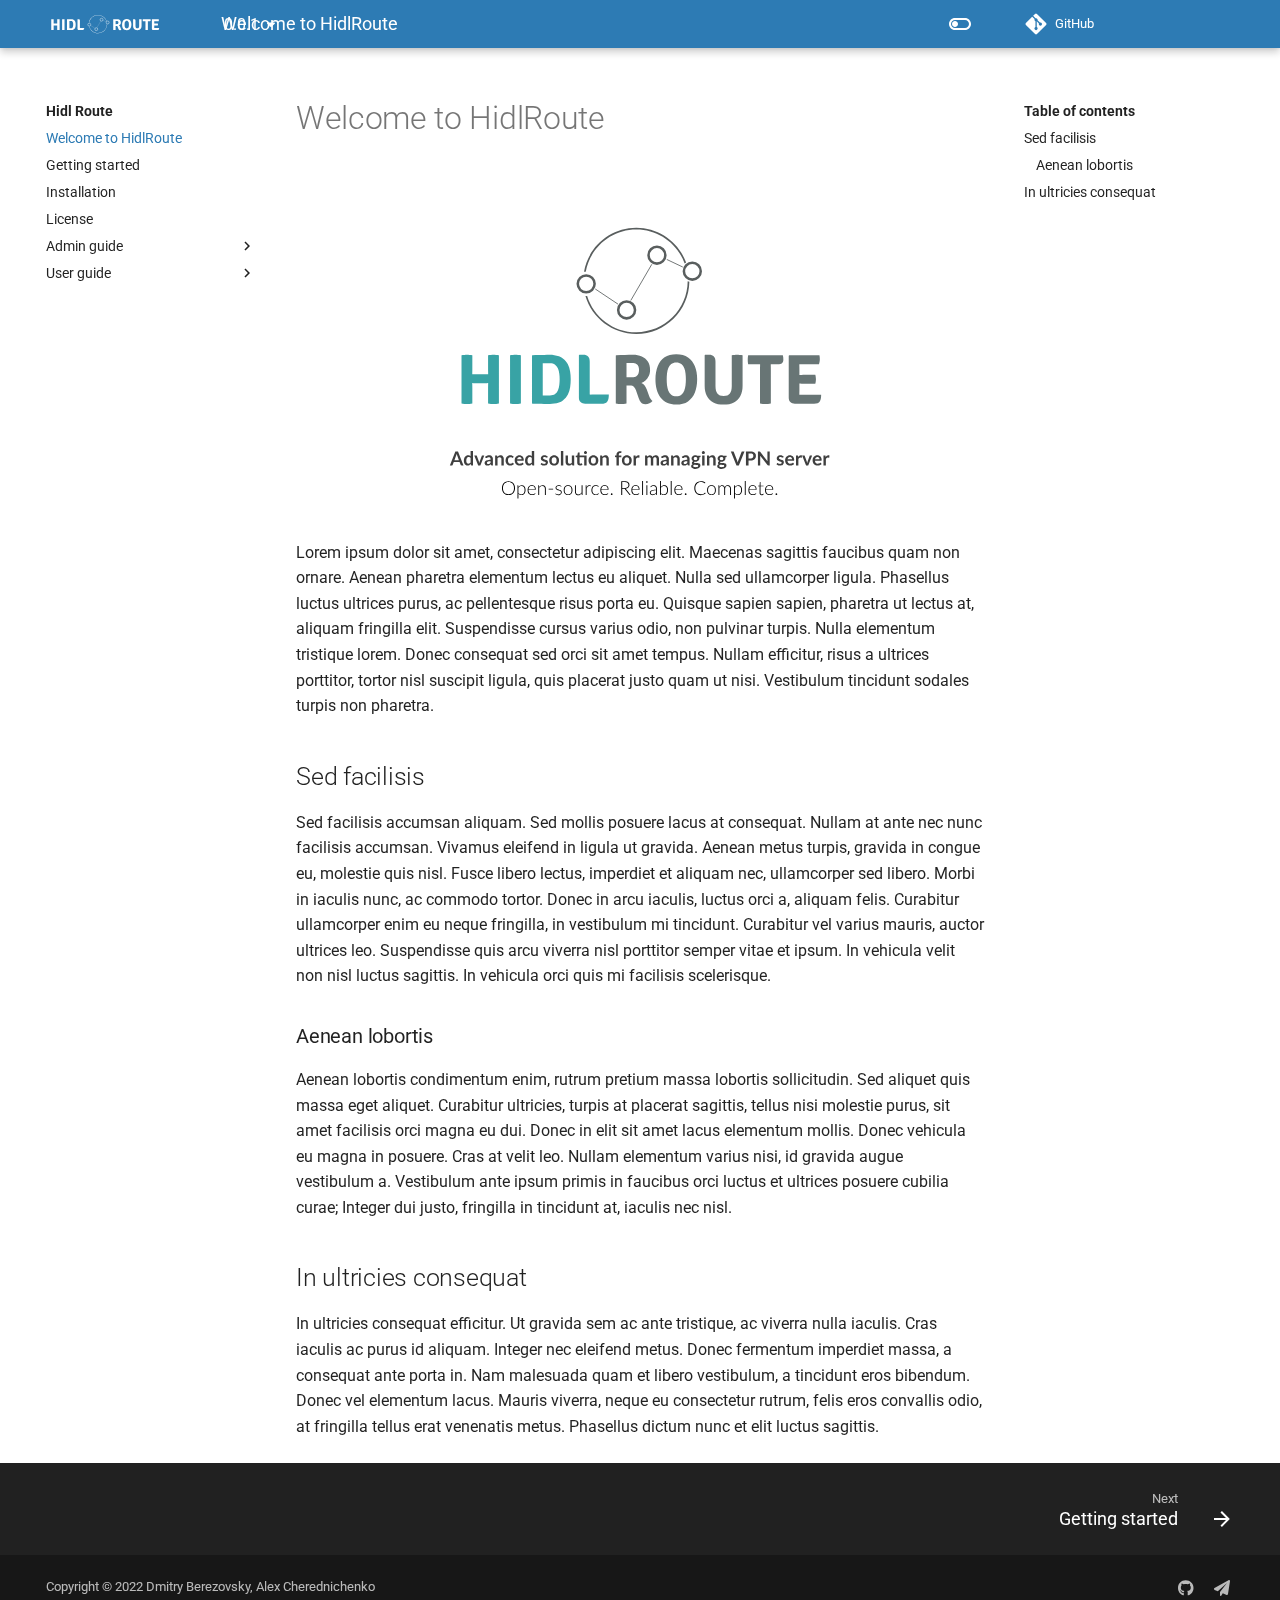
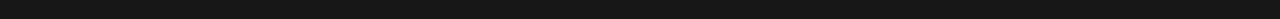
<file: index.html>
<!DOCTYPE html>
<html>
<head>
  <meta charset="utf-8">
  <title>Redirecting</title>
  <noscript>
    <meta http-equiv="refresh" content="1; url=0.0.1/" />
  </noscript>
  <script>
    window.location.replace("0.0.1/" + window.location.hash);
  </script>
</head>
<body>
  Redirecting to <a href="0.0.1/">0.0.1/</a>...
</body>
</html>
</file>
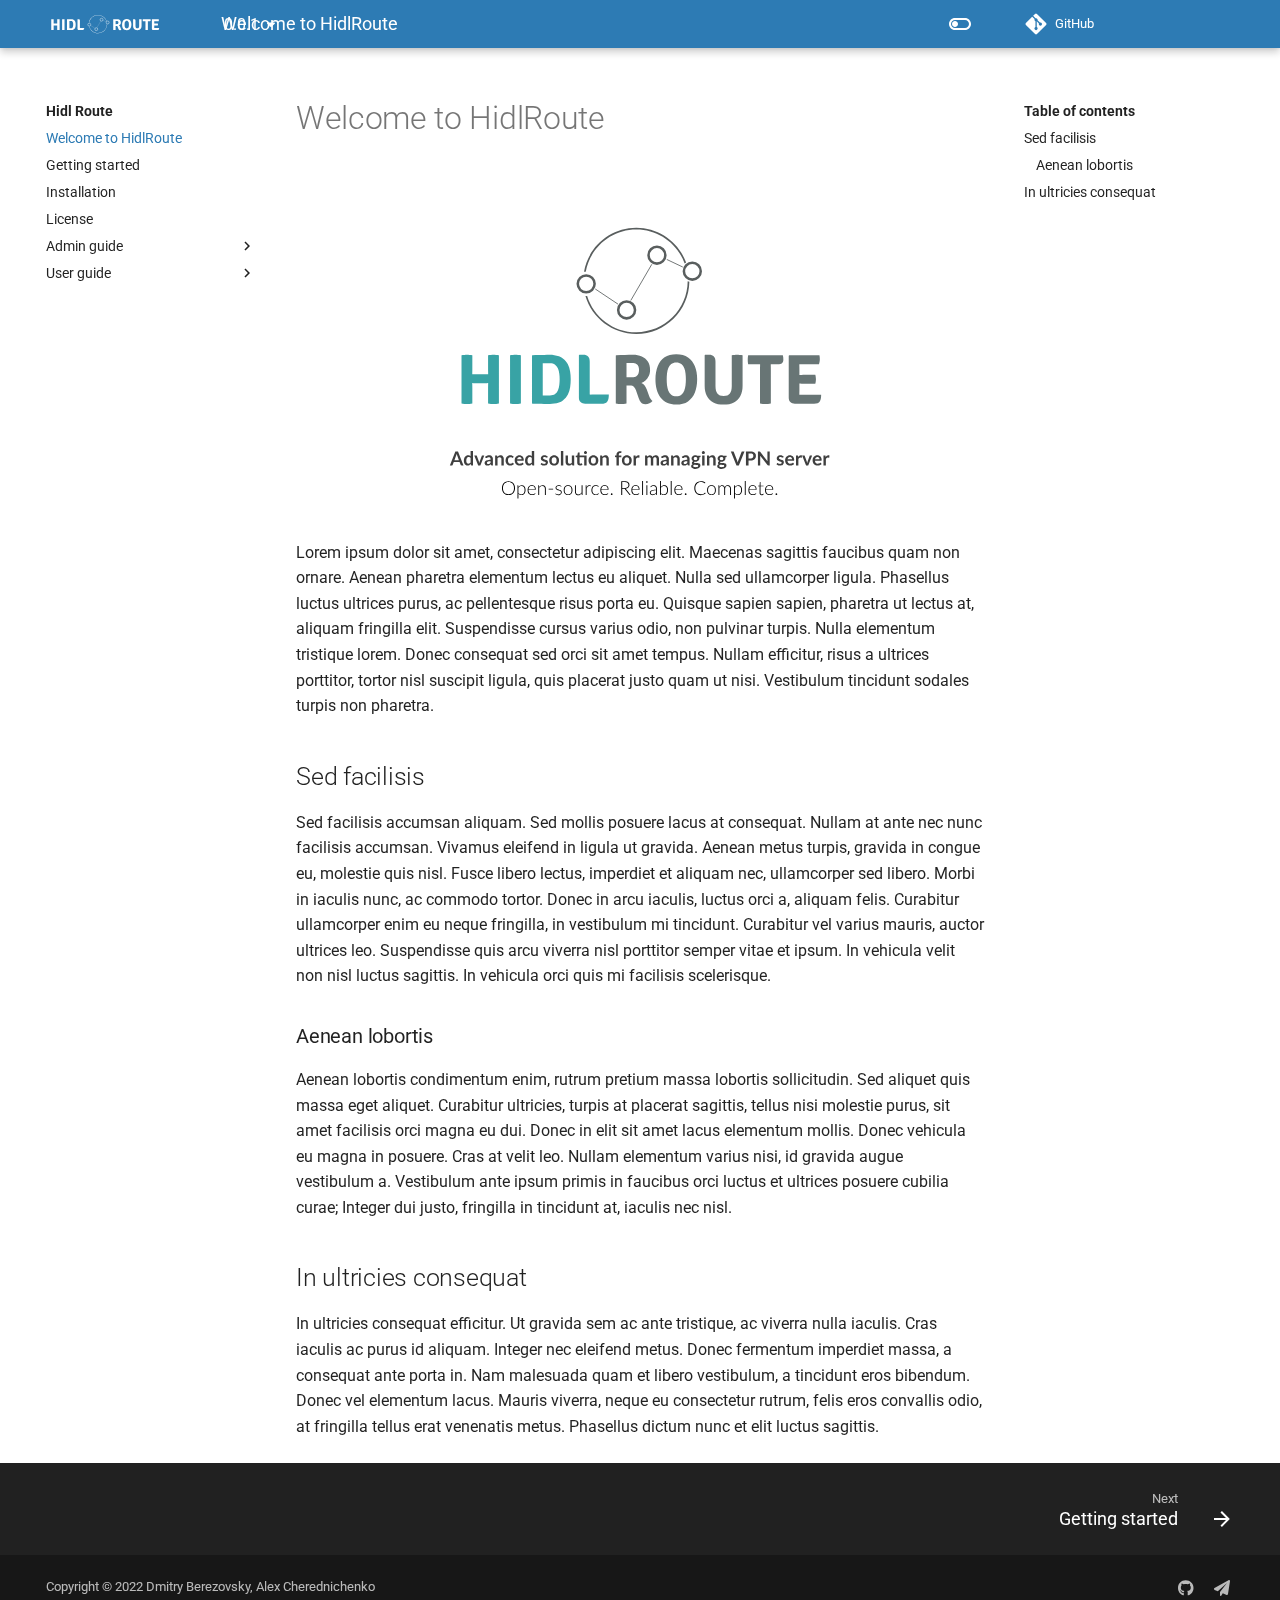
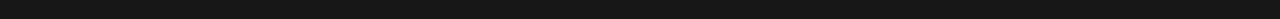
<file: 0.0.1/index.html>
<!doctype html>
<html lang="en" class="no-js">
  <head>
    
      <meta charset="utf-8">
      <meta name="viewport" content="width=device-width,initial-scale=1">
      
        <meta name="description" content="HidlRoute - an open-source VPN management system">
      
      
      
        <link rel="canonical" href="https://hidlroute.org/0.0.1/">
      
      <link rel="icon" href="assets/images/favicon.png">
      <meta name="generator" content="mkdocs-1.3.0, mkdocs-material-8.2.16">
    
    
      
        <title>Welcome to HidlRoute - Hidl Route</title>
      
    
    
      <link rel="stylesheet" href="assets/stylesheets/main.1c3799f8.min.css">
      
        
        <link rel="stylesheet" href="assets/stylesheets/palette.cc9b2e1e.min.css">
        
      
    
    
    
      
        
        
        <link rel="preconnect" href="https://fonts.gstatic.com" crossorigin>
        <link rel="stylesheet" href="https://fonts.googleapis.com/css?family=Roboto:300,300i,400,400i,700,700i%7CRoboto+Mono:400,400i,700,700i&display=fallback">
        <style>:root{--md-text-font:"Roboto";--md-code-font:"Roboto Mono"}</style>
      
    
    
      <link rel="stylesheet" href="assets/styles/hidlroute.css">
    
    <script>__md_scope=new URL(".",location),__md_get=(e,_=localStorage,t=__md_scope)=>JSON.parse(_.getItem(t.pathname+"."+e)),__md_set=(e,_,t=localStorage,a=__md_scope)=>{try{t.setItem(a.pathname+"."+e,JSON.stringify(_))}catch(e){}}</script>
    
      
  


  
  


  <script>function gtag(){dataLayer.push(arguments)}window.dataLayer=window.dataLayer||[],gtag("js",new Date),gtag("config","G-Y6Z53D0FCQ"),document.addEventListener("DOMContentLoaded",function(){document.forms.search&&document.forms.search.query.addEventListener("blur",function(){this.value&&gtag("event","search",{search_term:this.value})}),"undefined"!=typeof location$&&location$.subscribe(function(e){gtag("config","G-Y6Z53D0FCQ",{page_path:e.pathname})})})</script>
  <script async src="https://www.googletagmanager.com/gtag/js?id=G-Y6Z53D0FCQ"></script>


    
    
  
  
    
  
  <meta property="og:type" content="website" />
  <meta property="og:title" content="Hidl Route - Welcome to HidlRoute" />
  <meta property="og:description" content="HidlRoute - an open-source VPN management system" />
  <meta property="og:url" content="https://hidlroute.org/0.0.1/" />
  <meta property="og:image" content="https://hidlroute.org/0.0.1/assets/images/ogimage.png" />
  <meta property="og:image:type" content="image/png" />
  <meta property="og:image:width" content="1200" />
  <meta property="og:image:height" content="630" />
  <!-- Twitter -->
  <meta name="twitter:title" content="Hidl Route - Welcome to HidlRoute"/>
  <meta name="twitter:description" content="HidlRoute - an open-source VPN management system"/>
  <meta name="twitter:url" content="https://hidlroute.org/0.0.1/"/>

  </head>
  
  
    
    
      
    
    
    
    
    <body dir="ltr" data-md-color-scheme="default" data-md-color-primary="" data-md-color-accent="">
  
    
    
      <script>var palette=__md_get("__palette");if(palette&&"object"==typeof palette.color)for(var key of Object.keys(palette.color))document.body.setAttribute("data-md-color-"+key,palette.color[key])</script>
    
    <input class="md-toggle" data-md-toggle="drawer" type="checkbox" id="__drawer" autocomplete="off">
    <input class="md-toggle" data-md-toggle="search" type="checkbox" id="__search" autocomplete="off">
    <label class="md-overlay" for="__drawer"></label>
    <div data-md-component="skip">
      
        
        <a href="#sed-facilisis" class="md-skip">
          Skip to content
        </a>
      
    </div>
    <div data-md-component="announce">
      
    </div>
    
      <div data-md-component="outdated" hidden>
        <aside class="md-banner md-banner--warning">
          
            <div class="md-banner__inner md-grid md-typeset">
              
  You're not viewing the latest version.
  <a href="../.">
    <strong>Click here to go to latest.</strong>
  </a>

            </div>
            <script>var el=document.querySelector("[data-md-component=outdated]"),outdated=__md_get("__outdated",sessionStorage);!0===outdated&&el&&(el.hidden=!1)</script>
          
        </aside>
      </div>
    
    
      

<header class="md-header" data-md-component="header">
  <nav class="md-header__inner md-grid" aria-label="Header">
    <a href="." title="Hidl Route" class="md-header__button md-logo" aria-label="Hidl Route" data-md-component="logo">
      
  <img src="assets/images/logo-white-hor-small.svg" alt="logo">

    </a>
    <label class="md-header__button md-icon" for="__drawer">
      <svg xmlns="http://www.w3.org/2000/svg" viewBox="0 0 24 24"><path d="M3 6h18v2H3V6m0 5h18v2H3v-2m0 5h18v2H3v-2Z"/></svg>
    </label>
    <div class="md-header__title" data-md-component="header-title">
      <div class="md-header__ellipsis">
        <div class="md-header__topic">
          <span class="md-ellipsis">
            Hidl Route
          </span>
        </div>
        <div class="md-header__topic" data-md-component="header-topic">
          <span class="md-ellipsis">
            
              Welcome to HidlRoute
            
          </span>
        </div>
      </div>
    </div>
    
      <form class="md-header__option" data-md-component="palette">
        
          
          
          <input class="md-option" data-md-color-media="(prefers-color-scheme: light)" data-md-color-scheme="default" data-md-color-primary="" data-md-color-accent=""  aria-label="Switch to dark mode"  type="radio" name="__palette" id="__palette_1">
          
            <label class="md-header__button md-icon" title="Switch to dark mode" for="__palette_2" hidden>
              <svg xmlns="http://www.w3.org/2000/svg" viewBox="0 0 24 24"><path d="M17 6H7c-3.31 0-6 2.69-6 6s2.69 6 6 6h10c3.31 0 6-2.69 6-6s-2.69-6-6-6zm0 10H7c-2.21 0-4-1.79-4-4s1.79-4 4-4h10c2.21 0 4 1.79 4 4s-1.79 4-4 4zM7 9c-1.66 0-3 1.34-3 3s1.34 3 3 3 3-1.34 3-3-1.34-3-3-3z"/></svg>
            </label>
          
        
          
          
          <input class="md-option" data-md-color-media="(prefers-color-scheme: dark)" data-md-color-scheme="slate" data-md-color-primary="" data-md-color-accent=""  aria-label="Switch to light mode"  type="radio" name="__palette" id="__palette_2">
          
            <label class="md-header__button md-icon" title="Switch to light mode" for="__palette_1" hidden>
              <svg xmlns="http://www.w3.org/2000/svg" viewBox="0 0 24 24"><path d="M17 7H7a5 5 0 0 0-5 5 5 5 0 0 0 5 5h10a5 5 0 0 0 5-5 5 5 0 0 0-5-5m0 8a3 3 0 0 1-3-3 3 3 0 0 1 3-3 3 3 0 0 1 3 3 3 3 0 0 1-3 3Z"/></svg>
            </label>
          
        
      </form>
    
    
    
    
      <div class="md-header__source">
        <a href="https://github.com/HidlRoute/hidlroute-server" title="Go to repository" class="md-source" data-md-component="source">
  <div class="md-source__icon md-icon">
    
    <svg xmlns="http://www.w3.org/2000/svg" viewBox="0 0 448 512"><!--! Font Awesome Free 6.1.1 by @fontawesome - https://fontawesome.com License - https://fontawesome.com/license/free (Icons: CC BY 4.0, Fonts: SIL OFL 1.1, Code: MIT License) Copyright 2022 Fonticons, Inc.--><path d="M439.55 236.05 244 40.45a28.87 28.87 0 0 0-40.81 0l-40.66 40.63 51.52 51.52c27.06-9.14 52.68 16.77 43.39 43.68l49.66 49.66c34.23-11.8 61.18 31 35.47 56.69-26.49 26.49-70.21-2.87-56-37.34L240.22 199v121.85c25.3 12.54 22.26 41.85 9.08 55a34.34 34.34 0 0 1-48.55 0c-17.57-17.6-11.07-46.91 11.25-56v-123c-20.8-8.51-24.6-30.74-18.64-45L142.57 101 8.45 235.14a28.86 28.86 0 0 0 0 40.81l195.61 195.6a28.86 28.86 0 0 0 40.8 0l194.69-194.69a28.86 28.86 0 0 0 0-40.81z"/></svg>
  </div>
  <div class="md-source__repository">
    GitHub
  </div>
</a>
      </div>
    
  </nav>
  
</header>
    
    <div class="md-container" data-md-component="container">
      
      
        
          
        
      
      <main class="md-main" data-md-component="main">
        <div class="md-main__inner md-grid">
          
            
              
              <div class="md-sidebar md-sidebar--primary" data-md-component="sidebar" data-md-type="navigation" >
                <div class="md-sidebar__scrollwrap">
                  <div class="md-sidebar__inner">
                    


<nav class="md-nav md-nav--primary" aria-label="Navigation" data-md-level="0">
  <label class="md-nav__title" for="__drawer">
    <a href="." title="Hidl Route" class="md-nav__button md-logo" aria-label="Hidl Route" data-md-component="logo">
      
  <img src="assets/images/logo-white-hor-small.svg" alt="logo">

    </a>
    Hidl Route
  </label>
  
    <div class="md-nav__source">
      <a href="https://github.com/HidlRoute/hidlroute-server" title="Go to repository" class="md-source" data-md-component="source">
  <div class="md-source__icon md-icon">
    
    <svg xmlns="http://www.w3.org/2000/svg" viewBox="0 0 448 512"><!--! Font Awesome Free 6.1.1 by @fontawesome - https://fontawesome.com License - https://fontawesome.com/license/free (Icons: CC BY 4.0, Fonts: SIL OFL 1.1, Code: MIT License) Copyright 2022 Fonticons, Inc.--><path d="M439.55 236.05 244 40.45a28.87 28.87 0 0 0-40.81 0l-40.66 40.63 51.52 51.52c27.06-9.14 52.68 16.77 43.39 43.68l49.66 49.66c34.23-11.8 61.18 31 35.47 56.69-26.49 26.49-70.21-2.87-56-37.34L240.22 199v121.85c25.3 12.54 22.26 41.85 9.08 55a34.34 34.34 0 0 1-48.55 0c-17.57-17.6-11.07-46.91 11.25-56v-123c-20.8-8.51-24.6-30.74-18.64-45L142.57 101 8.45 235.14a28.86 28.86 0 0 0 0 40.81l195.61 195.6a28.86 28.86 0 0 0 40.8 0l194.69-194.69a28.86 28.86 0 0 0 0-40.81z"/></svg>
  </div>
  <div class="md-source__repository">
    GitHub
  </div>
</a>
    </div>
  
  <ul class="md-nav__list" data-md-scrollfix>
    
      
      
      

  
  
    
  
  
    <li class="md-nav__item md-nav__item--active">
      
      <input class="md-nav__toggle md-toggle" data-md-toggle="toc" type="checkbox" id="__toc">
      
      
      
        <label class="md-nav__link md-nav__link--active" for="__toc">
          Welcome to HidlRoute
          <span class="md-nav__icon md-icon"></span>
        </label>
      
      <a href="." class="md-nav__link md-nav__link--active">
        Welcome to HidlRoute
      </a>
      
        

<nav class="md-nav md-nav--secondary" aria-label="Table of contents">
  
  
  
  
    <label class="md-nav__title" for="__toc">
      <span class="md-nav__icon md-icon"></span>
      Table of contents
    </label>
    <ul class="md-nav__list" data-md-component="toc" data-md-scrollfix>
      
        <li class="md-nav__item">
  <a href="#sed-facilisis" class="md-nav__link">
    Sed facilisis
  </a>
  
    <nav class="md-nav" aria-label="Sed facilisis">
      <ul class="md-nav__list">
        
          <li class="md-nav__item">
  <a href="#aenean-lobortis" class="md-nav__link">
    Aenean lobortis
  </a>
  
</li>
        
      </ul>
    </nav>
  
</li>
      
        <li class="md-nav__item">
  <a href="#in-ultricies-consequat" class="md-nav__link">
    In ultricies consequat
  </a>
  
</li>
      
    </ul>
  
</nav>
      
    </li>
  

    
      
      
      

  
  
  
    <li class="md-nav__item">
      <a href="getting-started/" class="md-nav__link">
        Getting started
      </a>
    </li>
  

    
      
      
      

  
  
  
    <li class="md-nav__item">
      <a href="installation/" class="md-nav__link">
        Installation
      </a>
    </li>
  

    
      
      
      

  
  
  
    <li class="md-nav__item">
      <a href="license/" class="md-nav__link">
        License
      </a>
    </li>
  

    
      
      
      

  
  
  
    
    <li class="md-nav__item md-nav__item--nested">
      
      
        <input class="md-nav__toggle md-toggle" data-md-toggle="__nav_5" type="checkbox" id="__nav_5" >
      
      
      
      
        <label class="md-nav__link" for="__nav_5">
          Admin guide
          <span class="md-nav__icon md-icon"></span>
        </label>
      
      <nav class="md-nav" aria-label="Admin guide" data-md-level="1">
        <label class="md-nav__title" for="__nav_5">
          <span class="md-nav__icon md-icon"></span>
          Admin guide
        </label>
        <ul class="md-nav__list" data-md-scrollfix>
          
            
              
  
  
  
    <li class="md-nav__item">
      <a href="admin-guide/" class="md-nav__link">
        Creating new server
      </a>
    </li>
  

            
          
        </ul>
      </nav>
    </li>
  

    
      
      
      

  
  
  
    
    <li class="md-nav__item md-nav__item--nested">
      
      
        <input class="md-nav__toggle md-toggle" data-md-toggle="__nav_6" type="checkbox" id="__nav_6" >
      
      
      
      
        <label class="md-nav__link" for="__nav_6">
          User guide
          <span class="md-nav__icon md-icon"></span>
        </label>
      
      <nav class="md-nav" aria-label="User guide" data-md-level="1">
        <label class="md-nav__title" for="__nav_6">
          <span class="md-nav__icon md-icon"></span>
          User guide
        </label>
        <ul class="md-nav__list" data-md-scrollfix>
          
            
              
  
  
  
    <li class="md-nav__item">
      <a href="user-guide/connecting-your-device/" class="md-nav__link">
        Connecting your device
      </a>
    </li>
  

            
          
            
              
  
  
  
    <li class="md-nav__item">
      <a href="user-guide/enabling-2FA/" class="md-nav__link">
        Enabling Two-Factor Authentication
      </a>
    </li>
  

            
          
        </ul>
      </nav>
    </li>
  

    
  </ul>
</nav>
                  </div>
                </div>
              </div>
            
            
              
              <div class="md-sidebar md-sidebar--secondary" data-md-component="sidebar" data-md-type="toc" >
                <div class="md-sidebar__scrollwrap">
                  <div class="md-sidebar__inner">
                    

<nav class="md-nav md-nav--secondary" aria-label="Table of contents">
  
  
  
  
    <label class="md-nav__title" for="__toc">
      <span class="md-nav__icon md-icon"></span>
      Table of contents
    </label>
    <ul class="md-nav__list" data-md-component="toc" data-md-scrollfix>
      
        <li class="md-nav__item">
  <a href="#sed-facilisis" class="md-nav__link">
    Sed facilisis
  </a>
  
    <nav class="md-nav" aria-label="Sed facilisis">
      <ul class="md-nav__list">
        
          <li class="md-nav__item">
  <a href="#aenean-lobortis" class="md-nav__link">
    Aenean lobortis
  </a>
  
</li>
        
      </ul>
    </nav>
  
</li>
      
        <li class="md-nav__item">
  <a href="#in-ultricies-consequat" class="md-nav__link">
    In ultricies consequat
  </a>
  
</li>
      
    </ul>
  
</nav>
                  </div>
                </div>
              </div>
            
          
          <div class="md-content" data-md-component="content">
            <article class="md-content__inner md-typeset">
              
                
  <a href="https://github.com/HidlRoute/hidlroute-server/edit/master/docs/index.md" title="Edit this page" class="md-content__button md-icon">
    <svg xmlns="http://www.w3.org/2000/svg" viewBox="0 0 24 24"><path d="M20.71 7.04c.39-.39.39-1.04 0-1.41l-2.34-2.34c-.37-.39-1.02-.39-1.41 0l-1.84 1.83 3.75 3.75M3 17.25V21h3.75L17.81 9.93l-3.75-3.75L3 17.25Z"/></svg>
  </a>



  <h1>Welcome to HidlRoute</h1>

<p><img src="assets/images/intro-banner.svg" align="center"/></p>
<p>Lorem ipsum dolor sit amet, consectetur adipiscing elit. Maecenas sagittis faucibus quam non ornare. Aenean pharetra
elementum lectus eu aliquet. Nulla sed ullamcorper ligula. Phasellus luctus ultrices purus, ac pellentesque risus porta
eu. Quisque sapien sapien, pharetra ut lectus at, aliquam fringilla elit. Suspendisse cursus varius odio, non pulvinar
turpis. Nulla elementum tristique lorem. Donec consequat sed orci sit amet tempus. Nullam efficitur, risus a ultrices
porttitor, tortor nisl suscipit ligula, quis placerat justo quam ut nisi. Vestibulum tincidunt sodales turpis non
pharetra.</p>
<h2 id="sed-facilisis">Sed facilisis</h2>
<p>Sed facilisis accumsan aliquam. Sed mollis posuere lacus at consequat. Nullam at ante nec nunc facilisis accumsan.
Vivamus eleifend in ligula ut gravida. Aenean metus turpis, gravida in congue eu, molestie quis nisl. Fusce libero
lectus, imperdiet et aliquam nec, ullamcorper sed libero. Morbi in iaculis nunc, ac commodo tortor. Donec in arcu
iaculis, luctus orci a, aliquam felis. Curabitur ullamcorper enim eu neque fringilla, in vestibulum mi tincidunt.
Curabitur vel varius mauris, auctor ultrices leo. Suspendisse quis arcu viverra nisl porttitor semper vitae et ipsum. In
vehicula velit non nisl luctus sagittis. In vehicula orci quis mi facilisis scelerisque.</p>
<h3 id="aenean-lobortis">Aenean lobortis</h3>
<p>Aenean lobortis condimentum enim, rutrum pretium massa lobortis sollicitudin. Sed aliquet quis massa eget aliquet.
Curabitur ultricies, turpis at placerat sagittis, tellus nisi molestie purus, sit amet facilisis orci magna eu dui.
Donec in elit sit amet lacus elementum mollis. Donec vehicula eu magna in posuere. Cras at velit leo. Nullam elementum
varius nisi, id gravida augue vestibulum a. Vestibulum ante ipsum primis in faucibus orci luctus et ultrices posuere
cubilia curae; Integer dui justo, fringilla in tincidunt at, iaculis nec nisl.</p>
<h2 id="in-ultricies-consequat">In ultricies consequat</h2>
<p>In ultricies consequat efficitur. Ut gravida sem ac ante tristique, ac viverra nulla iaculis. Cras iaculis ac purus id
aliquam. Integer nec eleifend metus. Donec fermentum imperdiet massa, a consequat ante porta in. Nam malesuada quam et
libero vestibulum, a tincidunt eros bibendum. Donec vel elementum lacus. Mauris viverra, neque eu consectetur rutrum,
felis eros convallis odio, at fringilla tellus erat venenatis metus. Phasellus dictum nunc et elit luctus sagittis.</p>

              
            </article>
          </div>
        </div>
        
      </main>
      
        <footer class="md-footer">
  
    <nav class="md-footer__inner md-grid" aria-label="Footer">
      
      
        
        <a href="getting-started/" class="md-footer__link md-footer__link--next" aria-label="Next: Getting started" rel="next">
          <div class="md-footer__title">
            <div class="md-ellipsis">
              <span class="md-footer__direction">
                Next
              </span>
              Getting started
            </div>
          </div>
          <div class="md-footer__button md-icon">
            <svg xmlns="http://www.w3.org/2000/svg" viewBox="0 0 24 24"><path d="M4 11v2h12l-5.5 5.5 1.42 1.42L19.84 12l-7.92-7.92L10.5 5.5 16 11H4Z"/></svg>
          </div>
        </a>
      
    </nav>
  
  <div class="md-footer-meta md-typeset">
    <div class="md-footer-meta__inner md-grid">
      <div class="md-copyright">
  
    <div class="md-copyright__highlight">
      Copyright &copy; 2022 Dmitry Berezovsky, Alex Cherednichenko
    </div>
  
  
</div>
      
        <div class="md-social">
  
    
    
      
      
    
    <a href="https://github.com/HidlRoute/hidlroute-server" target="_blank" rel="noopener" title="github.com" class="md-social__link">
      <svg xmlns="http://www.w3.org/2000/svg" viewBox="0 0 496 512"><!--! Font Awesome Free 6.1.1 by @fontawesome - https://fontawesome.com License - https://fontawesome.com/license/free (Icons: CC BY 4.0, Fonts: SIL OFL 1.1, Code: MIT License) Copyright 2022 Fonticons, Inc.--><path d="M165.9 397.4c0 2-2.3 3.6-5.2 3.6-3.3.3-5.6-1.3-5.6-3.6 0-2 2.3-3.6 5.2-3.6 3-.3 5.6 1.3 5.6 3.6zm-31.1-4.5c-.7 2 1.3 4.3 4.3 4.9 2.6 1 5.6 0 6.2-2s-1.3-4.3-4.3-5.2c-2.6-.7-5.5.3-6.2 2.3zm44.2-1.7c-2.9.7-4.9 2.6-4.6 4.9.3 2 2.9 3.3 5.9 2.6 2.9-.7 4.9-2.6 4.6-4.6-.3-1.9-3-3.2-5.9-2.9zM244.8 8C106.1 8 0 113.3 0 252c0 110.9 69.8 205.8 169.5 239.2 12.8 2.3 17.3-5.6 17.3-12.1 0-6.2-.3-40.4-.3-61.4 0 0-70 15-84.7-29.8 0 0-11.4-29.1-27.8-36.6 0 0-22.9-15.7 1.6-15.4 0 0 24.9 2 38.6 25.8 21.9 38.6 58.6 27.5 72.9 20.9 2.3-16 8.8-27.1 16-33.7-55.9-6.2-112.3-14.3-112.3-110.5 0-27.5 7.6-41.3 23.6-58.9-2.6-6.5-11.1-33.3 2.6-67.9 20.9-6.5 69 27 69 27 20-5.6 41.5-8.5 62.8-8.5s42.8 2.9 62.8 8.5c0 0 48.1-33.6 69-27 13.7 34.7 5.2 61.4 2.6 67.9 16 17.7 25.8 31.5 25.8 58.9 0 96.5-58.9 104.2-114.8 110.5 9.2 7.9 17 22.9 17 46.4 0 33.7-.3 75.4-.3 83.6 0 6.5 4.6 14.4 17.3 12.1C428.2 457.8 496 362.9 496 252 496 113.3 383.5 8 244.8 8zM97.2 352.9c-1.3 1-1 3.3.7 5.2 1.6 1.6 3.9 2.3 5.2 1 1.3-1 1-3.3-.7-5.2-1.6-1.6-3.9-2.3-5.2-1zm-10.8-8.1c-.7 1.3.3 2.9 2.3 3.9 1.6 1 3.6.7 4.3-.7.7-1.3-.3-2.9-2.3-3.9-2-.6-3.6-.3-4.3.7zm32.4 35.6c-1.6 1.3-1 4.3 1.3 6.2 2.3 2.3 5.2 2.6 6.5 1 1.3-1.3.7-4.3-1.3-6.2-2.2-2.3-5.2-2.6-6.5-1zm-11.4-14.7c-1.6 1-1.6 3.6 0 5.9 1.6 2.3 4.3 3.3 5.6 2.3 1.6-1.3 1.6-3.9 0-6.2-1.4-2.3-4-3.3-5.6-2z"/></svg>
    </a>
  
    
    
    <a href="mailto:hidlroute-dev@googlegroups.com" target="_blank" rel="noopener" title="" class="md-social__link">
      <svg xmlns="http://www.w3.org/2000/svg" viewBox="0 0 512 512"><!--! Font Awesome Free 6.1.1 by @fontawesome - https://fontawesome.com License - https://fontawesome.com/license/free (Icons: CC BY 4.0, Fonts: SIL OFL 1.1, Code: MIT License) Copyright 2022 Fonticons, Inc.--><path d="m511.6 36.86-64 415.1a32.008 32.008 0 0 1-31.65 27.147c-4.188 0-8.319-.815-12.29-2.472l-122.6-51.1-50.86 76.29C226.3 508.5 219.8 512 212.8 512c-11.5 0-20.8-9.3-20.8-20.8v-96.18c0-7.115 2.372-14.03 6.742-19.64L416 96 122.3 360.3 19.69 317.5C8.438 312.8.812 302.2.062 289.1s5.47-23.72 16.06-29.77l448-255.1c10.69-6.109 23.88-5.547 34 1.406S513.5 24.72 511.6 36.86z"/></svg>
    </a>
  
</div>
      
    </div>
  </div>
</footer>
      
    </div>
    <div class="md-dialog" data-md-component="dialog">
      <div class="md-dialog__inner md-typeset"></div>
    </div>
    <script id="__config" type="application/json">{"base": ".", "features": ["navigation.tracking", "content.tooltips"], "search": "assets/javascripts/workers/search.2a1c317c.min.js", "translations": {"clipboard.copied": "Copied to clipboard", "clipboard.copy": "Copy to clipboard", "search.config.lang": "en", "search.config.pipeline": "trimmer, stopWordFilter", "search.config.separator": "[\\s\\-]+", "search.placeholder": "Search", "search.result.more.one": "1 more on this page", "search.result.more.other": "# more on this page", "search.result.none": "No matching documents", "search.result.one": "1 matching document", "search.result.other": "# matching documents", "search.result.placeholder": "Type to start searching", "search.result.term.missing": "Missing", "select.version.title": "Select version"}, "version": {"default": "latest", "provider": "mike"}}</script>
    
    
      <script src="assets/javascripts/bundle.3a4b43e5.min.js"></script>
      
    
  </body>
</html>
</file>
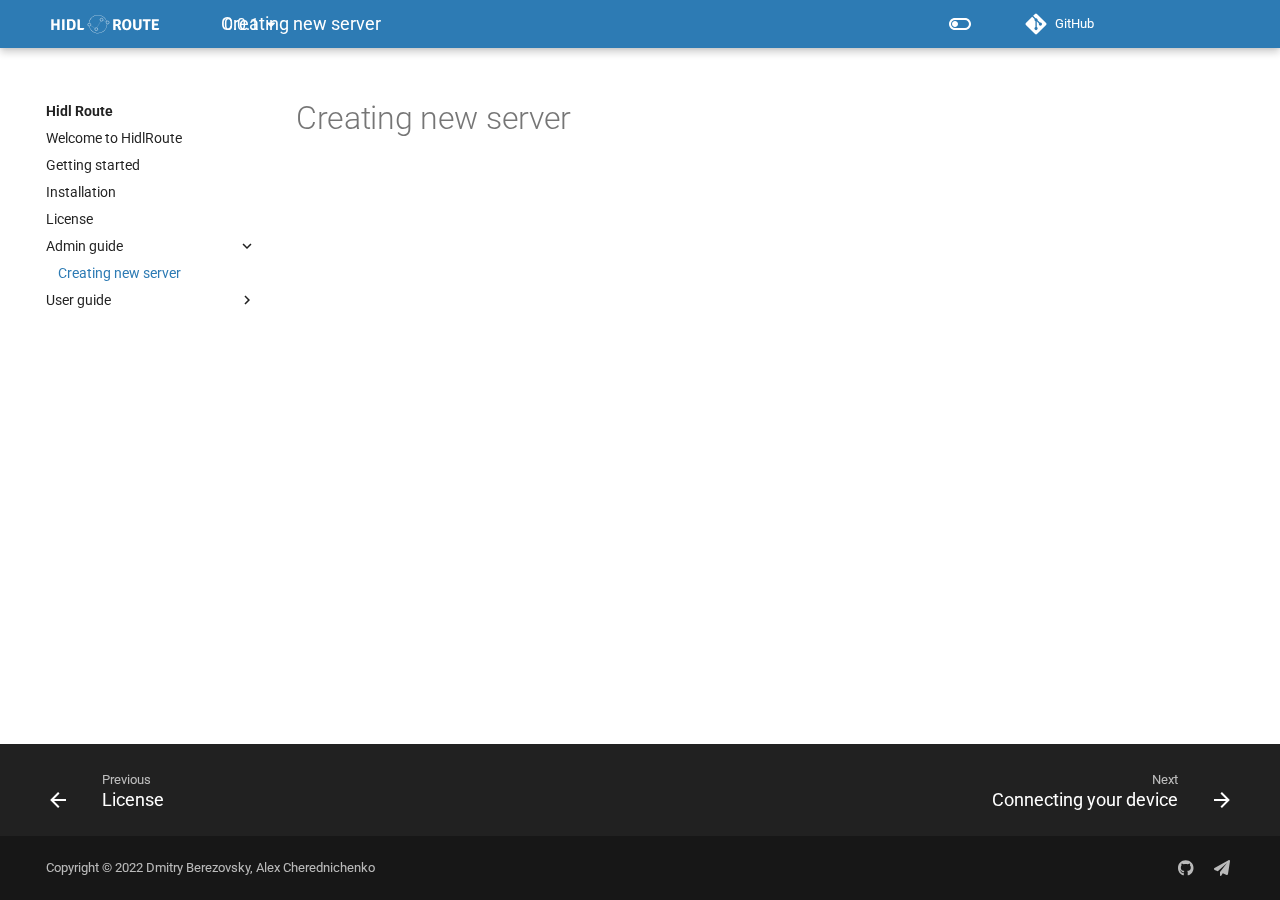
<file: 0.0.1/admin-guide/index.html>
<!doctype html>
<html lang="en" class="no-js">
  <head>
    
      <meta charset="utf-8">
      <meta name="viewport" content="width=device-width,initial-scale=1">
      
        <meta name="description" content="HidlRoute - an open-source VPN management system">
      
      
      
        <link rel="canonical" href="https://hidlroute.org/0.0.1/admin-guide/">
      
      <link rel="icon" href="../assets/images/favicon.png">
      <meta name="generator" content="mkdocs-1.3.0, mkdocs-material-8.2.16">
    
    
      
        <title>Creating new server - Hidl Route</title>
      
    
    
      <link rel="stylesheet" href="../assets/stylesheets/main.1c3799f8.min.css">
      
        
        <link rel="stylesheet" href="../assets/stylesheets/palette.cc9b2e1e.min.css">
        
      
    
    
    
      
        
        
        <link rel="preconnect" href="https://fonts.gstatic.com" crossorigin>
        <link rel="stylesheet" href="https://fonts.googleapis.com/css?family=Roboto:300,300i,400,400i,700,700i%7CRoboto+Mono:400,400i,700,700i&display=fallback">
        <style>:root{--md-text-font:"Roboto";--md-code-font:"Roboto Mono"}</style>
      
    
    
      <link rel="stylesheet" href="../assets/styles/hidlroute.css">
    
    <script>__md_scope=new URL("..",location),__md_get=(e,_=localStorage,t=__md_scope)=>JSON.parse(_.getItem(t.pathname+"."+e)),__md_set=(e,_,t=localStorage,a=__md_scope)=>{try{t.setItem(a.pathname+"."+e,JSON.stringify(_))}catch(e){}}</script>
    
      
  


  
  


  <script>function gtag(){dataLayer.push(arguments)}window.dataLayer=window.dataLayer||[],gtag("js",new Date),gtag("config","G-Y6Z53D0FCQ"),document.addEventListener("DOMContentLoaded",function(){document.forms.search&&document.forms.search.query.addEventListener("blur",function(){this.value&&gtag("event","search",{search_term:this.value})}),"undefined"!=typeof location$&&location$.subscribe(function(e){gtag("config","G-Y6Z53D0FCQ",{page_path:e.pathname})})})</script>
  <script async src="https://www.googletagmanager.com/gtag/js?id=G-Y6Z53D0FCQ"></script>


    
    
  
  
    
  
  <meta property="og:type" content="website" />
  <meta property="og:title" content="Hidl Route - Creating new server" />
  <meta property="og:description" content="HidlRoute - an open-source VPN management system" />
  <meta property="og:url" content="https://hidlroute.org/0.0.1/admin-guide/" />
  <meta property="og:image" content="https://hidlroute.org/0.0.1/assets/images/ogimage.png" />
  <meta property="og:image:type" content="image/png" />
  <meta property="og:image:width" content="1200" />
  <meta property="og:image:height" content="630" />
  <!-- Twitter -->
  <meta name="twitter:title" content="Hidl Route - Creating new server"/>
  <meta name="twitter:description" content="HidlRoute - an open-source VPN management system"/>
  <meta name="twitter:url" content="https://hidlroute.org/0.0.1/admin-guide/"/>

  </head>
  
  
    
    
      
    
    
    
    
    <body dir="ltr" data-md-color-scheme="default" data-md-color-primary="" data-md-color-accent="">
  
    
    
      <script>var palette=__md_get("__palette");if(palette&&"object"==typeof palette.color)for(var key of Object.keys(palette.color))document.body.setAttribute("data-md-color-"+key,palette.color[key])</script>
    
    <input class="md-toggle" data-md-toggle="drawer" type="checkbox" id="__drawer" autocomplete="off">
    <input class="md-toggle" data-md-toggle="search" type="checkbox" id="__search" autocomplete="off">
    <label class="md-overlay" for="__drawer"></label>
    <div data-md-component="skip">
      
        
        <a href="#creating-new-server" class="md-skip">
          Skip to content
        </a>
      
    </div>
    <div data-md-component="announce">
      
    </div>
    
      <div data-md-component="outdated" hidden>
        <aside class="md-banner md-banner--warning">
          
            <div class="md-banner__inner md-grid md-typeset">
              
  You're not viewing the latest version.
  <a href="../..">
    <strong>Click here to go to latest.</strong>
  </a>

            </div>
            <script>var el=document.querySelector("[data-md-component=outdated]"),outdated=__md_get("__outdated",sessionStorage);!0===outdated&&el&&(el.hidden=!1)</script>
          
        </aside>
      </div>
    
    
      

<header class="md-header" data-md-component="header">
  <nav class="md-header__inner md-grid" aria-label="Header">
    <a href=".." title="Hidl Route" class="md-header__button md-logo" aria-label="Hidl Route" data-md-component="logo">
      
  <img src="../assets/images/logo-white-hor-small.svg" alt="logo">

    </a>
    <label class="md-header__button md-icon" for="__drawer">
      <svg xmlns="http://www.w3.org/2000/svg" viewBox="0 0 24 24"><path d="M3 6h18v2H3V6m0 5h18v2H3v-2m0 5h18v2H3v-2Z"/></svg>
    </label>
    <div class="md-header__title" data-md-component="header-title">
      <div class="md-header__ellipsis">
        <div class="md-header__topic">
          <span class="md-ellipsis">
            Hidl Route
          </span>
        </div>
        <div class="md-header__topic" data-md-component="header-topic">
          <span class="md-ellipsis">
            
              Creating new server
            
          </span>
        </div>
      </div>
    </div>
    
      <form class="md-header__option" data-md-component="palette">
        
          
          
          <input class="md-option" data-md-color-media="(prefers-color-scheme: light)" data-md-color-scheme="default" data-md-color-primary="" data-md-color-accent=""  aria-label="Switch to dark mode"  type="radio" name="__palette" id="__palette_1">
          
            <label class="md-header__button md-icon" title="Switch to dark mode" for="__palette_2" hidden>
              <svg xmlns="http://www.w3.org/2000/svg" viewBox="0 0 24 24"><path d="M17 6H7c-3.31 0-6 2.69-6 6s2.69 6 6 6h10c3.31 0 6-2.69 6-6s-2.69-6-6-6zm0 10H7c-2.21 0-4-1.79-4-4s1.79-4 4-4h10c2.21 0 4 1.79 4 4s-1.79 4-4 4zM7 9c-1.66 0-3 1.34-3 3s1.34 3 3 3 3-1.34 3-3-1.34-3-3-3z"/></svg>
            </label>
          
        
          
          
          <input class="md-option" data-md-color-media="(prefers-color-scheme: dark)" data-md-color-scheme="slate" data-md-color-primary="" data-md-color-accent=""  aria-label="Switch to light mode"  type="radio" name="__palette" id="__palette_2">
          
            <label class="md-header__button md-icon" title="Switch to light mode" for="__palette_1" hidden>
              <svg xmlns="http://www.w3.org/2000/svg" viewBox="0 0 24 24"><path d="M17 7H7a5 5 0 0 0-5 5 5 5 0 0 0 5 5h10a5 5 0 0 0 5-5 5 5 0 0 0-5-5m0 8a3 3 0 0 1-3-3 3 3 0 0 1 3-3 3 3 0 0 1 3 3 3 3 0 0 1-3 3Z"/></svg>
            </label>
          
        
      </form>
    
    
    
    
      <div class="md-header__source">
        <a href="https://github.com/HidlRoute/hidlroute-server" title="Go to repository" class="md-source" data-md-component="source">
  <div class="md-source__icon md-icon">
    
    <svg xmlns="http://www.w3.org/2000/svg" viewBox="0 0 448 512"><!--! Font Awesome Free 6.1.1 by @fontawesome - https://fontawesome.com License - https://fontawesome.com/license/free (Icons: CC BY 4.0, Fonts: SIL OFL 1.1, Code: MIT License) Copyright 2022 Fonticons, Inc.--><path d="M439.55 236.05 244 40.45a28.87 28.87 0 0 0-40.81 0l-40.66 40.63 51.52 51.52c27.06-9.14 52.68 16.77 43.39 43.68l49.66 49.66c34.23-11.8 61.18 31 35.47 56.69-26.49 26.49-70.21-2.87-56-37.34L240.22 199v121.85c25.3 12.54 22.26 41.85 9.08 55a34.34 34.34 0 0 1-48.55 0c-17.57-17.6-11.07-46.91 11.25-56v-123c-20.8-8.51-24.6-30.74-18.64-45L142.57 101 8.45 235.14a28.86 28.86 0 0 0 0 40.81l195.61 195.6a28.86 28.86 0 0 0 40.8 0l194.69-194.69a28.86 28.86 0 0 0 0-40.81z"/></svg>
  </div>
  <div class="md-source__repository">
    GitHub
  </div>
</a>
      </div>
    
  </nav>
  
</header>
    
    <div class="md-container" data-md-component="container">
      
      
        
          
        
      
      <main class="md-main" data-md-component="main">
        <div class="md-main__inner md-grid">
          
            
              
              <div class="md-sidebar md-sidebar--primary" data-md-component="sidebar" data-md-type="navigation" >
                <div class="md-sidebar__scrollwrap">
                  <div class="md-sidebar__inner">
                    


<nav class="md-nav md-nav--primary" aria-label="Navigation" data-md-level="0">
  <label class="md-nav__title" for="__drawer">
    <a href=".." title="Hidl Route" class="md-nav__button md-logo" aria-label="Hidl Route" data-md-component="logo">
      
  <img src="../assets/images/logo-white-hor-small.svg" alt="logo">

    </a>
    Hidl Route
  </label>
  
    <div class="md-nav__source">
      <a href="https://github.com/HidlRoute/hidlroute-server" title="Go to repository" class="md-source" data-md-component="source">
  <div class="md-source__icon md-icon">
    
    <svg xmlns="http://www.w3.org/2000/svg" viewBox="0 0 448 512"><!--! Font Awesome Free 6.1.1 by @fontawesome - https://fontawesome.com License - https://fontawesome.com/license/free (Icons: CC BY 4.0, Fonts: SIL OFL 1.1, Code: MIT License) Copyright 2022 Fonticons, Inc.--><path d="M439.55 236.05 244 40.45a28.87 28.87 0 0 0-40.81 0l-40.66 40.63 51.52 51.52c27.06-9.14 52.68 16.77 43.39 43.68l49.66 49.66c34.23-11.8 61.18 31 35.47 56.69-26.49 26.49-70.21-2.87-56-37.34L240.22 199v121.85c25.3 12.54 22.26 41.85 9.08 55a34.34 34.34 0 0 1-48.55 0c-17.57-17.6-11.07-46.91 11.25-56v-123c-20.8-8.51-24.6-30.74-18.64-45L142.57 101 8.45 235.14a28.86 28.86 0 0 0 0 40.81l195.61 195.6a28.86 28.86 0 0 0 40.8 0l194.69-194.69a28.86 28.86 0 0 0 0-40.81z"/></svg>
  </div>
  <div class="md-source__repository">
    GitHub
  </div>
</a>
    </div>
  
  <ul class="md-nav__list" data-md-scrollfix>
    
      
      
      

  
  
  
    <li class="md-nav__item">
      <a href=".." class="md-nav__link">
        Welcome to HidlRoute
      </a>
    </li>
  

    
      
      
      

  
  
  
    <li class="md-nav__item">
      <a href="../getting-started/" class="md-nav__link">
        Getting started
      </a>
    </li>
  

    
      
      
      

  
  
  
    <li class="md-nav__item">
      <a href="../installation/" class="md-nav__link">
        Installation
      </a>
    </li>
  

    
      
      
      

  
  
  
    <li class="md-nav__item">
      <a href="../license/" class="md-nav__link">
        License
      </a>
    </li>
  

    
      
      
      

  
  
    
  
  
    
    <li class="md-nav__item md-nav__item--active md-nav__item--nested">
      
      
        <input class="md-nav__toggle md-toggle" data-md-toggle="__nav_5" type="checkbox" id="__nav_5" checked>
      
      
      
      
        <label class="md-nav__link" for="__nav_5">
          Admin guide
          <span class="md-nav__icon md-icon"></span>
        </label>
      
      <nav class="md-nav" aria-label="Admin guide" data-md-level="1">
        <label class="md-nav__title" for="__nav_5">
          <span class="md-nav__icon md-icon"></span>
          Admin guide
        </label>
        <ul class="md-nav__list" data-md-scrollfix>
          
            
              
  
  
    
  
  
    <li class="md-nav__item md-nav__item--active">
      
      <input class="md-nav__toggle md-toggle" data-md-toggle="toc" type="checkbox" id="__toc">
      
      
        
      
      
      <a href="./" class="md-nav__link md-nav__link--active">
        Creating new server
      </a>
      
    </li>
  

            
          
        </ul>
      </nav>
    </li>
  

    
      
      
      

  
  
  
    
    <li class="md-nav__item md-nav__item--nested">
      
      
        <input class="md-nav__toggle md-toggle" data-md-toggle="__nav_6" type="checkbox" id="__nav_6" >
      
      
      
      
        <label class="md-nav__link" for="__nav_6">
          User guide
          <span class="md-nav__icon md-icon"></span>
        </label>
      
      <nav class="md-nav" aria-label="User guide" data-md-level="1">
        <label class="md-nav__title" for="__nav_6">
          <span class="md-nav__icon md-icon"></span>
          User guide
        </label>
        <ul class="md-nav__list" data-md-scrollfix>
          
            
              
  
  
  
    <li class="md-nav__item">
      <a href="../user-guide/connecting-your-device/" class="md-nav__link">
        Connecting your device
      </a>
    </li>
  

            
          
            
              
  
  
  
    <li class="md-nav__item">
      <a href="../user-guide/enabling-2FA/" class="md-nav__link">
        Enabling Two-Factor Authentication
      </a>
    </li>
  

            
          
        </ul>
      </nav>
    </li>
  

    
  </ul>
</nav>
                  </div>
                </div>
              </div>
            
            
              
              <div class="md-sidebar md-sidebar--secondary" data-md-component="sidebar" data-md-type="toc" >
                <div class="md-sidebar__scrollwrap">
                  <div class="md-sidebar__inner">
                    

<nav class="md-nav md-nav--secondary" aria-label="Table of contents">
  
  
  
    
  
  
</nav>
                  </div>
                </div>
              </div>
            
          
          <div class="md-content" data-md-component="content">
            <article class="md-content__inner md-typeset">
              
                
  <a href="https://github.com/HidlRoute/hidlroute-server/edit/master/docs/admin-guide/index.md" title="Edit this page" class="md-content__button md-icon">
    <svg xmlns="http://www.w3.org/2000/svg" viewBox="0 0 24 24"><path d="M20.71 7.04c.39-.39.39-1.04 0-1.41l-2.34-2.34c-.37-.39-1.02-.39-1.41 0l-1.84 1.83 3.75 3.75M3 17.25V21h3.75L17.81 9.93l-3.75-3.75L3 17.25Z"/></svg>
  </a>



<h1 id="creating-new-server">Creating new server</h1>

              
            </article>
          </div>
        </div>
        
      </main>
      
        <footer class="md-footer">
  
    <nav class="md-footer__inner md-grid" aria-label="Footer">
      
        
        <a href="../license/" class="md-footer__link md-footer__link--prev" aria-label="Previous: License" rel="prev">
          <div class="md-footer__button md-icon">
            <svg xmlns="http://www.w3.org/2000/svg" viewBox="0 0 24 24"><path d="M20 11v2H8l5.5 5.5-1.42 1.42L4.16 12l7.92-7.92L13.5 5.5 8 11h12Z"/></svg>
          </div>
          <div class="md-footer__title">
            <div class="md-ellipsis">
              <span class="md-footer__direction">
                Previous
              </span>
              License
            </div>
          </div>
        </a>
      
      
        
        <a href="../user-guide/connecting-your-device/" class="md-footer__link md-footer__link--next" aria-label="Next: Connecting your device" rel="next">
          <div class="md-footer__title">
            <div class="md-ellipsis">
              <span class="md-footer__direction">
                Next
              </span>
              Connecting your device
            </div>
          </div>
          <div class="md-footer__button md-icon">
            <svg xmlns="http://www.w3.org/2000/svg" viewBox="0 0 24 24"><path d="M4 11v2h12l-5.5 5.5 1.42 1.42L19.84 12l-7.92-7.92L10.5 5.5 16 11H4Z"/></svg>
          </div>
        </a>
      
    </nav>
  
  <div class="md-footer-meta md-typeset">
    <div class="md-footer-meta__inner md-grid">
      <div class="md-copyright">
  
    <div class="md-copyright__highlight">
      Copyright &copy; 2022 Dmitry Berezovsky, Alex Cherednichenko
    </div>
  
  
</div>
      
        <div class="md-social">
  
    
    
      
      
    
    <a href="https://github.com/HidlRoute/hidlroute-server" target="_blank" rel="noopener" title="github.com" class="md-social__link">
      <svg xmlns="http://www.w3.org/2000/svg" viewBox="0 0 496 512"><!--! Font Awesome Free 6.1.1 by @fontawesome - https://fontawesome.com License - https://fontawesome.com/license/free (Icons: CC BY 4.0, Fonts: SIL OFL 1.1, Code: MIT License) Copyright 2022 Fonticons, Inc.--><path d="M165.9 397.4c0 2-2.3 3.6-5.2 3.6-3.3.3-5.6-1.3-5.6-3.6 0-2 2.3-3.6 5.2-3.6 3-.3 5.6 1.3 5.6 3.6zm-31.1-4.5c-.7 2 1.3 4.3 4.3 4.9 2.6 1 5.6 0 6.2-2s-1.3-4.3-4.3-5.2c-2.6-.7-5.5.3-6.2 2.3zm44.2-1.7c-2.9.7-4.9 2.6-4.6 4.9.3 2 2.9 3.3 5.9 2.6 2.9-.7 4.9-2.6 4.6-4.6-.3-1.9-3-3.2-5.9-2.9zM244.8 8C106.1 8 0 113.3 0 252c0 110.9 69.8 205.8 169.5 239.2 12.8 2.3 17.3-5.6 17.3-12.1 0-6.2-.3-40.4-.3-61.4 0 0-70 15-84.7-29.8 0 0-11.4-29.1-27.8-36.6 0 0-22.9-15.7 1.6-15.4 0 0 24.9 2 38.6 25.8 21.9 38.6 58.6 27.5 72.9 20.9 2.3-16 8.8-27.1 16-33.7-55.9-6.2-112.3-14.3-112.3-110.5 0-27.5 7.6-41.3 23.6-58.9-2.6-6.5-11.1-33.3 2.6-67.9 20.9-6.5 69 27 69 27 20-5.6 41.5-8.5 62.8-8.5s42.8 2.9 62.8 8.5c0 0 48.1-33.6 69-27 13.7 34.7 5.2 61.4 2.6 67.9 16 17.7 25.8 31.5 25.8 58.9 0 96.5-58.9 104.2-114.8 110.5 9.2 7.9 17 22.9 17 46.4 0 33.7-.3 75.4-.3 83.6 0 6.5 4.6 14.4 17.3 12.1C428.2 457.8 496 362.9 496 252 496 113.3 383.5 8 244.8 8zM97.2 352.9c-1.3 1-1 3.3.7 5.2 1.6 1.6 3.9 2.3 5.2 1 1.3-1 1-3.3-.7-5.2-1.6-1.6-3.9-2.3-5.2-1zm-10.8-8.1c-.7 1.3.3 2.9 2.3 3.9 1.6 1 3.6.7 4.3-.7.7-1.3-.3-2.9-2.3-3.9-2-.6-3.6-.3-4.3.7zm32.4 35.6c-1.6 1.3-1 4.3 1.3 6.2 2.3 2.3 5.2 2.6 6.5 1 1.3-1.3.7-4.3-1.3-6.2-2.2-2.3-5.2-2.6-6.5-1zm-11.4-14.7c-1.6 1-1.6 3.6 0 5.9 1.6 2.3 4.3 3.3 5.6 2.3 1.6-1.3 1.6-3.9 0-6.2-1.4-2.3-4-3.3-5.6-2z"/></svg>
    </a>
  
    
    
    <a href="mailto:hidlroute-dev@googlegroups.com" target="_blank" rel="noopener" title="" class="md-social__link">
      <svg xmlns="http://www.w3.org/2000/svg" viewBox="0 0 512 512"><!--! Font Awesome Free 6.1.1 by @fontawesome - https://fontawesome.com License - https://fontawesome.com/license/free (Icons: CC BY 4.0, Fonts: SIL OFL 1.1, Code: MIT License) Copyright 2022 Fonticons, Inc.--><path d="m511.6 36.86-64 415.1a32.008 32.008 0 0 1-31.65 27.147c-4.188 0-8.319-.815-12.29-2.472l-122.6-51.1-50.86 76.29C226.3 508.5 219.8 512 212.8 512c-11.5 0-20.8-9.3-20.8-20.8v-96.18c0-7.115 2.372-14.03 6.742-19.64L416 96 122.3 360.3 19.69 317.5C8.438 312.8.812 302.2.062 289.1s5.47-23.72 16.06-29.77l448-255.1c10.69-6.109 23.88-5.547 34 1.406S513.5 24.72 511.6 36.86z"/></svg>
    </a>
  
</div>
      
    </div>
  </div>
</footer>
      
    </div>
    <div class="md-dialog" data-md-component="dialog">
      <div class="md-dialog__inner md-typeset"></div>
    </div>
    <script id="__config" type="application/json">{"base": "..", "features": ["navigation.tracking", "content.tooltips"], "search": "../assets/javascripts/workers/search.2a1c317c.min.js", "translations": {"clipboard.copied": "Copied to clipboard", "clipboard.copy": "Copy to clipboard", "search.config.lang": "en", "search.config.pipeline": "trimmer, stopWordFilter", "search.config.separator": "[\\s\\-]+", "search.placeholder": "Search", "search.result.more.one": "1 more on this page", "search.result.more.other": "# more on this page", "search.result.none": "No matching documents", "search.result.one": "1 matching document", "search.result.other": "# matching documents", "search.result.placeholder": "Type to start searching", "search.result.term.missing": "Missing", "select.version.title": "Select version"}, "version": {"default": "latest", "provider": "mike"}}</script>
    
    
      <script src="../assets/javascripts/bundle.3a4b43e5.min.js"></script>
      
    
  </body>
</html>
</file>
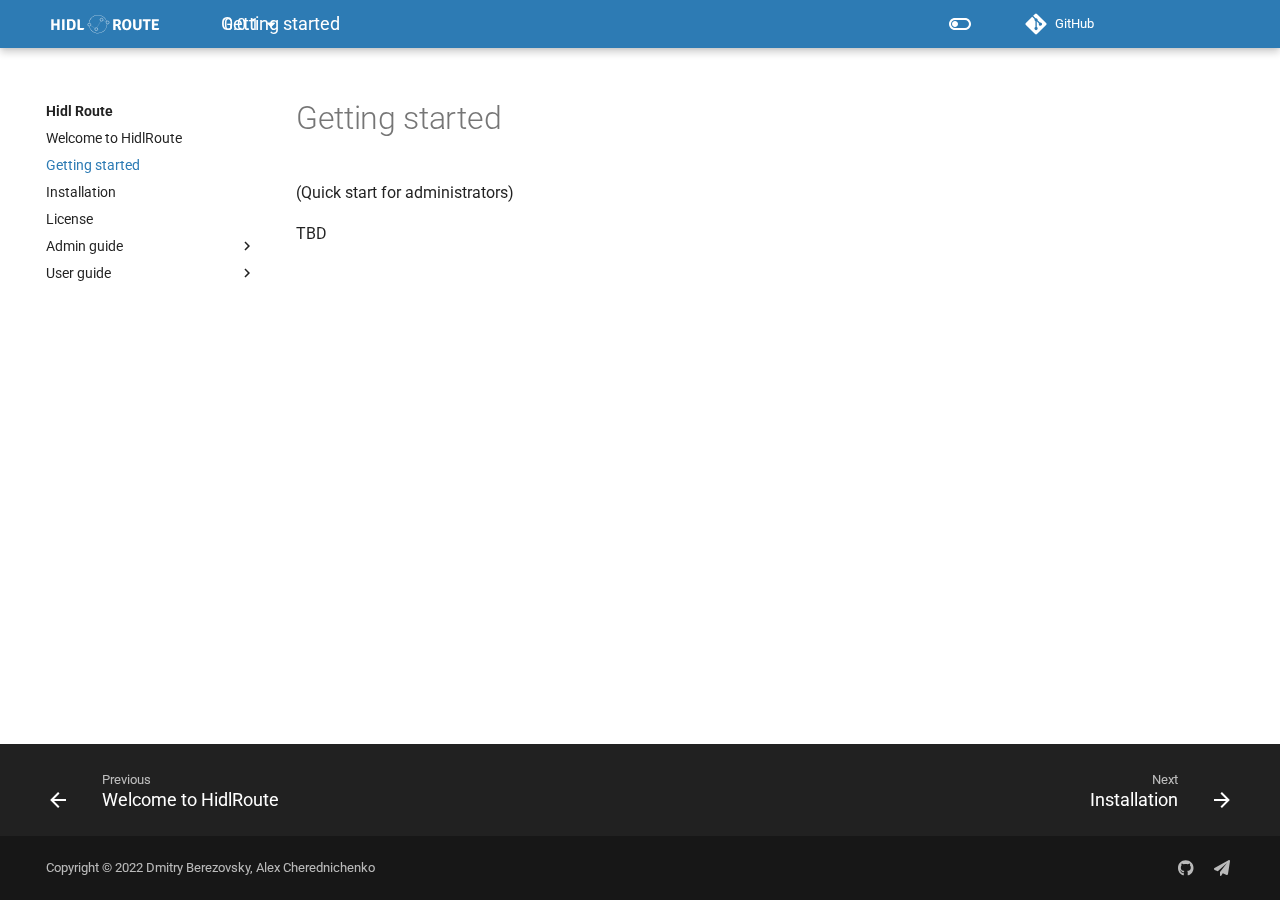
<file: 0.0.1/getting-started/index.html>
<!doctype html>
<html lang="en" class="no-js">
  <head>
    
      <meta charset="utf-8">
      <meta name="viewport" content="width=device-width,initial-scale=1">
      
        <meta name="description" content="HidlRoute - an open-source VPN management system">
      
      
      
        <link rel="canonical" href="https://hidlroute.org/0.0.1/getting-started/">
      
      <link rel="icon" href="../assets/images/favicon.png">
      <meta name="generator" content="mkdocs-1.3.0, mkdocs-material-8.2.16">
    
    
      
        <title>Getting started - Hidl Route</title>
      
    
    
      <link rel="stylesheet" href="../assets/stylesheets/main.1c3799f8.min.css">
      
        
        <link rel="stylesheet" href="../assets/stylesheets/palette.cc9b2e1e.min.css">
        
      
    
    
    
      
        
        
        <link rel="preconnect" href="https://fonts.gstatic.com" crossorigin>
        <link rel="stylesheet" href="https://fonts.googleapis.com/css?family=Roboto:300,300i,400,400i,700,700i%7CRoboto+Mono:400,400i,700,700i&display=fallback">
        <style>:root{--md-text-font:"Roboto";--md-code-font:"Roboto Mono"}</style>
      
    
    
      <link rel="stylesheet" href="../assets/styles/hidlroute.css">
    
    <script>__md_scope=new URL("..",location),__md_get=(e,_=localStorage,t=__md_scope)=>JSON.parse(_.getItem(t.pathname+"."+e)),__md_set=(e,_,t=localStorage,a=__md_scope)=>{try{t.setItem(a.pathname+"."+e,JSON.stringify(_))}catch(e){}}</script>
    
      
  


  
  


  <script>function gtag(){dataLayer.push(arguments)}window.dataLayer=window.dataLayer||[],gtag("js",new Date),gtag("config","G-Y6Z53D0FCQ"),document.addEventListener("DOMContentLoaded",function(){document.forms.search&&document.forms.search.query.addEventListener("blur",function(){this.value&&gtag("event","search",{search_term:this.value})}),"undefined"!=typeof location$&&location$.subscribe(function(e){gtag("config","G-Y6Z53D0FCQ",{page_path:e.pathname})})})</script>
  <script async src="https://www.googletagmanager.com/gtag/js?id=G-Y6Z53D0FCQ"></script>


    
    
  
  
    
  
  <meta property="og:type" content="website" />
  <meta property="og:title" content="Hidl Route - Getting started" />
  <meta property="og:description" content="HidlRoute - an open-source VPN management system" />
  <meta property="og:url" content="https://hidlroute.org/0.0.1/getting-started/" />
  <meta property="og:image" content="https://hidlroute.org/0.0.1/assets/images/ogimage.png" />
  <meta property="og:image:type" content="image/png" />
  <meta property="og:image:width" content="1200" />
  <meta property="og:image:height" content="630" />
  <!-- Twitter -->
  <meta name="twitter:title" content="Hidl Route - Getting started"/>
  <meta name="twitter:description" content="HidlRoute - an open-source VPN management system"/>
  <meta name="twitter:url" content="https://hidlroute.org/0.0.1/getting-started/"/>

  </head>
  
  
    
    
      
    
    
    
    
    <body dir="ltr" data-md-color-scheme="default" data-md-color-primary="" data-md-color-accent="">
  
    
    
      <script>var palette=__md_get("__palette");if(palette&&"object"==typeof palette.color)for(var key of Object.keys(palette.color))document.body.setAttribute("data-md-color-"+key,palette.color[key])</script>
    
    <input class="md-toggle" data-md-toggle="drawer" type="checkbox" id="__drawer" autocomplete="off">
    <input class="md-toggle" data-md-toggle="search" type="checkbox" id="__search" autocomplete="off">
    <label class="md-overlay" for="__drawer"></label>
    <div data-md-component="skip">
      
        
        <a href="#getting-started" class="md-skip">
          Skip to content
        </a>
      
    </div>
    <div data-md-component="announce">
      
    </div>
    
      <div data-md-component="outdated" hidden>
        <aside class="md-banner md-banner--warning">
          
            <div class="md-banner__inner md-grid md-typeset">
              
  You're not viewing the latest version.
  <a href="../..">
    <strong>Click here to go to latest.</strong>
  </a>

            </div>
            <script>var el=document.querySelector("[data-md-component=outdated]"),outdated=__md_get("__outdated",sessionStorage);!0===outdated&&el&&(el.hidden=!1)</script>
          
        </aside>
      </div>
    
    
      

<header class="md-header" data-md-component="header">
  <nav class="md-header__inner md-grid" aria-label="Header">
    <a href=".." title="Hidl Route" class="md-header__button md-logo" aria-label="Hidl Route" data-md-component="logo">
      
  <img src="../assets/images/logo-white-hor-small.svg" alt="logo">

    </a>
    <label class="md-header__button md-icon" for="__drawer">
      <svg xmlns="http://www.w3.org/2000/svg" viewBox="0 0 24 24"><path d="M3 6h18v2H3V6m0 5h18v2H3v-2m0 5h18v2H3v-2Z"/></svg>
    </label>
    <div class="md-header__title" data-md-component="header-title">
      <div class="md-header__ellipsis">
        <div class="md-header__topic">
          <span class="md-ellipsis">
            Hidl Route
          </span>
        </div>
        <div class="md-header__topic" data-md-component="header-topic">
          <span class="md-ellipsis">
            
              Getting started
            
          </span>
        </div>
      </div>
    </div>
    
      <form class="md-header__option" data-md-component="palette">
        
          
          
          <input class="md-option" data-md-color-media="(prefers-color-scheme: light)" data-md-color-scheme="default" data-md-color-primary="" data-md-color-accent=""  aria-label="Switch to dark mode"  type="radio" name="__palette" id="__palette_1">
          
            <label class="md-header__button md-icon" title="Switch to dark mode" for="__palette_2" hidden>
              <svg xmlns="http://www.w3.org/2000/svg" viewBox="0 0 24 24"><path d="M17 6H7c-3.31 0-6 2.69-6 6s2.69 6 6 6h10c3.31 0 6-2.69 6-6s-2.69-6-6-6zm0 10H7c-2.21 0-4-1.79-4-4s1.79-4 4-4h10c2.21 0 4 1.79 4 4s-1.79 4-4 4zM7 9c-1.66 0-3 1.34-3 3s1.34 3 3 3 3-1.34 3-3-1.34-3-3-3z"/></svg>
            </label>
          
        
          
          
          <input class="md-option" data-md-color-media="(prefers-color-scheme: dark)" data-md-color-scheme="slate" data-md-color-primary="" data-md-color-accent=""  aria-label="Switch to light mode"  type="radio" name="__palette" id="__palette_2">
          
            <label class="md-header__button md-icon" title="Switch to light mode" for="__palette_1" hidden>
              <svg xmlns="http://www.w3.org/2000/svg" viewBox="0 0 24 24"><path d="M17 7H7a5 5 0 0 0-5 5 5 5 0 0 0 5 5h10a5 5 0 0 0 5-5 5 5 0 0 0-5-5m0 8a3 3 0 0 1-3-3 3 3 0 0 1 3-3 3 3 0 0 1 3 3 3 3 0 0 1-3 3Z"/></svg>
            </label>
          
        
      </form>
    
    
    
    
      <div class="md-header__source">
        <a href="https://github.com/HidlRoute/hidlroute-server" title="Go to repository" class="md-source" data-md-component="source">
  <div class="md-source__icon md-icon">
    
    <svg xmlns="http://www.w3.org/2000/svg" viewBox="0 0 448 512"><!--! Font Awesome Free 6.1.1 by @fontawesome - https://fontawesome.com License - https://fontawesome.com/license/free (Icons: CC BY 4.0, Fonts: SIL OFL 1.1, Code: MIT License) Copyright 2022 Fonticons, Inc.--><path d="M439.55 236.05 244 40.45a28.87 28.87 0 0 0-40.81 0l-40.66 40.63 51.52 51.52c27.06-9.14 52.68 16.77 43.39 43.68l49.66 49.66c34.23-11.8 61.18 31 35.47 56.69-26.49 26.49-70.21-2.87-56-37.34L240.22 199v121.85c25.3 12.54 22.26 41.85 9.08 55a34.34 34.34 0 0 1-48.55 0c-17.57-17.6-11.07-46.91 11.25-56v-123c-20.8-8.51-24.6-30.74-18.64-45L142.57 101 8.45 235.14a28.86 28.86 0 0 0 0 40.81l195.61 195.6a28.86 28.86 0 0 0 40.8 0l194.69-194.69a28.86 28.86 0 0 0 0-40.81z"/></svg>
  </div>
  <div class="md-source__repository">
    GitHub
  </div>
</a>
      </div>
    
  </nav>
  
</header>
    
    <div class="md-container" data-md-component="container">
      
      
        
          
        
      
      <main class="md-main" data-md-component="main">
        <div class="md-main__inner md-grid">
          
            
              
              <div class="md-sidebar md-sidebar--primary" data-md-component="sidebar" data-md-type="navigation" >
                <div class="md-sidebar__scrollwrap">
                  <div class="md-sidebar__inner">
                    


<nav class="md-nav md-nav--primary" aria-label="Navigation" data-md-level="0">
  <label class="md-nav__title" for="__drawer">
    <a href=".." title="Hidl Route" class="md-nav__button md-logo" aria-label="Hidl Route" data-md-component="logo">
      
  <img src="../assets/images/logo-white-hor-small.svg" alt="logo">

    </a>
    Hidl Route
  </label>
  
    <div class="md-nav__source">
      <a href="https://github.com/HidlRoute/hidlroute-server" title="Go to repository" class="md-source" data-md-component="source">
  <div class="md-source__icon md-icon">
    
    <svg xmlns="http://www.w3.org/2000/svg" viewBox="0 0 448 512"><!--! Font Awesome Free 6.1.1 by @fontawesome - https://fontawesome.com License - https://fontawesome.com/license/free (Icons: CC BY 4.0, Fonts: SIL OFL 1.1, Code: MIT License) Copyright 2022 Fonticons, Inc.--><path d="M439.55 236.05 244 40.45a28.87 28.87 0 0 0-40.81 0l-40.66 40.63 51.52 51.52c27.06-9.14 52.68 16.77 43.39 43.68l49.66 49.66c34.23-11.8 61.18 31 35.47 56.69-26.49 26.49-70.21-2.87-56-37.34L240.22 199v121.85c25.3 12.54 22.26 41.85 9.08 55a34.34 34.34 0 0 1-48.55 0c-17.57-17.6-11.07-46.91 11.25-56v-123c-20.8-8.51-24.6-30.74-18.64-45L142.57 101 8.45 235.14a28.86 28.86 0 0 0 0 40.81l195.61 195.6a28.86 28.86 0 0 0 40.8 0l194.69-194.69a28.86 28.86 0 0 0 0-40.81z"/></svg>
  </div>
  <div class="md-source__repository">
    GitHub
  </div>
</a>
    </div>
  
  <ul class="md-nav__list" data-md-scrollfix>
    
      
      
      

  
  
  
    <li class="md-nav__item">
      <a href=".." class="md-nav__link">
        Welcome to HidlRoute
      </a>
    </li>
  

    
      
      
      

  
  
    
  
  
    <li class="md-nav__item md-nav__item--active">
      
      <input class="md-nav__toggle md-toggle" data-md-toggle="toc" type="checkbox" id="__toc">
      
      
        
      
      
      <a href="./" class="md-nav__link md-nav__link--active">
        Getting started
      </a>
      
    </li>
  

    
      
      
      

  
  
  
    <li class="md-nav__item">
      <a href="../installation/" class="md-nav__link">
        Installation
      </a>
    </li>
  

    
      
      
      

  
  
  
    <li class="md-nav__item">
      <a href="../license/" class="md-nav__link">
        License
      </a>
    </li>
  

    
      
      
      

  
  
  
    
    <li class="md-nav__item md-nav__item--nested">
      
      
        <input class="md-nav__toggle md-toggle" data-md-toggle="__nav_5" type="checkbox" id="__nav_5" >
      
      
      
      
        <label class="md-nav__link" for="__nav_5">
          Admin guide
          <span class="md-nav__icon md-icon"></span>
        </label>
      
      <nav class="md-nav" aria-label="Admin guide" data-md-level="1">
        <label class="md-nav__title" for="__nav_5">
          <span class="md-nav__icon md-icon"></span>
          Admin guide
        </label>
        <ul class="md-nav__list" data-md-scrollfix>
          
            
              
  
  
  
    <li class="md-nav__item">
      <a href="../admin-guide/" class="md-nav__link">
        Creating new server
      </a>
    </li>
  

            
          
        </ul>
      </nav>
    </li>
  

    
      
      
      

  
  
  
    
    <li class="md-nav__item md-nav__item--nested">
      
      
        <input class="md-nav__toggle md-toggle" data-md-toggle="__nav_6" type="checkbox" id="__nav_6" >
      
      
      
      
        <label class="md-nav__link" for="__nav_6">
          User guide
          <span class="md-nav__icon md-icon"></span>
        </label>
      
      <nav class="md-nav" aria-label="User guide" data-md-level="1">
        <label class="md-nav__title" for="__nav_6">
          <span class="md-nav__icon md-icon"></span>
          User guide
        </label>
        <ul class="md-nav__list" data-md-scrollfix>
          
            
              
  
  
  
    <li class="md-nav__item">
      <a href="../user-guide/connecting-your-device/" class="md-nav__link">
        Connecting your device
      </a>
    </li>
  

            
          
            
              
  
  
  
    <li class="md-nav__item">
      <a href="../user-guide/enabling-2FA/" class="md-nav__link">
        Enabling Two-Factor Authentication
      </a>
    </li>
  

            
          
        </ul>
      </nav>
    </li>
  

    
  </ul>
</nav>
                  </div>
                </div>
              </div>
            
            
              
              <div class="md-sidebar md-sidebar--secondary" data-md-component="sidebar" data-md-type="toc" >
                <div class="md-sidebar__scrollwrap">
                  <div class="md-sidebar__inner">
                    

<nav class="md-nav md-nav--secondary" aria-label="Table of contents">
  
  
  
    
  
  
</nav>
                  </div>
                </div>
              </div>
            
          
          <div class="md-content" data-md-component="content">
            <article class="md-content__inner md-typeset">
              
                
  <a href="https://github.com/HidlRoute/hidlroute-server/edit/master/docs/getting-started.md" title="Edit this page" class="md-content__button md-icon">
    <svg xmlns="http://www.w3.org/2000/svg" viewBox="0 0 24 24"><path d="M20.71 7.04c.39-.39.39-1.04 0-1.41l-2.34-2.34c-.37-.39-1.02-.39-1.41 0l-1.84 1.83 3.75 3.75M3 17.25V21h3.75L17.81 9.93l-3.75-3.75L3 17.25Z"/></svg>
  </a>



<h1 id="getting-started">Getting started</h1>
<p>(Quick start for administrators)</p>
<p>TBD</p>

              
            </article>
          </div>
        </div>
        
      </main>
      
        <footer class="md-footer">
  
    <nav class="md-footer__inner md-grid" aria-label="Footer">
      
        
        <a href=".." class="md-footer__link md-footer__link--prev" aria-label="Previous: Welcome to HidlRoute" rel="prev">
          <div class="md-footer__button md-icon">
            <svg xmlns="http://www.w3.org/2000/svg" viewBox="0 0 24 24"><path d="M20 11v2H8l5.5 5.5-1.42 1.42L4.16 12l7.92-7.92L13.5 5.5 8 11h12Z"/></svg>
          </div>
          <div class="md-footer__title">
            <div class="md-ellipsis">
              <span class="md-footer__direction">
                Previous
              </span>
              Welcome to HidlRoute
            </div>
          </div>
        </a>
      
      
        
        <a href="../installation/" class="md-footer__link md-footer__link--next" aria-label="Next: Installation" rel="next">
          <div class="md-footer__title">
            <div class="md-ellipsis">
              <span class="md-footer__direction">
                Next
              </span>
              Installation
            </div>
          </div>
          <div class="md-footer__button md-icon">
            <svg xmlns="http://www.w3.org/2000/svg" viewBox="0 0 24 24"><path d="M4 11v2h12l-5.5 5.5 1.42 1.42L19.84 12l-7.92-7.92L10.5 5.5 16 11H4Z"/></svg>
          </div>
        </a>
      
    </nav>
  
  <div class="md-footer-meta md-typeset">
    <div class="md-footer-meta__inner md-grid">
      <div class="md-copyright">
  
    <div class="md-copyright__highlight">
      Copyright &copy; 2022 Dmitry Berezovsky, Alex Cherednichenko
    </div>
  
  
</div>
      
        <div class="md-social">
  
    
    
      
      
    
    <a href="https://github.com/HidlRoute/hidlroute-server" target="_blank" rel="noopener" title="github.com" class="md-social__link">
      <svg xmlns="http://www.w3.org/2000/svg" viewBox="0 0 496 512"><!--! Font Awesome Free 6.1.1 by @fontawesome - https://fontawesome.com License - https://fontawesome.com/license/free (Icons: CC BY 4.0, Fonts: SIL OFL 1.1, Code: MIT License) Copyright 2022 Fonticons, Inc.--><path d="M165.9 397.4c0 2-2.3 3.6-5.2 3.6-3.3.3-5.6-1.3-5.6-3.6 0-2 2.3-3.6 5.2-3.6 3-.3 5.6 1.3 5.6 3.6zm-31.1-4.5c-.7 2 1.3 4.3 4.3 4.9 2.6 1 5.6 0 6.2-2s-1.3-4.3-4.3-5.2c-2.6-.7-5.5.3-6.2 2.3zm44.2-1.7c-2.9.7-4.9 2.6-4.6 4.9.3 2 2.9 3.3 5.9 2.6 2.9-.7 4.9-2.6 4.6-4.6-.3-1.9-3-3.2-5.9-2.9zM244.8 8C106.1 8 0 113.3 0 252c0 110.9 69.8 205.8 169.5 239.2 12.8 2.3 17.3-5.6 17.3-12.1 0-6.2-.3-40.4-.3-61.4 0 0-70 15-84.7-29.8 0 0-11.4-29.1-27.8-36.6 0 0-22.9-15.7 1.6-15.4 0 0 24.9 2 38.6 25.8 21.9 38.6 58.6 27.5 72.9 20.9 2.3-16 8.8-27.1 16-33.7-55.9-6.2-112.3-14.3-112.3-110.5 0-27.5 7.6-41.3 23.6-58.9-2.6-6.5-11.1-33.3 2.6-67.9 20.9-6.5 69 27 69 27 20-5.6 41.5-8.5 62.8-8.5s42.8 2.9 62.8 8.5c0 0 48.1-33.6 69-27 13.7 34.7 5.2 61.4 2.6 67.9 16 17.7 25.8 31.5 25.8 58.9 0 96.5-58.9 104.2-114.8 110.5 9.2 7.9 17 22.9 17 46.4 0 33.7-.3 75.4-.3 83.6 0 6.5 4.6 14.4 17.3 12.1C428.2 457.8 496 362.9 496 252 496 113.3 383.5 8 244.8 8zM97.2 352.9c-1.3 1-1 3.3.7 5.2 1.6 1.6 3.9 2.3 5.2 1 1.3-1 1-3.3-.7-5.2-1.6-1.6-3.9-2.3-5.2-1zm-10.8-8.1c-.7 1.3.3 2.9 2.3 3.9 1.6 1 3.6.7 4.3-.7.7-1.3-.3-2.9-2.3-3.9-2-.6-3.6-.3-4.3.7zm32.4 35.6c-1.6 1.3-1 4.3 1.3 6.2 2.3 2.3 5.2 2.6 6.5 1 1.3-1.3.7-4.3-1.3-6.2-2.2-2.3-5.2-2.6-6.5-1zm-11.4-14.7c-1.6 1-1.6 3.6 0 5.9 1.6 2.3 4.3 3.3 5.6 2.3 1.6-1.3 1.6-3.9 0-6.2-1.4-2.3-4-3.3-5.6-2z"/></svg>
    </a>
  
    
    
    <a href="mailto:hidlroute-dev@googlegroups.com" target="_blank" rel="noopener" title="" class="md-social__link">
      <svg xmlns="http://www.w3.org/2000/svg" viewBox="0 0 512 512"><!--! Font Awesome Free 6.1.1 by @fontawesome - https://fontawesome.com License - https://fontawesome.com/license/free (Icons: CC BY 4.0, Fonts: SIL OFL 1.1, Code: MIT License) Copyright 2022 Fonticons, Inc.--><path d="m511.6 36.86-64 415.1a32.008 32.008 0 0 1-31.65 27.147c-4.188 0-8.319-.815-12.29-2.472l-122.6-51.1-50.86 76.29C226.3 508.5 219.8 512 212.8 512c-11.5 0-20.8-9.3-20.8-20.8v-96.18c0-7.115 2.372-14.03 6.742-19.64L416 96 122.3 360.3 19.69 317.5C8.438 312.8.812 302.2.062 289.1s5.47-23.72 16.06-29.77l448-255.1c10.69-6.109 23.88-5.547 34 1.406S513.5 24.72 511.6 36.86z"/></svg>
    </a>
  
</div>
      
    </div>
  </div>
</footer>
      
    </div>
    <div class="md-dialog" data-md-component="dialog">
      <div class="md-dialog__inner md-typeset"></div>
    </div>
    <script id="__config" type="application/json">{"base": "..", "features": ["navigation.tracking", "content.tooltips"], "search": "../assets/javascripts/workers/search.2a1c317c.min.js", "translations": {"clipboard.copied": "Copied to clipboard", "clipboard.copy": "Copy to clipboard", "search.config.lang": "en", "search.config.pipeline": "trimmer, stopWordFilter", "search.config.separator": "[\\s\\-]+", "search.placeholder": "Search", "search.result.more.one": "1 more on this page", "search.result.more.other": "# more on this page", "search.result.none": "No matching documents", "search.result.one": "1 matching document", "search.result.other": "# matching documents", "search.result.placeholder": "Type to start searching", "search.result.term.missing": "Missing", "select.version.title": "Select version"}, "version": {"default": "latest", "provider": "mike"}}</script>
    
    
      <script src="../assets/javascripts/bundle.3a4b43e5.min.js"></script>
      
    
  </body>
</html>
</file>
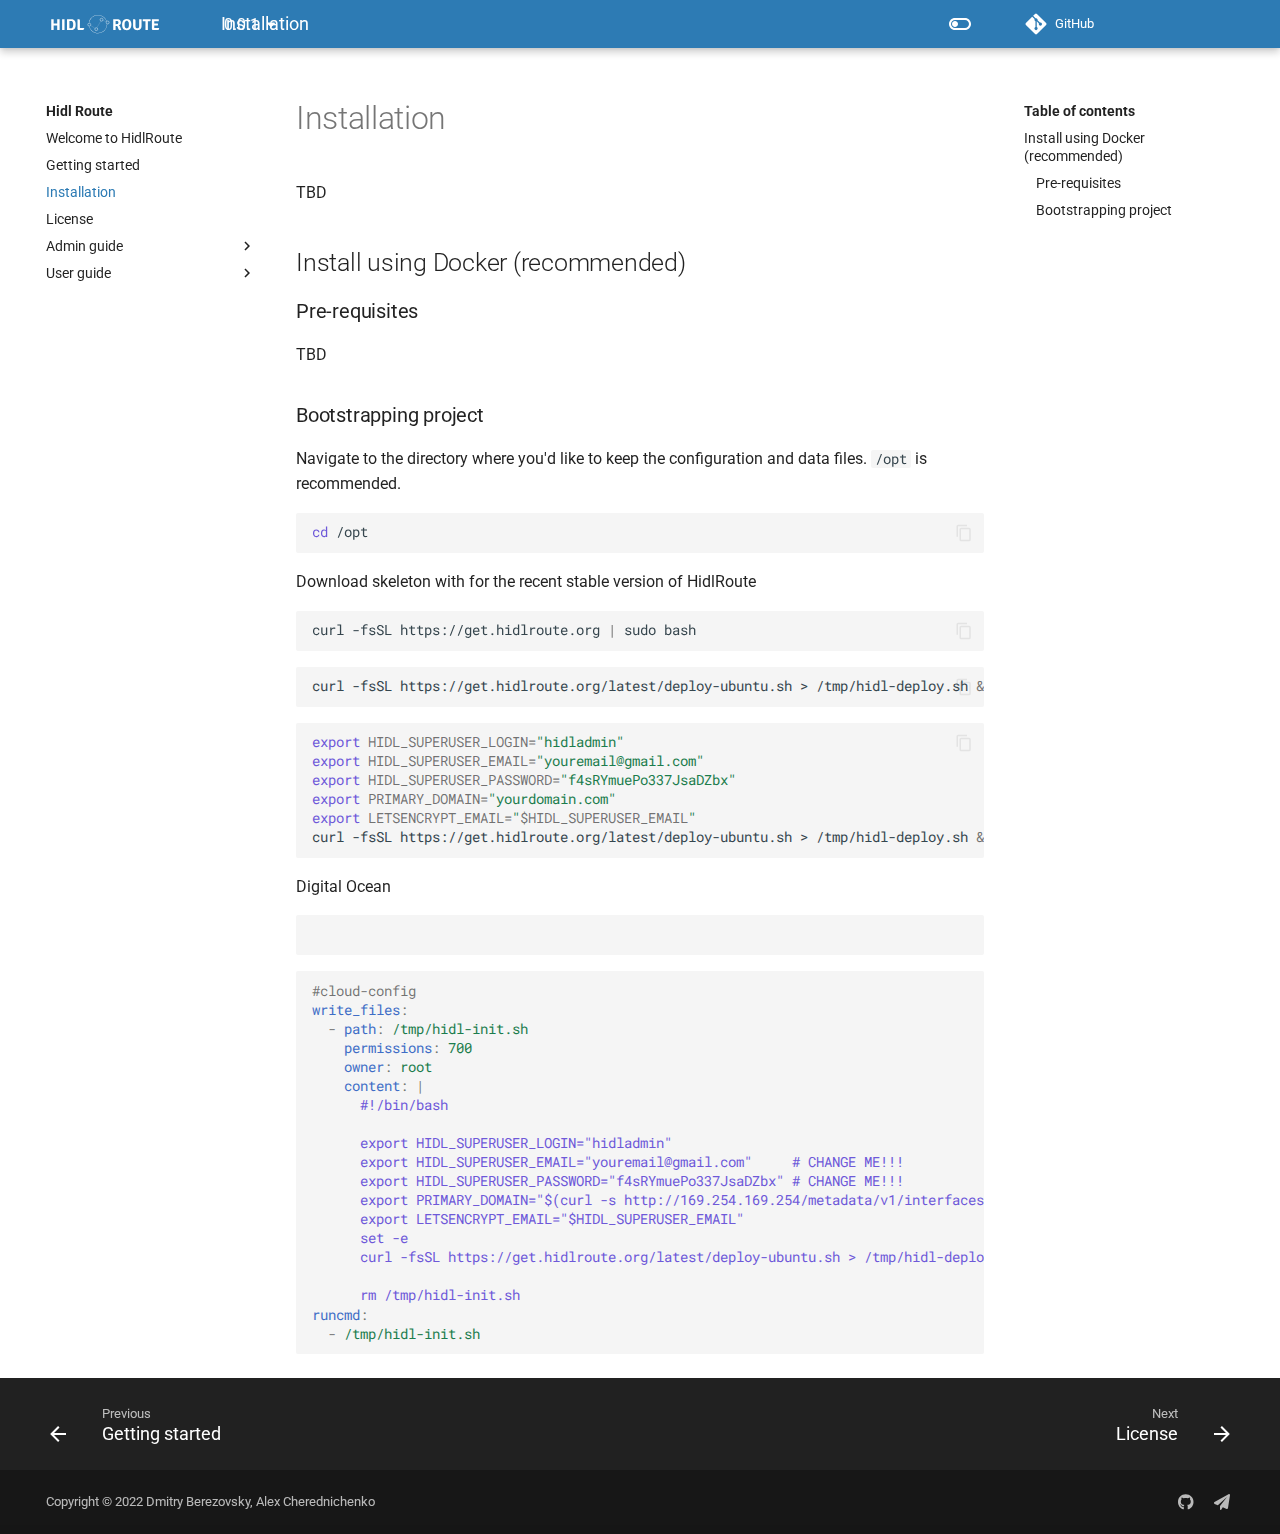
<file: 0.0.1/installation/index.html>
<!doctype html>
<html lang="en" class="no-js">
  <head>
    
      <meta charset="utf-8">
      <meta name="viewport" content="width=device-width,initial-scale=1">
      
        <meta name="description" content="HidlRoute - an open-source VPN management system">
      
      
      
        <link rel="canonical" href="https://hidlroute.org/0.0.1/installation/">
      
      <link rel="icon" href="../assets/images/favicon.png">
      <meta name="generator" content="mkdocs-1.3.0, mkdocs-material-8.2.16">
    
    
      
        <title>Installation - Hidl Route</title>
      
    
    
      <link rel="stylesheet" href="../assets/stylesheets/main.1c3799f8.min.css">
      
        
        <link rel="stylesheet" href="../assets/stylesheets/palette.cc9b2e1e.min.css">
        
      
    
    
    
      
        
        
        <link rel="preconnect" href="https://fonts.gstatic.com" crossorigin>
        <link rel="stylesheet" href="https://fonts.googleapis.com/css?family=Roboto:300,300i,400,400i,700,700i%7CRoboto+Mono:400,400i,700,700i&display=fallback">
        <style>:root{--md-text-font:"Roboto";--md-code-font:"Roboto Mono"}</style>
      
    
    
      <link rel="stylesheet" href="../assets/styles/hidlroute.css">
    
    <script>__md_scope=new URL("..",location),__md_get=(e,_=localStorage,t=__md_scope)=>JSON.parse(_.getItem(t.pathname+"."+e)),__md_set=(e,_,t=localStorage,a=__md_scope)=>{try{t.setItem(a.pathname+"."+e,JSON.stringify(_))}catch(e){}}</script>
    
      
  


  
  


  <script>function gtag(){dataLayer.push(arguments)}window.dataLayer=window.dataLayer||[],gtag("js",new Date),gtag("config","G-Y6Z53D0FCQ"),document.addEventListener("DOMContentLoaded",function(){document.forms.search&&document.forms.search.query.addEventListener("blur",function(){this.value&&gtag("event","search",{search_term:this.value})}),"undefined"!=typeof location$&&location$.subscribe(function(e){gtag("config","G-Y6Z53D0FCQ",{page_path:e.pathname})})})</script>
  <script async src="https://www.googletagmanager.com/gtag/js?id=G-Y6Z53D0FCQ"></script>


    
    
  
  
    
  
  <meta property="og:type" content="website" />
  <meta property="og:title" content="Hidl Route - Installation" />
  <meta property="og:description" content="HidlRoute - an open-source VPN management system" />
  <meta property="og:url" content="https://hidlroute.org/0.0.1/installation/" />
  <meta property="og:image" content="https://hidlroute.org/0.0.1/assets/images/ogimage.png" />
  <meta property="og:image:type" content="image/png" />
  <meta property="og:image:width" content="1200" />
  <meta property="og:image:height" content="630" />
  <!-- Twitter -->
  <meta name="twitter:title" content="Hidl Route - Installation"/>
  <meta name="twitter:description" content="HidlRoute - an open-source VPN management system"/>
  <meta name="twitter:url" content="https://hidlroute.org/0.0.1/installation/"/>

  </head>
  
  
    
    
      
    
    
    
    
    <body dir="ltr" data-md-color-scheme="default" data-md-color-primary="" data-md-color-accent="">
  
    
    
      <script>var palette=__md_get("__palette");if(palette&&"object"==typeof palette.color)for(var key of Object.keys(palette.color))document.body.setAttribute("data-md-color-"+key,palette.color[key])</script>
    
    <input class="md-toggle" data-md-toggle="drawer" type="checkbox" id="__drawer" autocomplete="off">
    <input class="md-toggle" data-md-toggle="search" type="checkbox" id="__search" autocomplete="off">
    <label class="md-overlay" for="__drawer"></label>
    <div data-md-component="skip">
      
        
        <a href="#installation" class="md-skip">
          Skip to content
        </a>
      
    </div>
    <div data-md-component="announce">
      
    </div>
    
      <div data-md-component="outdated" hidden>
        <aside class="md-banner md-banner--warning">
          
            <div class="md-banner__inner md-grid md-typeset">
              
  You're not viewing the latest version.
  <a href="../..">
    <strong>Click here to go to latest.</strong>
  </a>

            </div>
            <script>var el=document.querySelector("[data-md-component=outdated]"),outdated=__md_get("__outdated",sessionStorage);!0===outdated&&el&&(el.hidden=!1)</script>
          
        </aside>
      </div>
    
    
      

<header class="md-header" data-md-component="header">
  <nav class="md-header__inner md-grid" aria-label="Header">
    <a href=".." title="Hidl Route" class="md-header__button md-logo" aria-label="Hidl Route" data-md-component="logo">
      
  <img src="../assets/images/logo-white-hor-small.svg" alt="logo">

    </a>
    <label class="md-header__button md-icon" for="__drawer">
      <svg xmlns="http://www.w3.org/2000/svg" viewBox="0 0 24 24"><path d="M3 6h18v2H3V6m0 5h18v2H3v-2m0 5h18v2H3v-2Z"/></svg>
    </label>
    <div class="md-header__title" data-md-component="header-title">
      <div class="md-header__ellipsis">
        <div class="md-header__topic">
          <span class="md-ellipsis">
            Hidl Route
          </span>
        </div>
        <div class="md-header__topic" data-md-component="header-topic">
          <span class="md-ellipsis">
            
              Installation
            
          </span>
        </div>
      </div>
    </div>
    
      <form class="md-header__option" data-md-component="palette">
        
          
          
          <input class="md-option" data-md-color-media="(prefers-color-scheme: light)" data-md-color-scheme="default" data-md-color-primary="" data-md-color-accent=""  aria-label="Switch to dark mode"  type="radio" name="__palette" id="__palette_1">
          
            <label class="md-header__button md-icon" title="Switch to dark mode" for="__palette_2" hidden>
              <svg xmlns="http://www.w3.org/2000/svg" viewBox="0 0 24 24"><path d="M17 6H7c-3.31 0-6 2.69-6 6s2.69 6 6 6h10c3.31 0 6-2.69 6-6s-2.69-6-6-6zm0 10H7c-2.21 0-4-1.79-4-4s1.79-4 4-4h10c2.21 0 4 1.79 4 4s-1.79 4-4 4zM7 9c-1.66 0-3 1.34-3 3s1.34 3 3 3 3-1.34 3-3-1.34-3-3-3z"/></svg>
            </label>
          
        
          
          
          <input class="md-option" data-md-color-media="(prefers-color-scheme: dark)" data-md-color-scheme="slate" data-md-color-primary="" data-md-color-accent=""  aria-label="Switch to light mode"  type="radio" name="__palette" id="__palette_2">
          
            <label class="md-header__button md-icon" title="Switch to light mode" for="__palette_1" hidden>
              <svg xmlns="http://www.w3.org/2000/svg" viewBox="0 0 24 24"><path d="M17 7H7a5 5 0 0 0-5 5 5 5 0 0 0 5 5h10a5 5 0 0 0 5-5 5 5 0 0 0-5-5m0 8a3 3 0 0 1-3-3 3 3 0 0 1 3-3 3 3 0 0 1 3 3 3 3 0 0 1-3 3Z"/></svg>
            </label>
          
        
      </form>
    
    
    
    
      <div class="md-header__source">
        <a href="https://github.com/HidlRoute/hidlroute-server" title="Go to repository" class="md-source" data-md-component="source">
  <div class="md-source__icon md-icon">
    
    <svg xmlns="http://www.w3.org/2000/svg" viewBox="0 0 448 512"><!--! Font Awesome Free 6.1.1 by @fontawesome - https://fontawesome.com License - https://fontawesome.com/license/free (Icons: CC BY 4.0, Fonts: SIL OFL 1.1, Code: MIT License) Copyright 2022 Fonticons, Inc.--><path d="M439.55 236.05 244 40.45a28.87 28.87 0 0 0-40.81 0l-40.66 40.63 51.52 51.52c27.06-9.14 52.68 16.77 43.39 43.68l49.66 49.66c34.23-11.8 61.18 31 35.47 56.69-26.49 26.49-70.21-2.87-56-37.34L240.22 199v121.85c25.3 12.54 22.26 41.85 9.08 55a34.34 34.34 0 0 1-48.55 0c-17.57-17.6-11.07-46.91 11.25-56v-123c-20.8-8.51-24.6-30.74-18.64-45L142.57 101 8.45 235.14a28.86 28.86 0 0 0 0 40.81l195.61 195.6a28.86 28.86 0 0 0 40.8 0l194.69-194.69a28.86 28.86 0 0 0 0-40.81z"/></svg>
  </div>
  <div class="md-source__repository">
    GitHub
  </div>
</a>
      </div>
    
  </nav>
  
</header>
    
    <div class="md-container" data-md-component="container">
      
      
        
          
        
      
      <main class="md-main" data-md-component="main">
        <div class="md-main__inner md-grid">
          
            
              
              <div class="md-sidebar md-sidebar--primary" data-md-component="sidebar" data-md-type="navigation" >
                <div class="md-sidebar__scrollwrap">
                  <div class="md-sidebar__inner">
                    


<nav class="md-nav md-nav--primary" aria-label="Navigation" data-md-level="0">
  <label class="md-nav__title" for="__drawer">
    <a href=".." title="Hidl Route" class="md-nav__button md-logo" aria-label="Hidl Route" data-md-component="logo">
      
  <img src="../assets/images/logo-white-hor-small.svg" alt="logo">

    </a>
    Hidl Route
  </label>
  
    <div class="md-nav__source">
      <a href="https://github.com/HidlRoute/hidlroute-server" title="Go to repository" class="md-source" data-md-component="source">
  <div class="md-source__icon md-icon">
    
    <svg xmlns="http://www.w3.org/2000/svg" viewBox="0 0 448 512"><!--! Font Awesome Free 6.1.1 by @fontawesome - https://fontawesome.com License - https://fontawesome.com/license/free (Icons: CC BY 4.0, Fonts: SIL OFL 1.1, Code: MIT License) Copyright 2022 Fonticons, Inc.--><path d="M439.55 236.05 244 40.45a28.87 28.87 0 0 0-40.81 0l-40.66 40.63 51.52 51.52c27.06-9.14 52.68 16.77 43.39 43.68l49.66 49.66c34.23-11.8 61.18 31 35.47 56.69-26.49 26.49-70.21-2.87-56-37.34L240.22 199v121.85c25.3 12.54 22.26 41.85 9.08 55a34.34 34.34 0 0 1-48.55 0c-17.57-17.6-11.07-46.91 11.25-56v-123c-20.8-8.51-24.6-30.74-18.64-45L142.57 101 8.45 235.14a28.86 28.86 0 0 0 0 40.81l195.61 195.6a28.86 28.86 0 0 0 40.8 0l194.69-194.69a28.86 28.86 0 0 0 0-40.81z"/></svg>
  </div>
  <div class="md-source__repository">
    GitHub
  </div>
</a>
    </div>
  
  <ul class="md-nav__list" data-md-scrollfix>
    
      
      
      

  
  
  
    <li class="md-nav__item">
      <a href=".." class="md-nav__link">
        Welcome to HidlRoute
      </a>
    </li>
  

    
      
      
      

  
  
  
    <li class="md-nav__item">
      <a href="../getting-started/" class="md-nav__link">
        Getting started
      </a>
    </li>
  

    
      
      
      

  
  
    
  
  
    <li class="md-nav__item md-nav__item--active">
      
      <input class="md-nav__toggle md-toggle" data-md-toggle="toc" type="checkbox" id="__toc">
      
      
        
      
      
        <label class="md-nav__link md-nav__link--active" for="__toc">
          Installation
          <span class="md-nav__icon md-icon"></span>
        </label>
      
      <a href="./" class="md-nav__link md-nav__link--active">
        Installation
      </a>
      
        

<nav class="md-nav md-nav--secondary" aria-label="Table of contents">
  
  
  
    
  
  
    <label class="md-nav__title" for="__toc">
      <span class="md-nav__icon md-icon"></span>
      Table of contents
    </label>
    <ul class="md-nav__list" data-md-component="toc" data-md-scrollfix>
      
        <li class="md-nav__item">
  <a href="#install-using-docker-recommended" class="md-nav__link">
    Install using Docker (recommended)
  </a>
  
    <nav class="md-nav" aria-label="Install using Docker (recommended)">
      <ul class="md-nav__list">
        
          <li class="md-nav__item">
  <a href="#pre-requisites" class="md-nav__link">
    Pre-requisites
  </a>
  
</li>
        
          <li class="md-nav__item">
  <a href="#bootstrapping-project" class="md-nav__link">
    Bootstrapping project
  </a>
  
</li>
        
      </ul>
    </nav>
  
</li>
      
    </ul>
  
</nav>
      
    </li>
  

    
      
      
      

  
  
  
    <li class="md-nav__item">
      <a href="../license/" class="md-nav__link">
        License
      </a>
    </li>
  

    
      
      
      

  
  
  
    
    <li class="md-nav__item md-nav__item--nested">
      
      
        <input class="md-nav__toggle md-toggle" data-md-toggle="__nav_5" type="checkbox" id="__nav_5" >
      
      
      
      
        <label class="md-nav__link" for="__nav_5">
          Admin guide
          <span class="md-nav__icon md-icon"></span>
        </label>
      
      <nav class="md-nav" aria-label="Admin guide" data-md-level="1">
        <label class="md-nav__title" for="__nav_5">
          <span class="md-nav__icon md-icon"></span>
          Admin guide
        </label>
        <ul class="md-nav__list" data-md-scrollfix>
          
            
              
  
  
  
    <li class="md-nav__item">
      <a href="../admin-guide/" class="md-nav__link">
        Creating new server
      </a>
    </li>
  

            
          
        </ul>
      </nav>
    </li>
  

    
      
      
      

  
  
  
    
    <li class="md-nav__item md-nav__item--nested">
      
      
        <input class="md-nav__toggle md-toggle" data-md-toggle="__nav_6" type="checkbox" id="__nav_6" >
      
      
      
      
        <label class="md-nav__link" for="__nav_6">
          User guide
          <span class="md-nav__icon md-icon"></span>
        </label>
      
      <nav class="md-nav" aria-label="User guide" data-md-level="1">
        <label class="md-nav__title" for="__nav_6">
          <span class="md-nav__icon md-icon"></span>
          User guide
        </label>
        <ul class="md-nav__list" data-md-scrollfix>
          
            
              
  
  
  
    <li class="md-nav__item">
      <a href="../user-guide/connecting-your-device/" class="md-nav__link">
        Connecting your device
      </a>
    </li>
  

            
          
            
              
  
  
  
    <li class="md-nav__item">
      <a href="../user-guide/enabling-2FA/" class="md-nav__link">
        Enabling Two-Factor Authentication
      </a>
    </li>
  

            
          
        </ul>
      </nav>
    </li>
  

    
  </ul>
</nav>
                  </div>
                </div>
              </div>
            
            
              
              <div class="md-sidebar md-sidebar--secondary" data-md-component="sidebar" data-md-type="toc" >
                <div class="md-sidebar__scrollwrap">
                  <div class="md-sidebar__inner">
                    

<nav class="md-nav md-nav--secondary" aria-label="Table of contents">
  
  
  
    
  
  
    <label class="md-nav__title" for="__toc">
      <span class="md-nav__icon md-icon"></span>
      Table of contents
    </label>
    <ul class="md-nav__list" data-md-component="toc" data-md-scrollfix>
      
        <li class="md-nav__item">
  <a href="#install-using-docker-recommended" class="md-nav__link">
    Install using Docker (recommended)
  </a>
  
    <nav class="md-nav" aria-label="Install using Docker (recommended)">
      <ul class="md-nav__list">
        
          <li class="md-nav__item">
  <a href="#pre-requisites" class="md-nav__link">
    Pre-requisites
  </a>
  
</li>
        
          <li class="md-nav__item">
  <a href="#bootstrapping-project" class="md-nav__link">
    Bootstrapping project
  </a>
  
</li>
        
      </ul>
    </nav>
  
</li>
      
    </ul>
  
</nav>
                  </div>
                </div>
              </div>
            
          
          <div class="md-content" data-md-component="content">
            <article class="md-content__inner md-typeset">
              
                
  <a href="https://github.com/HidlRoute/hidlroute-server/edit/master/docs/installation.md" title="Edit this page" class="md-content__button md-icon">
    <svg xmlns="http://www.w3.org/2000/svg" viewBox="0 0 24 24"><path d="M20.71 7.04c.39-.39.39-1.04 0-1.41l-2.34-2.34c-.37-.39-1.02-.39-1.41 0l-1.84 1.83 3.75 3.75M3 17.25V21h3.75L17.81 9.93l-3.75-3.75L3 17.25Z"/></svg>
  </a>



<h1 id="installation">Installation</h1>
<p>TBD</p>
<h2 id="install-using-docker-recommended">Install using Docker (recommended)</h2>
<h3 id="pre-requisites">Pre-requisites</h3>
<p>TBD</p>
<h3 id="bootstrapping-project">Bootstrapping project</h3>
<p>Navigate to the directory where you'd like to keep the configuration and data files. <code>/opt</code> is recommended.</p>
<div class="highlight"><pre><span></span><code><span class="nb">cd</span> /opt
</code></pre></div>
<p>Download skeleton with for the recent stable version of HidlRoute</p>
<div class="highlight"><pre><span></span><code>curl -fsSL https://get.hidlroute.org <span class="p">|</span> sudo bash
</code></pre></div>
<div class="highlight"><pre><span></span><code>curl -fsSL https://get.hidlroute.org/latest/deploy-ubuntu.sh &gt; /tmp/hidl-deploy.sh <span class="o">&amp;&amp;</span> bash /tmp/hidl-deploy.sh
</code></pre></div>
<div class="highlight"><pre><span></span><code><span class="nb">export</span> <span class="nv">HIDL_SUPERUSER_LOGIN</span><span class="o">=</span><span class="s2">&quot;hidladmin&quot;</span>
<span class="nb">export</span> <span class="nv">HIDL_SUPERUSER_EMAIL</span><span class="o">=</span><span class="s2">&quot;youremail@gmail.com&quot;</span>
<span class="nb">export</span> <span class="nv">HIDL_SUPERUSER_PASSWORD</span><span class="o">=</span><span class="s2">&quot;f4sRYmuePo337JsaDZbx&quot;</span>
<span class="nb">export</span> <span class="nv">PRIMARY_DOMAIN</span><span class="o">=</span><span class="s2">&quot;yourdomain.com&quot;</span>
<span class="nb">export</span> <span class="nv">LETSENCRYPT_EMAIL</span><span class="o">=</span><span class="s2">&quot;</span><span class="nv">$HIDL_SUPERUSER_EMAIL</span><span class="s2">&quot;</span>
curl -fsSL https://get.hidlroute.org/latest/deploy-ubuntu.sh &gt; /tmp/hidl-deploy.sh <span class="o">&amp;&amp;</span> bash /tmp/hidl-deploy.sh
</code></pre></div>
<p>Digital Ocean
<div class="highlight"><pre><span></span><code>
</code></pre></div></p>
<div class="highlight"><pre><span></span><code><span class="c1">#cloud-config</span><span class="w"></span>
<span class="nt">write_files</span><span class="p">:</span><span class="w"></span>
<span class="w">  </span><span class="p p-Indicator">-</span><span class="w"> </span><span class="nt">path</span><span class="p">:</span><span class="w"> </span><span class="l l-Scalar l-Scalar-Plain">/tmp/hidl-init.sh</span><span class="w"></span>
<span class="w">    </span><span class="nt">permissions</span><span class="p">:</span><span class="w"> </span><span class="l l-Scalar l-Scalar-Plain">700</span><span class="w"></span>
<span class="w">    </span><span class="nt">owner</span><span class="p">:</span><span class="w"> </span><span class="l l-Scalar l-Scalar-Plain">root</span><span class="w"></span>
<span class="w">    </span><span class="nt">content</span><span class="p">:</span><span class="w"> </span><span class="p p-Indicator">|</span><span class="w"></span>
<span class="w">      </span><span class="no">#!/bin/bash</span><span class="w"></span>

<span class="w">      </span><span class="no">export HIDL_SUPERUSER_LOGIN=&quot;hidladmin&quot;</span><span class="w"></span>
<span class="w">      </span><span class="no">export HIDL_SUPERUSER_EMAIL=&quot;youremail@gmail.com&quot;     # CHANGE ME!!!</span><span class="w"></span>
<span class="w">      </span><span class="no">export HIDL_SUPERUSER_PASSWORD=&quot;f4sRYmuePo337JsaDZbx&quot; # CHANGE ME!!!</span><span class="w"></span>
<span class="w">      </span><span class="no">export PRIMARY_DOMAIN=&quot;$(curl -s http://169.254.169.254/metadata/v1/interfaces/public/0/ipv4/address)&quot;  # CHANGE ME!!!</span><span class="w"></span>
<span class="w">      </span><span class="no">export LETSENCRYPT_EMAIL=&quot;$HIDL_SUPERUSER_EMAIL&quot;</span><span class="w"></span>
<span class="w">      </span><span class="no">set -e</span><span class="w"></span>
<span class="w">      </span><span class="no">curl -fsSL https://get.hidlroute.org/latest/deploy-ubuntu.sh &gt; /tmp/hidl-deploy.sh &amp;&amp; bash /tmp/hidl-deploy.sh</span><span class="w"></span>

<span class="w">      </span><span class="no">rm /tmp/hidl-init.sh</span><span class="w"></span>
<span class="nt">runcmd</span><span class="p">:</span><span class="w"></span>
<span class="w">  </span><span class="p p-Indicator">-</span><span class="w"> </span><span class="l l-Scalar l-Scalar-Plain">/tmp/hidl-init.sh</span><span class="w"></span>
</code></pre></div>

              
            </article>
          </div>
        </div>
        
      </main>
      
        <footer class="md-footer">
  
    <nav class="md-footer__inner md-grid" aria-label="Footer">
      
        
        <a href="../getting-started/" class="md-footer__link md-footer__link--prev" aria-label="Previous: Getting started" rel="prev">
          <div class="md-footer__button md-icon">
            <svg xmlns="http://www.w3.org/2000/svg" viewBox="0 0 24 24"><path d="M20 11v2H8l5.5 5.5-1.42 1.42L4.16 12l7.92-7.92L13.5 5.5 8 11h12Z"/></svg>
          </div>
          <div class="md-footer__title">
            <div class="md-ellipsis">
              <span class="md-footer__direction">
                Previous
              </span>
              Getting started
            </div>
          </div>
        </a>
      
      
        
        <a href="../license/" class="md-footer__link md-footer__link--next" aria-label="Next: License" rel="next">
          <div class="md-footer__title">
            <div class="md-ellipsis">
              <span class="md-footer__direction">
                Next
              </span>
              License
            </div>
          </div>
          <div class="md-footer__button md-icon">
            <svg xmlns="http://www.w3.org/2000/svg" viewBox="0 0 24 24"><path d="M4 11v2h12l-5.5 5.5 1.42 1.42L19.84 12l-7.92-7.92L10.5 5.5 16 11H4Z"/></svg>
          </div>
        </a>
      
    </nav>
  
  <div class="md-footer-meta md-typeset">
    <div class="md-footer-meta__inner md-grid">
      <div class="md-copyright">
  
    <div class="md-copyright__highlight">
      Copyright &copy; 2022 Dmitry Berezovsky, Alex Cherednichenko
    </div>
  
  
</div>
      
        <div class="md-social">
  
    
    
      
      
    
    <a href="https://github.com/HidlRoute/hidlroute-server" target="_blank" rel="noopener" title="github.com" class="md-social__link">
      <svg xmlns="http://www.w3.org/2000/svg" viewBox="0 0 496 512"><!--! Font Awesome Free 6.1.1 by @fontawesome - https://fontawesome.com License - https://fontawesome.com/license/free (Icons: CC BY 4.0, Fonts: SIL OFL 1.1, Code: MIT License) Copyright 2022 Fonticons, Inc.--><path d="M165.9 397.4c0 2-2.3 3.6-5.2 3.6-3.3.3-5.6-1.3-5.6-3.6 0-2 2.3-3.6 5.2-3.6 3-.3 5.6 1.3 5.6 3.6zm-31.1-4.5c-.7 2 1.3 4.3 4.3 4.9 2.6 1 5.6 0 6.2-2s-1.3-4.3-4.3-5.2c-2.6-.7-5.5.3-6.2 2.3zm44.2-1.7c-2.9.7-4.9 2.6-4.6 4.9.3 2 2.9 3.3 5.9 2.6 2.9-.7 4.9-2.6 4.6-4.6-.3-1.9-3-3.2-5.9-2.9zM244.8 8C106.1 8 0 113.3 0 252c0 110.9 69.8 205.8 169.5 239.2 12.8 2.3 17.3-5.6 17.3-12.1 0-6.2-.3-40.4-.3-61.4 0 0-70 15-84.7-29.8 0 0-11.4-29.1-27.8-36.6 0 0-22.9-15.7 1.6-15.4 0 0 24.9 2 38.6 25.8 21.9 38.6 58.6 27.5 72.9 20.9 2.3-16 8.8-27.1 16-33.7-55.9-6.2-112.3-14.3-112.3-110.5 0-27.5 7.6-41.3 23.6-58.9-2.6-6.5-11.1-33.3 2.6-67.9 20.9-6.5 69 27 69 27 20-5.6 41.5-8.5 62.8-8.5s42.8 2.9 62.8 8.5c0 0 48.1-33.6 69-27 13.7 34.7 5.2 61.4 2.6 67.9 16 17.7 25.8 31.5 25.8 58.9 0 96.5-58.9 104.2-114.8 110.5 9.2 7.9 17 22.9 17 46.4 0 33.7-.3 75.4-.3 83.6 0 6.5 4.6 14.4 17.3 12.1C428.2 457.8 496 362.9 496 252 496 113.3 383.5 8 244.8 8zM97.2 352.9c-1.3 1-1 3.3.7 5.2 1.6 1.6 3.9 2.3 5.2 1 1.3-1 1-3.3-.7-5.2-1.6-1.6-3.9-2.3-5.2-1zm-10.8-8.1c-.7 1.3.3 2.9 2.3 3.9 1.6 1 3.6.7 4.3-.7.7-1.3-.3-2.9-2.3-3.9-2-.6-3.6-.3-4.3.7zm32.4 35.6c-1.6 1.3-1 4.3 1.3 6.2 2.3 2.3 5.2 2.6 6.5 1 1.3-1.3.7-4.3-1.3-6.2-2.2-2.3-5.2-2.6-6.5-1zm-11.4-14.7c-1.6 1-1.6 3.6 0 5.9 1.6 2.3 4.3 3.3 5.6 2.3 1.6-1.3 1.6-3.9 0-6.2-1.4-2.3-4-3.3-5.6-2z"/></svg>
    </a>
  
    
    
    <a href="mailto:hidlroute-dev@googlegroups.com" target="_blank" rel="noopener" title="" class="md-social__link">
      <svg xmlns="http://www.w3.org/2000/svg" viewBox="0 0 512 512"><!--! Font Awesome Free 6.1.1 by @fontawesome - https://fontawesome.com License - https://fontawesome.com/license/free (Icons: CC BY 4.0, Fonts: SIL OFL 1.1, Code: MIT License) Copyright 2022 Fonticons, Inc.--><path d="m511.6 36.86-64 415.1a32.008 32.008 0 0 1-31.65 27.147c-4.188 0-8.319-.815-12.29-2.472l-122.6-51.1-50.86 76.29C226.3 508.5 219.8 512 212.8 512c-11.5 0-20.8-9.3-20.8-20.8v-96.18c0-7.115 2.372-14.03 6.742-19.64L416 96 122.3 360.3 19.69 317.5C8.438 312.8.812 302.2.062 289.1s5.47-23.72 16.06-29.77l448-255.1c10.69-6.109 23.88-5.547 34 1.406S513.5 24.72 511.6 36.86z"/></svg>
    </a>
  
</div>
      
    </div>
  </div>
</footer>
      
    </div>
    <div class="md-dialog" data-md-component="dialog">
      <div class="md-dialog__inner md-typeset"></div>
    </div>
    <script id="__config" type="application/json">{"base": "..", "features": ["navigation.tracking", "content.tooltips"], "search": "../assets/javascripts/workers/search.2a1c317c.min.js", "translations": {"clipboard.copied": "Copied to clipboard", "clipboard.copy": "Copy to clipboard", "search.config.lang": "en", "search.config.pipeline": "trimmer, stopWordFilter", "search.config.separator": "[\\s\\-]+", "search.placeholder": "Search", "search.result.more.one": "1 more on this page", "search.result.more.other": "# more on this page", "search.result.none": "No matching documents", "search.result.one": "1 matching document", "search.result.other": "# matching documents", "search.result.placeholder": "Type to start searching", "search.result.term.missing": "Missing", "select.version.title": "Select version"}, "version": {"default": "latest", "provider": "mike"}}</script>
    
    
      <script src="../assets/javascripts/bundle.3a4b43e5.min.js"></script>
      
    
  </body>
</html>
</file>
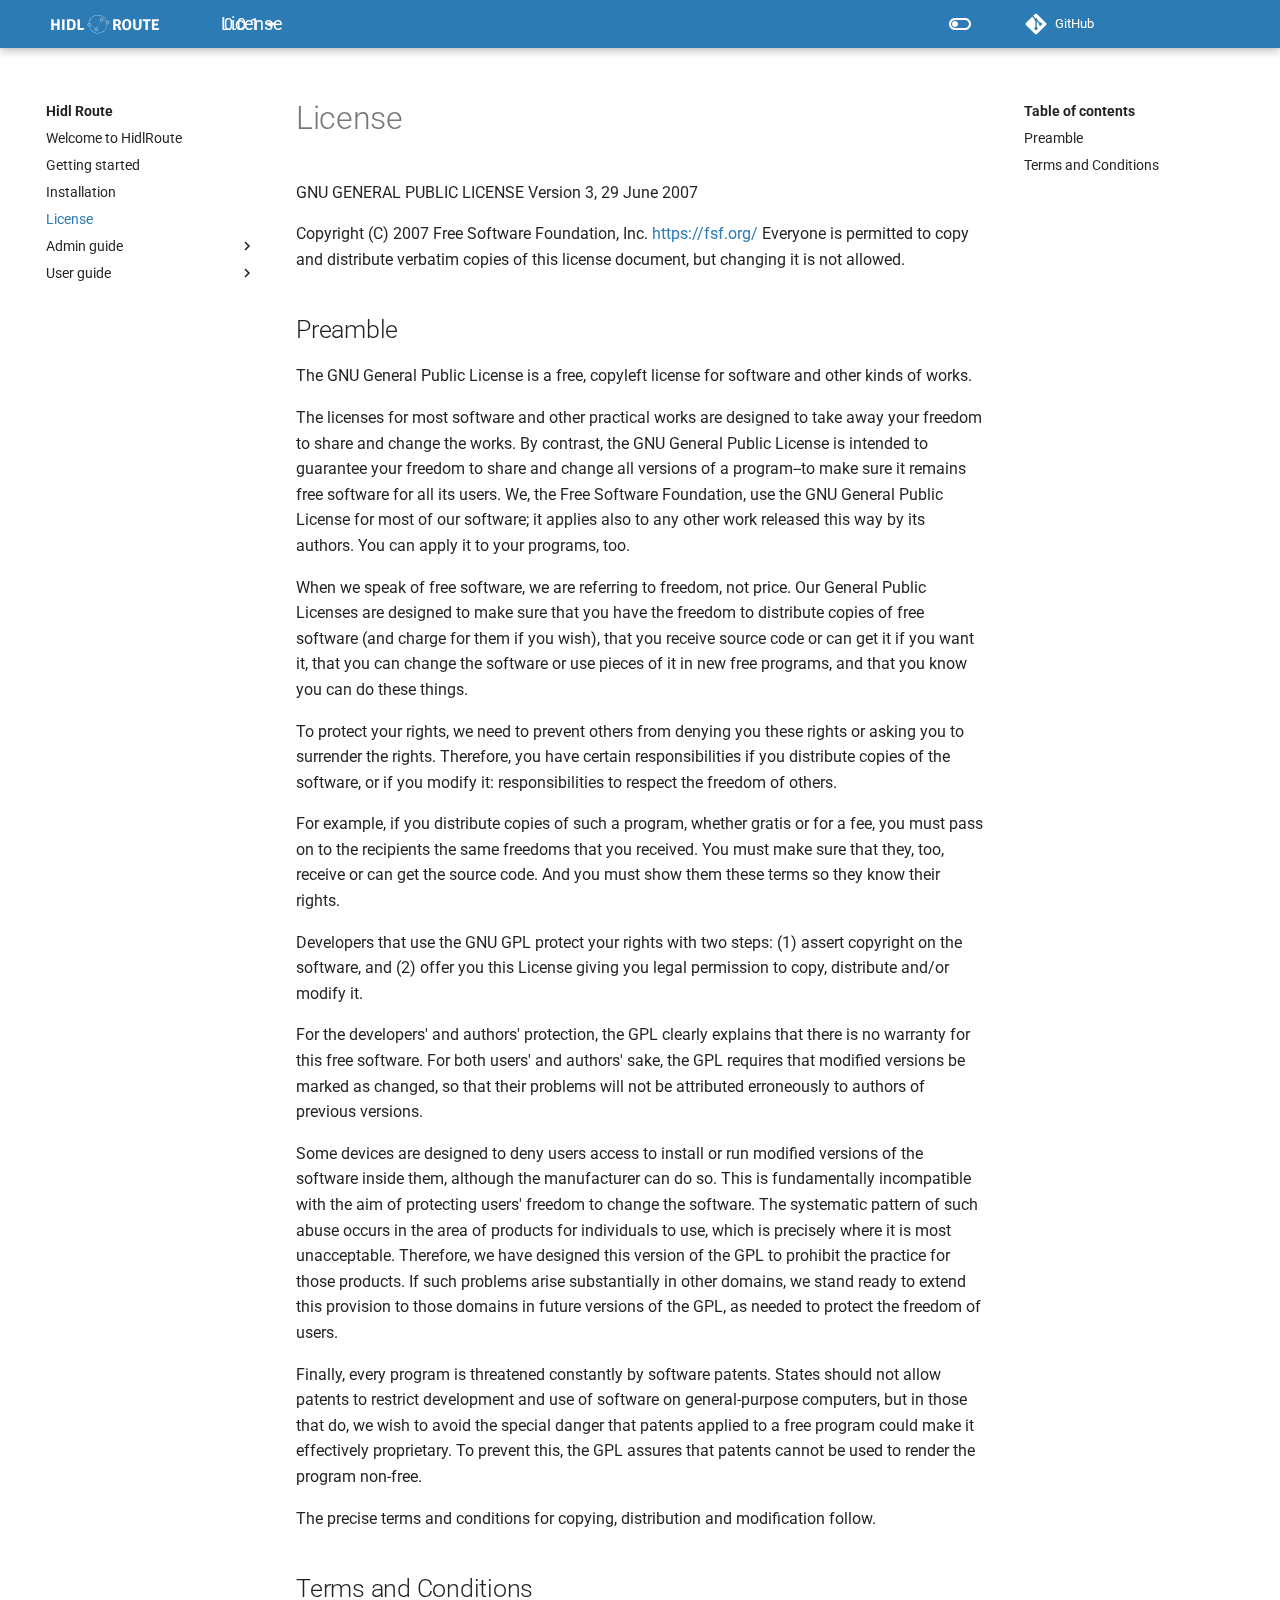
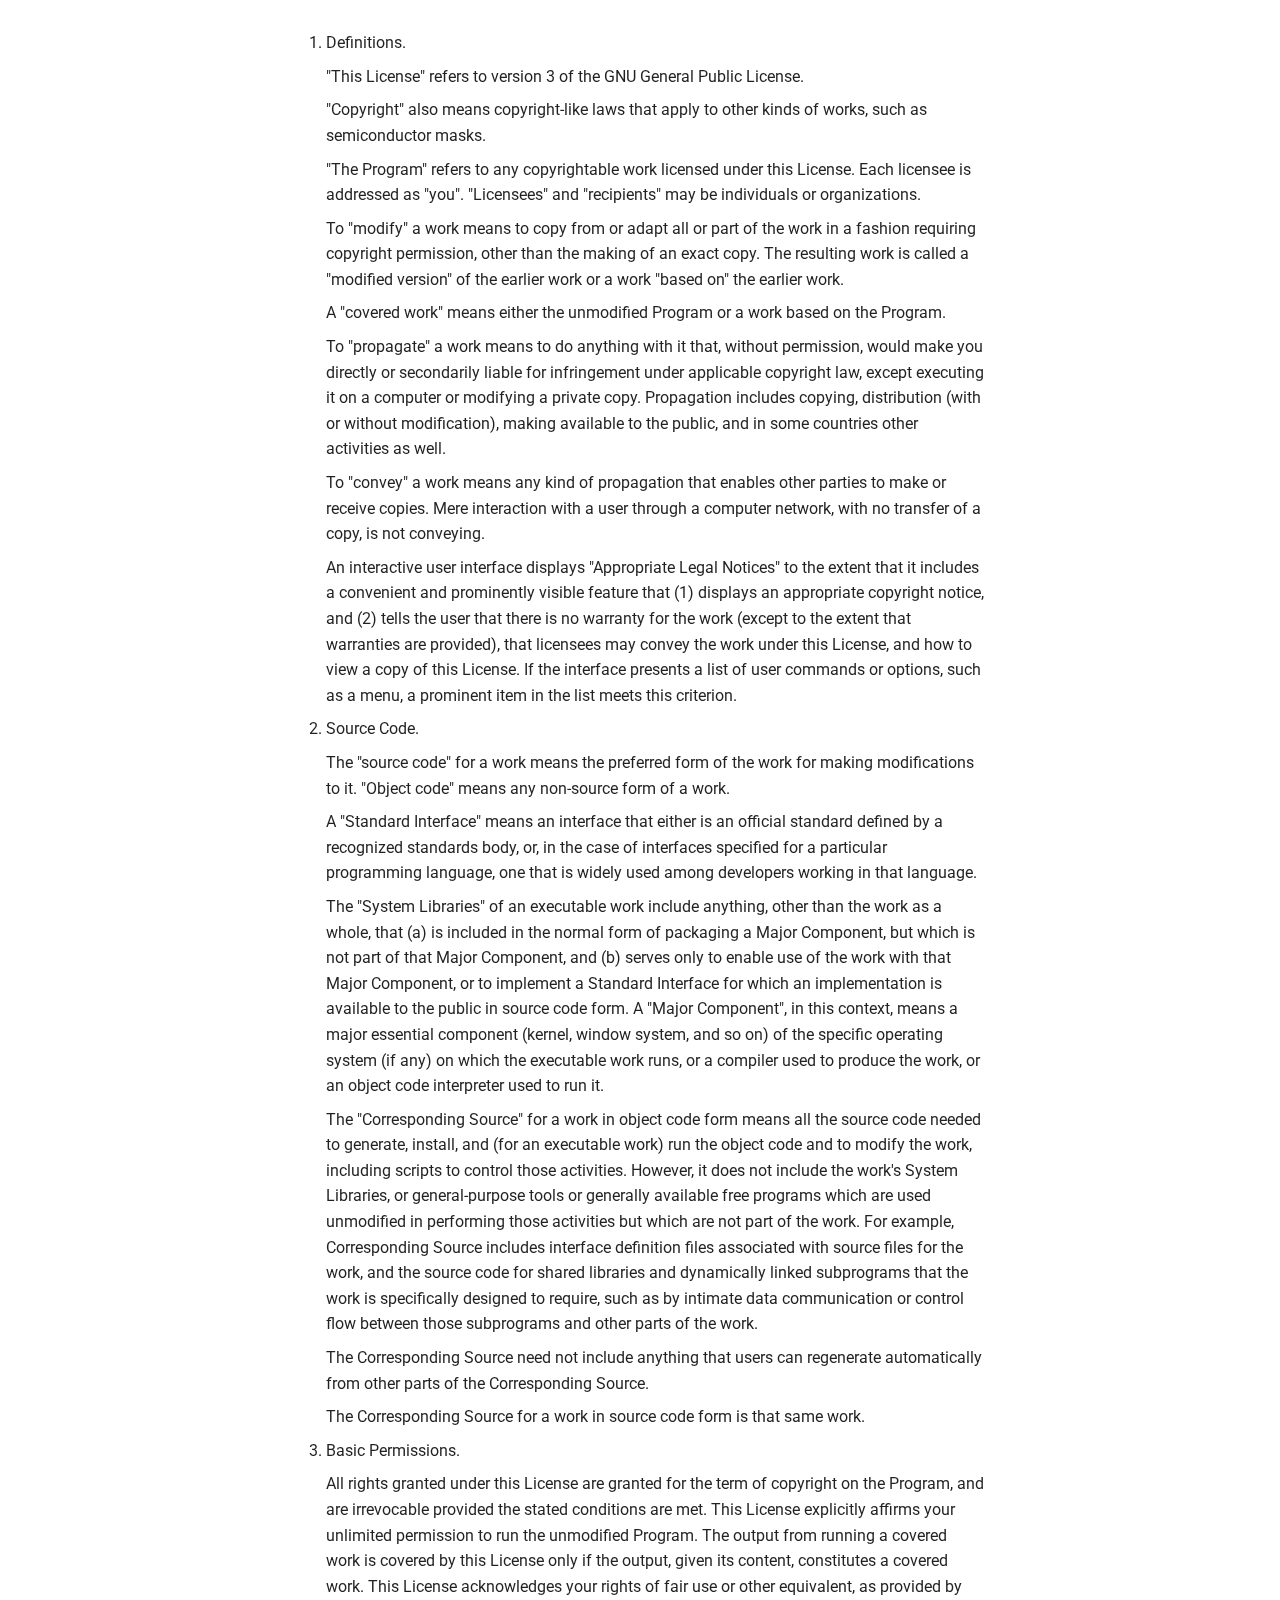
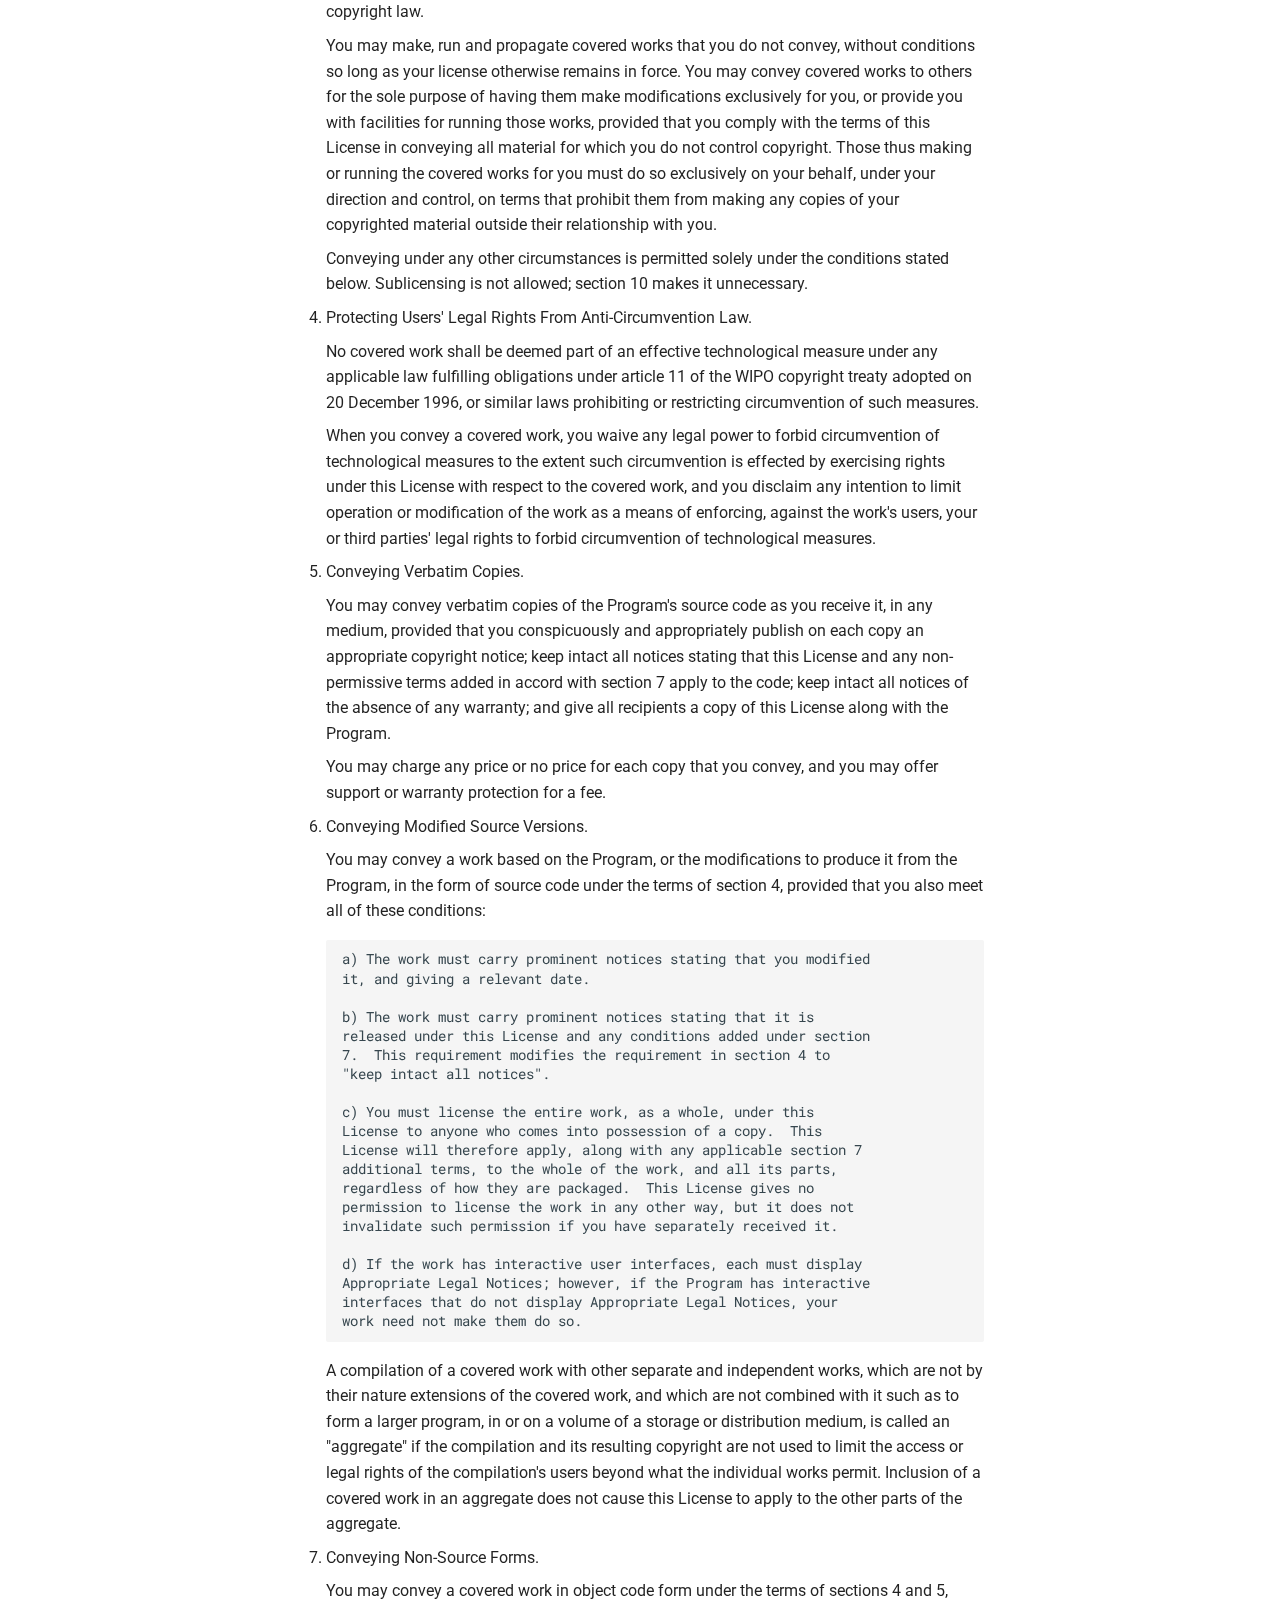
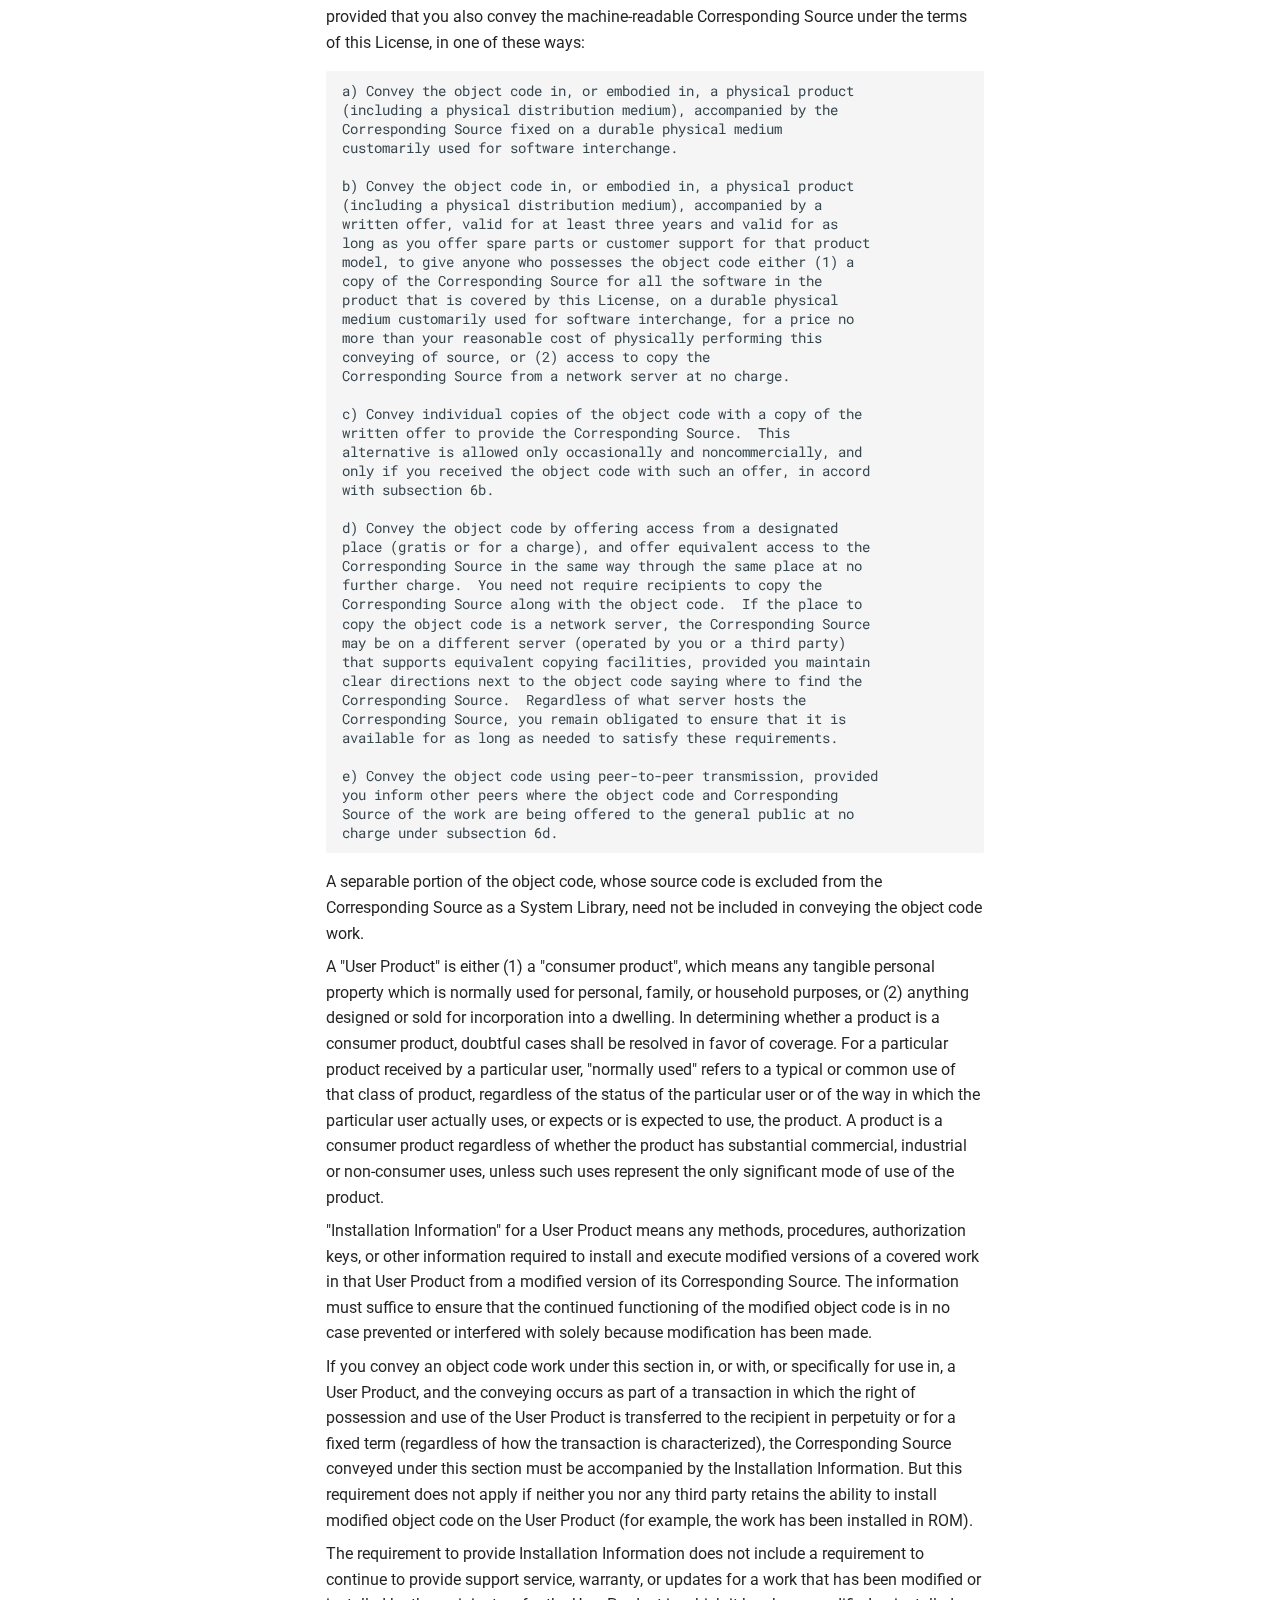
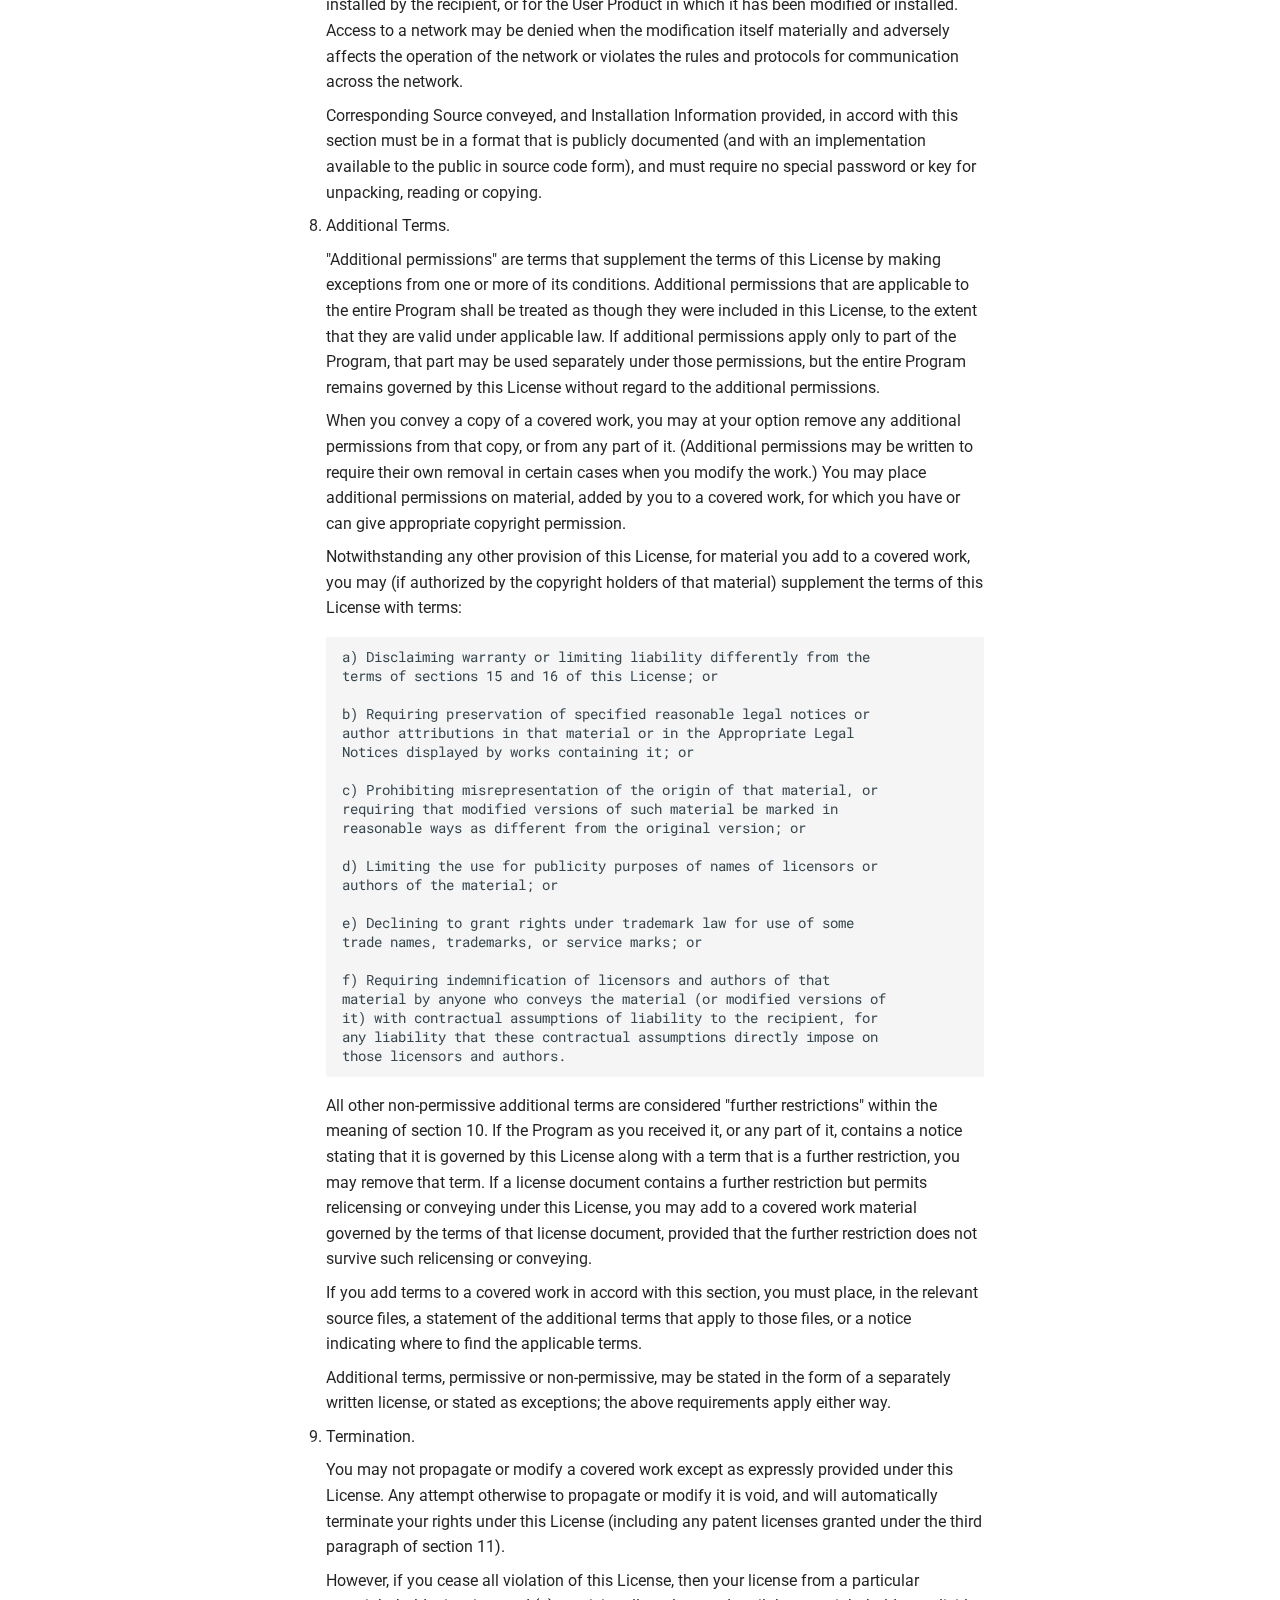
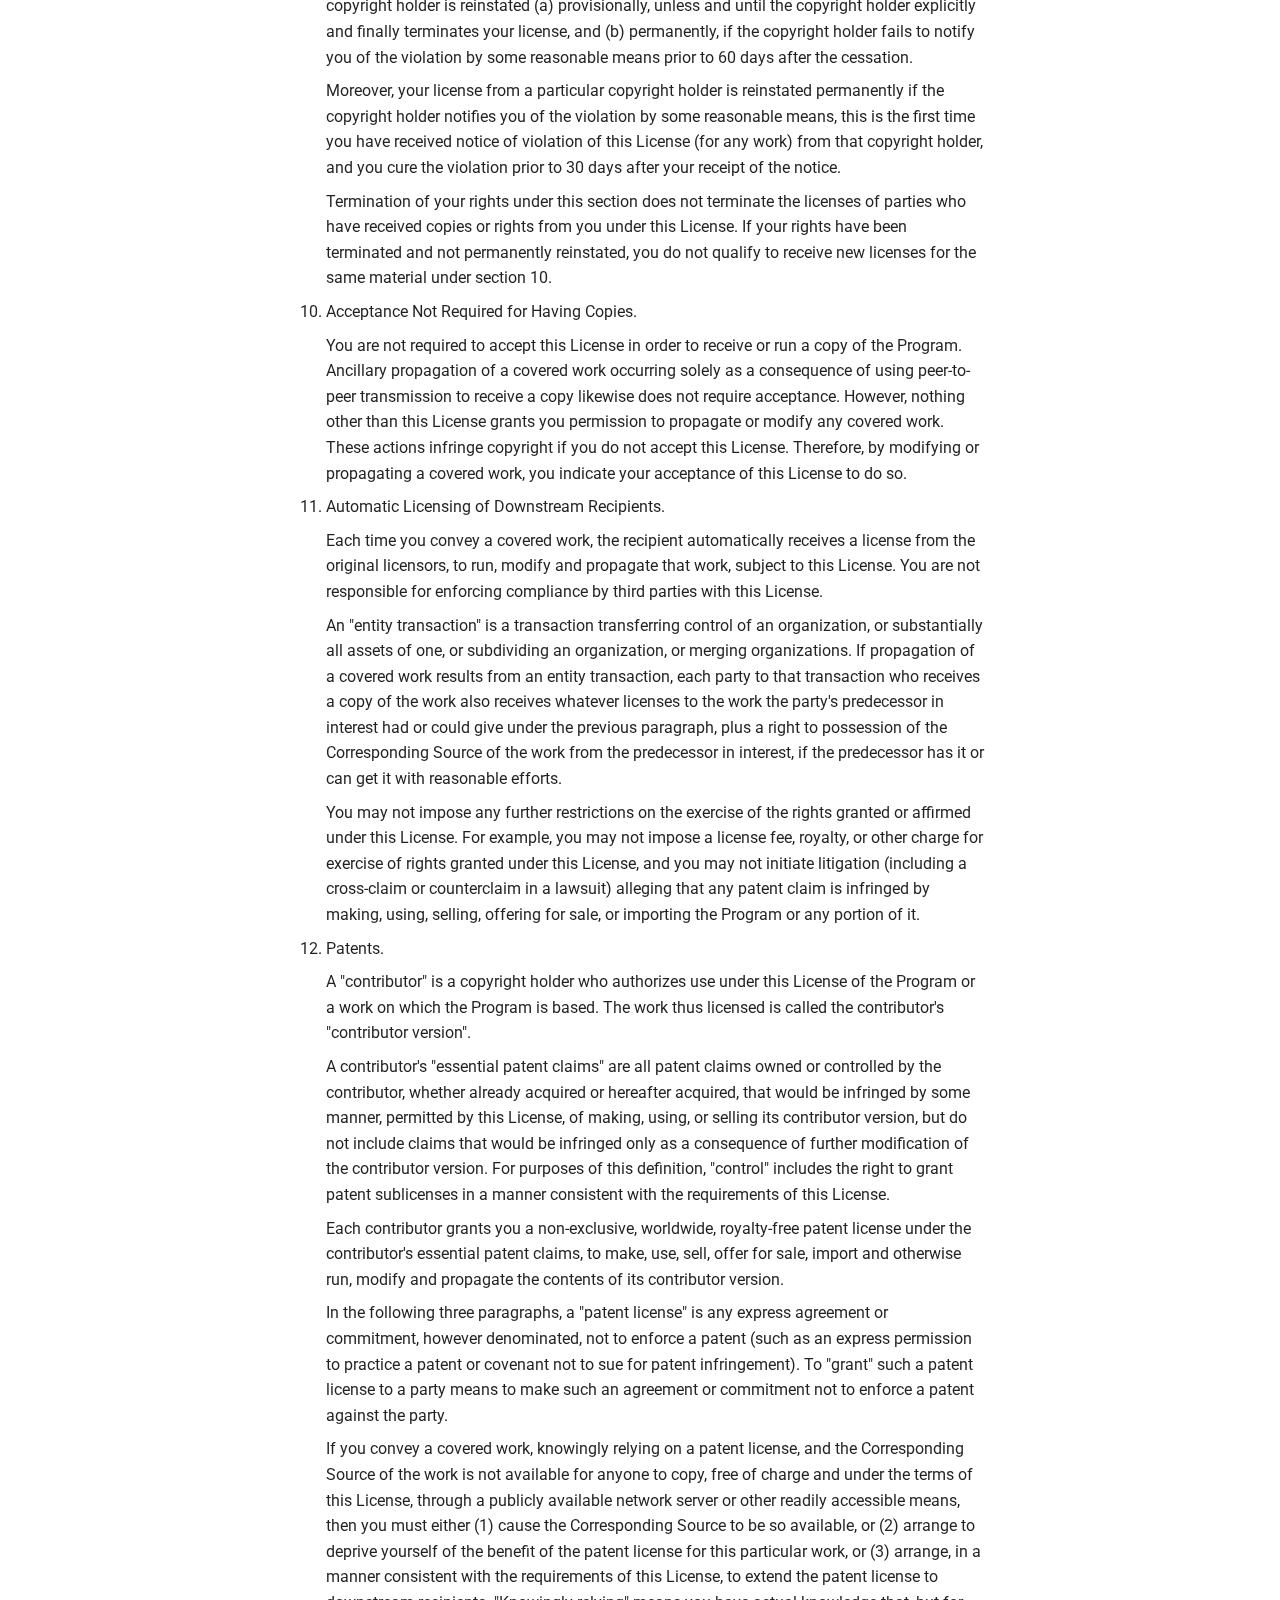
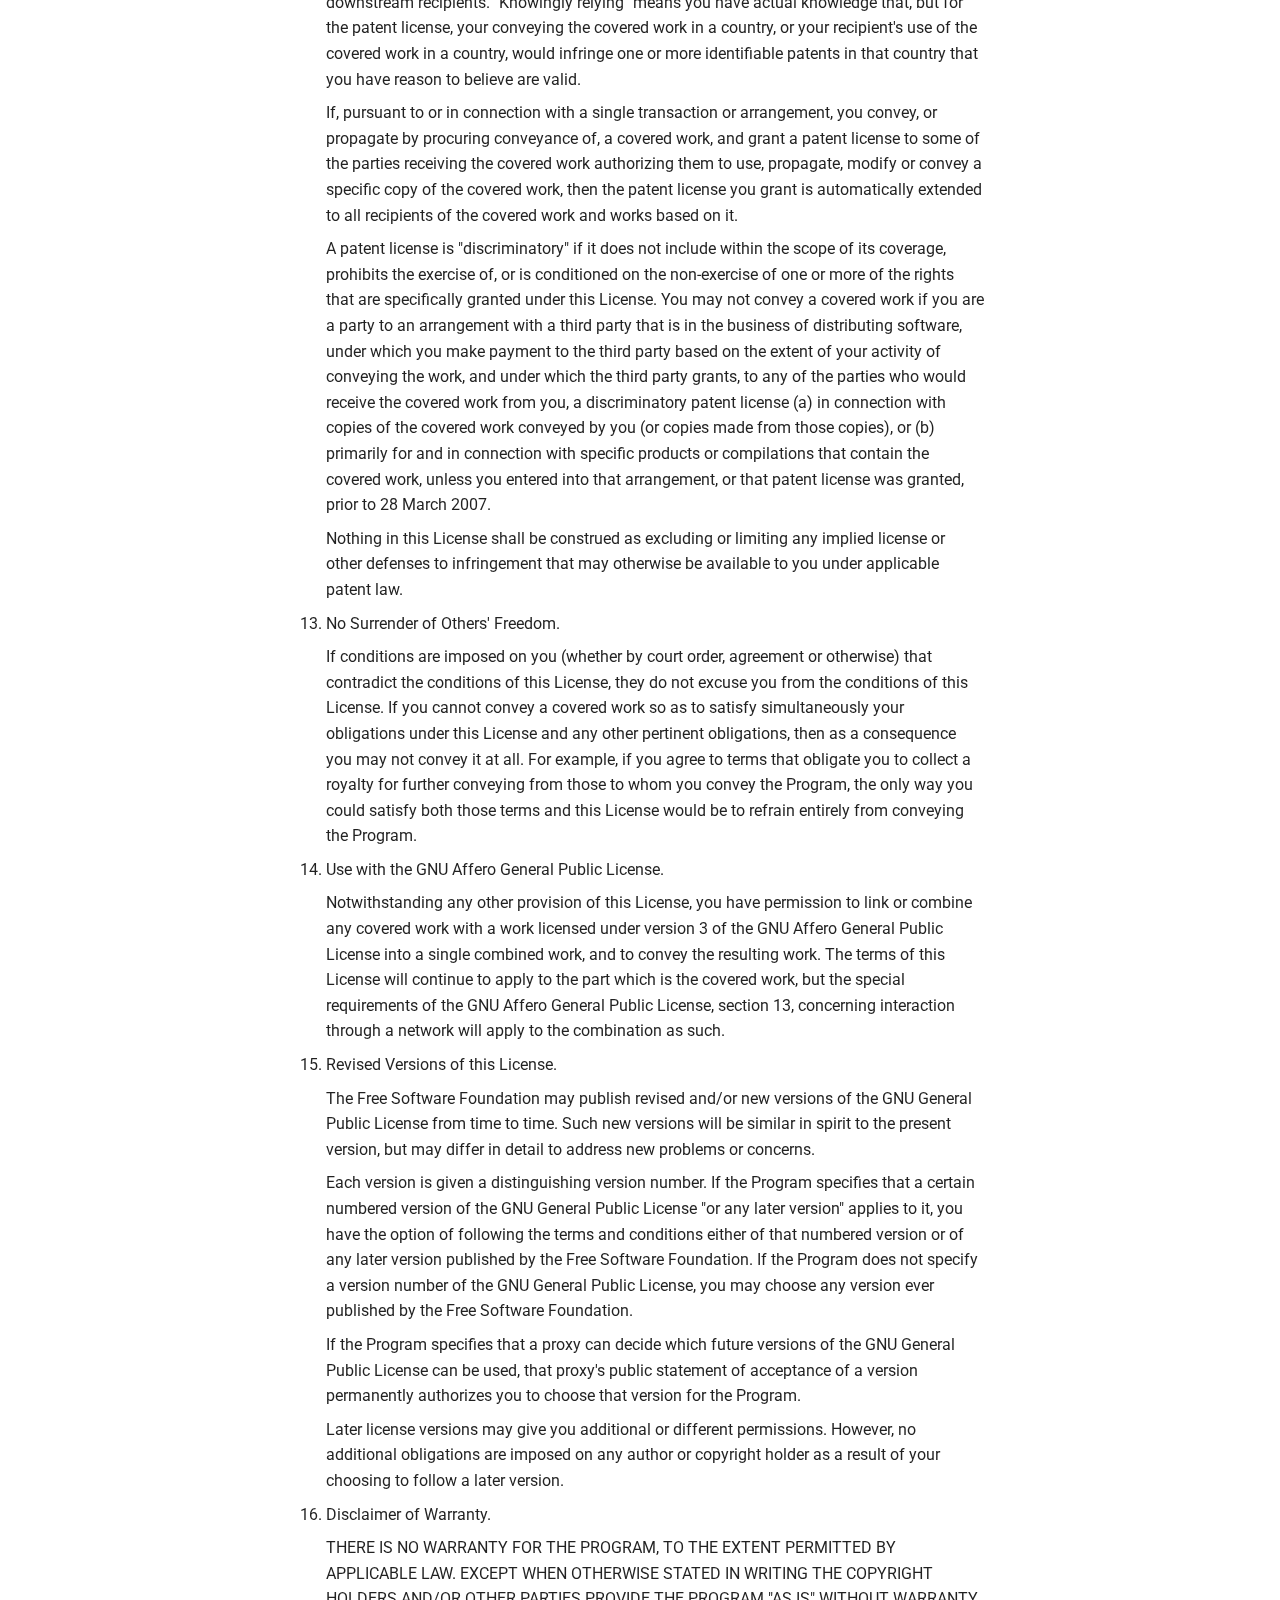
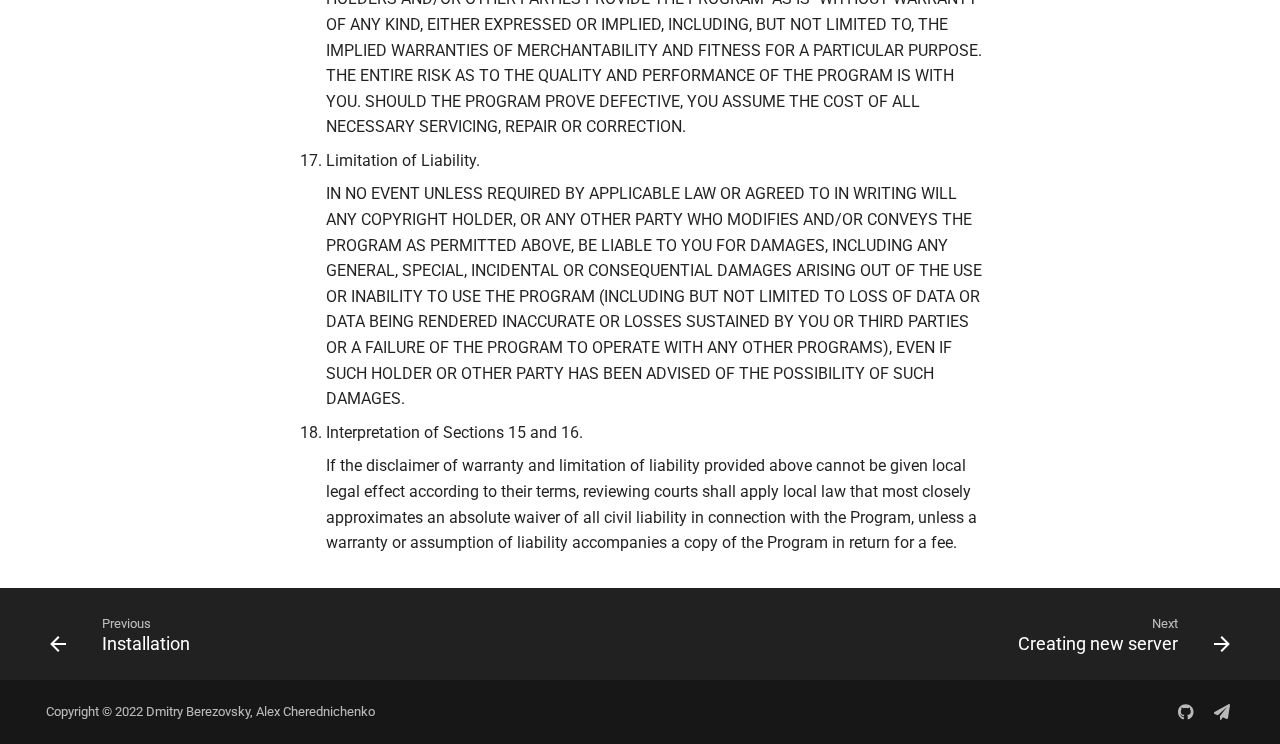
<file: 0.0.1/license/index.html>
<!doctype html>
<html lang="en" class="no-js">
  <head>
    
      <meta charset="utf-8">
      <meta name="viewport" content="width=device-width,initial-scale=1">
      
        <meta name="description" content="HidlRoute - an open-source VPN management system">
      
      
      
        <link rel="canonical" href="https://hidlroute.org/0.0.1/license/">
      
      <link rel="icon" href="../assets/images/favicon.png">
      <meta name="generator" content="mkdocs-1.3.0, mkdocs-material-8.2.16">
    
    
      
        <title>License - Hidl Route</title>
      
    
    
      <link rel="stylesheet" href="../assets/stylesheets/main.1c3799f8.min.css">
      
        
        <link rel="stylesheet" href="../assets/stylesheets/palette.cc9b2e1e.min.css">
        
      
    
    
    
      
        
        
        <link rel="preconnect" href="https://fonts.gstatic.com" crossorigin>
        <link rel="stylesheet" href="https://fonts.googleapis.com/css?family=Roboto:300,300i,400,400i,700,700i%7CRoboto+Mono:400,400i,700,700i&display=fallback">
        <style>:root{--md-text-font:"Roboto";--md-code-font:"Roboto Mono"}</style>
      
    
    
      <link rel="stylesheet" href="../assets/styles/hidlroute.css">
    
    <script>__md_scope=new URL("..",location),__md_get=(e,_=localStorage,t=__md_scope)=>JSON.parse(_.getItem(t.pathname+"."+e)),__md_set=(e,_,t=localStorage,a=__md_scope)=>{try{t.setItem(a.pathname+"."+e,JSON.stringify(_))}catch(e){}}</script>
    
      
  


  
  


  <script>function gtag(){dataLayer.push(arguments)}window.dataLayer=window.dataLayer||[],gtag("js",new Date),gtag("config","G-Y6Z53D0FCQ"),document.addEventListener("DOMContentLoaded",function(){document.forms.search&&document.forms.search.query.addEventListener("blur",function(){this.value&&gtag("event","search",{search_term:this.value})}),"undefined"!=typeof location$&&location$.subscribe(function(e){gtag("config","G-Y6Z53D0FCQ",{page_path:e.pathname})})})</script>
  <script async src="https://www.googletagmanager.com/gtag/js?id=G-Y6Z53D0FCQ"></script>


    
    
  
  
    
  
  <meta property="og:type" content="website" />
  <meta property="og:title" content="Hidl Route - License" />
  <meta property="og:description" content="HidlRoute - an open-source VPN management system" />
  <meta property="og:url" content="https://hidlroute.org/0.0.1/license/" />
  <meta property="og:image" content="https://hidlroute.org/0.0.1/assets/images/ogimage.png" />
  <meta property="og:image:type" content="image/png" />
  <meta property="og:image:width" content="1200" />
  <meta property="og:image:height" content="630" />
  <!-- Twitter -->
  <meta name="twitter:title" content="Hidl Route - License"/>
  <meta name="twitter:description" content="HidlRoute - an open-source VPN management system"/>
  <meta name="twitter:url" content="https://hidlroute.org/0.0.1/license/"/>

  </head>
  
  
    
    
      
    
    
    
    
    <body dir="ltr" data-md-color-scheme="default" data-md-color-primary="" data-md-color-accent="">
  
    
    
      <script>var palette=__md_get("__palette");if(palette&&"object"==typeof palette.color)for(var key of Object.keys(palette.color))document.body.setAttribute("data-md-color-"+key,palette.color[key])</script>
    
    <input class="md-toggle" data-md-toggle="drawer" type="checkbox" id="__drawer" autocomplete="off">
    <input class="md-toggle" data-md-toggle="search" type="checkbox" id="__search" autocomplete="off">
    <label class="md-overlay" for="__drawer"></label>
    <div data-md-component="skip">
      
        
        <a href="#preamble" class="md-skip">
          Skip to content
        </a>
      
    </div>
    <div data-md-component="announce">
      
    </div>
    
      <div data-md-component="outdated" hidden>
        <aside class="md-banner md-banner--warning">
          
            <div class="md-banner__inner md-grid md-typeset">
              
  You're not viewing the latest version.
  <a href="../..">
    <strong>Click here to go to latest.</strong>
  </a>

            </div>
            <script>var el=document.querySelector("[data-md-component=outdated]"),outdated=__md_get("__outdated",sessionStorage);!0===outdated&&el&&(el.hidden=!1)</script>
          
        </aside>
      </div>
    
    
      

<header class="md-header" data-md-component="header">
  <nav class="md-header__inner md-grid" aria-label="Header">
    <a href=".." title="Hidl Route" class="md-header__button md-logo" aria-label="Hidl Route" data-md-component="logo">
      
  <img src="../assets/images/logo-white-hor-small.svg" alt="logo">

    </a>
    <label class="md-header__button md-icon" for="__drawer">
      <svg xmlns="http://www.w3.org/2000/svg" viewBox="0 0 24 24"><path d="M3 6h18v2H3V6m0 5h18v2H3v-2m0 5h18v2H3v-2Z"/></svg>
    </label>
    <div class="md-header__title" data-md-component="header-title">
      <div class="md-header__ellipsis">
        <div class="md-header__topic">
          <span class="md-ellipsis">
            Hidl Route
          </span>
        </div>
        <div class="md-header__topic" data-md-component="header-topic">
          <span class="md-ellipsis">
            
              License
            
          </span>
        </div>
      </div>
    </div>
    
      <form class="md-header__option" data-md-component="palette">
        
          
          
          <input class="md-option" data-md-color-media="(prefers-color-scheme: light)" data-md-color-scheme="default" data-md-color-primary="" data-md-color-accent=""  aria-label="Switch to dark mode"  type="radio" name="__palette" id="__palette_1">
          
            <label class="md-header__button md-icon" title="Switch to dark mode" for="__palette_2" hidden>
              <svg xmlns="http://www.w3.org/2000/svg" viewBox="0 0 24 24"><path d="M17 6H7c-3.31 0-6 2.69-6 6s2.69 6 6 6h10c3.31 0 6-2.69 6-6s-2.69-6-6-6zm0 10H7c-2.21 0-4-1.79-4-4s1.79-4 4-4h10c2.21 0 4 1.79 4 4s-1.79 4-4 4zM7 9c-1.66 0-3 1.34-3 3s1.34 3 3 3 3-1.34 3-3-1.34-3-3-3z"/></svg>
            </label>
          
        
          
          
          <input class="md-option" data-md-color-media="(prefers-color-scheme: dark)" data-md-color-scheme="slate" data-md-color-primary="" data-md-color-accent=""  aria-label="Switch to light mode"  type="radio" name="__palette" id="__palette_2">
          
            <label class="md-header__button md-icon" title="Switch to light mode" for="__palette_1" hidden>
              <svg xmlns="http://www.w3.org/2000/svg" viewBox="0 0 24 24"><path d="M17 7H7a5 5 0 0 0-5 5 5 5 0 0 0 5 5h10a5 5 0 0 0 5-5 5 5 0 0 0-5-5m0 8a3 3 0 0 1-3-3 3 3 0 0 1 3-3 3 3 0 0 1 3 3 3 3 0 0 1-3 3Z"/></svg>
            </label>
          
        
      </form>
    
    
    
    
      <div class="md-header__source">
        <a href="https://github.com/HidlRoute/hidlroute-server" title="Go to repository" class="md-source" data-md-component="source">
  <div class="md-source__icon md-icon">
    
    <svg xmlns="http://www.w3.org/2000/svg" viewBox="0 0 448 512"><!--! Font Awesome Free 6.1.1 by @fontawesome - https://fontawesome.com License - https://fontawesome.com/license/free (Icons: CC BY 4.0, Fonts: SIL OFL 1.1, Code: MIT License) Copyright 2022 Fonticons, Inc.--><path d="M439.55 236.05 244 40.45a28.87 28.87 0 0 0-40.81 0l-40.66 40.63 51.52 51.52c27.06-9.14 52.68 16.77 43.39 43.68l49.66 49.66c34.23-11.8 61.18 31 35.47 56.69-26.49 26.49-70.21-2.87-56-37.34L240.22 199v121.85c25.3 12.54 22.26 41.85 9.08 55a34.34 34.34 0 0 1-48.55 0c-17.57-17.6-11.07-46.91 11.25-56v-123c-20.8-8.51-24.6-30.74-18.64-45L142.57 101 8.45 235.14a28.86 28.86 0 0 0 0 40.81l195.61 195.6a28.86 28.86 0 0 0 40.8 0l194.69-194.69a28.86 28.86 0 0 0 0-40.81z"/></svg>
  </div>
  <div class="md-source__repository">
    GitHub
  </div>
</a>
      </div>
    
  </nav>
  
</header>
    
    <div class="md-container" data-md-component="container">
      
      
        
          
        
      
      <main class="md-main" data-md-component="main">
        <div class="md-main__inner md-grid">
          
            
              
              <div class="md-sidebar md-sidebar--primary" data-md-component="sidebar" data-md-type="navigation" >
                <div class="md-sidebar__scrollwrap">
                  <div class="md-sidebar__inner">
                    


<nav class="md-nav md-nav--primary" aria-label="Navigation" data-md-level="0">
  <label class="md-nav__title" for="__drawer">
    <a href=".." title="Hidl Route" class="md-nav__button md-logo" aria-label="Hidl Route" data-md-component="logo">
      
  <img src="../assets/images/logo-white-hor-small.svg" alt="logo">

    </a>
    Hidl Route
  </label>
  
    <div class="md-nav__source">
      <a href="https://github.com/HidlRoute/hidlroute-server" title="Go to repository" class="md-source" data-md-component="source">
  <div class="md-source__icon md-icon">
    
    <svg xmlns="http://www.w3.org/2000/svg" viewBox="0 0 448 512"><!--! Font Awesome Free 6.1.1 by @fontawesome - https://fontawesome.com License - https://fontawesome.com/license/free (Icons: CC BY 4.0, Fonts: SIL OFL 1.1, Code: MIT License) Copyright 2022 Fonticons, Inc.--><path d="M439.55 236.05 244 40.45a28.87 28.87 0 0 0-40.81 0l-40.66 40.63 51.52 51.52c27.06-9.14 52.68 16.77 43.39 43.68l49.66 49.66c34.23-11.8 61.18 31 35.47 56.69-26.49 26.49-70.21-2.87-56-37.34L240.22 199v121.85c25.3 12.54 22.26 41.85 9.08 55a34.34 34.34 0 0 1-48.55 0c-17.57-17.6-11.07-46.91 11.25-56v-123c-20.8-8.51-24.6-30.74-18.64-45L142.57 101 8.45 235.14a28.86 28.86 0 0 0 0 40.81l195.61 195.6a28.86 28.86 0 0 0 40.8 0l194.69-194.69a28.86 28.86 0 0 0 0-40.81z"/></svg>
  </div>
  <div class="md-source__repository">
    GitHub
  </div>
</a>
    </div>
  
  <ul class="md-nav__list" data-md-scrollfix>
    
      
      
      

  
  
  
    <li class="md-nav__item">
      <a href=".." class="md-nav__link">
        Welcome to HidlRoute
      </a>
    </li>
  

    
      
      
      

  
  
  
    <li class="md-nav__item">
      <a href="../getting-started/" class="md-nav__link">
        Getting started
      </a>
    </li>
  

    
      
      
      

  
  
  
    <li class="md-nav__item">
      <a href="../installation/" class="md-nav__link">
        Installation
      </a>
    </li>
  

    
      
      
      

  
  
    
  
  
    <li class="md-nav__item md-nav__item--active">
      
      <input class="md-nav__toggle md-toggle" data-md-toggle="toc" type="checkbox" id="__toc">
      
      
      
        <label class="md-nav__link md-nav__link--active" for="__toc">
          License
          <span class="md-nav__icon md-icon"></span>
        </label>
      
      <a href="./" class="md-nav__link md-nav__link--active">
        License
      </a>
      
        

<nav class="md-nav md-nav--secondary" aria-label="Table of contents">
  
  
  
  
    <label class="md-nav__title" for="__toc">
      <span class="md-nav__icon md-icon"></span>
      Table of contents
    </label>
    <ul class="md-nav__list" data-md-component="toc" data-md-scrollfix>
      
        <li class="md-nav__item">
  <a href="#preamble" class="md-nav__link">
    Preamble
  </a>
  
</li>
      
        <li class="md-nav__item">
  <a href="#terms-and-conditions" class="md-nav__link">
    Terms and Conditions
  </a>
  
</li>
      
    </ul>
  
</nav>
      
    </li>
  

    
      
      
      

  
  
  
    
    <li class="md-nav__item md-nav__item--nested">
      
      
        <input class="md-nav__toggle md-toggle" data-md-toggle="__nav_5" type="checkbox" id="__nav_5" >
      
      
      
      
        <label class="md-nav__link" for="__nav_5">
          Admin guide
          <span class="md-nav__icon md-icon"></span>
        </label>
      
      <nav class="md-nav" aria-label="Admin guide" data-md-level="1">
        <label class="md-nav__title" for="__nav_5">
          <span class="md-nav__icon md-icon"></span>
          Admin guide
        </label>
        <ul class="md-nav__list" data-md-scrollfix>
          
            
              
  
  
  
    <li class="md-nav__item">
      <a href="../admin-guide/" class="md-nav__link">
        Creating new server
      </a>
    </li>
  

            
          
        </ul>
      </nav>
    </li>
  

    
      
      
      

  
  
  
    
    <li class="md-nav__item md-nav__item--nested">
      
      
        <input class="md-nav__toggle md-toggle" data-md-toggle="__nav_6" type="checkbox" id="__nav_6" >
      
      
      
      
        <label class="md-nav__link" for="__nav_6">
          User guide
          <span class="md-nav__icon md-icon"></span>
        </label>
      
      <nav class="md-nav" aria-label="User guide" data-md-level="1">
        <label class="md-nav__title" for="__nav_6">
          <span class="md-nav__icon md-icon"></span>
          User guide
        </label>
        <ul class="md-nav__list" data-md-scrollfix>
          
            
              
  
  
  
    <li class="md-nav__item">
      <a href="../user-guide/connecting-your-device/" class="md-nav__link">
        Connecting your device
      </a>
    </li>
  

            
          
            
              
  
  
  
    <li class="md-nav__item">
      <a href="../user-guide/enabling-2FA/" class="md-nav__link">
        Enabling Two-Factor Authentication
      </a>
    </li>
  

            
          
        </ul>
      </nav>
    </li>
  

    
  </ul>
</nav>
                  </div>
                </div>
              </div>
            
            
              
              <div class="md-sidebar md-sidebar--secondary" data-md-component="sidebar" data-md-type="toc" >
                <div class="md-sidebar__scrollwrap">
                  <div class="md-sidebar__inner">
                    

<nav class="md-nav md-nav--secondary" aria-label="Table of contents">
  
  
  
  
    <label class="md-nav__title" for="__toc">
      <span class="md-nav__icon md-icon"></span>
      Table of contents
    </label>
    <ul class="md-nav__list" data-md-component="toc" data-md-scrollfix>
      
        <li class="md-nav__item">
  <a href="#preamble" class="md-nav__link">
    Preamble
  </a>
  
</li>
      
        <li class="md-nav__item">
  <a href="#terms-and-conditions" class="md-nav__link">
    Terms and Conditions
  </a>
  
</li>
      
    </ul>
  
</nav>
                  </div>
                </div>
              </div>
            
          
          <div class="md-content" data-md-component="content">
            <article class="md-content__inner md-typeset">
              
                
  <a href="https://github.com/HidlRoute/hidlroute-server/edit/master/docs/license.md" title="Edit this page" class="md-content__button md-icon">
    <svg xmlns="http://www.w3.org/2000/svg" viewBox="0 0 24 24"><path d="M20.71 7.04c.39-.39.39-1.04 0-1.41l-2.34-2.34c-.37-.39-1.02-.39-1.41 0l-1.84 1.83 3.75 3.75M3 17.25V21h3.75L17.81 9.93l-3.75-3.75L3 17.25Z"/></svg>
  </a>



  <h1>License</h1>

<p>GNU GENERAL PUBLIC LICENSE
Version 3, 29 June 2007</p>
<p>Copyright (C) 2007 Free Software Foundation, Inc. <a href="https://fsf.org/">https://fsf.org/</a>
Everyone is permitted to copy and distribute verbatim copies
of this license document, but changing it is not allowed.</p>
<h2 id="preamble">Preamble</h2>
<p>The GNU General Public License is a free, copyleft license for
software and other kinds of works.</p>
<p>The licenses for most software and other practical works are designed
to take away your freedom to share and change the works.  By contrast,
the GNU General Public License is intended to guarantee your freedom to
share and change all versions of a program--to make sure it remains free
software for all its users.  We, the Free Software Foundation, use the
GNU General Public License for most of our software; it applies also to
any other work released this way by its authors.  You can apply it to
your programs, too.</p>
<p>When we speak of free software, we are referring to freedom, not
price.  Our General Public Licenses are designed to make sure that you
have the freedom to distribute copies of free software (and charge for
them if you wish), that you receive source code or can get it if you
want it, that you can change the software or use pieces of it in new
free programs, and that you know you can do these things.</p>
<p>To protect your rights, we need to prevent others from denying you
these rights or asking you to surrender the rights.  Therefore, you have
certain responsibilities if you distribute copies of the software, or if
you modify it: responsibilities to respect the freedom of others.</p>
<p>For example, if you distribute copies of such a program, whether
gratis or for a fee, you must pass on to the recipients the same
freedoms that you received.  You must make sure that they, too, receive
or can get the source code.  And you must show them these terms so they
know their rights.</p>
<p>Developers that use the GNU GPL protect your rights with two steps:
(1) assert copyright on the software, and (2) offer you this License
giving you legal permission to copy, distribute and/or modify it.</p>
<p>For the developers' and authors' protection, the GPL clearly explains
that there is no warranty for this free software.  For both users' and
authors' sake, the GPL requires that modified versions be marked as
changed, so that their problems will not be attributed erroneously to
authors of previous versions.</p>
<p>Some devices are designed to deny users access to install or run
modified versions of the software inside them, although the manufacturer
can do so.  This is fundamentally incompatible with the aim of
protecting users' freedom to change the software.  The systematic
pattern of such abuse occurs in the area of products for individuals to
use, which is precisely where it is most unacceptable.  Therefore, we
have designed this version of the GPL to prohibit the practice for those
products.  If such problems arise substantially in other domains, we
stand ready to extend this provision to those domains in future versions
of the GPL, as needed to protect the freedom of users.</p>
<p>Finally, every program is threatened constantly by software patents.
States should not allow patents to restrict development and use of
software on general-purpose computers, but in those that do, we wish to
avoid the special danger that patents applied to a free program could
make it effectively proprietary.  To prevent this, the GPL assures that
patents cannot be used to render the program non-free.</p>
<p>The precise terms and conditions for copying, distribution and
modification follow.</p>
<h2 id="terms-and-conditions">Terms and Conditions</h2>
<ol>
<li>
<p>Definitions.</p>
<p>"This License" refers to version 3 of the GNU General Public License.</p>
<p>"Copyright" also means copyright-like laws that apply to other kinds of
works, such as semiconductor masks.</p>
<p>"The Program" refers to any copyrightable work licensed under this
License.  Each licensee is addressed as "you".  "Licensees" and
"recipients" may be individuals or organizations.</p>
<p>To "modify" a work means to copy from or adapt all or part of the work
in a fashion requiring copyright permission, other than the making of an
exact copy.  The resulting work is called a "modified version" of the
earlier work or a work "based on" the earlier work.</p>
<p>A "covered work" means either the unmodified Program or a work based
on the Program.</p>
<p>To "propagate" a work means to do anything with it that, without
permission, would make you directly or secondarily liable for
infringement under applicable copyright law, except executing it on a
computer or modifying a private copy.  Propagation includes copying,
distribution (with or without modification), making available to the
public, and in some countries other activities as well.</p>
<p>To "convey" a work means any kind of propagation that enables other
parties to make or receive copies.  Mere interaction with a user through
a computer network, with no transfer of a copy, is not conveying.</p>
<p>An interactive user interface displays "Appropriate Legal Notices"
to the extent that it includes a convenient and prominently visible
feature that (1) displays an appropriate copyright notice, and (2)
tells the user that there is no warranty for the work (except to the
extent that warranties are provided), that licensees may convey the
work under this License, and how to view a copy of this License.  If
the interface presents a list of user commands or options, such as a
menu, a prominent item in the list meets this criterion.</p>
</li>
<li>
<p>Source Code.</p>
<p>The "source code" for a work means the preferred form of the work
for making modifications to it.  "Object code" means any non-source
form of a work.</p>
<p>A "Standard Interface" means an interface that either is an official
standard defined by a recognized standards body, or, in the case of
interfaces specified for a particular programming language, one that
is widely used among developers working in that language.</p>
<p>The "System Libraries" of an executable work include anything, other
than the work as a whole, that (a) is included in the normal form of
packaging a Major Component, but which is not part of that Major
Component, and (b) serves only to enable use of the work with that
Major Component, or to implement a Standard Interface for which an
implementation is available to the public in source code form.  A
"Major Component", in this context, means a major essential component
(kernel, window system, and so on) of the specific operating system
(if any) on which the executable work runs, or a compiler used to
produce the work, or an object code interpreter used to run it.</p>
<p>The "Corresponding Source" for a work in object code form means all
the source code needed to generate, install, and (for an executable
work) run the object code and to modify the work, including scripts to
control those activities.  However, it does not include the work's
System Libraries, or general-purpose tools or generally available free
programs which are used unmodified in performing those activities but
which are not part of the work.  For example, Corresponding Source
includes interface definition files associated with source files for
the work, and the source code for shared libraries and dynamically
linked subprograms that the work is specifically designed to require,
such as by intimate data communication or control flow between those
subprograms and other parts of the work.</p>
<p>The Corresponding Source need not include anything that users
can regenerate automatically from other parts of the Corresponding
Source.</p>
<p>The Corresponding Source for a work in source code form is that
same work.</p>
</li>
<li>
<p>Basic Permissions.</p>
<p>All rights granted under this License are granted for the term of
copyright on the Program, and are irrevocable provided the stated
conditions are met.  This License explicitly affirms your unlimited
permission to run the unmodified Program.  The output from running a
covered work is covered by this License only if the output, given its
content, constitutes a covered work.  This License acknowledges your
rights of fair use or other equivalent, as provided by copyright law.</p>
<p>You may make, run and propagate covered works that you do not
convey, without conditions so long as your license otherwise remains
in force.  You may convey covered works to others for the sole purpose
of having them make modifications exclusively for you, or provide you
with facilities for running those works, provided that you comply with
the terms of this License in conveying all material for which you do
not control copyright.  Those thus making or running the covered works
for you must do so exclusively on your behalf, under your direction
and control, on terms that prohibit them from making any copies of
your copyrighted material outside their relationship with you.</p>
<p>Conveying under any other circumstances is permitted solely under
the conditions stated below.  Sublicensing is not allowed; section 10
makes it unnecessary.</p>
</li>
<li>
<p>Protecting Users' Legal Rights From Anti-Circumvention Law.</p>
<p>No covered work shall be deemed part of an effective technological
measure under any applicable law fulfilling obligations under article
11 of the WIPO copyright treaty adopted on 20 December 1996, or
similar laws prohibiting or restricting circumvention of such
measures.</p>
<p>When you convey a covered work, you waive any legal power to forbid
circumvention of technological measures to the extent such circumvention
is effected by exercising rights under this License with respect to
the covered work, and you disclaim any intention to limit operation or
modification of the work as a means of enforcing, against the work's
users, your or third parties' legal rights to forbid circumvention of
technological measures.</p>
</li>
<li>
<p>Conveying Verbatim Copies.</p>
<p>You may convey verbatim copies of the Program's source code as you
receive it, in any medium, provided that you conspicuously and
appropriately publish on each copy an appropriate copyright notice;
keep intact all notices stating that this License and any
non-permissive terms added in accord with section 7 apply to the code;
keep intact all notices of the absence of any warranty; and give all
recipients a copy of this License along with the Program.</p>
<p>You may charge any price or no price for each copy that you convey,
and you may offer support or warranty protection for a fee.</p>
</li>
<li>
<p>Conveying Modified Source Versions.</p>
<p>You may convey a work based on the Program, or the modifications to
produce it from the Program, in the form of source code under the
terms of section 4, provided that you also meet all of these conditions:</p>
<pre><code>a) The work must carry prominent notices stating that you modified
it, and giving a relevant date.

b) The work must carry prominent notices stating that it is
released under this License and any conditions added under section
7.  This requirement modifies the requirement in section 4 to
"keep intact all notices".

c) You must license the entire work, as a whole, under this
License to anyone who comes into possession of a copy.  This
License will therefore apply, along with any applicable section 7
additional terms, to the whole of the work, and all its parts,
regardless of how they are packaged.  This License gives no
permission to license the work in any other way, but it does not
invalidate such permission if you have separately received it.

d) If the work has interactive user interfaces, each must display
Appropriate Legal Notices; however, if the Program has interactive
interfaces that do not display Appropriate Legal Notices, your
work need not make them do so.
</code></pre>
<p>A compilation of a covered work with other separate and independent
works, which are not by their nature extensions of the covered work,
and which are not combined with it such as to form a larger program,
in or on a volume of a storage or distribution medium, is called an
"aggregate" if the compilation and its resulting copyright are not
used to limit the access or legal rights of the compilation's users
beyond what the individual works permit.  Inclusion of a covered work
in an aggregate does not cause this License to apply to the other
parts of the aggregate.</p>
</li>
<li>
<p>Conveying Non-Source Forms.</p>
<p>You may convey a covered work in object code form under the terms
of sections 4 and 5, provided that you also convey the
machine-readable Corresponding Source under the terms of this License,
in one of these ways:</p>
<pre><code>a) Convey the object code in, or embodied in, a physical product
(including a physical distribution medium), accompanied by the
Corresponding Source fixed on a durable physical medium
customarily used for software interchange.

b) Convey the object code in, or embodied in, a physical product
(including a physical distribution medium), accompanied by a
written offer, valid for at least three years and valid for as
long as you offer spare parts or customer support for that product
model, to give anyone who possesses the object code either (1) a
copy of the Corresponding Source for all the software in the
product that is covered by this License, on a durable physical
medium customarily used for software interchange, for a price no
more than your reasonable cost of physically performing this
conveying of source, or (2) access to copy the
Corresponding Source from a network server at no charge.

c) Convey individual copies of the object code with a copy of the
written offer to provide the Corresponding Source.  This
alternative is allowed only occasionally and noncommercially, and
only if you received the object code with such an offer, in accord
with subsection 6b.

d) Convey the object code by offering access from a designated
place (gratis or for a charge), and offer equivalent access to the
Corresponding Source in the same way through the same place at no
further charge.  You need not require recipients to copy the
Corresponding Source along with the object code.  If the place to
copy the object code is a network server, the Corresponding Source
may be on a different server (operated by you or a third party)
that supports equivalent copying facilities, provided you maintain
clear directions next to the object code saying where to find the
Corresponding Source.  Regardless of what server hosts the
Corresponding Source, you remain obligated to ensure that it is
available for as long as needed to satisfy these requirements.

e) Convey the object code using peer-to-peer transmission, provided
you inform other peers where the object code and Corresponding
Source of the work are being offered to the general public at no
charge under subsection 6d.
</code></pre>
<p>A separable portion of the object code, whose source code is excluded
from the Corresponding Source as a System Library, need not be
included in conveying the object code work.</p>
<p>A "User Product" is either (1) a "consumer product", which means any
tangible personal property which is normally used for personal, family,
or household purposes, or (2) anything designed or sold for incorporation
into a dwelling.  In determining whether a product is a consumer product,
doubtful cases shall be resolved in favor of coverage.  For a particular
product received by a particular user, "normally used" refers to a
typical or common use of that class of product, regardless of the status
of the particular user or of the way in which the particular user
actually uses, or expects or is expected to use, the product.  A product
is a consumer product regardless of whether the product has substantial
commercial, industrial or non-consumer uses, unless such uses represent
the only significant mode of use of the product.</p>
<p>"Installation Information" for a User Product means any methods,
procedures, authorization keys, or other information required to install
and execute modified versions of a covered work in that User Product from
a modified version of its Corresponding Source.  The information must
suffice to ensure that the continued functioning of the modified object
code is in no case prevented or interfered with solely because
modification has been made.</p>
<p>If you convey an object code work under this section in, or with, or
specifically for use in, a User Product, and the conveying occurs as
part of a transaction in which the right of possession and use of the
User Product is transferred to the recipient in perpetuity or for a
fixed term (regardless of how the transaction is characterized), the
Corresponding Source conveyed under this section must be accompanied
by the Installation Information.  But this requirement does not apply
if neither you nor any third party retains the ability to install
modified object code on the User Product (for example, the work has
been installed in ROM).</p>
<p>The requirement to provide Installation Information does not include a
requirement to continue to provide support service, warranty, or updates
for a work that has been modified or installed by the recipient, or for
the User Product in which it has been modified or installed.  Access to a
network may be denied when the modification itself materially and
adversely affects the operation of the network or violates the rules and
protocols for communication across the network.</p>
<p>Corresponding Source conveyed, and Installation Information provided,
in accord with this section must be in a format that is publicly
documented (and with an implementation available to the public in
source code form), and must require no special password or key for
unpacking, reading or copying.</p>
</li>
<li>
<p>Additional Terms.</p>
<p>"Additional permissions" are terms that supplement the terms of this
License by making exceptions from one or more of its conditions.
Additional permissions that are applicable to the entire Program shall
be treated as though they were included in this License, to the extent
that they are valid under applicable law.  If additional permissions
apply only to part of the Program, that part may be used separately
under those permissions, but the entire Program remains governed by
this License without regard to the additional permissions.</p>
<p>When you convey a copy of a covered work, you may at your option
remove any additional permissions from that copy, or from any part of
it.  (Additional permissions may be written to require their own
removal in certain cases when you modify the work.)  You may place
additional permissions on material, added by you to a covered work,
for which you have or can give appropriate copyright permission.</p>
<p>Notwithstanding any other provision of this License, for material you
add to a covered work, you may (if authorized by the copyright holders of
that material) supplement the terms of this License with terms:</p>
<pre><code>a) Disclaiming warranty or limiting liability differently from the
terms of sections 15 and 16 of this License; or

b) Requiring preservation of specified reasonable legal notices or
author attributions in that material or in the Appropriate Legal
Notices displayed by works containing it; or

c) Prohibiting misrepresentation of the origin of that material, or
requiring that modified versions of such material be marked in
reasonable ways as different from the original version; or

d) Limiting the use for publicity purposes of names of licensors or
authors of the material; or

e) Declining to grant rights under trademark law for use of some
trade names, trademarks, or service marks; or

f) Requiring indemnification of licensors and authors of that
material by anyone who conveys the material (or modified versions of
it) with contractual assumptions of liability to the recipient, for
any liability that these contractual assumptions directly impose on
those licensors and authors.
</code></pre>
<p>All other non-permissive additional terms are considered "further
restrictions" within the meaning of section 10.  If the Program as you
received it, or any part of it, contains a notice stating that it is
governed by this License along with a term that is a further
restriction, you may remove that term.  If a license document contains
a further restriction but permits relicensing or conveying under this
License, you may add to a covered work material governed by the terms
of that license document, provided that the further restriction does
not survive such relicensing or conveying.</p>
<p>If you add terms to a covered work in accord with this section, you
must place, in the relevant source files, a statement of the
additional terms that apply to those files, or a notice indicating
where to find the applicable terms.</p>
<p>Additional terms, permissive or non-permissive, may be stated in the
form of a separately written license, or stated as exceptions;
the above requirements apply either way.</p>
</li>
<li>
<p>Termination.</p>
<p>You may not propagate or modify a covered work except as expressly
provided under this License.  Any attempt otherwise to propagate or
modify it is void, and will automatically terminate your rights under
this License (including any patent licenses granted under the third
paragraph of section 11).</p>
<p>However, if you cease all violation of this License, then your
license from a particular copyright holder is reinstated (a)
provisionally, unless and until the copyright holder explicitly and
finally terminates your license, and (b) permanently, if the copyright
holder fails to notify you of the violation by some reasonable means
prior to 60 days after the cessation.</p>
<p>Moreover, your license from a particular copyright holder is
reinstated permanently if the copyright holder notifies you of the
violation by some reasonable means, this is the first time you have
received notice of violation of this License (for any work) from that
copyright holder, and you cure the violation prior to 30 days after
your receipt of the notice.</p>
<p>Termination of your rights under this section does not terminate the
licenses of parties who have received copies or rights from you under
this License.  If your rights have been terminated and not permanently
reinstated, you do not qualify to receive new licenses for the same
material under section 10.</p>
</li>
<li>
<p>Acceptance Not Required for Having Copies.</p>
<p>You are not required to accept this License in order to receive or
run a copy of the Program.  Ancillary propagation of a covered work
occurring solely as a consequence of using peer-to-peer transmission
to receive a copy likewise does not require acceptance.  However,
nothing other than this License grants you permission to propagate or
modify any covered work.  These actions infringe copyright if you do
not accept this License.  Therefore, by modifying or propagating a
covered work, you indicate your acceptance of this License to do so.</p>
</li>
<li>
<p>Automatic Licensing of Downstream Recipients.</p>
<p>Each time you convey a covered work, the recipient automatically
receives a license from the original licensors, to run, modify and
propagate that work, subject to this License.  You are not responsible
for enforcing compliance by third parties with this License.</p>
<p>An "entity transaction" is a transaction transferring control of an
organization, or substantially all assets of one, or subdividing an
organization, or merging organizations.  If propagation of a covered
work results from an entity transaction, each party to that
transaction who receives a copy of the work also receives whatever
licenses to the work the party's predecessor in interest had or could
give under the previous paragraph, plus a right to possession of the
Corresponding Source of the work from the predecessor in interest, if
the predecessor has it or can get it with reasonable efforts.</p>
<p>You may not impose any further restrictions on the exercise of the
rights granted or affirmed under this License.  For example, you may
not impose a license fee, royalty, or other charge for exercise of
rights granted under this License, and you may not initiate litigation
(including a cross-claim or counterclaim in a lawsuit) alleging that
any patent claim is infringed by making, using, selling, offering for
sale, or importing the Program or any portion of it.</p>
</li>
<li>
<p>Patents.</p>
<p>A "contributor" is a copyright holder who authorizes use under this
License of the Program or a work on which the Program is based.  The
work thus licensed is called the contributor's "contributor version".</p>
<p>A contributor's "essential patent claims" are all patent claims
owned or controlled by the contributor, whether already acquired or
hereafter acquired, that would be infringed by some manner, permitted
by this License, of making, using, or selling its contributor version,
but do not include claims that would be infringed only as a
consequence of further modification of the contributor version.  For
purposes of this definition, "control" includes the right to grant
patent sublicenses in a manner consistent with the requirements of
this License.</p>
<p>Each contributor grants you a non-exclusive, worldwide, royalty-free
patent license under the contributor's essential patent claims, to
make, use, sell, offer for sale, import and otherwise run, modify and
propagate the contents of its contributor version.</p>
<p>In the following three paragraphs, a "patent license" is any express
agreement or commitment, however denominated, not to enforce a patent
(such as an express permission to practice a patent or covenant not to
sue for patent infringement).  To "grant" such a patent license to a
party means to make such an agreement or commitment not to enforce a
patent against the party.</p>
<p>If you convey a covered work, knowingly relying on a patent license,
and the Corresponding Source of the work is not available for anyone
to copy, free of charge and under the terms of this License, through a
publicly available network server or other readily accessible means,
then you must either (1) cause the Corresponding Source to be so
available, or (2) arrange to deprive yourself of the benefit of the
patent license for this particular work, or (3) arrange, in a manner
consistent with the requirements of this License, to extend the patent
license to downstream recipients.  "Knowingly relying" means you have
actual knowledge that, but for the patent license, your conveying the
covered work in a country, or your recipient's use of the covered work
in a country, would infringe one or more identifiable patents in that
country that you have reason to believe are valid.</p>
<p>If, pursuant to or in connection with a single transaction or
arrangement, you convey, or propagate by procuring conveyance of, a
covered work, and grant a patent license to some of the parties
receiving the covered work authorizing them to use, propagate, modify
or convey a specific copy of the covered work, then the patent license
you grant is automatically extended to all recipients of the covered
work and works based on it.</p>
<p>A patent license is "discriminatory" if it does not include within
the scope of its coverage, prohibits the exercise of, or is
conditioned on the non-exercise of one or more of the rights that are
specifically granted under this License.  You may not convey a covered
work if you are a party to an arrangement with a third party that is
in the business of distributing software, under which you make payment
to the third party based on the extent of your activity of conveying
the work, and under which the third party grants, to any of the
parties who would receive the covered work from you, a discriminatory
patent license (a) in connection with copies of the covered work
conveyed by you (or copies made from those copies), or (b) primarily
for and in connection with specific products or compilations that
contain the covered work, unless you entered into that arrangement,
or that patent license was granted, prior to 28 March 2007.</p>
<p>Nothing in this License shall be construed as excluding or limiting
any implied license or other defenses to infringement that may
otherwise be available to you under applicable patent law.</p>
</li>
<li>
<p>No Surrender of Others' Freedom.</p>
<p>If conditions are imposed on you (whether by court order, agreement or
otherwise) that contradict the conditions of this License, they do not
excuse you from the conditions of this License.  If you cannot convey a
covered work so as to satisfy simultaneously your obligations under this
License and any other pertinent obligations, then as a consequence you may
not convey it at all.  For example, if you agree to terms that obligate you
to collect a royalty for further conveying from those to whom you convey
the Program, the only way you could satisfy both those terms and this
License would be to refrain entirely from conveying the Program.</p>
</li>
<li>
<p>Use with the GNU Affero General Public License.</p>
<p>Notwithstanding any other provision of this License, you have
permission to link or combine any covered work with a work licensed
under version 3 of the GNU Affero General Public License into a single
combined work, and to convey the resulting work.  The terms of this
License will continue to apply to the part which is the covered work,
but the special requirements of the GNU Affero General Public License,
section 13, concerning interaction through a network will apply to the
combination as such.</p>
</li>
<li>
<p>Revised Versions of this License.</p>
<p>The Free Software Foundation may publish revised and/or new versions of
the GNU General Public License from time to time.  Such new versions will
be similar in spirit to the present version, but may differ in detail to
address new problems or concerns.</p>
<p>Each version is given a distinguishing version number.  If the
Program specifies that a certain numbered version of the GNU General
Public License "or any later version" applies to it, you have the
option of following the terms and conditions either of that numbered
version or of any later version published by the Free Software
Foundation.  If the Program does not specify a version number of the
GNU General Public License, you may choose any version ever published
by the Free Software Foundation.</p>
<p>If the Program specifies that a proxy can decide which future
versions of the GNU General Public License can be used, that proxy's
public statement of acceptance of a version permanently authorizes you
to choose that version for the Program.</p>
<p>Later license versions may give you additional or different
permissions.  However, no additional obligations are imposed on any
author or copyright holder as a result of your choosing to follow a
later version.</p>
</li>
<li>
<p>Disclaimer of Warranty.</p>
<p>THERE IS NO WARRANTY FOR THE PROGRAM, TO THE EXTENT PERMITTED BY
APPLICABLE LAW.  EXCEPT WHEN OTHERWISE STATED IN WRITING THE COPYRIGHT
HOLDERS AND/OR OTHER PARTIES PROVIDE THE PROGRAM "AS IS" WITHOUT WARRANTY
OF ANY KIND, EITHER EXPRESSED OR IMPLIED, INCLUDING, BUT NOT LIMITED TO,
THE IMPLIED WARRANTIES OF MERCHANTABILITY AND FITNESS FOR A PARTICULAR
PURPOSE.  THE ENTIRE RISK AS TO THE QUALITY AND PERFORMANCE OF THE PROGRAM
IS WITH YOU.  SHOULD THE PROGRAM PROVE DEFECTIVE, YOU ASSUME THE COST OF
ALL NECESSARY SERVICING, REPAIR OR CORRECTION.</p>
</li>
<li>
<p>Limitation of Liability.</p>
<p>IN NO EVENT UNLESS REQUIRED BY APPLICABLE LAW OR AGREED TO IN WRITING
WILL ANY COPYRIGHT HOLDER, OR ANY OTHER PARTY WHO MODIFIES AND/OR CONVEYS
THE PROGRAM AS PERMITTED ABOVE, BE LIABLE TO YOU FOR DAMAGES, INCLUDING ANY
GENERAL, SPECIAL, INCIDENTAL OR CONSEQUENTIAL DAMAGES ARISING OUT OF THE
USE OR INABILITY TO USE THE PROGRAM (INCLUDING BUT NOT LIMITED TO LOSS OF
DATA OR DATA BEING RENDERED INACCURATE OR LOSSES SUSTAINED BY YOU OR THIRD
PARTIES OR A FAILURE OF THE PROGRAM TO OPERATE WITH ANY OTHER PROGRAMS),
EVEN IF SUCH HOLDER OR OTHER PARTY HAS BEEN ADVISED OF THE POSSIBILITY OF
SUCH DAMAGES.</p>
</li>
<li>
<p>Interpretation of Sections 15 and 16.</p>
<p>If the disclaimer of warranty and limitation of liability provided
above cannot be given local legal effect according to their terms,
reviewing courts shall apply local law that most closely approximates
an absolute waiver of all civil liability in connection with the
Program, unless a warranty or assumption of liability accompanies a
copy of the Program in return for a fee.</p>
</li>
</ol>

              
            </article>
          </div>
        </div>
        
      </main>
      
        <footer class="md-footer">
  
    <nav class="md-footer__inner md-grid" aria-label="Footer">
      
        
        <a href="../installation/" class="md-footer__link md-footer__link--prev" aria-label="Previous: Installation" rel="prev">
          <div class="md-footer__button md-icon">
            <svg xmlns="http://www.w3.org/2000/svg" viewBox="0 0 24 24"><path d="M20 11v2H8l5.5 5.5-1.42 1.42L4.16 12l7.92-7.92L13.5 5.5 8 11h12Z"/></svg>
          </div>
          <div class="md-footer__title">
            <div class="md-ellipsis">
              <span class="md-footer__direction">
                Previous
              </span>
              Installation
            </div>
          </div>
        </a>
      
      
        
        <a href="../admin-guide/" class="md-footer__link md-footer__link--next" aria-label="Next: Creating new server" rel="next">
          <div class="md-footer__title">
            <div class="md-ellipsis">
              <span class="md-footer__direction">
                Next
              </span>
              Creating new server
            </div>
          </div>
          <div class="md-footer__button md-icon">
            <svg xmlns="http://www.w3.org/2000/svg" viewBox="0 0 24 24"><path d="M4 11v2h12l-5.5 5.5 1.42 1.42L19.84 12l-7.92-7.92L10.5 5.5 16 11H4Z"/></svg>
          </div>
        </a>
      
    </nav>
  
  <div class="md-footer-meta md-typeset">
    <div class="md-footer-meta__inner md-grid">
      <div class="md-copyright">
  
    <div class="md-copyright__highlight">
      Copyright &copy; 2022 Dmitry Berezovsky, Alex Cherednichenko
    </div>
  
  
</div>
      
        <div class="md-social">
  
    
    
      
      
    
    <a href="https://github.com/HidlRoute/hidlroute-server" target="_blank" rel="noopener" title="github.com" class="md-social__link">
      <svg xmlns="http://www.w3.org/2000/svg" viewBox="0 0 496 512"><!--! Font Awesome Free 6.1.1 by @fontawesome - https://fontawesome.com License - https://fontawesome.com/license/free (Icons: CC BY 4.0, Fonts: SIL OFL 1.1, Code: MIT License) Copyright 2022 Fonticons, Inc.--><path d="M165.9 397.4c0 2-2.3 3.6-5.2 3.6-3.3.3-5.6-1.3-5.6-3.6 0-2 2.3-3.6 5.2-3.6 3-.3 5.6 1.3 5.6 3.6zm-31.1-4.5c-.7 2 1.3 4.3 4.3 4.9 2.6 1 5.6 0 6.2-2s-1.3-4.3-4.3-5.2c-2.6-.7-5.5.3-6.2 2.3zm44.2-1.7c-2.9.7-4.9 2.6-4.6 4.9.3 2 2.9 3.3 5.9 2.6 2.9-.7 4.9-2.6 4.6-4.6-.3-1.9-3-3.2-5.9-2.9zM244.8 8C106.1 8 0 113.3 0 252c0 110.9 69.8 205.8 169.5 239.2 12.8 2.3 17.3-5.6 17.3-12.1 0-6.2-.3-40.4-.3-61.4 0 0-70 15-84.7-29.8 0 0-11.4-29.1-27.8-36.6 0 0-22.9-15.7 1.6-15.4 0 0 24.9 2 38.6 25.8 21.9 38.6 58.6 27.5 72.9 20.9 2.3-16 8.8-27.1 16-33.7-55.9-6.2-112.3-14.3-112.3-110.5 0-27.5 7.6-41.3 23.6-58.9-2.6-6.5-11.1-33.3 2.6-67.9 20.9-6.5 69 27 69 27 20-5.6 41.5-8.5 62.8-8.5s42.8 2.9 62.8 8.5c0 0 48.1-33.6 69-27 13.7 34.7 5.2 61.4 2.6 67.9 16 17.7 25.8 31.5 25.8 58.9 0 96.5-58.9 104.2-114.8 110.5 9.2 7.9 17 22.9 17 46.4 0 33.7-.3 75.4-.3 83.6 0 6.5 4.6 14.4 17.3 12.1C428.2 457.8 496 362.9 496 252 496 113.3 383.5 8 244.8 8zM97.2 352.9c-1.3 1-1 3.3.7 5.2 1.6 1.6 3.9 2.3 5.2 1 1.3-1 1-3.3-.7-5.2-1.6-1.6-3.9-2.3-5.2-1zm-10.8-8.1c-.7 1.3.3 2.9 2.3 3.9 1.6 1 3.6.7 4.3-.7.7-1.3-.3-2.9-2.3-3.9-2-.6-3.6-.3-4.3.7zm32.4 35.6c-1.6 1.3-1 4.3 1.3 6.2 2.3 2.3 5.2 2.6 6.5 1 1.3-1.3.7-4.3-1.3-6.2-2.2-2.3-5.2-2.6-6.5-1zm-11.4-14.7c-1.6 1-1.6 3.6 0 5.9 1.6 2.3 4.3 3.3 5.6 2.3 1.6-1.3 1.6-3.9 0-6.2-1.4-2.3-4-3.3-5.6-2z"/></svg>
    </a>
  
    
    
    <a href="mailto:hidlroute-dev@googlegroups.com" target="_blank" rel="noopener" title="" class="md-social__link">
      <svg xmlns="http://www.w3.org/2000/svg" viewBox="0 0 512 512"><!--! Font Awesome Free 6.1.1 by @fontawesome - https://fontawesome.com License - https://fontawesome.com/license/free (Icons: CC BY 4.0, Fonts: SIL OFL 1.1, Code: MIT License) Copyright 2022 Fonticons, Inc.--><path d="m511.6 36.86-64 415.1a32.008 32.008 0 0 1-31.65 27.147c-4.188 0-8.319-.815-12.29-2.472l-122.6-51.1-50.86 76.29C226.3 508.5 219.8 512 212.8 512c-11.5 0-20.8-9.3-20.8-20.8v-96.18c0-7.115 2.372-14.03 6.742-19.64L416 96 122.3 360.3 19.69 317.5C8.438 312.8.812 302.2.062 289.1s5.47-23.72 16.06-29.77l448-255.1c10.69-6.109 23.88-5.547 34 1.406S513.5 24.72 511.6 36.86z"/></svg>
    </a>
  
</div>
      
    </div>
  </div>
</footer>
      
    </div>
    <div class="md-dialog" data-md-component="dialog">
      <div class="md-dialog__inner md-typeset"></div>
    </div>
    <script id="__config" type="application/json">{"base": "..", "features": ["navigation.tracking", "content.tooltips"], "search": "../assets/javascripts/workers/search.2a1c317c.min.js", "translations": {"clipboard.copied": "Copied to clipboard", "clipboard.copy": "Copy to clipboard", "search.config.lang": "en", "search.config.pipeline": "trimmer, stopWordFilter", "search.config.separator": "[\\s\\-]+", "search.placeholder": "Search", "search.result.more.one": "1 more on this page", "search.result.more.other": "# more on this page", "search.result.none": "No matching documents", "search.result.one": "1 matching document", "search.result.other": "# matching documents", "search.result.placeholder": "Type to start searching", "search.result.term.missing": "Missing", "select.version.title": "Select version"}, "version": {"default": "latest", "provider": "mike"}}</script>
    
    
      <script src="../assets/javascripts/bundle.3a4b43e5.min.js"></script>
      
    
  </body>
</html>
</file>
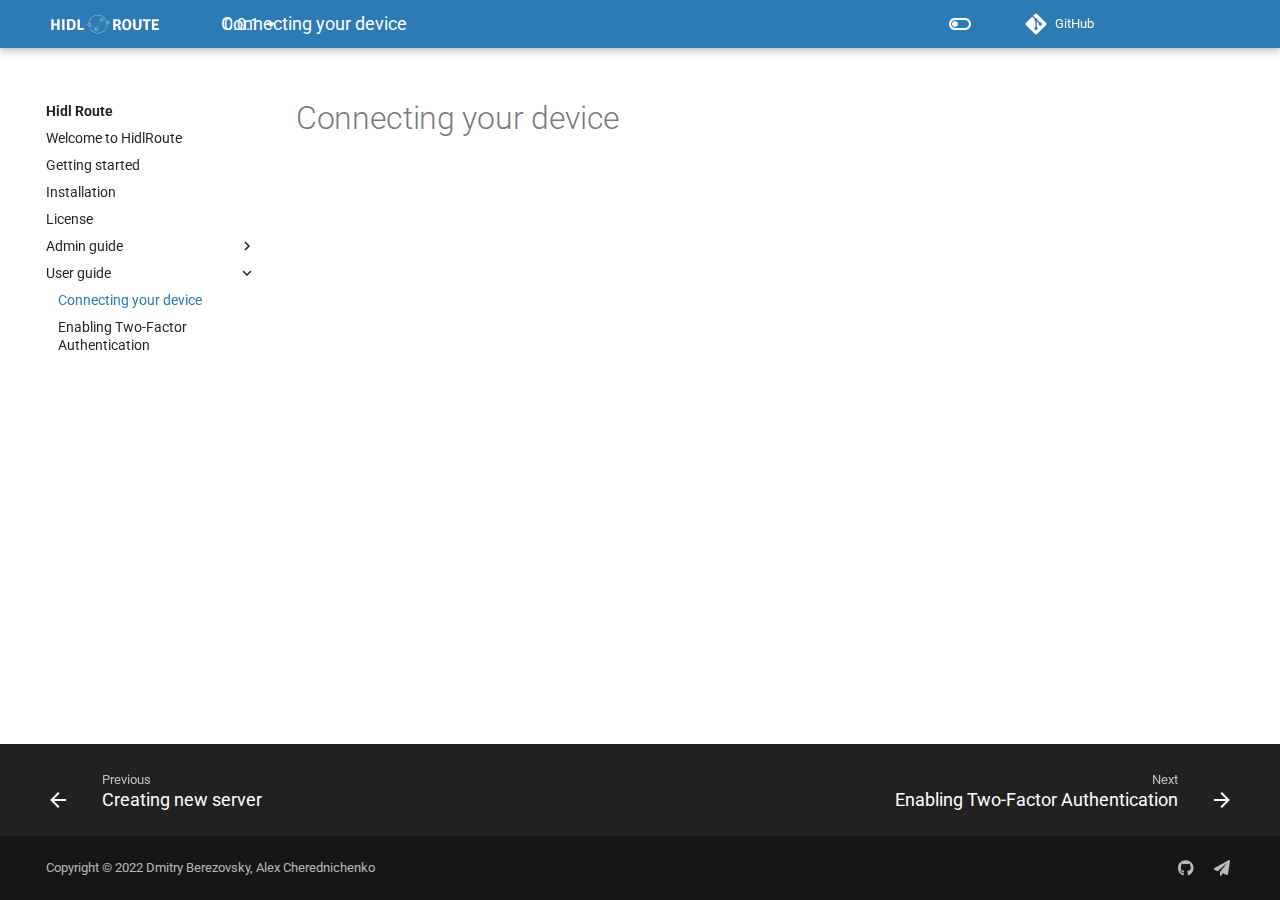
<file: 0.0.1/user-guide/connecting-your-device/index.html>
<!doctype html>
<html lang="en" class="no-js">
  <head>
    
      <meta charset="utf-8">
      <meta name="viewport" content="width=device-width,initial-scale=1">
      
        <meta name="description" content="HidlRoute - an open-source VPN management system">
      
      
      
        <link rel="canonical" href="https://hidlroute.org/0.0.1/user-guide/connecting-your-device/">
      
      <link rel="icon" href="../../assets/images/favicon.png">
      <meta name="generator" content="mkdocs-1.3.0, mkdocs-material-8.2.16">
    
    
      
        <title>Connecting your device - Hidl Route</title>
      
    
    
      <link rel="stylesheet" href="../../assets/stylesheets/main.1c3799f8.min.css">
      
        
        <link rel="stylesheet" href="../../assets/stylesheets/palette.cc9b2e1e.min.css">
        
      
    
    
    
      
        
        
        <link rel="preconnect" href="https://fonts.gstatic.com" crossorigin>
        <link rel="stylesheet" href="https://fonts.googleapis.com/css?family=Roboto:300,300i,400,400i,700,700i%7CRoboto+Mono:400,400i,700,700i&display=fallback">
        <style>:root{--md-text-font:"Roboto";--md-code-font:"Roboto Mono"}</style>
      
    
    
      <link rel="stylesheet" href="../../assets/styles/hidlroute.css">
    
    <script>__md_scope=new URL("../..",location),__md_get=(e,_=localStorage,t=__md_scope)=>JSON.parse(_.getItem(t.pathname+"."+e)),__md_set=(e,_,t=localStorage,a=__md_scope)=>{try{t.setItem(a.pathname+"."+e,JSON.stringify(_))}catch(e){}}</script>
    
      
  


  
  


  <script>function gtag(){dataLayer.push(arguments)}window.dataLayer=window.dataLayer||[],gtag("js",new Date),gtag("config","G-Y6Z53D0FCQ"),document.addEventListener("DOMContentLoaded",function(){document.forms.search&&document.forms.search.query.addEventListener("blur",function(){this.value&&gtag("event","search",{search_term:this.value})}),"undefined"!=typeof location$&&location$.subscribe(function(e){gtag("config","G-Y6Z53D0FCQ",{page_path:e.pathname})})})</script>
  <script async src="https://www.googletagmanager.com/gtag/js?id=G-Y6Z53D0FCQ"></script>


    
    
  
  
    
  
  <meta property="og:type" content="website" />
  <meta property="og:title" content="Hidl Route - Connecting your device" />
  <meta property="og:description" content="HidlRoute - an open-source VPN management system" />
  <meta property="og:url" content="https://hidlroute.org/0.0.1/user-guide/connecting-your-device/" />
  <meta property="og:image" content="https://hidlroute.org/0.0.1/assets/images/ogimage.png" />
  <meta property="og:image:type" content="image/png" />
  <meta property="og:image:width" content="1200" />
  <meta property="og:image:height" content="630" />
  <!-- Twitter -->
  <meta name="twitter:title" content="Hidl Route - Connecting your device"/>
  <meta name="twitter:description" content="HidlRoute - an open-source VPN management system"/>
  <meta name="twitter:url" content="https://hidlroute.org/0.0.1/user-guide/connecting-your-device/"/>

  </head>
  
  
    
    
      
    
    
    
    
    <body dir="ltr" data-md-color-scheme="default" data-md-color-primary="" data-md-color-accent="">
  
    
    
      <script>var palette=__md_get("__palette");if(palette&&"object"==typeof palette.color)for(var key of Object.keys(palette.color))document.body.setAttribute("data-md-color-"+key,palette.color[key])</script>
    
    <input class="md-toggle" data-md-toggle="drawer" type="checkbox" id="__drawer" autocomplete="off">
    <input class="md-toggle" data-md-toggle="search" type="checkbox" id="__search" autocomplete="off">
    <label class="md-overlay" for="__drawer"></label>
    <div data-md-component="skip">
      
    </div>
    <div data-md-component="announce">
      
    </div>
    
      <div data-md-component="outdated" hidden>
        <aside class="md-banner md-banner--warning">
          
            <div class="md-banner__inner md-grid md-typeset">
              
  You're not viewing the latest version.
  <a href="../../..">
    <strong>Click here to go to latest.</strong>
  </a>

            </div>
            <script>var el=document.querySelector("[data-md-component=outdated]"),outdated=__md_get("__outdated",sessionStorage);!0===outdated&&el&&(el.hidden=!1)</script>
          
        </aside>
      </div>
    
    
      

<header class="md-header" data-md-component="header">
  <nav class="md-header__inner md-grid" aria-label="Header">
    <a href="../.." title="Hidl Route" class="md-header__button md-logo" aria-label="Hidl Route" data-md-component="logo">
      
  <img src="../../assets/images/logo-white-hor-small.svg" alt="logo">

    </a>
    <label class="md-header__button md-icon" for="__drawer">
      <svg xmlns="http://www.w3.org/2000/svg" viewBox="0 0 24 24"><path d="M3 6h18v2H3V6m0 5h18v2H3v-2m0 5h18v2H3v-2Z"/></svg>
    </label>
    <div class="md-header__title" data-md-component="header-title">
      <div class="md-header__ellipsis">
        <div class="md-header__topic">
          <span class="md-ellipsis">
            Hidl Route
          </span>
        </div>
        <div class="md-header__topic" data-md-component="header-topic">
          <span class="md-ellipsis">
            
              Connecting your device
            
          </span>
        </div>
      </div>
    </div>
    
      <form class="md-header__option" data-md-component="palette">
        
          
          
          <input class="md-option" data-md-color-media="(prefers-color-scheme: light)" data-md-color-scheme="default" data-md-color-primary="" data-md-color-accent=""  aria-label="Switch to dark mode"  type="radio" name="__palette" id="__palette_1">
          
            <label class="md-header__button md-icon" title="Switch to dark mode" for="__palette_2" hidden>
              <svg xmlns="http://www.w3.org/2000/svg" viewBox="0 0 24 24"><path d="M17 6H7c-3.31 0-6 2.69-6 6s2.69 6 6 6h10c3.31 0 6-2.69 6-6s-2.69-6-6-6zm0 10H7c-2.21 0-4-1.79-4-4s1.79-4 4-4h10c2.21 0 4 1.79 4 4s-1.79 4-4 4zM7 9c-1.66 0-3 1.34-3 3s1.34 3 3 3 3-1.34 3-3-1.34-3-3-3z"/></svg>
            </label>
          
        
          
          
          <input class="md-option" data-md-color-media="(prefers-color-scheme: dark)" data-md-color-scheme="slate" data-md-color-primary="" data-md-color-accent=""  aria-label="Switch to light mode"  type="radio" name="__palette" id="__palette_2">
          
            <label class="md-header__button md-icon" title="Switch to light mode" for="__palette_1" hidden>
              <svg xmlns="http://www.w3.org/2000/svg" viewBox="0 0 24 24"><path d="M17 7H7a5 5 0 0 0-5 5 5 5 0 0 0 5 5h10a5 5 0 0 0 5-5 5 5 0 0 0-5-5m0 8a3 3 0 0 1-3-3 3 3 0 0 1 3-3 3 3 0 0 1 3 3 3 3 0 0 1-3 3Z"/></svg>
            </label>
          
        
      </form>
    
    
    
    
      <div class="md-header__source">
        <a href="https://github.com/HidlRoute/hidlroute-server" title="Go to repository" class="md-source" data-md-component="source">
  <div class="md-source__icon md-icon">
    
    <svg xmlns="http://www.w3.org/2000/svg" viewBox="0 0 448 512"><!--! Font Awesome Free 6.1.1 by @fontawesome - https://fontawesome.com License - https://fontawesome.com/license/free (Icons: CC BY 4.0, Fonts: SIL OFL 1.1, Code: MIT License) Copyright 2022 Fonticons, Inc.--><path d="M439.55 236.05 244 40.45a28.87 28.87 0 0 0-40.81 0l-40.66 40.63 51.52 51.52c27.06-9.14 52.68 16.77 43.39 43.68l49.66 49.66c34.23-11.8 61.18 31 35.47 56.69-26.49 26.49-70.21-2.87-56-37.34L240.22 199v121.85c25.3 12.54 22.26 41.85 9.08 55a34.34 34.34 0 0 1-48.55 0c-17.57-17.6-11.07-46.91 11.25-56v-123c-20.8-8.51-24.6-30.74-18.64-45L142.57 101 8.45 235.14a28.86 28.86 0 0 0 0 40.81l195.61 195.6a28.86 28.86 0 0 0 40.8 0l194.69-194.69a28.86 28.86 0 0 0 0-40.81z"/></svg>
  </div>
  <div class="md-source__repository">
    GitHub
  </div>
</a>
      </div>
    
  </nav>
  
</header>
    
    <div class="md-container" data-md-component="container">
      
      
        
          
        
      
      <main class="md-main" data-md-component="main">
        <div class="md-main__inner md-grid">
          
            
              
              <div class="md-sidebar md-sidebar--primary" data-md-component="sidebar" data-md-type="navigation" >
                <div class="md-sidebar__scrollwrap">
                  <div class="md-sidebar__inner">
                    


<nav class="md-nav md-nav--primary" aria-label="Navigation" data-md-level="0">
  <label class="md-nav__title" for="__drawer">
    <a href="../.." title="Hidl Route" class="md-nav__button md-logo" aria-label="Hidl Route" data-md-component="logo">
      
  <img src="../../assets/images/logo-white-hor-small.svg" alt="logo">

    </a>
    Hidl Route
  </label>
  
    <div class="md-nav__source">
      <a href="https://github.com/HidlRoute/hidlroute-server" title="Go to repository" class="md-source" data-md-component="source">
  <div class="md-source__icon md-icon">
    
    <svg xmlns="http://www.w3.org/2000/svg" viewBox="0 0 448 512"><!--! Font Awesome Free 6.1.1 by @fontawesome - https://fontawesome.com License - https://fontawesome.com/license/free (Icons: CC BY 4.0, Fonts: SIL OFL 1.1, Code: MIT License) Copyright 2022 Fonticons, Inc.--><path d="M439.55 236.05 244 40.45a28.87 28.87 0 0 0-40.81 0l-40.66 40.63 51.52 51.52c27.06-9.14 52.68 16.77 43.39 43.68l49.66 49.66c34.23-11.8 61.18 31 35.47 56.69-26.49 26.49-70.21-2.87-56-37.34L240.22 199v121.85c25.3 12.54 22.26 41.85 9.08 55a34.34 34.34 0 0 1-48.55 0c-17.57-17.6-11.07-46.91 11.25-56v-123c-20.8-8.51-24.6-30.74-18.64-45L142.57 101 8.45 235.14a28.86 28.86 0 0 0 0 40.81l195.61 195.6a28.86 28.86 0 0 0 40.8 0l194.69-194.69a28.86 28.86 0 0 0 0-40.81z"/></svg>
  </div>
  <div class="md-source__repository">
    GitHub
  </div>
</a>
    </div>
  
  <ul class="md-nav__list" data-md-scrollfix>
    
      
      
      

  
  
  
    <li class="md-nav__item">
      <a href="../.." class="md-nav__link">
        Welcome to HidlRoute
      </a>
    </li>
  

    
      
      
      

  
  
  
    <li class="md-nav__item">
      <a href="../../getting-started/" class="md-nav__link">
        Getting started
      </a>
    </li>
  

    
      
      
      

  
  
  
    <li class="md-nav__item">
      <a href="../../installation/" class="md-nav__link">
        Installation
      </a>
    </li>
  

    
      
      
      

  
  
  
    <li class="md-nav__item">
      <a href="../../license/" class="md-nav__link">
        License
      </a>
    </li>
  

    
      
      
      

  
  
  
    
    <li class="md-nav__item md-nav__item--nested">
      
      
        <input class="md-nav__toggle md-toggle" data-md-toggle="__nav_5" type="checkbox" id="__nav_5" >
      
      
      
      
        <label class="md-nav__link" for="__nav_5">
          Admin guide
          <span class="md-nav__icon md-icon"></span>
        </label>
      
      <nav class="md-nav" aria-label="Admin guide" data-md-level="1">
        <label class="md-nav__title" for="__nav_5">
          <span class="md-nav__icon md-icon"></span>
          Admin guide
        </label>
        <ul class="md-nav__list" data-md-scrollfix>
          
            
              
  
  
  
    <li class="md-nav__item">
      <a href="../../admin-guide/" class="md-nav__link">
        Creating new server
      </a>
    </li>
  

            
          
        </ul>
      </nav>
    </li>
  

    
      
      
      

  
  
    
  
  
    
    <li class="md-nav__item md-nav__item--active md-nav__item--nested">
      
      
        <input class="md-nav__toggle md-toggle" data-md-toggle="__nav_6" type="checkbox" id="__nav_6" checked>
      
      
      
      
        <label class="md-nav__link" for="__nav_6">
          User guide
          <span class="md-nav__icon md-icon"></span>
        </label>
      
      <nav class="md-nav" aria-label="User guide" data-md-level="1">
        <label class="md-nav__title" for="__nav_6">
          <span class="md-nav__icon md-icon"></span>
          User guide
        </label>
        <ul class="md-nav__list" data-md-scrollfix>
          
            
              
  
  
    
  
  
    <li class="md-nav__item md-nav__item--active">
      
      <input class="md-nav__toggle md-toggle" data-md-toggle="toc" type="checkbox" id="__toc">
      
      
      
      <a href="./" class="md-nav__link md-nav__link--active">
        Connecting your device
      </a>
      
    </li>
  

            
          
            
              
  
  
  
    <li class="md-nav__item">
      <a href="../enabling-2FA/" class="md-nav__link">
        Enabling Two-Factor Authentication
      </a>
    </li>
  

            
          
        </ul>
      </nav>
    </li>
  

    
  </ul>
</nav>
                  </div>
                </div>
              </div>
            
            
              
              <div class="md-sidebar md-sidebar--secondary" data-md-component="sidebar" data-md-type="toc" >
                <div class="md-sidebar__scrollwrap">
                  <div class="md-sidebar__inner">
                    

<nav class="md-nav md-nav--secondary" aria-label="Table of contents">
  
  
  
  
</nav>
                  </div>
                </div>
              </div>
            
          
          <div class="md-content" data-md-component="content">
            <article class="md-content__inner md-typeset">
              
                
  <a href="https://github.com/HidlRoute/hidlroute-server/edit/master/docs/user-guide/connecting-your-device.md" title="Edit this page" class="md-content__button md-icon">
    <svg xmlns="http://www.w3.org/2000/svg" viewBox="0 0 24 24"><path d="M20.71 7.04c.39-.39.39-1.04 0-1.41l-2.34-2.34c-.37-.39-1.02-.39-1.41 0l-1.84 1.83 3.75 3.75M3 17.25V21h3.75L17.81 9.93l-3.75-3.75L3 17.25Z"/></svg>
  </a>



  <h1>Connecting your device</h1>



              
            </article>
          </div>
        </div>
        
      </main>
      
        <footer class="md-footer">
  
    <nav class="md-footer__inner md-grid" aria-label="Footer">
      
        
        <a href="../../admin-guide/" class="md-footer__link md-footer__link--prev" aria-label="Previous: Creating new server" rel="prev">
          <div class="md-footer__button md-icon">
            <svg xmlns="http://www.w3.org/2000/svg" viewBox="0 0 24 24"><path d="M20 11v2H8l5.5 5.5-1.42 1.42L4.16 12l7.92-7.92L13.5 5.5 8 11h12Z"/></svg>
          </div>
          <div class="md-footer__title">
            <div class="md-ellipsis">
              <span class="md-footer__direction">
                Previous
              </span>
              Creating new server
            </div>
          </div>
        </a>
      
      
        
        <a href="../enabling-2FA/" class="md-footer__link md-footer__link--next" aria-label="Next: Enabling Two-Factor Authentication" rel="next">
          <div class="md-footer__title">
            <div class="md-ellipsis">
              <span class="md-footer__direction">
                Next
              </span>
              Enabling Two-Factor Authentication
            </div>
          </div>
          <div class="md-footer__button md-icon">
            <svg xmlns="http://www.w3.org/2000/svg" viewBox="0 0 24 24"><path d="M4 11v2h12l-5.5 5.5 1.42 1.42L19.84 12l-7.92-7.92L10.5 5.5 16 11H4Z"/></svg>
          </div>
        </a>
      
    </nav>
  
  <div class="md-footer-meta md-typeset">
    <div class="md-footer-meta__inner md-grid">
      <div class="md-copyright">
  
    <div class="md-copyright__highlight">
      Copyright &copy; 2022 Dmitry Berezovsky, Alex Cherednichenko
    </div>
  
  
</div>
      
        <div class="md-social">
  
    
    
      
      
    
    <a href="https://github.com/HidlRoute/hidlroute-server" target="_blank" rel="noopener" title="github.com" class="md-social__link">
      <svg xmlns="http://www.w3.org/2000/svg" viewBox="0 0 496 512"><!--! Font Awesome Free 6.1.1 by @fontawesome - https://fontawesome.com License - https://fontawesome.com/license/free (Icons: CC BY 4.0, Fonts: SIL OFL 1.1, Code: MIT License) Copyright 2022 Fonticons, Inc.--><path d="M165.9 397.4c0 2-2.3 3.6-5.2 3.6-3.3.3-5.6-1.3-5.6-3.6 0-2 2.3-3.6 5.2-3.6 3-.3 5.6 1.3 5.6 3.6zm-31.1-4.5c-.7 2 1.3 4.3 4.3 4.9 2.6 1 5.6 0 6.2-2s-1.3-4.3-4.3-5.2c-2.6-.7-5.5.3-6.2 2.3zm44.2-1.7c-2.9.7-4.9 2.6-4.6 4.9.3 2 2.9 3.3 5.9 2.6 2.9-.7 4.9-2.6 4.6-4.6-.3-1.9-3-3.2-5.9-2.9zM244.8 8C106.1 8 0 113.3 0 252c0 110.9 69.8 205.8 169.5 239.2 12.8 2.3 17.3-5.6 17.3-12.1 0-6.2-.3-40.4-.3-61.4 0 0-70 15-84.7-29.8 0 0-11.4-29.1-27.8-36.6 0 0-22.9-15.7 1.6-15.4 0 0 24.9 2 38.6 25.8 21.9 38.6 58.6 27.5 72.9 20.9 2.3-16 8.8-27.1 16-33.7-55.9-6.2-112.3-14.3-112.3-110.5 0-27.5 7.6-41.3 23.6-58.9-2.6-6.5-11.1-33.3 2.6-67.9 20.9-6.5 69 27 69 27 20-5.6 41.5-8.5 62.8-8.5s42.8 2.9 62.8 8.5c0 0 48.1-33.6 69-27 13.7 34.7 5.2 61.4 2.6 67.9 16 17.7 25.8 31.5 25.8 58.9 0 96.5-58.9 104.2-114.8 110.5 9.2 7.9 17 22.9 17 46.4 0 33.7-.3 75.4-.3 83.6 0 6.5 4.6 14.4 17.3 12.1C428.2 457.8 496 362.9 496 252 496 113.3 383.5 8 244.8 8zM97.2 352.9c-1.3 1-1 3.3.7 5.2 1.6 1.6 3.9 2.3 5.2 1 1.3-1 1-3.3-.7-5.2-1.6-1.6-3.9-2.3-5.2-1zm-10.8-8.1c-.7 1.3.3 2.9 2.3 3.9 1.6 1 3.6.7 4.3-.7.7-1.3-.3-2.9-2.3-3.9-2-.6-3.6-.3-4.3.7zm32.4 35.6c-1.6 1.3-1 4.3 1.3 6.2 2.3 2.3 5.2 2.6 6.5 1 1.3-1.3.7-4.3-1.3-6.2-2.2-2.3-5.2-2.6-6.5-1zm-11.4-14.7c-1.6 1-1.6 3.6 0 5.9 1.6 2.3 4.3 3.3 5.6 2.3 1.6-1.3 1.6-3.9 0-6.2-1.4-2.3-4-3.3-5.6-2z"/></svg>
    </a>
  
    
    
    <a href="mailto:hidlroute-dev@googlegroups.com" target="_blank" rel="noopener" title="" class="md-social__link">
      <svg xmlns="http://www.w3.org/2000/svg" viewBox="0 0 512 512"><!--! Font Awesome Free 6.1.1 by @fontawesome - https://fontawesome.com License - https://fontawesome.com/license/free (Icons: CC BY 4.0, Fonts: SIL OFL 1.1, Code: MIT License) Copyright 2022 Fonticons, Inc.--><path d="m511.6 36.86-64 415.1a32.008 32.008 0 0 1-31.65 27.147c-4.188 0-8.319-.815-12.29-2.472l-122.6-51.1-50.86 76.29C226.3 508.5 219.8 512 212.8 512c-11.5 0-20.8-9.3-20.8-20.8v-96.18c0-7.115 2.372-14.03 6.742-19.64L416 96 122.3 360.3 19.69 317.5C8.438 312.8.812 302.2.062 289.1s5.47-23.72 16.06-29.77l448-255.1c10.69-6.109 23.88-5.547 34 1.406S513.5 24.72 511.6 36.86z"/></svg>
    </a>
  
</div>
      
    </div>
  </div>
</footer>
      
    </div>
    <div class="md-dialog" data-md-component="dialog">
      <div class="md-dialog__inner md-typeset"></div>
    </div>
    <script id="__config" type="application/json">{"base": "../..", "features": ["navigation.tracking", "content.tooltips"], "search": "../../assets/javascripts/workers/search.2a1c317c.min.js", "translations": {"clipboard.copied": "Copied to clipboard", "clipboard.copy": "Copy to clipboard", "search.config.lang": "en", "search.config.pipeline": "trimmer, stopWordFilter", "search.config.separator": "[\\s\\-]+", "search.placeholder": "Search", "search.result.more.one": "1 more on this page", "search.result.more.other": "# more on this page", "search.result.none": "No matching documents", "search.result.one": "1 matching document", "search.result.other": "# matching documents", "search.result.placeholder": "Type to start searching", "search.result.term.missing": "Missing", "select.version.title": "Select version"}, "version": {"default": "latest", "provider": "mike"}}</script>
    
    
      <script src="../../assets/javascripts/bundle.3a4b43e5.min.js"></script>
      
    
  </body>
</html>
</file>
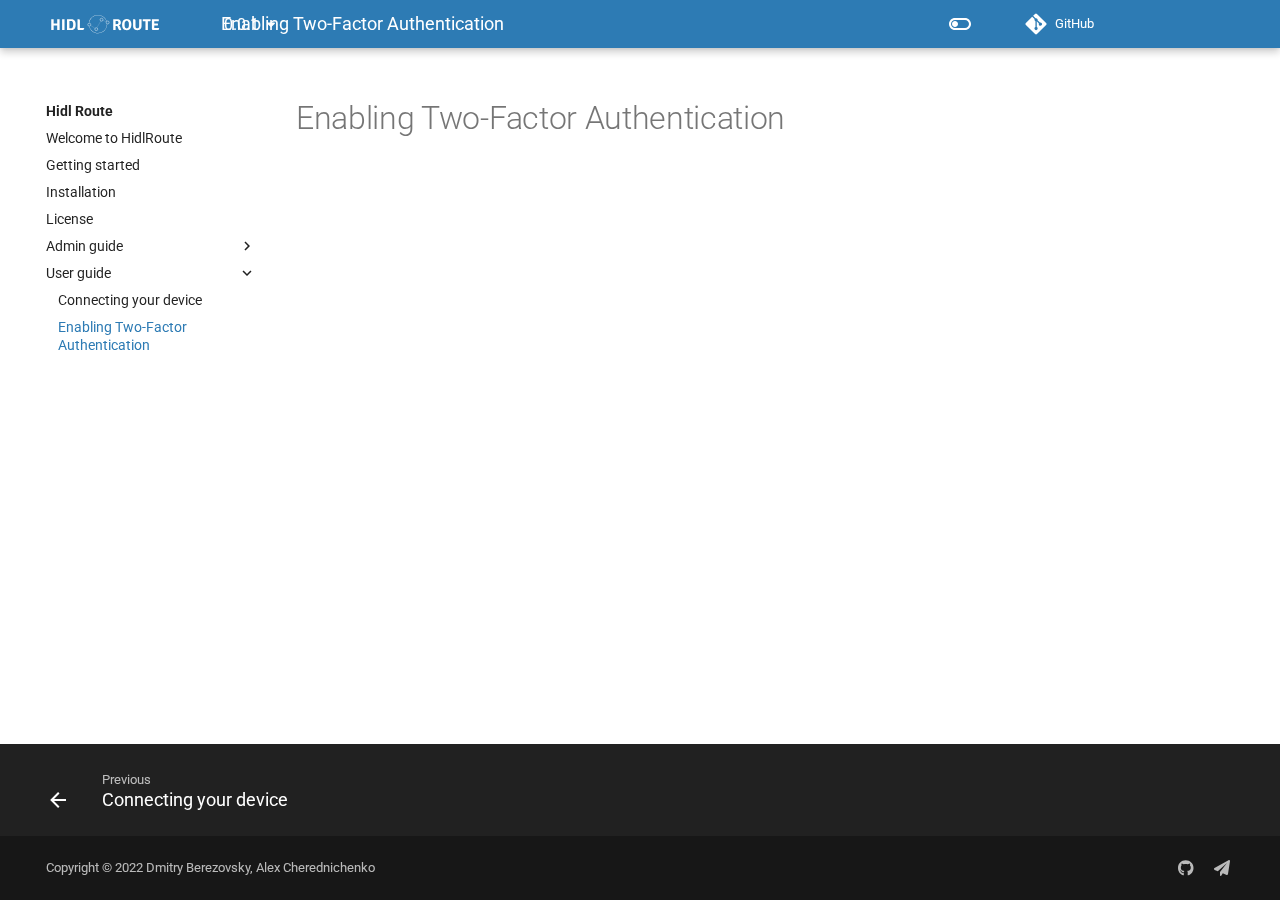
<file: 0.0.1/user-guide/enabling-2FA/index.html>
<!doctype html>
<html lang="en" class="no-js">
  <head>
    
      <meta charset="utf-8">
      <meta name="viewport" content="width=device-width,initial-scale=1">
      
        <meta name="description" content="HidlRoute - an open-source VPN management system">
      
      
      
        <link rel="canonical" href="https://hidlroute.org/0.0.1/user-guide/enabling-2FA/">
      
      <link rel="icon" href="../../assets/images/favicon.png">
      <meta name="generator" content="mkdocs-1.3.0, mkdocs-material-8.2.16">
    
    
      
        <title>Enabling Two-Factor Authentication - Hidl Route</title>
      
    
    
      <link rel="stylesheet" href="../../assets/stylesheets/main.1c3799f8.min.css">
      
        
        <link rel="stylesheet" href="../../assets/stylesheets/palette.cc9b2e1e.min.css">
        
      
    
    
    
      
        
        
        <link rel="preconnect" href="https://fonts.gstatic.com" crossorigin>
        <link rel="stylesheet" href="https://fonts.googleapis.com/css?family=Roboto:300,300i,400,400i,700,700i%7CRoboto+Mono:400,400i,700,700i&display=fallback">
        <style>:root{--md-text-font:"Roboto";--md-code-font:"Roboto Mono"}</style>
      
    
    
      <link rel="stylesheet" href="../../assets/styles/hidlroute.css">
    
    <script>__md_scope=new URL("../..",location),__md_get=(e,_=localStorage,t=__md_scope)=>JSON.parse(_.getItem(t.pathname+"."+e)),__md_set=(e,_,t=localStorage,a=__md_scope)=>{try{t.setItem(a.pathname+"."+e,JSON.stringify(_))}catch(e){}}</script>
    
      
  


  
  


  <script>function gtag(){dataLayer.push(arguments)}window.dataLayer=window.dataLayer||[],gtag("js",new Date),gtag("config","G-Y6Z53D0FCQ"),document.addEventListener("DOMContentLoaded",function(){document.forms.search&&document.forms.search.query.addEventListener("blur",function(){this.value&&gtag("event","search",{search_term:this.value})}),"undefined"!=typeof location$&&location$.subscribe(function(e){gtag("config","G-Y6Z53D0FCQ",{page_path:e.pathname})})})</script>
  <script async src="https://www.googletagmanager.com/gtag/js?id=G-Y6Z53D0FCQ"></script>


    
    
  
  
    
  
  <meta property="og:type" content="website" />
  <meta property="og:title" content="Hidl Route - Enabling Two-Factor Authentication" />
  <meta property="og:description" content="HidlRoute - an open-source VPN management system" />
  <meta property="og:url" content="https://hidlroute.org/0.0.1/user-guide/enabling-2FA/" />
  <meta property="og:image" content="https://hidlroute.org/0.0.1/assets/images/ogimage.png" />
  <meta property="og:image:type" content="image/png" />
  <meta property="og:image:width" content="1200" />
  <meta property="og:image:height" content="630" />
  <!-- Twitter -->
  <meta name="twitter:title" content="Hidl Route - Enabling Two-Factor Authentication"/>
  <meta name="twitter:description" content="HidlRoute - an open-source VPN management system"/>
  <meta name="twitter:url" content="https://hidlroute.org/0.0.1/user-guide/enabling-2FA/"/>

  </head>
  
  
    
    
      
    
    
    
    
    <body dir="ltr" data-md-color-scheme="default" data-md-color-primary="" data-md-color-accent="">
  
    
    
      <script>var palette=__md_get("__palette");if(palette&&"object"==typeof palette.color)for(var key of Object.keys(palette.color))document.body.setAttribute("data-md-color-"+key,palette.color[key])</script>
    
    <input class="md-toggle" data-md-toggle="drawer" type="checkbox" id="__drawer" autocomplete="off">
    <input class="md-toggle" data-md-toggle="search" type="checkbox" id="__search" autocomplete="off">
    <label class="md-overlay" for="__drawer"></label>
    <div data-md-component="skip">
      
        
        <a href="#enabling-two-factor-authentication" class="md-skip">
          Skip to content
        </a>
      
    </div>
    <div data-md-component="announce">
      
    </div>
    
      <div data-md-component="outdated" hidden>
        <aside class="md-banner md-banner--warning">
          
            <div class="md-banner__inner md-grid md-typeset">
              
  You're not viewing the latest version.
  <a href="../../..">
    <strong>Click here to go to latest.</strong>
  </a>

            </div>
            <script>var el=document.querySelector("[data-md-component=outdated]"),outdated=__md_get("__outdated",sessionStorage);!0===outdated&&el&&(el.hidden=!1)</script>
          
        </aside>
      </div>
    
    
      

<header class="md-header" data-md-component="header">
  <nav class="md-header__inner md-grid" aria-label="Header">
    <a href="../.." title="Hidl Route" class="md-header__button md-logo" aria-label="Hidl Route" data-md-component="logo">
      
  <img src="../../assets/images/logo-white-hor-small.svg" alt="logo">

    </a>
    <label class="md-header__button md-icon" for="__drawer">
      <svg xmlns="http://www.w3.org/2000/svg" viewBox="0 0 24 24"><path d="M3 6h18v2H3V6m0 5h18v2H3v-2m0 5h18v2H3v-2Z"/></svg>
    </label>
    <div class="md-header__title" data-md-component="header-title">
      <div class="md-header__ellipsis">
        <div class="md-header__topic">
          <span class="md-ellipsis">
            Hidl Route
          </span>
        </div>
        <div class="md-header__topic" data-md-component="header-topic">
          <span class="md-ellipsis">
            
              Enabling Two-Factor Authentication
            
          </span>
        </div>
      </div>
    </div>
    
      <form class="md-header__option" data-md-component="palette">
        
          
          
          <input class="md-option" data-md-color-media="(prefers-color-scheme: light)" data-md-color-scheme="default" data-md-color-primary="" data-md-color-accent=""  aria-label="Switch to dark mode"  type="radio" name="__palette" id="__palette_1">
          
            <label class="md-header__button md-icon" title="Switch to dark mode" for="__palette_2" hidden>
              <svg xmlns="http://www.w3.org/2000/svg" viewBox="0 0 24 24"><path d="M17 6H7c-3.31 0-6 2.69-6 6s2.69 6 6 6h10c3.31 0 6-2.69 6-6s-2.69-6-6-6zm0 10H7c-2.21 0-4-1.79-4-4s1.79-4 4-4h10c2.21 0 4 1.79 4 4s-1.79 4-4 4zM7 9c-1.66 0-3 1.34-3 3s1.34 3 3 3 3-1.34 3-3-1.34-3-3-3z"/></svg>
            </label>
          
        
          
          
          <input class="md-option" data-md-color-media="(prefers-color-scheme: dark)" data-md-color-scheme="slate" data-md-color-primary="" data-md-color-accent=""  aria-label="Switch to light mode"  type="radio" name="__palette" id="__palette_2">
          
            <label class="md-header__button md-icon" title="Switch to light mode" for="__palette_1" hidden>
              <svg xmlns="http://www.w3.org/2000/svg" viewBox="0 0 24 24"><path d="M17 7H7a5 5 0 0 0-5 5 5 5 0 0 0 5 5h10a5 5 0 0 0 5-5 5 5 0 0 0-5-5m0 8a3 3 0 0 1-3-3 3 3 0 0 1 3-3 3 3 0 0 1 3 3 3 3 0 0 1-3 3Z"/></svg>
            </label>
          
        
      </form>
    
    
    
    
      <div class="md-header__source">
        <a href="https://github.com/HidlRoute/hidlroute-server" title="Go to repository" class="md-source" data-md-component="source">
  <div class="md-source__icon md-icon">
    
    <svg xmlns="http://www.w3.org/2000/svg" viewBox="0 0 448 512"><!--! Font Awesome Free 6.1.1 by @fontawesome - https://fontawesome.com License - https://fontawesome.com/license/free (Icons: CC BY 4.0, Fonts: SIL OFL 1.1, Code: MIT License) Copyright 2022 Fonticons, Inc.--><path d="M439.55 236.05 244 40.45a28.87 28.87 0 0 0-40.81 0l-40.66 40.63 51.52 51.52c27.06-9.14 52.68 16.77 43.39 43.68l49.66 49.66c34.23-11.8 61.18 31 35.47 56.69-26.49 26.49-70.21-2.87-56-37.34L240.22 199v121.85c25.3 12.54 22.26 41.85 9.08 55a34.34 34.34 0 0 1-48.55 0c-17.57-17.6-11.07-46.91 11.25-56v-123c-20.8-8.51-24.6-30.74-18.64-45L142.57 101 8.45 235.14a28.86 28.86 0 0 0 0 40.81l195.61 195.6a28.86 28.86 0 0 0 40.8 0l194.69-194.69a28.86 28.86 0 0 0 0-40.81z"/></svg>
  </div>
  <div class="md-source__repository">
    GitHub
  </div>
</a>
      </div>
    
  </nav>
  
</header>
    
    <div class="md-container" data-md-component="container">
      
      
        
          
        
      
      <main class="md-main" data-md-component="main">
        <div class="md-main__inner md-grid">
          
            
              
              <div class="md-sidebar md-sidebar--primary" data-md-component="sidebar" data-md-type="navigation" >
                <div class="md-sidebar__scrollwrap">
                  <div class="md-sidebar__inner">
                    


<nav class="md-nav md-nav--primary" aria-label="Navigation" data-md-level="0">
  <label class="md-nav__title" for="__drawer">
    <a href="../.." title="Hidl Route" class="md-nav__button md-logo" aria-label="Hidl Route" data-md-component="logo">
      
  <img src="../../assets/images/logo-white-hor-small.svg" alt="logo">

    </a>
    Hidl Route
  </label>
  
    <div class="md-nav__source">
      <a href="https://github.com/HidlRoute/hidlroute-server" title="Go to repository" class="md-source" data-md-component="source">
  <div class="md-source__icon md-icon">
    
    <svg xmlns="http://www.w3.org/2000/svg" viewBox="0 0 448 512"><!--! Font Awesome Free 6.1.1 by @fontawesome - https://fontawesome.com License - https://fontawesome.com/license/free (Icons: CC BY 4.0, Fonts: SIL OFL 1.1, Code: MIT License) Copyright 2022 Fonticons, Inc.--><path d="M439.55 236.05 244 40.45a28.87 28.87 0 0 0-40.81 0l-40.66 40.63 51.52 51.52c27.06-9.14 52.68 16.77 43.39 43.68l49.66 49.66c34.23-11.8 61.18 31 35.47 56.69-26.49 26.49-70.21-2.87-56-37.34L240.22 199v121.85c25.3 12.54 22.26 41.85 9.08 55a34.34 34.34 0 0 1-48.55 0c-17.57-17.6-11.07-46.91 11.25-56v-123c-20.8-8.51-24.6-30.74-18.64-45L142.57 101 8.45 235.14a28.86 28.86 0 0 0 0 40.81l195.61 195.6a28.86 28.86 0 0 0 40.8 0l194.69-194.69a28.86 28.86 0 0 0 0-40.81z"/></svg>
  </div>
  <div class="md-source__repository">
    GitHub
  </div>
</a>
    </div>
  
  <ul class="md-nav__list" data-md-scrollfix>
    
      
      
      

  
  
  
    <li class="md-nav__item">
      <a href="../.." class="md-nav__link">
        Welcome to HidlRoute
      </a>
    </li>
  

    
      
      
      

  
  
  
    <li class="md-nav__item">
      <a href="../../getting-started/" class="md-nav__link">
        Getting started
      </a>
    </li>
  

    
      
      
      

  
  
  
    <li class="md-nav__item">
      <a href="../../installation/" class="md-nav__link">
        Installation
      </a>
    </li>
  

    
      
      
      

  
  
  
    <li class="md-nav__item">
      <a href="../../license/" class="md-nav__link">
        License
      </a>
    </li>
  

    
      
      
      

  
  
  
    
    <li class="md-nav__item md-nav__item--nested">
      
      
        <input class="md-nav__toggle md-toggle" data-md-toggle="__nav_5" type="checkbox" id="__nav_5" >
      
      
      
      
        <label class="md-nav__link" for="__nav_5">
          Admin guide
          <span class="md-nav__icon md-icon"></span>
        </label>
      
      <nav class="md-nav" aria-label="Admin guide" data-md-level="1">
        <label class="md-nav__title" for="__nav_5">
          <span class="md-nav__icon md-icon"></span>
          Admin guide
        </label>
        <ul class="md-nav__list" data-md-scrollfix>
          
            
              
  
  
  
    <li class="md-nav__item">
      <a href="../../admin-guide/" class="md-nav__link">
        Creating new server
      </a>
    </li>
  

            
          
        </ul>
      </nav>
    </li>
  

    
      
      
      

  
  
    
  
  
    
    <li class="md-nav__item md-nav__item--active md-nav__item--nested">
      
      
        <input class="md-nav__toggle md-toggle" data-md-toggle="__nav_6" type="checkbox" id="__nav_6" checked>
      
      
      
      
        <label class="md-nav__link" for="__nav_6">
          User guide
          <span class="md-nav__icon md-icon"></span>
        </label>
      
      <nav class="md-nav" aria-label="User guide" data-md-level="1">
        <label class="md-nav__title" for="__nav_6">
          <span class="md-nav__icon md-icon"></span>
          User guide
        </label>
        <ul class="md-nav__list" data-md-scrollfix>
          
            
              
  
  
  
    <li class="md-nav__item">
      <a href="../connecting-your-device/" class="md-nav__link">
        Connecting your device
      </a>
    </li>
  

            
          
            
              
  
  
    
  
  
    <li class="md-nav__item md-nav__item--active">
      
      <input class="md-nav__toggle md-toggle" data-md-toggle="toc" type="checkbox" id="__toc">
      
      
        
      
      
      <a href="./" class="md-nav__link md-nav__link--active">
        Enabling Two-Factor Authentication
      </a>
      
    </li>
  

            
          
        </ul>
      </nav>
    </li>
  

    
  </ul>
</nav>
                  </div>
                </div>
              </div>
            
            
              
              <div class="md-sidebar md-sidebar--secondary" data-md-component="sidebar" data-md-type="toc" >
                <div class="md-sidebar__scrollwrap">
                  <div class="md-sidebar__inner">
                    

<nav class="md-nav md-nav--secondary" aria-label="Table of contents">
  
  
  
    
  
  
</nav>
                  </div>
                </div>
              </div>
            
          
          <div class="md-content" data-md-component="content">
            <article class="md-content__inner md-typeset">
              
                
  <a href="https://github.com/HidlRoute/hidlroute-server/edit/master/docs/user-guide/enabling-2FA.md" title="Edit this page" class="md-content__button md-icon">
    <svg xmlns="http://www.w3.org/2000/svg" viewBox="0 0 24 24"><path d="M20.71 7.04c.39-.39.39-1.04 0-1.41l-2.34-2.34c-.37-.39-1.02-.39-1.41 0l-1.84 1.83 3.75 3.75M3 17.25V21h3.75L17.81 9.93l-3.75-3.75L3 17.25Z"/></svg>
  </a>



<h1 id="enabling-two-factor-authentication">Enabling Two-Factor Authentication</h1>

              
            </article>
          </div>
        </div>
        
      </main>
      
        <footer class="md-footer">
  
    <nav class="md-footer__inner md-grid" aria-label="Footer">
      
        
        <a href="../connecting-your-device/" class="md-footer__link md-footer__link--prev" aria-label="Previous: Connecting your device" rel="prev">
          <div class="md-footer__button md-icon">
            <svg xmlns="http://www.w3.org/2000/svg" viewBox="0 0 24 24"><path d="M20 11v2H8l5.5 5.5-1.42 1.42L4.16 12l7.92-7.92L13.5 5.5 8 11h12Z"/></svg>
          </div>
          <div class="md-footer__title">
            <div class="md-ellipsis">
              <span class="md-footer__direction">
                Previous
              </span>
              Connecting your device
            </div>
          </div>
        </a>
      
      
    </nav>
  
  <div class="md-footer-meta md-typeset">
    <div class="md-footer-meta__inner md-grid">
      <div class="md-copyright">
  
    <div class="md-copyright__highlight">
      Copyright &copy; 2022 Dmitry Berezovsky, Alex Cherednichenko
    </div>
  
  
</div>
      
        <div class="md-social">
  
    
    
      
      
    
    <a href="https://github.com/HidlRoute/hidlroute-server" target="_blank" rel="noopener" title="github.com" class="md-social__link">
      <svg xmlns="http://www.w3.org/2000/svg" viewBox="0 0 496 512"><!--! Font Awesome Free 6.1.1 by @fontawesome - https://fontawesome.com License - https://fontawesome.com/license/free (Icons: CC BY 4.0, Fonts: SIL OFL 1.1, Code: MIT License) Copyright 2022 Fonticons, Inc.--><path d="M165.9 397.4c0 2-2.3 3.6-5.2 3.6-3.3.3-5.6-1.3-5.6-3.6 0-2 2.3-3.6 5.2-3.6 3-.3 5.6 1.3 5.6 3.6zm-31.1-4.5c-.7 2 1.3 4.3 4.3 4.9 2.6 1 5.6 0 6.2-2s-1.3-4.3-4.3-5.2c-2.6-.7-5.5.3-6.2 2.3zm44.2-1.7c-2.9.7-4.9 2.6-4.6 4.9.3 2 2.9 3.3 5.9 2.6 2.9-.7 4.9-2.6 4.6-4.6-.3-1.9-3-3.2-5.9-2.9zM244.8 8C106.1 8 0 113.3 0 252c0 110.9 69.8 205.8 169.5 239.2 12.8 2.3 17.3-5.6 17.3-12.1 0-6.2-.3-40.4-.3-61.4 0 0-70 15-84.7-29.8 0 0-11.4-29.1-27.8-36.6 0 0-22.9-15.7 1.6-15.4 0 0 24.9 2 38.6 25.8 21.9 38.6 58.6 27.5 72.9 20.9 2.3-16 8.8-27.1 16-33.7-55.9-6.2-112.3-14.3-112.3-110.5 0-27.5 7.6-41.3 23.6-58.9-2.6-6.5-11.1-33.3 2.6-67.9 20.9-6.5 69 27 69 27 20-5.6 41.5-8.5 62.8-8.5s42.8 2.9 62.8 8.5c0 0 48.1-33.6 69-27 13.7 34.7 5.2 61.4 2.6 67.9 16 17.7 25.8 31.5 25.8 58.9 0 96.5-58.9 104.2-114.8 110.5 9.2 7.9 17 22.9 17 46.4 0 33.7-.3 75.4-.3 83.6 0 6.5 4.6 14.4 17.3 12.1C428.2 457.8 496 362.9 496 252 496 113.3 383.5 8 244.8 8zM97.2 352.9c-1.3 1-1 3.3.7 5.2 1.6 1.6 3.9 2.3 5.2 1 1.3-1 1-3.3-.7-5.2-1.6-1.6-3.9-2.3-5.2-1zm-10.8-8.1c-.7 1.3.3 2.9 2.3 3.9 1.6 1 3.6.7 4.3-.7.7-1.3-.3-2.9-2.3-3.9-2-.6-3.6-.3-4.3.7zm32.4 35.6c-1.6 1.3-1 4.3 1.3 6.2 2.3 2.3 5.2 2.6 6.5 1 1.3-1.3.7-4.3-1.3-6.2-2.2-2.3-5.2-2.6-6.5-1zm-11.4-14.7c-1.6 1-1.6 3.6 0 5.9 1.6 2.3 4.3 3.3 5.6 2.3 1.6-1.3 1.6-3.9 0-6.2-1.4-2.3-4-3.3-5.6-2z"/></svg>
    </a>
  
    
    
    <a href="mailto:hidlroute-dev@googlegroups.com" target="_blank" rel="noopener" title="" class="md-social__link">
      <svg xmlns="http://www.w3.org/2000/svg" viewBox="0 0 512 512"><!--! Font Awesome Free 6.1.1 by @fontawesome - https://fontawesome.com License - https://fontawesome.com/license/free (Icons: CC BY 4.0, Fonts: SIL OFL 1.1, Code: MIT License) Copyright 2022 Fonticons, Inc.--><path d="m511.6 36.86-64 415.1a32.008 32.008 0 0 1-31.65 27.147c-4.188 0-8.319-.815-12.29-2.472l-122.6-51.1-50.86 76.29C226.3 508.5 219.8 512 212.8 512c-11.5 0-20.8-9.3-20.8-20.8v-96.18c0-7.115 2.372-14.03 6.742-19.64L416 96 122.3 360.3 19.69 317.5C8.438 312.8.812 302.2.062 289.1s5.47-23.72 16.06-29.77l448-255.1c10.69-6.109 23.88-5.547 34 1.406S513.5 24.72 511.6 36.86z"/></svg>
    </a>
  
</div>
      
    </div>
  </div>
</footer>
      
    </div>
    <div class="md-dialog" data-md-component="dialog">
      <div class="md-dialog__inner md-typeset"></div>
    </div>
    <script id="__config" type="application/json">{"base": "../..", "features": ["navigation.tracking", "content.tooltips"], "search": "../../assets/javascripts/workers/search.2a1c317c.min.js", "translations": {"clipboard.copied": "Copied to clipboard", "clipboard.copy": "Copy to clipboard", "search.config.lang": "en", "search.config.pipeline": "trimmer, stopWordFilter", "search.config.separator": "[\\s\\-]+", "search.placeholder": "Search", "search.result.more.one": "1 more on this page", "search.result.more.other": "# more on this page", "search.result.none": "No matching documents", "search.result.one": "1 matching document", "search.result.other": "# matching documents", "search.result.placeholder": "Type to start searching", "search.result.term.missing": "Missing", "select.version.title": "Select version"}, "version": {"default": "latest", "provider": "mike"}}</script>
    
    
      <script src="../../assets/javascripts/bundle.3a4b43e5.min.js"></script>
      
    
  </body>
</html>
</file>
<file: 0.0.1/assets/styles/hidlroute.css>
:root > * {
  --md-primary-fg-color:        #2d7bb4;
  --md-primary-fg-color--light: #2d7bb4;
  --md-primary-fg-color--dark:  #557389;
}

[data-md-color-scheme="slate"] {
  --md-primary-fg-color:        #557389;
  --md-primary-fg-color--light: #557389;
  --md-primary-fg-color--dark:  #557389;
  --md-default-bg-color:        #29292c;
}


/* Hide Edit page button */
article.md-content__inner > a.md-content__button:nth-of-type(1) {
  display: none;
}

/* Hide title in a top bar*/
.md-header__title .md-header__topic:nth-of-type(1) > .md-ellipsis {
  display: none;
}

.md-header__title .md-header__topic+.md-header__topic {
  opacity: 1;
}
</file>
<file: 0.0.1/assets/stylesheets/main.1c3799f8.min.css>
@charset "UTF-8";html{-webkit-text-size-adjust:none;-moz-text-size-adjust:none;-ms-text-size-adjust:none;text-size-adjust:none;box-sizing:border-box}*,:after,:before{box-sizing:inherit}@media (prefers-reduced-motion){*,:after,:before{transition:none!important}}body{margin:0}a,button,input,label{-webkit-tap-highlight-color:transparent}a{color:inherit;text-decoration:none}hr{border:0;box-sizing:initial;display:block;height:.05rem;overflow:visible;padding:0}small{font-size:80%}sub,sup{line-height:1em}img{border-style:none}table{border-collapse:initial;border-spacing:0}td,th{font-weight:400;vertical-align:top}button{background:transparent;border:0;font-family:inherit;font-size:inherit;margin:0;padding:0}input{border:0;outline:none}:root{--md-default-fg-color:rgba(0,0,0,.87);--md-default-fg-color--light:rgba(0,0,0,.54);--md-default-fg-color--lighter:rgba(0,0,0,.32);--md-default-fg-color--lightest:rgba(0,0,0,.07);--md-default-bg-color:#fff;--md-default-bg-color--light:hsla(0,0%,100%,.7);--md-default-bg-color--lighter:hsla(0,0%,100%,.3);--md-default-bg-color--lightest:hsla(0,0%,100%,.12);--md-primary-fg-color:#4051b5;--md-primary-fg-color--light:#5d6cc0;--md-primary-fg-color--dark:#303fa1;--md-primary-bg-color:#fff;--md-primary-bg-color--light:hsla(0,0%,100%,.7);--md-accent-fg-color:#526cfe;--md-accent-fg-color--transparent:rgba(82,108,254,.1);--md-accent-bg-color:#fff;--md-accent-bg-color--light:hsla(0,0%,100%,.7);--md-shadow-z1:0 0.2rem 0.5rem rgba(0,0,0,.05),0 0 0.05rem rgba(0,0,0,.1);--md-shadow-z2:0 0.2rem 0.5rem rgba(0,0,0,.1),0 0 0.05rem rgba(0,0,0,.25);--md-shadow-z3:0 0.2rem 0.5rem rgba(0,0,0,.2),0 0 0.05rem rgba(0,0,0,.35)}:root>*{--md-code-fg-color:#36464e;--md-code-bg-color:#f5f5f5;--md-code-hl-color:rgba(255,255,0,.5);--md-code-hl-number-color:#d52a2a;--md-code-hl-special-color:#db1457;--md-code-hl-function-color:#a846b9;--md-code-hl-constant-color:#6e59d9;--md-code-hl-keyword-color:#3f6ec6;--md-code-hl-string-color:#1c7d4d;--md-code-hl-name-color:var(--md-code-fg-color);--md-code-hl-operator-color:var(--md-default-fg-color--light);--md-code-hl-punctuation-color:var(--md-default-fg-color--light);--md-code-hl-comment-color:var(--md-default-fg-color--light);--md-code-hl-generic-color:var(--md-default-fg-color--light);--md-code-hl-variable-color:var(--md-default-fg-color--light);--md-typeset-color:var(--md-default-fg-color);--md-typeset-a-color:var(--md-primary-fg-color);--md-typeset-mark-color:rgba(255,255,0,.5);--md-typeset-del-color:rgba(245,80,61,.15);--md-typeset-ins-color:rgba(11,213,112,.15);--md-typeset-kbd-color:#fafafa;--md-typeset-kbd-accent-color:#fff;--md-typeset-kbd-border-color:#b8b8b8;--md-typeset-table-color:rgba(0,0,0,.12);--md-admonition-fg-color:var(--md-default-fg-color);--md-admonition-bg-color:var(--md-default-bg-color);--md-footer-fg-color:#fff;--md-footer-fg-color--light:hsla(0,0%,100%,.7);--md-footer-fg-color--lighter:hsla(0,0%,100%,.3);--md-footer-bg-color:rgba(0,0,0,.87);--md-footer-bg-color--dark:rgba(0,0,0,.32)}.md-icon svg{fill:currentcolor;display:block;height:1.2rem;width:1.2rem}body{-webkit-font-smoothing:antialiased;-moz-osx-font-smoothing:grayscale;--md-text-font-family:var(--md-text-font,_),-apple-system,BlinkMacSystemFont,Helvetica,Arial,sans-serif;--md-code-font-family:var(--md-code-font,_),SFMono-Regular,Consolas,Menlo,monospace}body,input{font-feature-settings:"kern","liga";font-family:var(--md-text-font-family)}body,code,input,kbd,pre{color:var(--md-typeset-color)}code,kbd,pre{font-feature-settings:"kern";font-family:var(--md-code-font-family)}:root{--md-typeset-table-sort-icon:url('data:image/svg+xml;charset=utf-8,<svg xmlns="http://www.w3.org/2000/svg" viewBox="0 0 24 24"><path d="m18 21-4-4h3V7h-3l4-4 4 4h-3v10h3M2 19v-2h10v2M2 13v-2h7v2M2 7V5h4v2H2Z"/></svg>');--md-typeset-table-sort-icon--asc:url('data:image/svg+xml;charset=utf-8,<svg xmlns="http://www.w3.org/2000/svg" viewBox="0 0 24 24"><path d="M19 17h3l-4 4-4-4h3V3h2M2 17h10v2H2M6 5v2H2V5m0 6h7v2H2v-2Z"/></svg>');--md-typeset-table-sort-icon--desc:url('data:image/svg+xml;charset=utf-8,<svg xmlns="http://www.w3.org/2000/svg" viewBox="0 0 24 24"><path d="M19 7h3l-4-4-4 4h3v14h2M2 17h10v2H2M6 5v2H2V5m0 6h7v2H2v-2Z"/></svg>')}.md-typeset{-webkit-print-color-adjust:exact;color-adjust:exact;font-size:.8rem;line-height:1.6}@media print{.md-typeset{font-size:.68rem}}.md-typeset blockquote,.md-typeset dl,.md-typeset figure,.md-typeset ol,.md-typeset pre,.md-typeset ul{margin-bottom:1em;margin-top:1em}.md-typeset h1{color:var(--md-default-fg-color--light);font-size:2em;line-height:1.3;margin:0 0 1.25em}.md-typeset h1,.md-typeset h2{font-weight:300;letter-spacing:-.01em}.md-typeset h2{font-size:1.5625em;line-height:1.4;margin:1.6em 0 .64em}.md-typeset h3{font-size:1.25em;font-weight:400;letter-spacing:-.01em;line-height:1.5;margin:1.6em 0 .8em}.md-typeset h2+h3{margin-top:.8em}.md-typeset h4{font-weight:700;letter-spacing:-.01em;margin:1em 0}.md-typeset h5,.md-typeset h6{color:var(--md-default-fg-color--light);font-size:.8em;font-weight:700;letter-spacing:-.01em;margin:1.25em 0}.md-typeset h5{text-transform:uppercase}.md-typeset hr{border-bottom:.05rem solid var(--md-default-fg-color--lightest);display:flow-root;margin:1.5em 0}.md-typeset a{color:var(--md-typeset-a-color);word-break:break-word}.md-typeset a,.md-typeset a:before{transition:color 125ms}.md-typeset a:focus,.md-typeset a:hover{color:var(--md-accent-fg-color)}.md-typeset a:focus code,.md-typeset a:hover code{background-color:var(--md-accent-fg-color--transparent)}.md-typeset a code{color:currentcolor;transition:background-color 125ms}.md-typeset a.focus-visible{outline-color:var(--md-accent-fg-color);outline-offset:.2rem}.md-typeset code,.md-typeset kbd,.md-typeset pre{color:var(--md-code-fg-color);direction:ltr}@media print{.md-typeset code,.md-typeset kbd,.md-typeset pre{white-space:pre-wrap}}.md-typeset code{background-color:var(--md-code-bg-color);border-radius:.1rem;-webkit-box-decoration-break:clone;box-decoration-break:clone;font-size:.85em;padding:0 .2941176471em;word-break:break-word}.md-typeset code:not(.focus-visible){-webkit-tap-highlight-color:transparent;outline:none}.md-typeset pre{display:flow-root;line-height:1.4;position:relative}.md-typeset pre>code{-webkit-box-decoration-break:slice;box-decoration-break:slice;box-shadow:none;display:block;margin:0;outline-color:var(--md-accent-fg-color);overflow:auto;padding:.7720588235em 1.1764705882em;scrollbar-color:var(--md-default-fg-color--lighter) transparent;scrollbar-width:thin;touch-action:auto;word-break:normal}.md-typeset pre>code:hover{scrollbar-color:var(--md-accent-fg-color) transparent}.md-typeset pre>code::-webkit-scrollbar{height:.2rem;width:.2rem}.md-typeset pre>code::-webkit-scrollbar-thumb{background-color:var(--md-default-fg-color--lighter)}.md-typeset pre>code::-webkit-scrollbar-thumb:hover{background-color:var(--md-accent-fg-color)}.md-typeset kbd{background-color:var(--md-typeset-kbd-color);border-radius:.1rem;box-shadow:0 .1rem 0 .05rem var(--md-typeset-kbd-border-color),0 .1rem 0 var(--md-typeset-kbd-border-color),0 -.1rem .2rem var(--md-typeset-kbd-accent-color) inset;color:var(--md-default-fg-color);display:inline-block;font-size:.75em;padding:0 .6666666667em;vertical-align:text-top;word-break:break-word}.md-typeset mark{background-color:var(--md-typeset-mark-color);-webkit-box-decoration-break:clone;box-decoration-break:clone;color:inherit;word-break:break-word}.md-typeset abbr{border-bottom:.05rem dotted var(--md-default-fg-color--light);cursor:help;text-decoration:none}@media (hover:none){.md-typeset abbr{position:relative}.md-typeset abbr[title]:-webkit-any(:focus,:hover):after{background-color:var(--md-default-fg-color);border-radius:.1rem;box-shadow:var(--md-shadow-z3);color:var(--md-default-bg-color);content:attr(title);display:inline-block;font-size:.7rem;margin-top:2em;max-width:80%;min-width:-webkit-max-content;min-width:max-content;padding:.2rem .3rem;position:absolute;width:auto}.md-typeset abbr[title]:-moz-any(:focus,:hover):after{background-color:var(--md-default-fg-color);border-radius:.1rem;box-shadow:var(--md-shadow-z3);color:var(--md-default-bg-color);content:attr(title);display:inline-block;font-size:.7rem;margin-top:2em;max-width:80%;min-width:-moz-max-content;min-width:max-content;padding:.2rem .3rem;position:absolute;width:auto}[dir=ltr] .md-typeset abbr[title]:-webkit-any(:focus,:hover):after{left:0}[dir=ltr] .md-typeset abbr[title]:-moz-any(:focus,:hover):after{left:0}[dir=ltr] .md-typeset abbr[title]:is(:focus,:hover):after{left:0}[dir=rtl] .md-typeset abbr[title]:-webkit-any(:focus,:hover):after{right:0}[dir=rtl] .md-typeset abbr[title]:-moz-any(:focus,:hover):after{right:0}[dir=rtl] .md-typeset abbr[title]:is(:focus,:hover):after{right:0}.md-typeset abbr[title]:is(:focus,:hover):after{background-color:var(--md-default-fg-color);border-radius:.1rem;box-shadow:var(--md-shadow-z3);color:var(--md-default-bg-color);content:attr(title);display:inline-block;font-size:.7rem;margin-top:2em;max-width:80%;min-width:-webkit-max-content;min-width:-moz-max-content;min-width:max-content;padding:.2rem .3rem;position:absolute;width:auto}}.md-typeset small{opacity:.75}[dir=ltr] .md-typeset sub,[dir=ltr] .md-typeset sup{margin-left:.078125em}[dir=rtl] .md-typeset sub,[dir=rtl] .md-typeset sup{margin-right:.078125em}[dir=ltr] .md-typeset blockquote{padding-left:.6rem}[dir=rtl] .md-typeset blockquote{padding-right:.6rem}[dir=ltr] .md-typeset blockquote{border-left:.2rem solid var(--md-default-fg-color--lighter)}[dir=rtl] .md-typeset blockquote{border-right:.2rem solid var(--md-default-fg-color--lighter)}.md-typeset blockquote{color:var(--md-default-fg-color--light);margin-left:0;margin-right:0}.md-typeset ul{list-style-type:disc}[dir=ltr] .md-typeset ol,[dir=ltr] .md-typeset ul{margin-left:.625em}[dir=rtl] .md-typeset ol,[dir=rtl] .md-typeset ul{margin-right:.625em}.md-typeset ol,.md-typeset ul{padding:0}.md-typeset ol:not([hidden]),.md-typeset ul:not([hidden]){display:flow-root}.md-typeset ol ol,.md-typeset ul ol{list-style-type:lower-alpha}.md-typeset ol ol ol,.md-typeset ul ol ol{list-style-type:lower-roman}[dir=ltr] .md-typeset ol li,[dir=ltr] .md-typeset ul li{margin-left:1.25em}[dir=rtl] .md-typeset ol li,[dir=rtl] .md-typeset ul li{margin-right:1.25em}.md-typeset ol li,.md-typeset ul li{margin-bottom:.5em}.md-typeset ol li blockquote,.md-typeset ol li p,.md-typeset ul li blockquote,.md-typeset ul li p{margin:.5em 0}.md-typeset ol li:last-child,.md-typeset ul li:last-child{margin-bottom:0}.md-typeset ol li :-webkit-any(ul,ol),.md-typeset ul li :-webkit-any(ul,ol){margin-bottom:.5em;margin-top:.5em}.md-typeset ol li :-moz-any(ul,ol),.md-typeset ul li :-moz-any(ul,ol){margin-bottom:.5em;margin-top:.5em}[dir=ltr] .md-typeset ol li :-webkit-any(ul,ol),[dir=ltr] .md-typeset ul li :-webkit-any(ul,ol){margin-left:.625em}[dir=ltr] .md-typeset ol li :-moz-any(ul,ol),[dir=ltr] .md-typeset ul li :-moz-any(ul,ol){margin-left:.625em}[dir=ltr] .md-typeset ol li :is(ul,ol),[dir=ltr] .md-typeset ul li :is(ul,ol){margin-left:.625em}[dir=rtl] .md-typeset ol li :-webkit-any(ul,ol),[dir=rtl] .md-typeset ul li :-webkit-any(ul,ol){margin-right:.625em}[dir=rtl] .md-typeset ol li :-moz-any(ul,ol),[dir=rtl] .md-typeset ul li :-moz-any(ul,ol){margin-right:.625em}[dir=rtl] .md-typeset ol li :is(ul,ol),[dir=rtl] .md-typeset ul li :is(ul,ol){margin-right:.625em}.md-typeset ol li :is(ul,ol),.md-typeset ul li :is(ul,ol){margin-bottom:.5em;margin-top:.5em}[dir=ltr] .md-typeset dd{margin-left:1.875em}[dir=rtl] .md-typeset dd{margin-right:1.875em}.md-typeset dd{margin-bottom:1.5em;margin-top:1em}.md-typeset img,.md-typeset svg{height:auto;max-width:100%}.md-typeset img[align=left],.md-typeset svg[align=left]{margin:1em 1em 1em 0}.md-typeset img[align=right],.md-typeset svg[align=right]{margin:1em 0 1em 1em}.md-typeset img[align]:only-child,.md-typeset svg[align]:only-child{margin-top:0}.md-typeset img[src$="#gh-dark-mode-only"],.md-typeset img[src$="#only-dark"]{display:none}.md-typeset figure{display:flow-root;margin:1em auto;max-width:100%;text-align:center;width:-webkit-fit-content;width:-moz-fit-content;width:fit-content}.md-typeset figure img{display:block}.md-typeset figcaption{font-style:italic;margin:1em auto;max-width:24rem}.md-typeset iframe{max-width:100%}.md-typeset table:not([class]){background-color:var(--md-default-bg-color);border:.05rem solid var(--md-typeset-table-color);border-radius:.1rem;display:inline-block;font-size:.64rem;max-width:100%;overflow:auto;touch-action:auto}@media print{.md-typeset table:not([class]){display:table}}.md-typeset table:not([class])+*{margin-top:1.5em}.md-typeset table:not([class]) :-webkit-any(th,td)>:first-child{margin-top:0}.md-typeset table:not([class]) :-moz-any(th,td)>:first-child{margin-top:0}.md-typeset table:not([class]) :is(th,td)>:first-child{margin-top:0}.md-typeset table:not([class]) :-webkit-any(th,td)>:last-child{margin-bottom:0}.md-typeset table:not([class]) :-moz-any(th,td)>:last-child{margin-bottom:0}.md-typeset table:not([class]) :is(th,td)>:last-child{margin-bottom:0}.md-typeset table:not([class]) :-webkit-any(th,td):not([align]){text-align:left}.md-typeset table:not([class]) :-moz-any(th,td):not([align]){text-align:left}.md-typeset table:not([class]) :is(th,td):not([align]){text-align:left}[dir=rtl] .md-typeset table:not([class]) :-webkit-any(th,td):not([align]){text-align:right}[dir=rtl] .md-typeset table:not([class]) :-moz-any(th,td):not([align]){text-align:right}[dir=rtl] .md-typeset table:not([class]) :is(th,td):not([align]){text-align:right}.md-typeset table:not([class]) th{font-weight:700;min-width:5rem;padding:.9375em 1.25em;vertical-align:top}.md-typeset table:not([class]) th a{color:inherit}.md-typeset table:not([class]) td{border-top:.05rem solid var(--md-typeset-table-color);padding:.9375em 1.25em;vertical-align:top}.md-typeset table:not([class]) tbody tr{transition:background-color 125ms}.md-typeset table:not([class]) tbody tr:hover{background-color:rgba(0,0,0,.035);box-shadow:0 .05rem 0 var(--md-default-bg-color) inset}.md-typeset table:not([class]) a{word-break:normal}.md-typeset table th[role=columnheader]{cursor:pointer}[dir=ltr] .md-typeset table th[role=columnheader]:after{margin-left:.5em}[dir=rtl] .md-typeset table th[role=columnheader]:after{margin-right:.5em}.md-typeset table th[role=columnheader]:after{content:"";display:inline-block;height:1.2em;-webkit-mask-image:var(--md-typeset-table-sort-icon);mask-image:var(--md-typeset-table-sort-icon);-webkit-mask-repeat:no-repeat;mask-repeat:no-repeat;-webkit-mask-size:contain;mask-size:contain;transition:background-color 125ms;vertical-align:text-bottom;width:1.2em}.md-typeset table th[role=columnheader]:hover:after{background-color:var(--md-default-fg-color--lighter)}.md-typeset table th[role=columnheader][aria-sort=ascending]:after{background-color:var(--md-default-fg-color--light);-webkit-mask-image:var(--md-typeset-table-sort-icon--asc);mask-image:var(--md-typeset-table-sort-icon--asc)}.md-typeset table th[role=columnheader][aria-sort=descending]:after{background-color:var(--md-default-fg-color--light);-webkit-mask-image:var(--md-typeset-table-sort-icon--desc);mask-image:var(--md-typeset-table-sort-icon--desc)}.md-typeset__scrollwrap{margin:1em -.8rem;overflow-x:auto;touch-action:auto}.md-typeset__table{display:inline-block;margin-bottom:.5em;padding:0 .8rem}@media print{.md-typeset__table{display:block}}html .md-typeset__table table{display:table;margin:0;overflow:hidden;width:100%}@media screen and (max-width:44.9375em){.md-content__inner>pre{margin:1em -.8rem}.md-content__inner>pre code{border-radius:0}}.md-banner{background-color:var(--md-footer-bg-color);color:var(--md-footer-fg-color);overflow:auto}@media print{.md-banner{display:none}}.md-banner--warning{background:var(--md-typeset-mark-color);color:var(--md-default-fg-color)}.md-banner__inner{font-size:.7rem;margin:.6rem auto;padding:0 .8rem}html{font-size:125%;height:100%;overflow-x:hidden}@media screen and (min-width:100em){html{font-size:137.5%}}@media screen and (min-width:125em){html{font-size:150%}}body{background-color:var(--md-default-bg-color);display:flex;flex-direction:column;font-size:.5rem;min-height:100%;position:relative;width:100%}@media print{body{display:block}}@media screen and (max-width:59.9375em){body[data-md-state=lock]{position:fixed}}.md-grid{margin-left:auto;margin-right:auto;max-width:61rem}.md-container{display:flex;flex-direction:column;flex-grow:1}@media print{.md-container{display:block}}.md-main{flex-grow:1}.md-main__inner{display:flex;height:100%;margin-top:1.5rem}.md-ellipsis{overflow:hidden;text-overflow:ellipsis;white-space:nowrap}.md-toggle{display:none}.md-option{height:0;opacity:0;position:absolute;width:0}.md-option:checked+label:not([hidden]){display:block}.md-option.focus-visible+label{outline-color:var(--md-accent-fg-color);outline-style:auto}.md-skip{background-color:var(--md-default-fg-color);border-radius:.1rem;color:var(--md-default-bg-color);font-size:.64rem;margin:.5rem;opacity:0;outline-color:var(--md-accent-fg-color);padding:.3rem .5rem;position:fixed;transform:translateY(.4rem);z-index:-1}.md-skip:focus{opacity:1;transform:translateY(0);transition:transform .25s cubic-bezier(.4,0,.2,1),opacity 175ms 75ms;z-index:10}@page{margin:25mm}:root{--md-clipboard-icon:url('data:image/svg+xml;charset=utf-8,<svg xmlns="http://www.w3.org/2000/svg" viewBox="0 0 24 24"><path d="M19 21H8V7h11m0-2H8a2 2 0 0 0-2 2v14a2 2 0 0 0 2 2h11a2 2 0 0 0 2-2V7a2 2 0 0 0-2-2m-3-4H4a2 2 0 0 0-2 2v14h2V3h12V1Z"/></svg>')}.md-clipboard{border-radius:.1rem;color:var(--md-default-fg-color--lightest);cursor:pointer;height:1.5em;outline-color:var(--md-accent-fg-color);outline-offset:.1rem;position:absolute;right:.5em;top:.5em;transition:color .25s;width:1.5em;z-index:1}@media print{.md-clipboard{display:none}}.md-clipboard:not(.focus-visible){-webkit-tap-highlight-color:transparent;outline:none}:hover>.md-clipboard{color:var(--md-default-fg-color--light)}.md-clipboard:-webkit-any(:focus,:hover){color:var(--md-accent-fg-color)}.md-clipboard:-moz-any(:focus,:hover){color:var(--md-accent-fg-color)}.md-clipboard:is(:focus,:hover){color:var(--md-accent-fg-color)}.md-clipboard:after{background-color:currentcolor;content:"";display:block;height:1.125em;margin:0 auto;-webkit-mask-image:var(--md-clipboard-icon);mask-image:var(--md-clipboard-icon);-webkit-mask-repeat:no-repeat;mask-repeat:no-repeat;-webkit-mask-size:contain;mask-size:contain;width:1.125em}.md-clipboard--inline{cursor:pointer}.md-clipboard--inline code{transition:color .25s,background-color .25s}.md-clipboard--inline:-webkit-any(:focus,:hover) code{background-color:var(--md-accent-fg-color--transparent);color:var(--md-accent-fg-color)}.md-clipboard--inline:-moz-any(:focus,:hover) code{background-color:var(--md-accent-fg-color--transparent);color:var(--md-accent-fg-color)}.md-clipboard--inline:is(:focus,:hover) code{background-color:var(--md-accent-fg-color--transparent);color:var(--md-accent-fg-color)}.md-content{flex-grow:1;min-width:0}.md-content__inner{margin:0 .8rem 1.2rem;padding-top:.6rem}@media screen and (min-width:76.25em){[dir=ltr] .md-sidebar--primary:not([hidden])~.md-content>.md-content__inner{margin-left:1.2rem}[dir=ltr] .md-sidebar--secondary:not([hidden])~.md-content>.md-content__inner,[dir=rtl] .md-sidebar--primary:not([hidden])~.md-content>.md-content__inner{margin-right:1.2rem}[dir=rtl] .md-sidebar--secondary:not([hidden])~.md-content>.md-content__inner{margin-left:1.2rem}}.md-content__inner:before{content:"";display:block;height:.4rem}.md-content__inner>:last-child{margin-bottom:0}[dir=ltr] .md-content__button{margin-left:.4rem}[dir=rtl] .md-content__button{margin-right:.4rem}.md-content__button{float:right;margin:.4rem 0;padding:0}@media print{.md-content__button{display:none}}[dir=rtl] .md-content__button{float:left}.md-typeset .md-content__button{color:var(--md-default-fg-color--lighter)}.md-content__button svg{display:inline;vertical-align:top}[dir=rtl] .md-content__button svg{transform:scaleX(-1)}[dir=ltr] .md-dialog{right:.8rem}[dir=rtl] .md-dialog{left:.8rem}.md-dialog{background-color:var(--md-default-fg-color);border-radius:.1rem;bottom:.8rem;box-shadow:var(--md-shadow-z3);min-width:11.1rem;opacity:0;padding:.4rem .6rem;pointer-events:none;position:fixed;transform:translateY(100%);transition:transform 0ms .4s,opacity .4s;z-index:4}@media print{.md-dialog{display:none}}.md-dialog[data-md-state=open]{opacity:1;pointer-events:auto;transform:translateY(0);transition:transform .4s cubic-bezier(.075,.85,.175,1),opacity .4s}.md-dialog__inner{color:var(--md-default-bg-color);font-size:.7rem}.md-footer{background-color:var(--md-footer-bg-color);color:var(--md-footer-fg-color)}@media print{.md-footer{display:none}}.md-footer__inner{display:flex;justify-content:space-between;overflow:auto;padding:.2rem}.md-footer__link{display:flex;flex-grow:0.01;outline-color:var(--md-accent-fg-color);overflow:hidden;padding-bottom:.4rem;padding-top:1.4rem;transition:opacity .25s}.md-footer__link:-webkit-any(:focus,:hover){opacity:.7}.md-footer__link:-moz-any(:focus,:hover){opacity:.7}.md-footer__link:is(:focus,:hover){opacity:.7}[dir=rtl] .md-footer__link svg{transform:scaleX(-1)}@media screen and (max-width:44.9375em){.md-footer__link--prev .md-footer__title{display:none}}[dir=ltr] .md-footer__link--next{margin-left:auto}[dir=rtl] .md-footer__link--next{margin-right:auto}.md-footer__link--next{text-align:right}[dir=rtl] .md-footer__link--next{text-align:left}.md-footer__title{flex-grow:1;font-size:.9rem;line-height:2.4rem;max-width:calc(100% - 2.4rem);padding:0 1rem;position:relative}.md-footer__button{margin:.2rem;padding:.4rem}.md-footer__direction{font-size:.64rem;left:0;margin-top:-1rem;opacity:.7;padding:0 1rem;position:absolute;right:0}.md-footer-meta{background-color:var(--md-footer-bg-color--dark)}.md-footer-meta__inner{display:flex;flex-wrap:wrap;justify-content:space-between;padding:.2rem}html .md-footer-meta.md-typeset a{color:var(--md-footer-fg-color--light)}html .md-footer-meta.md-typeset a:-webkit-any(:focus,:hover){color:var(--md-footer-fg-color)}html .md-footer-meta.md-typeset a:-moz-any(:focus,:hover){color:var(--md-footer-fg-color)}html .md-footer-meta.md-typeset a:is(:focus,:hover){color:var(--md-footer-fg-color)}.md-copyright{color:var(--md-footer-fg-color--lighter);font-size:.64rem;margin:auto .6rem;padding:.4rem 0;width:100%}@media screen and (min-width:45em){.md-copyright{width:auto}}.md-copyright__highlight{color:var(--md-footer-fg-color--light)}.md-social{margin:0 .4rem;padding:.2rem 0 .6rem}@media screen and (min-width:45em){.md-social{padding:.6rem 0}}.md-social__link{display:inline-block;height:1.6rem;text-align:center;width:1.6rem}.md-social__link:before{line-height:1.9}.md-social__link svg{fill:currentcolor;max-height:.8rem;vertical-align:-25%}.md-typeset .md-button{border:.1rem solid;border-radius:.1rem;color:var(--md-primary-fg-color);cursor:pointer;display:inline-block;font-weight:700;padding:.625em 2em;transition:color 125ms,background-color 125ms,border-color 125ms}.md-typeset .md-button--primary{background-color:var(--md-primary-fg-color);border-color:var(--md-primary-fg-color);color:var(--md-primary-bg-color)}.md-typeset .md-button:-webkit-any(:focus,:hover){background-color:var(--md-accent-fg-color);border-color:var(--md-accent-fg-color);color:var(--md-accent-bg-color)}.md-typeset .md-button:-moz-any(:focus,:hover){background-color:var(--md-accent-fg-color);border-color:var(--md-accent-fg-color);color:var(--md-accent-bg-color)}.md-typeset .md-button:is(:focus,:hover){background-color:var(--md-accent-fg-color);border-color:var(--md-accent-fg-color);color:var(--md-accent-bg-color)}[dir=ltr] .md-typeset .md-input{border-top-left-radius:.1rem}[dir=ltr] .md-typeset .md-input,[dir=rtl] .md-typeset .md-input{border-top-right-radius:.1rem}[dir=rtl] .md-typeset .md-input{border-top-left-radius:.1rem}.md-typeset .md-input{border-bottom:.1rem solid var(--md-default-fg-color--lighter);box-shadow:var(--md-shadow-z1);font-size:.8rem;height:1.8rem;padding:0 .6rem;transition:border .25s,box-shadow .25s}.md-typeset .md-input:-webkit-any(:focus,:hover){border-bottom-color:var(--md-accent-fg-color);box-shadow:var(--md-shadow-z2)}.md-typeset .md-input:-moz-any(:focus,:hover){border-bottom-color:var(--md-accent-fg-color);box-shadow:var(--md-shadow-z2)}.md-typeset .md-input:is(:focus,:hover){border-bottom-color:var(--md-accent-fg-color);box-shadow:var(--md-shadow-z2)}.md-typeset .md-input--stretch{width:100%}.md-header{background-color:var(--md-primary-fg-color);box-shadow:0 0 .2rem transparent,0 .2rem .4rem transparent;color:var(--md-primary-bg-color);left:0;position:-webkit-sticky;position:sticky;right:0;top:0;z-index:4}@media print{.md-header{display:none}}.md-header[data-md-state=shadow]{box-shadow:0 0 .2rem rgba(0,0,0,.1),0 .2rem .4rem rgba(0,0,0,.2);transition:transform .25s cubic-bezier(.1,.7,.1,1),box-shadow .25s}.md-header[data-md-state=hidden]{transform:translateY(-100%);transition:transform .25s cubic-bezier(.8,0,.6,1),box-shadow .25s}.md-header__inner{align-items:center;display:flex;padding:0 .2rem}.md-header__button{color:currentcolor;cursor:pointer;margin:.2rem;outline-color:var(--md-accent-fg-color);padding:.4rem;position:relative;transition:opacity .25s;vertical-align:middle;z-index:1}.md-header__button:hover{opacity:.7}.md-header__button:not([hidden]){display:inline-block}.md-header__button:not(.focus-visible){-webkit-tap-highlight-color:transparent;outline:none}.md-header__button.md-logo{margin:.2rem;padding:.4rem}@media screen and (max-width:76.1875em){.md-header__button.md-logo{display:none}}.md-header__button.md-logo :-webkit-any(img,svg){fill:currentcolor;display:block;height:1.2rem;width:auto}.md-header__button.md-logo :-moz-any(img,svg){fill:currentcolor;display:block;height:1.2rem;width:auto}.md-header__button.md-logo :is(img,svg){fill:currentcolor;display:block;height:1.2rem;width:auto}@media screen and (min-width:60em){.md-header__button[for=__search]{display:none}}.no-js .md-header__button[for=__search]{display:none}[dir=rtl] .md-header__button[for=__search] svg{transform:scaleX(-1)}@media screen and (min-width:76.25em){.md-header__button[for=__drawer]{display:none}}.md-header__topic{display:flex;max-width:100%;position:absolute;transition:transform .4s cubic-bezier(.1,.7,.1,1),opacity .15s}.md-header__topic+.md-header__topic{opacity:0;pointer-events:none;transform:translateX(1.25rem);transition:transform .4s cubic-bezier(1,.7,.1,.1),opacity .15s;z-index:-1}[dir=rtl] .md-header__topic+.md-header__topic{transform:translateX(-1.25rem)}.md-header__topic:first-child{font-weight:700}[dir=ltr] .md-header__title{margin-right:.4rem}[dir=rtl] .md-header__title{margin-left:.4rem}[dir=ltr] .md-header__title{margin-left:1rem}[dir=rtl] .md-header__title{margin-right:1rem}.md-header__title{flex-grow:1;font-size:.9rem;height:2.4rem;line-height:2.4rem}.md-header__title[data-md-state=active] .md-header__topic{opacity:0;pointer-events:none;transform:translateX(-1.25rem);transition:transform .4s cubic-bezier(1,.7,.1,.1),opacity .15s;z-index:-1}[dir=rtl] .md-header__title[data-md-state=active] .md-header__topic{transform:translateX(1.25rem)}.md-header__title[data-md-state=active] .md-header__topic+.md-header__topic{opacity:1;pointer-events:auto;transform:translateX(0);transition:transform .4s cubic-bezier(.1,.7,.1,1),opacity .15s;z-index:0}.md-header__title>.md-header__ellipsis{height:100%;position:relative;width:100%}.md-header__option{display:flex;flex-shrink:0;max-width:100%;transition:max-width 0ms .25s,opacity .25s .25s;white-space:nowrap}[data-md-toggle=search]:checked~.md-header .md-header__option{max-width:0;opacity:0;transition:max-width 0ms,opacity 0ms}.md-header__source{display:none}@media screen and (min-width:60em){[dir=ltr] .md-header__source{margin-left:1rem}[dir=rtl] .md-header__source{margin-right:1rem}.md-header__source{display:block;max-width:11.7rem;width:11.7rem}}@media screen and (min-width:76.25em){[dir=ltr] .md-header__source{margin-left:1.4rem}[dir=rtl] .md-header__source{margin-right:1.4rem}}:root{--md-nav-icon--prev:url('data:image/svg+xml;charset=utf-8,<svg xmlns="http://www.w3.org/2000/svg" viewBox="0 0 24 24"><path d="M20 11v2H8l5.5 5.5-1.42 1.42L4.16 12l7.92-7.92L13.5 5.5 8 11h12Z"/></svg>');--md-nav-icon--next:url('data:image/svg+xml;charset=utf-8,<svg xmlns="http://www.w3.org/2000/svg" viewBox="0 0 24 24"><path d="M8.59 16.58 13.17 12 8.59 7.41 10 6l6 6-6 6-1.41-1.42Z"/></svg>');--md-toc-icon:url('data:image/svg+xml;charset=utf-8,<svg xmlns="http://www.w3.org/2000/svg" viewBox="0 0 24 24"><path d="M3 9h14V7H3v2m0 4h14v-2H3v2m0 4h14v-2H3v2m16 0h2v-2h-2v2m0-10v2h2V7h-2m0 6h2v-2h-2v2Z"/></svg>')}.md-nav{font-size:.7rem;line-height:1.3}.md-nav__title{display:block;font-weight:700;overflow:hidden;padding:0 .6rem;text-overflow:ellipsis}.md-nav__title .md-nav__button{display:none}.md-nav__title .md-nav__button img{height:100%;width:auto}.md-nav__title .md-nav__button.md-logo :-webkit-any(img,svg){fill:currentcolor;display:block;height:2.4rem;max-width:100%;object-fit:contain;width:auto}.md-nav__title .md-nav__button.md-logo :-moz-any(img,svg){fill:currentcolor;display:block;height:2.4rem;max-width:100%;object-fit:contain;width:auto}.md-nav__title .md-nav__button.md-logo :is(img,svg){fill:currentcolor;display:block;height:2.4rem;max-width:100%;object-fit:contain;width:auto}.md-nav__list{list-style:none;margin:0;padding:0}.md-nav__item{padding:0 .6rem}[dir=ltr] .md-nav__item .md-nav__item{padding-right:0}[dir=rtl] .md-nav__item .md-nav__item{padding-left:0}.md-nav__link{align-items:center;cursor:pointer;display:flex;justify-content:space-between;margin-top:.625em;overflow:hidden;scroll-snap-align:start;text-overflow:ellipsis;transition:color 125ms}.md-nav__link[data-md-state=blur]{color:var(--md-default-fg-color--light)}.md-nav__item .md-nav__link--active{color:var(--md-typeset-a-color)}.md-nav__item .md-nav__link--index [href]{width:100%}.md-nav__link:-webkit-any(:focus,:hover){color:var(--md-accent-fg-color)}.md-nav__link:-moz-any(:focus,:hover){color:var(--md-accent-fg-color)}.md-nav__link:is(:focus,:hover){color:var(--md-accent-fg-color)}.md-nav__link.focus-visible{outline-color:var(--md-accent-fg-color);outline-offset:.2rem}.md-nav--primary .md-nav__link[for=__toc]{display:none}.md-nav--primary .md-nav__link[for=__toc] .md-icon:after{background-color:currentcolor;display:block;height:100%;-webkit-mask-image:var(--md-toc-icon);mask-image:var(--md-toc-icon);width:100%}.md-nav--primary .md-nav__link[for=__toc]~.md-nav{display:none}.md-nav__link>*{cursor:pointer;display:flex}.md-nav__icon{flex-shrink:0}.md-nav__source{display:none}@media screen and (max-width:76.1875em){.md-nav--primary,.md-nav--primary .md-nav{background-color:var(--md-default-bg-color);display:flex;flex-direction:column;height:100%;left:0;position:absolute;right:0;top:0;z-index:1}.md-nav--primary :-webkit-any(.md-nav__title,.md-nav__item){font-size:.8rem;line-height:1.5}.md-nav--primary :-moz-any(.md-nav__title,.md-nav__item){font-size:.8rem;line-height:1.5}.md-nav--primary :is(.md-nav__title,.md-nav__item){font-size:.8rem;line-height:1.5}.md-nav--primary .md-nav__title{background-color:var(--md-default-fg-color--lightest);color:var(--md-default-fg-color--light);cursor:pointer;height:5.6rem;line-height:2.4rem;padding:3rem .8rem .2rem;position:relative;white-space:nowrap}[dir=ltr] .md-nav--primary .md-nav__title .md-nav__icon{left:.4rem}[dir=rtl] .md-nav--primary .md-nav__title .md-nav__icon{right:.4rem}.md-nav--primary .md-nav__title .md-nav__icon{display:block;height:1.2rem;margin:.2rem;position:absolute;top:.4rem;width:1.2rem}.md-nav--primary .md-nav__title .md-nav__icon:after{background-color:currentcolor;content:"";display:block;height:100%;-webkit-mask-image:var(--md-nav-icon--prev);mask-image:var(--md-nav-icon--prev);-webkit-mask-repeat:no-repeat;mask-repeat:no-repeat;-webkit-mask-size:contain;mask-size:contain;width:100%}.md-nav--primary .md-nav__title~.md-nav__list{background-color:var(--md-default-bg-color);box-shadow:0 .05rem 0 var(--md-default-fg-color--lightest) inset;overflow-y:auto;-ms-scroll-snap-type:y mandatory;scroll-snap-type:y mandatory;touch-action:pan-y}.md-nav--primary .md-nav__title~.md-nav__list>:first-child{border-top:0}.md-nav--primary .md-nav__title[for=__drawer]{background-color:var(--md-primary-fg-color);color:var(--md-primary-bg-color);font-weight:700}.md-nav--primary .md-nav__title .md-logo{display:block;left:.2rem;margin:.2rem;padding:.4rem;position:absolute;right:.2rem;top:.2rem}.md-nav--primary .md-nav__list{flex:1}.md-nav--primary .md-nav__item{border-top:.05rem solid var(--md-default-fg-color--lightest);padding:0}.md-nav--primary .md-nav__item--active>.md-nav__link{color:var(--md-typeset-a-color)}.md-nav--primary .md-nav__item--active>.md-nav__link:-webkit-any(:focus,:hover){color:var(--md-accent-fg-color)}.md-nav--primary .md-nav__item--active>.md-nav__link:-moz-any(:focus,:hover){color:var(--md-accent-fg-color)}.md-nav--primary .md-nav__item--active>.md-nav__link:is(:focus,:hover){color:var(--md-accent-fg-color)}.md-nav--primary .md-nav__link{margin-top:0;padding:.6rem .8rem}[dir=ltr] .md-nav--primary .md-nav__link .md-nav__icon{margin-right:-.2rem}[dir=rtl] .md-nav--primary .md-nav__link .md-nav__icon{margin-left:-.2rem}.md-nav--primary .md-nav__link .md-nav__icon{font-size:1.2rem;height:1.2rem;width:1.2rem}.md-nav--primary .md-nav__link .md-nav__icon:after{background-color:currentcolor;content:"";display:block;height:100%;-webkit-mask-image:var(--md-nav-icon--next);mask-image:var(--md-nav-icon--next);-webkit-mask-repeat:no-repeat;mask-repeat:no-repeat;-webkit-mask-size:contain;mask-size:contain;width:100%}[dir=rtl] .md-nav--primary .md-nav__icon:after{transform:scale(-1)}.md-nav--primary .md-nav--secondary .md-nav{background-color:initial;position:static}[dir=ltr] .md-nav--primary .md-nav--secondary .md-nav .md-nav__link{padding-left:1.4rem}[dir=rtl] .md-nav--primary .md-nav--secondary .md-nav .md-nav__link{padding-right:1.4rem}[dir=ltr] .md-nav--primary .md-nav--secondary .md-nav .md-nav .md-nav__link{padding-left:2rem}[dir=rtl] .md-nav--primary .md-nav--secondary .md-nav .md-nav .md-nav__link{padding-right:2rem}[dir=ltr] .md-nav--primary .md-nav--secondary .md-nav .md-nav .md-nav .md-nav__link{padding-left:2.6rem}[dir=rtl] .md-nav--primary .md-nav--secondary .md-nav .md-nav .md-nav .md-nav__link{padding-right:2.6rem}[dir=ltr] .md-nav--primary .md-nav--secondary .md-nav .md-nav .md-nav .md-nav .md-nav__link{padding-left:3.2rem}[dir=rtl] .md-nav--primary .md-nav--secondary .md-nav .md-nav .md-nav .md-nav .md-nav__link{padding-right:3.2rem}.md-nav--secondary{background-color:initial}.md-nav__toggle~.md-nav{display:flex;opacity:0;transform:translateX(100%);transition:transform .25s cubic-bezier(.8,0,.6,1),opacity 125ms 50ms}[dir=rtl] .md-nav__toggle~.md-nav{transform:translateX(-100%)}.md-nav__toggle:checked~.md-nav{opacity:1;transform:translateX(0);transition:transform .25s cubic-bezier(.4,0,.2,1),opacity 125ms 125ms}.md-nav__toggle:checked~.md-nav>.md-nav__list{-webkit-backface-visibility:hidden;backface-visibility:hidden}}@media screen and (max-width:59.9375em){.md-nav--primary .md-nav__link[for=__toc]{display:flex}.md-nav--primary .md-nav__link[for=__toc] .md-icon:after{content:""}.md-nav--primary .md-nav__link[for=__toc]+.md-nav__link{display:none}.md-nav--primary .md-nav__link[for=__toc]~.md-nav{display:flex}.md-nav__source{background-color:var(--md-primary-fg-color--dark);color:var(--md-primary-bg-color);display:block;padding:0 .2rem}}@media screen and (min-width:60em) and (max-width:76.1875em){.md-nav--integrated .md-nav__link[for=__toc]{display:flex}.md-nav--integrated .md-nav__link[for=__toc] .md-icon:after{content:""}.md-nav--integrated .md-nav__link[for=__toc]+.md-nav__link{display:none}.md-nav--integrated .md-nav__link[for=__toc]~.md-nav{display:flex}}@media screen and (min-width:60em){.md-nav--secondary .md-nav__title[for=__toc]{scroll-snap-align:start}.md-nav--secondary .md-nav__title .md-nav__icon{display:none}}@media screen and (min-width:76.25em){.md-nav{transition:max-height .25s cubic-bezier(.86,0,.07,1)}.md-nav--primary .md-nav__title[for=__drawer]{scroll-snap-align:start}.md-nav--primary .md-nav__title .md-nav__icon,.md-nav__toggle~.md-nav{display:none}.md-nav__toggle:-webkit-any(:checked,:indeterminate)~.md-nav{display:block}.md-nav__toggle:-moz-any(:checked,:indeterminate)~.md-nav{display:block}.md-nav__toggle:is(:checked,:indeterminate)~.md-nav{display:block}.md-nav__item--nested>.md-nav>.md-nav__title{display:none}.md-nav__item--section{display:block;margin:1.25em 0}.md-nav__item--section:last-child{margin-bottom:0}.md-nav__item--section>.md-nav__link{font-weight:700;pointer-events:none}.md-nav__item--section>.md-nav__link--index [href]{pointer-events:auto}.md-nav__item--section>.md-nav__link .md-nav__icon{display:none}.md-nav__item--section>.md-nav{display:block}.md-nav__item--section>.md-nav>.md-nav__list>.md-nav__item{padding:0}.md-nav__icon{border-radius:100%;float:right;height:.9rem;transition:background-color .25s,transform .25s;width:.9rem}[dir=rtl] .md-nav__icon{float:left;transform:rotate(180deg)}.md-nav__icon:hover{background-color:var(--md-accent-fg-color--transparent)}.md-nav__icon:after{background-color:currentcolor;content:"";display:inline-block;height:100%;-webkit-mask-image:var(--md-nav-icon--next);mask-image:var(--md-nav-icon--next);-webkit-mask-repeat:no-repeat;mask-repeat:no-repeat;-webkit-mask-size:contain;mask-size:contain;vertical-align:-.1rem;width:100%}.md-nav__item--nested .md-nav__toggle:checked~.md-nav__link .md-nav__icon,.md-nav__item--nested .md-nav__toggle:indeterminate~.md-nav__link .md-nav__icon{transform:rotate(90deg)}.md-nav--lifted>.md-nav__list>.md-nav__item,.md-nav--lifted>.md-nav__list>.md-nav__item--nested,.md-nav--lifted>.md-nav__title{display:none}.md-nav--lifted>.md-nav__list>.md-nav__item--active{display:block;padding:0}.md-nav--lifted>.md-nav__list>.md-nav__item--active>.md-nav__link{font-weight:700;margin-top:0;padding:0 .6rem;pointer-events:none}.md-nav--lifted>.md-nav__list>.md-nav__item--active>.md-nav__link--index [href]{pointer-events:auto}.md-nav--lifted>.md-nav__list>.md-nav__item--active>.md-nav__link .md-nav__icon{display:none}.md-nav--lifted .md-nav[data-md-level="1"]{display:block}[dir=ltr] .md-nav--lifted .md-nav[data-md-level="1"]>.md-nav__list>.md-nav__item{padding-right:.6rem}[dir=rtl] .md-nav--lifted .md-nav[data-md-level="1"]>.md-nav__list>.md-nav__item{padding-left:.6rem}.md-nav--integrated>.md-nav__list>.md-nav__item--active:not(.md-nav__item--nested){padding:0 .6rem}.md-nav--integrated>.md-nav__list>.md-nav__item--active:not(.md-nav__item--nested)>.md-nav__link{padding:0}[dir=ltr] .md-nav--integrated>.md-nav__list>.md-nav__item--active .md-nav--secondary{border-left:.05rem solid var(--md-primary-fg-color)}[dir=rtl] .md-nav--integrated>.md-nav__list>.md-nav__item--active .md-nav--secondary{border-right:.05rem solid var(--md-primary-fg-color)}.md-nav--integrated>.md-nav__list>.md-nav__item--active .md-nav--secondary{display:block;margin-bottom:1.25em}.md-nav--integrated>.md-nav__list>.md-nav__item--active .md-nav--secondary>.md-nav__title{display:none}}:root{--md-search-result-icon:url('data:image/svg+xml;charset=utf-8,<svg xmlns="http://www.w3.org/2000/svg" viewBox="0 0 24 24"><path d="M14 2H6a2 2 0 0 0-2 2v16a2 2 0 0 0 2 2h7c-.41-.25-.8-.56-1.14-.9-.33-.33-.61-.7-.86-1.1H6V4h7v5h5v1.18c.71.16 1.39.43 2 .82V8l-6-6m6.31 16.9c1.33-2.11.69-4.9-1.4-6.22-2.11-1.33-4.91-.68-6.22 1.4-1.34 2.11-.69 4.89 1.4 6.22 1.46.93 3.32.93 4.79.02L22 23.39 23.39 22l-3.08-3.1m-3.81.1a2.5 2.5 0 0 1-2.5-2.5 2.5 2.5 0 0 1 2.5-2.5 2.5 2.5 0 0 1 2.5 2.5 2.5 2.5 0 0 1-2.5 2.5Z"/></svg>')}.md-search{position:relative}@media screen and (min-width:60em){.md-search{padding:.2rem 0}}.no-js .md-search{display:none}.md-search__overlay{opacity:0;z-index:1}@media screen and (max-width:59.9375em){[dir=ltr] .md-search__overlay{left:-2.2rem}[dir=rtl] .md-search__overlay{right:-2.2rem}.md-search__overlay{background-color:var(--md-default-bg-color);border-radius:1rem;height:2rem;overflow:hidden;pointer-events:none;position:absolute;top:-1rem;transform-origin:center;transition:transform .3s .1s,opacity .2s .2s;width:2rem}[data-md-toggle=search]:checked~.md-header .md-search__overlay{opacity:1;transition:transform .4s,opacity .1s}}@media screen and (min-width:60em){[dir=ltr] .md-search__overlay{left:0}[dir=rtl] .md-search__overlay{right:0}.md-search__overlay{background-color:rgba(0,0,0,.54);cursor:pointer;height:0;position:fixed;top:0;transition:width 0ms .25s,height 0ms .25s,opacity .25s;width:0}[data-md-toggle=search]:checked~.md-header .md-search__overlay{height:200vh;opacity:1;transition:width 0ms,height 0ms,opacity .25s;width:100%}}@media screen and (max-width:29.9375em){[data-md-toggle=search]:checked~.md-header .md-search__overlay{transform:scale(45)}}@media screen and (min-width:30em) and (max-width:44.9375em){[data-md-toggle=search]:checked~.md-header .md-search__overlay{transform:scale(60)}}@media screen and (min-width:45em) and (max-width:59.9375em){[data-md-toggle=search]:checked~.md-header .md-search__overlay{transform:scale(75)}}.md-search__inner{-webkit-backface-visibility:hidden;backface-visibility:hidden}@media screen and (max-width:59.9375em){[dir=ltr] .md-search__inner{left:0}[dir=rtl] .md-search__inner{right:0}.md-search__inner{height:0;opacity:0;overflow:hidden;position:fixed;top:0;transform:translateX(5%);transition:width 0ms .3s,height 0ms .3s,transform .15s cubic-bezier(.4,0,.2,1) .15s,opacity .15s .15s;width:0;z-index:2}[dir=rtl] .md-search__inner{transform:translateX(-5%)}[data-md-toggle=search]:checked~.md-header .md-search__inner{height:100%;opacity:1;transform:translateX(0);transition:width 0ms 0ms,height 0ms 0ms,transform .15s cubic-bezier(.1,.7,.1,1) .15s,opacity .15s .15s;width:100%}}@media screen and (min-width:60em){.md-search__inner{float:right;padding:.1rem 0;position:relative;transition:width .25s cubic-bezier(.1,.7,.1,1);width:11.7rem}[dir=rtl] .md-search__inner{float:left}}@media screen and (min-width:60em) and (max-width:76.1875em){[data-md-toggle=search]:checked~.md-header .md-search__inner{width:23.4rem}}@media screen and (min-width:76.25em){[data-md-toggle=search]:checked~.md-header .md-search__inner{width:34.4rem}}.md-search__form{background-color:var(--md-default-bg-color);box-shadow:0 0 .6rem transparent;height:2.4rem;position:relative;transition:color .25s,background-color .25s;z-index:2}@media screen and (min-width:60em){.md-search__form{background-color:rgba(0,0,0,.26);border-radius:.1rem;height:1.8rem}.md-search__form:hover{background-color:hsla(0,0%,100%,.12)}}[data-md-toggle=search]:checked~.md-header .md-search__form{background-color:var(--md-default-bg-color);border-radius:.1rem .1rem 0 0;box-shadow:0 0 .6rem rgba(0,0,0,.07);color:var(--md-default-fg-color)}[dir=ltr] .md-search__input{padding-left:3.6rem;padding-right:2.2rem}[dir=rtl] .md-search__input{padding-left:2.2rem;padding-right:3.6rem}.md-search__input{background:transparent;font-size:.9rem;height:100%;position:relative;text-overflow:ellipsis;width:100%;z-index:2}.md-search__input::-moz-placeholder{-moz-transition:color .25s;transition:color .25s}.md-search__input::-ms-input-placeholder{-ms-transition:color .25s;transition:color .25s}.md-search__input::placeholder{transition:color .25s}.md-search__input::-moz-placeholder{color:var(--md-default-fg-color--light)}.md-search__input::-ms-input-placeholder{color:var(--md-default-fg-color--light)}.md-search__input::placeholder,.md-search__input~.md-search__icon{color:var(--md-default-fg-color--light)}.md-search__input::-ms-clear{display:none}@media screen and (max-width:59.9375em){.md-search__input{font-size:.9rem;height:2.4rem;width:100%}}@media screen and (min-width:60em){[dir=ltr] .md-search__input{padding-left:2.2rem}[dir=rtl] .md-search__input{padding-right:2.2rem}.md-search__input{color:inherit;font-size:.8rem}.md-search__input::-moz-placeholder{color:var(--md-primary-bg-color--light)}.md-search__input::-ms-input-placeholder{color:var(--md-primary-bg-color--light)}.md-search__input::placeholder{color:var(--md-primary-bg-color--light)}.md-search__input+.md-search__icon{color:var(--md-primary-bg-color)}[data-md-toggle=search]:checked~.md-header .md-search__input{text-overflow:clip}[data-md-toggle=search]:checked~.md-header .md-search__input::-moz-placeholder{color:var(--md-default-fg-color--light)}[data-md-toggle=search]:checked~.md-header .md-search__input::-ms-input-placeholder{color:var(--md-default-fg-color--light)}[data-md-toggle=search]:checked~.md-header .md-search__input+.md-search__icon,[data-md-toggle=search]:checked~.md-header .md-search__input::placeholder{color:var(--md-default-fg-color--light)}}.md-search__icon{cursor:pointer;display:inline-block;height:1.2rem;transition:color .25s,opacity .25s;width:1.2rem}.md-search__icon:hover{opacity:.7}[dir=ltr] .md-search__icon[for=__search]{left:.5rem}[dir=rtl] .md-search__icon[for=__search]{right:.5rem}.md-search__icon[for=__search]{position:absolute;top:.3rem;z-index:2}[dir=rtl] .md-search__icon[for=__search] svg{transform:scaleX(-1)}@media screen and (max-width:59.9375em){[dir=ltr] .md-search__icon[for=__search]{left:.8rem}[dir=rtl] .md-search__icon[for=__search]{right:.8rem}.md-search__icon[for=__search]{top:.6rem}.md-search__icon[for=__search] svg:first-child{display:none}}@media screen and (min-width:60em){.md-search__icon[for=__search]{pointer-events:none}.md-search__icon[for=__search] svg:last-child{display:none}}[dir=ltr] .md-search__options{right:.5rem}[dir=rtl] .md-search__options{left:.5rem}.md-search__options{pointer-events:none;position:absolute;top:.3rem;z-index:2}@media screen and (max-width:59.9375em){[dir=ltr] .md-search__options{right:.8rem}[dir=rtl] .md-search__options{left:.8rem}.md-search__options{top:.6rem}}[dir=ltr] .md-search__options>*{margin-left:.2rem}[dir=rtl] .md-search__options>*{margin-right:.2rem}.md-search__options>*{color:var(--md-default-fg-color--light);opacity:0;transform:scale(.75);transition:transform .15s cubic-bezier(.1,.7,.1,1),opacity .15s}.md-search__options>:not(.focus-visible){-webkit-tap-highlight-color:transparent;outline:none}[data-md-toggle=search]:checked~.md-header .md-search__input:valid~.md-search__options>*{opacity:1;pointer-events:auto;transform:scale(1)}[data-md-toggle=search]:checked~.md-header .md-search__input:valid~.md-search__options>:hover{opacity:.7}[dir=ltr] .md-search__suggest{padding-left:3.6rem;padding-right:2.2rem}[dir=rtl] .md-search__suggest{padding-left:2.2rem;padding-right:3.6rem}.md-search__suggest{align-items:center;color:var(--md-default-fg-color--lighter);display:flex;font-size:.9rem;height:100%;opacity:0;position:absolute;top:0;transition:opacity 50ms;white-space:nowrap;width:100%}@media screen and (min-width:60em){[dir=ltr] .md-search__suggest{padding-left:2.2rem}[dir=rtl] .md-search__suggest{padding-right:2.2rem}.md-search__suggest{font-size:.8rem}}[data-md-toggle=search]:checked~.md-header .md-search__suggest{opacity:1;transition:opacity .3s .1s}[dir=ltr] .md-search__output{border-bottom-left-radius:.1rem}[dir=ltr] .md-search__output,[dir=rtl] .md-search__output{border-bottom-right-radius:.1rem}[dir=rtl] .md-search__output{border-bottom-left-radius:.1rem}.md-search__output{overflow:hidden;position:absolute;width:100%;z-index:1}@media screen and (max-width:59.9375em){.md-search__output{bottom:0;top:2.4rem}}@media screen and (min-width:60em){.md-search__output{opacity:0;top:1.9rem;transition:opacity .4s}[data-md-toggle=search]:checked~.md-header .md-search__output{box-shadow:var(--md-shadow-z3);opacity:1}}.md-search__scrollwrap{-webkit-backface-visibility:hidden;backface-visibility:hidden;background-color:var(--md-default-bg-color);height:100%;overflow-y:auto;touch-action:pan-y}@media (-webkit-max-device-pixel-ratio:1),(max-resolution:1dppx){.md-search__scrollwrap{transform:translateZ(0)}}@media screen and (min-width:60em) and (max-width:76.1875em){.md-search__scrollwrap{width:23.4rem}}@media screen and (min-width:76.25em){.md-search__scrollwrap{width:34.4rem}}@media screen and (min-width:60em){.md-search__scrollwrap{max-height:0;scrollbar-color:var(--md-default-fg-color--lighter) transparent;scrollbar-width:thin}[data-md-toggle=search]:checked~.md-header .md-search__scrollwrap{max-height:75vh}.md-search__scrollwrap:hover{scrollbar-color:var(--md-accent-fg-color) transparent}.md-search__scrollwrap::-webkit-scrollbar{height:.2rem;width:.2rem}.md-search__scrollwrap::-webkit-scrollbar-thumb{background-color:var(--md-default-fg-color--lighter)}.md-search__scrollwrap::-webkit-scrollbar-thumb:hover{background-color:var(--md-accent-fg-color)}}.md-search-result{color:var(--md-default-fg-color);word-break:break-word}.md-search-result__meta{background-color:var(--md-default-fg-color--lightest);color:var(--md-default-fg-color--light);font-size:.64rem;line-height:1.8rem;padding:0 .8rem;scroll-snap-align:start}@media screen and (min-width:60em){[dir=ltr] .md-search-result__meta{padding-left:2.2rem}[dir=rtl] .md-search-result__meta{padding-right:2.2rem}}.md-search-result__list{list-style:none;margin:0;padding:0}.md-search-result__item{box-shadow:0 -.05rem var(--md-default-fg-color--lightest)}.md-search-result__item:first-child{box-shadow:none}.md-search-result__link{display:block;outline:none;scroll-snap-align:start;transition:background-color .25s}.md-search-result__link:-webkit-any(:focus,:hover){background-color:var(--md-accent-fg-color--transparent)}.md-search-result__link:-moz-any(:focus,:hover){background-color:var(--md-accent-fg-color--transparent)}.md-search-result__link:is(:focus,:hover){background-color:var(--md-accent-fg-color--transparent)}.md-search-result__link:last-child p:last-child{margin-bottom:.6rem}.md-search-result__more summary{color:var(--md-typeset-a-color);cursor:pointer;display:block;font-size:.64rem;outline:none;padding:.75em .8rem;scroll-snap-align:start;transition:color .25s,background-color .25s}@media screen and (min-width:60em){[dir=ltr] .md-search-result__more summary{padding-left:2.2rem}[dir=rtl] .md-search-result__more summary{padding-right:2.2rem}}.md-search-result__more summary:-webkit-any(:focus,:hover){background-color:var(--md-accent-fg-color--transparent);color:var(--md-accent-fg-color)}.md-search-result__more summary:-moz-any(:focus,:hover){background-color:var(--md-accent-fg-color--transparent);color:var(--md-accent-fg-color)}.md-search-result__more summary:is(:focus,:hover){background-color:var(--md-accent-fg-color--transparent);color:var(--md-accent-fg-color)}.md-search-result__more summary::marker{display:none}.md-search-result__more summary::-webkit-details-marker{display:none}.md-search-result__more summary~*>*{opacity:.65}.md-search-result__article{overflow:hidden;padding:0 .8rem;position:relative}@media screen and (min-width:60em){[dir=ltr] .md-search-result__article{padding-left:2.2rem}[dir=rtl] .md-search-result__article{padding-right:2.2rem}}.md-search-result__article--document .md-search-result__title{font-size:.8rem;font-weight:400;line-height:1.4;margin:.55rem 0}[dir=ltr] .md-search-result__icon{left:0}[dir=rtl] .md-search-result__icon{right:0}.md-search-result__icon{color:var(--md-default-fg-color--light);height:1.2rem;margin:.5rem;position:absolute;width:1.2rem}@media screen and (max-width:59.9375em){.md-search-result__icon{display:none}}.md-search-result__icon:after{background-color:currentcolor;content:"";display:inline-block;height:100%;-webkit-mask-image:var(--md-search-result-icon);mask-image:var(--md-search-result-icon);-webkit-mask-repeat:no-repeat;mask-repeat:no-repeat;-webkit-mask-size:contain;mask-size:contain;width:100%}[dir=rtl] .md-search-result__icon:after{transform:scaleX(-1)}.md-search-result__title{font-size:.64rem;font-weight:700;line-height:1.6;margin:.5em 0}.md-search-result__teaser{-webkit-box-orient:vertical;-webkit-line-clamp:2;color:var(--md-default-fg-color--light);display:-webkit-box;font-size:.64rem;line-height:1.6;margin:.5em 0;max-height:2rem;overflow:hidden;text-overflow:ellipsis}@media screen and (max-width:44.9375em){.md-search-result__teaser{-webkit-line-clamp:3;max-height:3rem}}@media screen and (min-width:60em) and (max-width:76.1875em){.md-search-result__teaser{-webkit-line-clamp:3;max-height:3rem}}.md-search-result__teaser mark{background-color:initial;text-decoration:underline}.md-search-result__terms{font-size:.64rem;font-style:italic;margin:.5em 0}.md-search-result mark{background-color:initial;color:var(--md-accent-fg-color)}.md-select{position:relative;z-index:1}.md-select__inner{background-color:var(--md-default-bg-color);border-radius:.1rem;box-shadow:var(--md-shadow-z2);color:var(--md-default-fg-color);left:50%;margin-top:.2rem;max-height:0;opacity:0;position:absolute;top:calc(100% - .2rem);transform:translate3d(-50%,.3rem,0);transition:transform .25s 375ms,opacity .25s .25s,max-height 0ms .5s}.md-select:-webkit-any(:focus-within,:hover) .md-select__inner{max-height:10rem;opacity:1;transform:translate3d(-50%,0,0);-webkit-transition:transform .25s cubic-bezier(.1,.7,.1,1),opacity .25s,max-height 0ms;transition:transform .25s cubic-bezier(.1,.7,.1,1),opacity .25s,max-height 0ms}.md-select:-moz-any(:focus-within,:hover) .md-select__inner{max-height:10rem;opacity:1;transform:translate3d(-50%,0,0);-moz-transition:transform .25s cubic-bezier(.1,.7,.1,1),opacity .25s,max-height 0ms;transition:transform .25s cubic-bezier(.1,.7,.1,1),opacity .25s,max-height 0ms}.md-select:is(:focus-within,:hover) .md-select__inner{max-height:10rem;opacity:1;transform:translate3d(-50%,0,0);transition:transform .25s cubic-bezier(.1,.7,.1,1),opacity .25s,max-height 0ms}.md-select__inner:after{border-bottom:.2rem solid transparent;border-bottom-color:var(--md-default-bg-color);border-left:.2rem solid transparent;border-right:.2rem solid transparent;border-top:0;content:"";height:0;left:50%;margin-left:-.2rem;margin-top:-.2rem;position:absolute;top:0;width:0}.md-select__list{border-radius:.1rem;font-size:.8rem;list-style-type:none;margin:0;max-height:inherit;overflow:auto;padding:0}.md-select__item{line-height:1.8rem}[dir=ltr] .md-select__link{padding-left:.6rem;padding-right:1.2rem}[dir=rtl] .md-select__link{padding-left:1.2rem;padding-right:.6rem}.md-select__link{cursor:pointer;display:block;outline:none;scroll-snap-align:start;transition:background-color .25s,color .25s;width:100%}.md-select__link:-webkit-any(:focus,:hover){color:var(--md-accent-fg-color)}.md-select__link:-moz-any(:focus,:hover){color:var(--md-accent-fg-color)}.md-select__link:is(:focus,:hover){color:var(--md-accent-fg-color)}.md-select__link:focus{background-color:var(--md-default-fg-color--lightest)}.md-sidebar{align-self:flex-start;flex-shrink:0;padding:1.2rem 0;position:-webkit-sticky;position:sticky;top:2.4rem;width:12.1rem}@media print{.md-sidebar{display:none}}@media screen and (max-width:76.1875em){[dir=ltr] .md-sidebar--primary{left:-12.1rem}[dir=rtl] .md-sidebar--primary{right:-12.1rem}.md-sidebar--primary{background-color:var(--md-default-bg-color);display:block;height:100%;position:fixed;top:0;transform:translateX(0);transition:transform .25s cubic-bezier(.4,0,.2,1),box-shadow .25s;width:12.1rem;z-index:5}[data-md-toggle=drawer]:checked~.md-container .md-sidebar--primary{box-shadow:var(--md-shadow-z3);transform:translateX(12.1rem)}[dir=rtl] [data-md-toggle=drawer]:checked~.md-container .md-sidebar--primary{transform:translateX(-12.1rem)}.md-sidebar--primary .md-sidebar__scrollwrap{bottom:0;left:0;margin:0;overflow:hidden;position:absolute;right:0;-ms-scroll-snap-type:none;scroll-snap-type:none;top:0}}@media screen and (min-width:76.25em){.md-sidebar{height:0}.no-js .md-sidebar{height:auto}}.md-sidebar--secondary{display:none;order:2}@media screen and (min-width:60em){.md-sidebar--secondary{height:0}.no-js .md-sidebar--secondary{height:auto}.md-sidebar--secondary:not([hidden]){display:block}.md-sidebar--secondary .md-sidebar__scrollwrap{touch-action:pan-y}}.md-sidebar__scrollwrap{-webkit-backface-visibility:hidden;backface-visibility:hidden;margin:0 .2rem;overflow-y:auto;scrollbar-color:var(--md-default-fg-color--lighter) transparent;scrollbar-width:thin}.md-sidebar__scrollwrap:hover{scrollbar-color:var(--md-accent-fg-color) transparent}.md-sidebar__scrollwrap::-webkit-scrollbar{height:.2rem;width:.2rem}.md-sidebar__scrollwrap::-webkit-scrollbar-thumb{background-color:var(--md-default-fg-color--lighter)}.md-sidebar__scrollwrap::-webkit-scrollbar-thumb:hover{background-color:var(--md-accent-fg-color)}@media screen and (max-width:76.1875em){.md-overlay{background-color:rgba(0,0,0,.54);height:0;opacity:0;position:fixed;top:0;transition:width 0ms .25s,height 0ms .25s,opacity .25s;width:0;z-index:5}[data-md-toggle=drawer]:checked~.md-overlay{height:100%;opacity:1;transition:width 0ms,height 0ms,opacity .25s;width:100%}}@-webkit-keyframes facts{0%{height:0}to{height:.65rem}}@keyframes facts{0%{height:0}to{height:.65rem}}@-webkit-keyframes fact{0%{opacity:0;transform:translateY(100%)}50%{opacity:0}to{opacity:1;transform:translateY(0)}}@keyframes fact{0%{opacity:0;transform:translateY(100%)}50%{opacity:0}to{opacity:1;transform:translateY(0)}}:root{--md-source-forks-icon:url('data:image/svg+xml;charset=utf-8,<svg xmlns="http://www.w3.org/2000/svg" viewBox="0 0 16 16"><path fill-rule="evenodd" d="M5 3.25a.75.75 0 1 1-1.5 0 .75.75 0 0 1 1.5 0zm0 2.122a2.25 2.25 0 1 0-1.5 0v.878A2.25 2.25 0 0 0 5.75 8.5h1.5v2.128a2.251 2.251 0 1 0 1.5 0V8.5h1.5a2.25 2.25 0 0 0 2.25-2.25v-.878a2.25 2.25 0 1 0-1.5 0v.878a.75.75 0 0 1-.75.75h-4.5A.75.75 0 0 1 5 6.25v-.878zm3.75 7.378a.75.75 0 1 1-1.5 0 .75.75 0 0 1 1.5 0zm3-8.75a.75.75 0 1 0 0-1.5.75.75 0 0 0 0 1.5z"/></svg>');--md-source-repositories-icon:url('data:image/svg+xml;charset=utf-8,<svg xmlns="http://www.w3.org/2000/svg" viewBox="0 0 16 16"><path fill-rule="evenodd" d="M2 2.5A2.5 2.5 0 0 1 4.5 0h8.75a.75.75 0 0 1 .75.75v12.5a.75.75 0 0 1-.75.75h-2.5a.75.75 0 1 1 0-1.5h1.75v-2h-8a1 1 0 0 0-.714 1.7.75.75 0 0 1-1.072 1.05A2.495 2.495 0 0 1 2 11.5v-9zm10.5-1V9h-8c-.356 0-.694.074-1 .208V2.5a1 1 0 0 1 1-1h8zM5 12.25v3.25a.25.25 0 0 0 .4.2l1.45-1.087a.25.25 0 0 1 .3 0L8.6 15.7a.25.25 0 0 0 .4-.2v-3.25a.25.25 0 0 0-.25-.25h-3.5a.25.25 0 0 0-.25.25z"/></svg>');--md-source-stars-icon:url('data:image/svg+xml;charset=utf-8,<svg xmlns="http://www.w3.org/2000/svg" viewBox="0 0 16 16"><path fill-rule="evenodd" d="M8 .25a.75.75 0 0 1 .673.418l1.882 3.815 4.21.612a.75.75 0 0 1 .416 1.279l-3.046 2.97.719 4.192a.75.75 0 0 1-1.088.791L8 12.347l-3.766 1.98a.75.75 0 0 1-1.088-.79l.72-4.194L.818 6.374a.75.75 0 0 1 .416-1.28l4.21-.611L7.327.668A.75.75 0 0 1 8 .25zm0 2.445L6.615 5.5a.75.75 0 0 1-.564.41l-3.097.45 2.24 2.184a.75.75 0 0 1 .216.664l-.528 3.084 2.769-1.456a.75.75 0 0 1 .698 0l2.77 1.456-.53-3.084a.75.75 0 0 1 .216-.664l2.24-2.183-3.096-.45a.75.75 0 0 1-.564-.41L8 2.694v.001z"/></svg>');--md-source-version-icon:url('data:image/svg+xml;charset=utf-8,<svg xmlns="http://www.w3.org/2000/svg" viewBox="0 0 16 16"><path fill-rule="evenodd" d="M2.5 7.775V2.75a.25.25 0 0 1 .25-.25h5.025a.25.25 0 0 1 .177.073l6.25 6.25a.25.25 0 0 1 0 .354l-5.025 5.025a.25.25 0 0 1-.354 0l-6.25-6.25a.25.25 0 0 1-.073-.177zm-1.5 0V2.75C1 1.784 1.784 1 2.75 1h5.025c.464 0 .91.184 1.238.513l6.25 6.25a1.75 1.75 0 0 1 0 2.474l-5.026 5.026a1.75 1.75 0 0 1-2.474 0l-6.25-6.25A1.75 1.75 0 0 1 1 7.775zM6 5a1 1 0 1 0 0 2 1 1 0 0 0 0-2z"/></svg>')}.md-source{-webkit-backface-visibility:hidden;backface-visibility:hidden;display:block;font-size:.65rem;line-height:1.2;outline-color:var(--md-accent-fg-color);transition:opacity .25s;white-space:nowrap}.md-source:hover{opacity:.7}.md-source__icon{display:inline-block;height:2.4rem;vertical-align:middle;width:2rem}[dir=ltr] .md-source__icon svg{margin-left:.6rem}[dir=rtl] .md-source__icon svg{margin-right:.6rem}.md-source__icon svg{margin-top:.6rem}[dir=ltr] .md-source__icon+.md-source__repository{margin-left:-2rem}[dir=rtl] .md-source__icon+.md-source__repository{margin-right:-2rem}[dir=ltr] .md-source__icon+.md-source__repository{padding-left:2rem}[dir=rtl] .md-source__icon+.md-source__repository{padding-right:2rem}[dir=ltr] .md-source__repository{margin-left:.6rem}[dir=rtl] .md-source__repository{margin-right:.6rem}.md-source__repository{display:inline-block;max-width:calc(100% - 1.2rem);overflow:hidden;text-overflow:ellipsis;vertical-align:middle}.md-source__facts{font-size:.55rem;list-style-type:none;margin:.1rem 0 0;opacity:.75;overflow:hidden;padding:0}[data-md-state=done] .md-source__facts{-webkit-animation:facts .25s ease-in;animation:facts .25s ease-in}.md-source__fact{display:inline-block}[data-md-state=done] .md-source__fact{-webkit-animation:fact .4s ease-out;animation:fact .4s ease-out}[dir=ltr] .md-source__fact:before{margin-right:.1rem}[dir=rtl] .md-source__fact:before{margin-left:.1rem}.md-source__fact:before{background-color:currentcolor;content:"";display:inline-block;height:.6rem;-webkit-mask-repeat:no-repeat;mask-repeat:no-repeat;-webkit-mask-size:contain;mask-size:contain;vertical-align:text-top;width:.6rem}[dir=ltr] .md-source__fact:nth-child(1n+2):before{margin-left:.4rem}[dir=rtl] .md-source__fact:nth-child(1n+2):before{margin-right:.4rem}.md-source__fact--version:before{-webkit-mask-image:var(--md-source-version-icon);mask-image:var(--md-source-version-icon)}.md-source__fact--stars:before{-webkit-mask-image:var(--md-source-stars-icon);mask-image:var(--md-source-stars-icon)}.md-source__fact--forks:before{-webkit-mask-image:var(--md-source-forks-icon);mask-image:var(--md-source-forks-icon)}.md-source__fact--repositories:before{-webkit-mask-image:var(--md-source-repositories-icon);mask-image:var(--md-source-repositories-icon)}.md-tabs{background-color:var(--md-primary-fg-color);color:var(--md-primary-bg-color);overflow:auto;width:100%}@media print{.md-tabs{display:none}}@media screen and (max-width:76.1875em){.md-tabs{display:none}}.md-tabs[data-md-state=hidden]{pointer-events:none}[dir=ltr] .md-tabs__list{margin-left:.2rem}[dir=rtl] .md-tabs__list{margin-right:.2rem}.md-tabs__list{contain:content;list-style:none;margin:0;padding:0;white-space:nowrap}.md-tabs__item{display:inline-block;height:2.4rem;padding-left:.6rem;padding-right:.6rem}.md-tabs__link{-webkit-backface-visibility:hidden;backface-visibility:hidden;display:block;font-size:.7rem;margin-top:.8rem;opacity:.7;outline-color:var(--md-accent-fg-color);outline-offset:.2rem;transition:transform .4s cubic-bezier(.1,.7,.1,1),opacity .25s}.md-tabs__link--active,.md-tabs__link:-webkit-any(:focus,:hover){color:inherit;opacity:1}.md-tabs__link--active,.md-tabs__link:-moz-any(:focus,:hover){color:inherit;opacity:1}.md-tabs__link--active,.md-tabs__link:is(:focus,:hover){color:inherit;opacity:1}.md-tabs__item:nth-child(2) .md-tabs__link{transition-delay:20ms}.md-tabs__item:nth-child(3) .md-tabs__link{transition-delay:40ms}.md-tabs__item:nth-child(4) .md-tabs__link{transition-delay:60ms}.md-tabs__item:nth-child(5) .md-tabs__link{transition-delay:80ms}.md-tabs__item:nth-child(6) .md-tabs__link{transition-delay:.1s}.md-tabs__item:nth-child(7) .md-tabs__link{transition-delay:.12s}.md-tabs__item:nth-child(8) .md-tabs__link{transition-delay:.14s}.md-tabs__item:nth-child(9) .md-tabs__link{transition-delay:.16s}.md-tabs__item:nth-child(10) .md-tabs__link{transition-delay:.18s}.md-tabs__item:nth-child(11) .md-tabs__link{transition-delay:.2s}.md-tabs__item:nth-child(12) .md-tabs__link{transition-delay:.22s}.md-tabs__item:nth-child(13) .md-tabs__link{transition-delay:.24s}.md-tabs__item:nth-child(14) .md-tabs__link{transition-delay:.26s}.md-tabs__item:nth-child(15) .md-tabs__link{transition-delay:.28s}.md-tabs__item:nth-child(16) .md-tabs__link{transition-delay:.3s}.md-tabs[data-md-state=hidden] .md-tabs__link{opacity:0;transform:translateY(50%);transition:transform 0ms .1s,opacity .1s}.md-tags{margin-bottom:.75em}[dir=ltr] .md-tag{margin-right:.5em}[dir=rtl] .md-tag{margin-left:.5em}.md-tag{background:var(--md-default-fg-color--lightest);border-radius:.4rem;display:inline-block;font-size:.64rem;font-weight:700;line-height:1.6;margin-bottom:.5em;padding:.3125em .9375em}.md-tag[href]{-webkit-tap-highlight-color:transparent;color:inherit;outline:none;transition:color 125ms,background-color 125ms}.md-tag[href]:focus,.md-tag[href]:hover{background-color:var(--md-accent-fg-color);color:var(--md-accent-bg-color)}[id]>.md-tag{vertical-align:text-top}@-webkit-keyframes pulse{0%{box-shadow:0 0 0 0 var(--md-default-fg-color--lightest)}75%{box-shadow:0 0 0 .625em transparent}to{box-shadow:0 0 0 0 transparent}}@keyframes pulse{0%{box-shadow:0 0 0 0 var(--md-default-fg-color--lightest)}75%{box-shadow:0 0 0 .625em transparent}to{box-shadow:0 0 0 0 transparent}}:root{--md-tooltip-width:20rem}.md-tooltip{-webkit-backface-visibility:hidden;backface-visibility:hidden;background-color:var(--md-default-bg-color);border-radius:.1rem;box-shadow:var(--md-shadow-z2);color:var(--md-default-fg-color);left:clamp(var(--md-tooltip-0,0rem) + .8rem,var(--md-tooltip-x),(100vw + var(--md-tooltip-0,0rem) + .8rem - var(--md-tooltip-width) - 2 * .8rem));max-height:0;max-width:calc(100vw - 1.6rem);opacity:0;position:absolute;top:var(--md-tooltip-y);transform:translateY(-.4rem);transition:transform 0ms .25s,opacity .25s,max-height 0ms .25s,z-index .25s;width:var(--md-tooltip-width);z-index:0}:focus-within>.md-tooltip{max-height:1000%;opacity:1;transform:translateY(0);transition:transform .25s cubic-bezier(.1,.7,.1,1),opacity .25s,max-height .25s,z-index 0ms}.focus-visible>.md-tooltip{outline:var(--md-accent-fg-color) auto}.md-tooltip__inner{font-size:.64rem;padding:.8rem}.md-tooltip__inner.md-typeset>:first-child{margin-top:0}.md-tooltip__inner.md-typeset>:last-child{margin-bottom:0}.md-annotation{outline:none;white-space:normal}[dir=rtl] .md-annotation{direction:rtl}.md-annotation:not([hidden]){display:inline-block;line-height:1.325}.md-annotation:focus-within>*{z-index:2}.md-annotation__inner{font-family:var(--md-text-font-family);top:calc(var(--md-tooltip-y) + 1.2ch)}:not(:focus-within)>.md-annotation__inner{pointer-events:none;-webkit-user-select:none;-moz-user-select:none;-ms-user-select:none;user-select:none}.md-annotation__index{color:#fff;cursor:pointer;margin:0 1ch;position:relative;transition:z-index .25s;-webkit-user-select:none;-moz-user-select:none;-ms-user-select:none;user-select:none;z-index:0}.md-annotation__index:after{background-color:var(--md-default-fg-color--lighter);border-radius:2ch;content:"";height:2.2ch;left:-.126em;margin:0 -.4ch;padding:0 .4ch;position:absolute;transition:color .25s,background-color .25s;width:calc(100% + 1.2ch);width:max(2.2ch,100% + 1.2ch);z-index:-1}@media not all and (prefers-reduced-motion){[data-md-visible]>.md-annotation__index:after{-webkit-animation:pulse 2s infinite;animation:pulse 2s infinite}}:-webkit-any(:focus-within,:hover)>.md-annotation__index:after{background-color:var(--md-accent-fg-color)}:-moz-any(:focus-within,:hover)>.md-annotation__index:after{background-color:var(--md-accent-fg-color)}:is(:focus-within,:hover)>.md-annotation__index:after{background-color:var(--md-accent-fg-color)}:focus-within>.md-annotation__index:after{-webkit-animation:none;animation:none;transition:color .25s,background-color .25s}.md-annotation__index [data-md-annotation-id]{display:inline-block;line-height:90%}.md-annotation__index [data-md-annotation-id]:before{content:attr(data-md-annotation-id);display:inline-block;padding-bottom:.1em;transform:scale(1.15);transition:transform .4s cubic-bezier(.1,.7,.1,1);vertical-align:.065em}@media not print{.md-annotation__index [data-md-annotation-id]:before{content:"+"}:focus-within>.md-annotation__index [data-md-annotation-id]:before{transform:scale(1.25) rotate(45deg)}}:-webkit-any(:focus-within,:hover)>.md-annotation__index{color:var(--md-accent-bg-color)}:-moz-any(:focus-within,:hover)>.md-annotation__index{color:var(--md-accent-bg-color)}:is(:focus-within,:hover)>.md-annotation__index{color:var(--md-accent-bg-color)}:focus-within>.md-annotation__index{-webkit-animation:none;animation:none;transition:none}[dir=ltr] .md-top{margin-left:50%}[dir=rtl] .md-top{margin-right:50%}.md-top{background-color:var(--md-default-bg-color);border-radius:1.6rem;box-shadow:var(--md-shadow-z2);color:var(--md-default-fg-color--light);font-size:.7rem;outline:none;padding:.4rem .8rem;position:fixed;top:3.2rem;transform:translate(-50%);transition:color 125ms,background-color 125ms,transform 125ms cubic-bezier(.4,0,.2,1),opacity 125ms;z-index:2}@media print{.md-top{display:none}}[dir=rtl] .md-top{transform:translate(50%)}.md-top[data-md-state=hidden]{opacity:0;pointer-events:none;transform:translate(-50%,.2rem);transition-duration:0ms}[dir=rtl] .md-top[data-md-state=hidden]{transform:translate(50%,.2rem)}.md-top:-webkit-any(:focus,:hover){background-color:var(--md-accent-fg-color);color:var(--md-accent-bg-color)}.md-top:-moz-any(:focus,:hover){background-color:var(--md-accent-fg-color);color:var(--md-accent-bg-color)}.md-top:is(:focus,:hover){background-color:var(--md-accent-fg-color);color:var(--md-accent-bg-color)}.md-top svg{display:inline-block;vertical-align:-.5em}@-webkit-keyframes hoverfix{0%{pointer-events:none}}@keyframes hoverfix{0%{pointer-events:none}}:root{--md-version-icon:url('data:image/svg+xml;charset=utf-8,<svg xmlns="http://www.w3.org/2000/svg" viewBox="0 0 320 512"><!--! Font Awesome Free 6.1.1 by @fontawesome - https://fontawesome.com License - https://fontawesome.com/license/free (Icons: CC BY 4.0, Fonts: SIL OFL 1.1, Code: MIT License) Copyright 2022 Fonticons, Inc.--><path d="m310.6 246.6-127.1 128c-7.1 6.3-15.3 9.4-23.5 9.4s-16.38-3.125-22.63-9.375l-127.1-128C.224 237.5-2.516 223.7 2.438 211.8S19.07 192 32 192h255.1c12.94 0 24.62 7.781 29.58 19.75s3.12 25.75-6.08 34.85z"/></svg>')}.md-version{flex-shrink:0;font-size:.8rem;height:2.4rem}[dir=ltr] .md-version__current{margin-left:1.4rem;margin-right:.4rem}[dir=rtl] .md-version__current{margin-left:.4rem;margin-right:1.4rem}.md-version__current{color:inherit;cursor:pointer;outline:none;position:relative;top:.05rem}[dir=ltr] .md-version__current:after{margin-left:.4rem}[dir=rtl] .md-version__current:after{margin-right:.4rem}.md-version__current:after{background-color:currentcolor;content:"";display:inline-block;height:.6rem;-webkit-mask-image:var(--md-version-icon);mask-image:var(--md-version-icon);-webkit-mask-repeat:no-repeat;mask-repeat:no-repeat;width:.4rem}.md-version__list{background-color:var(--md-default-bg-color);border-radius:.1rem;box-shadow:var(--md-shadow-z2);color:var(--md-default-fg-color);list-style-type:none;margin:.2rem .8rem;max-height:0;opacity:0;overflow:auto;padding:0;position:absolute;-ms-scroll-snap-type:y mandatory;scroll-snap-type:y mandatory;top:.15rem;transition:max-height 0ms .5s,opacity .25s .25s;z-index:3}.md-version:-webkit-any(:focus-within,:hover) .md-version__list{max-height:10rem;opacity:1;-webkit-transition:max-height 0ms,opacity .25s;transition:max-height 0ms,opacity .25s}.md-version:-moz-any(:focus-within,:hover) .md-version__list{max-height:10rem;opacity:1;-moz-transition:max-height 0ms,opacity .25s;transition:max-height 0ms,opacity .25s}.md-version:is(:focus-within,:hover) .md-version__list{max-height:10rem;opacity:1;transition:max-height 0ms,opacity .25s}@media (pointer:coarse){.md-version:hover .md-version__list{-webkit-animation:hoverfix .25s forwards;animation:hoverfix .25s forwards}.md-version:focus-within .md-version__list{-webkit-animation:none;animation:none}}.md-version__item{line-height:1.8rem}[dir=ltr] .md-version__link{padding-left:.6rem;padding-right:1.2rem}[dir=rtl] .md-version__link{padding-left:1.2rem;padding-right:.6rem}.md-version__link{cursor:pointer;display:block;outline:none;scroll-snap-align:start;transition:color .25s,background-color .25s;white-space:nowrap;width:100%}.md-version__link:-webkit-any(:focus,:hover){color:var(--md-accent-fg-color)}.md-version__link:-moz-any(:focus,:hover){color:var(--md-accent-fg-color)}.md-version__link:is(:focus,:hover){color:var(--md-accent-fg-color)}.md-version__link:focus{background-color:var(--md-default-fg-color--lightest)}:root{--md-admonition-icon--note:url('data:image/svg+xml;charset=utf-8,<svg xmlns="http://www.w3.org/2000/svg" viewBox="0 0 24 24"><path d="M20.71 7.04c.39-.39.39-1.04 0-1.41l-2.34-2.34c-.37-.39-1.02-.39-1.41 0l-1.84 1.83 3.75 3.75M3 17.25V21h3.75L17.81 9.93l-3.75-3.75L3 17.25Z"/></svg>');--md-admonition-icon--abstract:url('data:image/svg+xml;charset=utf-8,<svg xmlns="http://www.w3.org/2000/svg" viewBox="0 0 24 24"><path d="M17 9H7V7h10m0 6H7v-2h10m-3 6H7v-2h7M12 3a1 1 0 0 1 1 1 1 1 0 0 1-1 1 1 1 0 0 1-1-1 1 1 0 0 1 1-1m7 0h-4.18C14.4 1.84 13.3 1 12 1c-1.3 0-2.4.84-2.82 2H5a2 2 0 0 0-2 2v14a2 2 0 0 0 2 2h14a2 2 0 0 0 2-2V5a2 2 0 0 0-2-2Z"/></svg>');--md-admonition-icon--info:url('data:image/svg+xml;charset=utf-8,<svg xmlns="http://www.w3.org/2000/svg" viewBox="0 0 24 24"><path d="M13 9h-2V7h2m0 10h-2v-6h2m-1-9A10 10 0 0 0 2 12a10 10 0 0 0 10 10 10 10 0 0 0 10-10A10 10 0 0 0 12 2Z"/></svg>');--md-admonition-icon--tip:url('data:image/svg+xml;charset=utf-8,<svg xmlns="http://www.w3.org/2000/svg" viewBox="0 0 24 24"><path d="M17.66 11.2c-.23-.3-.51-.56-.77-.82-.67-.6-1.43-1.03-2.07-1.66C13.33 7.26 13 4.85 13.95 3c-.95.23-1.78.75-2.49 1.32-2.59 2.08-3.61 5.75-2.39 8.9.04.1.08.2.08.33 0 .22-.15.42-.35.5-.23.1-.47.04-.66-.12a.58.58 0 0 1-.14-.17c-1.13-1.43-1.31-3.48-.55-5.12C5.78 10 4.87 12.3 5 14.47c.06.5.12 1 .29 1.5.14.6.41 1.2.71 1.73 1.08 1.73 2.95 2.97 4.96 3.22 2.14.27 4.43-.12 6.07-1.6 1.83-1.66 2.47-4.32 1.53-6.6l-.13-.26c-.21-.46-.77-1.26-.77-1.26m-3.16 6.3c-.28.24-.74.5-1.1.6-1.12.4-2.24-.16-2.9-.82 1.19-.28 1.9-1.16 2.11-2.05.17-.8-.15-1.46-.28-2.23-.12-.74-.1-1.37.17-2.06.19.38.39.76.63 1.06.77 1 1.98 1.44 2.24 2.8.04.14.06.28.06.43.03.82-.33 1.72-.93 2.27Z"/></svg>');--md-admonition-icon--success:url('data:image/svg+xml;charset=utf-8,<svg xmlns="http://www.w3.org/2000/svg" viewBox="0 0 24 24"><path d="m9 20.42-6.21-6.21 2.83-2.83L9 14.77l9.88-9.89 2.83 2.83L9 20.42Z"/></svg>');--md-admonition-icon--question:url('data:image/svg+xml;charset=utf-8,<svg xmlns="http://www.w3.org/2000/svg" viewBox="0 0 24 24"><path d="m15.07 11.25-.9.92C13.45 12.89 13 13.5 13 15h-2v-.5c0-1.11.45-2.11 1.17-2.83l1.24-1.26c.37-.36.59-.86.59-1.41a2 2 0 0 0-2-2 2 2 0 0 0-2 2H8a4 4 0 0 1 4-4 4 4 0 0 1 4 4 3.2 3.2 0 0 1-.93 2.25M13 19h-2v-2h2M12 2A10 10 0 0 0 2 12a10 10 0 0 0 10 10 10 10 0 0 0 10-10c0-5.53-4.5-10-10-10Z"/></svg>');--md-admonition-icon--warning:url('data:image/svg+xml;charset=utf-8,<svg xmlns="http://www.w3.org/2000/svg" viewBox="0 0 24 24"><path d="M13 14h-2V9h2m0 9h-2v-2h2M1 21h22L12 2 1 21Z"/></svg>');--md-admonition-icon--failure:url('data:image/svg+xml;charset=utf-8,<svg xmlns="http://www.w3.org/2000/svg" viewBox="0 0 24 24"><path d="M20 6.91 17.09 4 12 9.09 6.91 4 4 6.91 9.09 12 4 17.09 6.91 20 12 14.91 17.09 20 20 17.09 14.91 12 20 6.91Z"/></svg>');--md-admonition-icon--danger:url('data:image/svg+xml;charset=utf-8,<svg xmlns="http://www.w3.org/2000/svg" viewBox="0 0 24 24"><path d="M11 15H6l7-14v8h5l-7 14v-8Z"/></svg>');--md-admonition-icon--bug:url('data:image/svg+xml;charset=utf-8,<svg xmlns="http://www.w3.org/2000/svg" viewBox="0 0 24 24"><path d="M14 12h-4v-2h4m0 6h-4v-2h4m6-6h-2.81a5.985 5.985 0 0 0-1.82-1.96L17 4.41 15.59 3l-2.17 2.17a6.002 6.002 0 0 0-2.83 0L8.41 3 7 4.41l1.62 1.63C7.88 6.55 7.26 7.22 6.81 8H4v2h2.09c-.05.33-.09.66-.09 1v1H4v2h2v1c0 .34.04.67.09 1H4v2h2.81c1.04 1.79 2.97 3 5.19 3s4.15-1.21 5.19-3H20v-2h-2.09c.05-.33.09-.66.09-1v-1h2v-2h-2v-1c0-.34-.04-.67-.09-1H20V8Z"/></svg>');--md-admonition-icon--example:url('data:image/svg+xml;charset=utf-8,<svg xmlns="http://www.w3.org/2000/svg" viewBox="0 0 24 24"><path d="M7 13v-2h14v2H7m0 6v-2h14v2H7M7 7V5h14v2H7M3 8V5H2V4h2v4H3m-1 9v-1h3v4H2v-1h2v-.5H3v-1h1V17H2m2.25-7a.75.75 0 0 1 .75.75c0 .2-.08.39-.21.52L3.12 13H5v1H2v-.92L4 11H2v-1h2.25Z"/></svg>');--md-admonition-icon--quote:url('data:image/svg+xml;charset=utf-8,<svg xmlns="http://www.w3.org/2000/svg" viewBox="0 0 24 24"><path d="M14 17h3l2-4V7h-6v6h3M6 17h3l2-4V7H5v6h3l-2 4Z"/></svg>')}.md-typeset :-webkit-any(.admonition,details){background-color:var(--md-admonition-bg-color);border:0 solid #448aff;border-radius:.1rem;box-shadow:var(--md-shadow-z1);color:var(--md-admonition-fg-color);display:flow-root;font-size:.64rem;margin:1.5625em 0;padding:0 .6rem;page-break-inside:avoid}.md-typeset :-moz-any(.admonition,details){background-color:var(--md-admonition-bg-color);border:0 solid #448aff;border-radius:.1rem;box-shadow:var(--md-shadow-z1);color:var(--md-admonition-fg-color);display:flow-root;font-size:.64rem;margin:1.5625em 0;padding:0 .6rem;page-break-inside:avoid}[dir=ltr] .md-typeset :-webkit-any(.admonition,details){border-left-width:.2rem}[dir=ltr] .md-typeset :-moz-any(.admonition,details){border-left-width:.2rem}[dir=ltr] .md-typeset :is(.admonition,details){border-left-width:.2rem}[dir=rtl] .md-typeset :-webkit-any(.admonition,details){border-right-width:.2rem}[dir=rtl] .md-typeset :-moz-any(.admonition,details){border-right-width:.2rem}[dir=rtl] .md-typeset :is(.admonition,details){border-right-width:.2rem}.md-typeset :is(.admonition,details){background-color:var(--md-admonition-bg-color);border:0 solid #448aff;border-radius:.1rem;box-shadow:var(--md-shadow-z1);color:var(--md-admonition-fg-color);display:flow-root;font-size:.64rem;margin:1.5625em 0;padding:0 .6rem;page-break-inside:avoid}@media print{.md-typeset :-webkit-any(.admonition,details){box-shadow:none}.md-typeset :-moz-any(.admonition,details){box-shadow:none}.md-typeset :is(.admonition,details){box-shadow:none}}.md-typeset :-webkit-any(.admonition,details)>*{box-sizing:border-box}.md-typeset :-moz-any(.admonition,details)>*{box-sizing:border-box}.md-typeset :is(.admonition,details)>*{box-sizing:border-box}.md-typeset :-webkit-any(.admonition,details) :-webkit-any(.admonition,details){margin-bottom:1em;margin-top:1em}.md-typeset :-moz-any(.admonition,details) :-moz-any(.admonition,details){margin-bottom:1em;margin-top:1em}.md-typeset :is(.admonition,details) :is(.admonition,details){margin-bottom:1em;margin-top:1em}.md-typeset :-webkit-any(.admonition,details) .md-typeset__scrollwrap{margin:1em -.6rem}.md-typeset :-moz-any(.admonition,details) .md-typeset__scrollwrap{margin:1em -.6rem}.md-typeset :is(.admonition,details) .md-typeset__scrollwrap{margin:1em -.6rem}.md-typeset :-webkit-any(.admonition,details) .md-typeset__table{padding:0 .6rem}.md-typeset :-moz-any(.admonition,details) .md-typeset__table{padding:0 .6rem}.md-typeset :is(.admonition,details) .md-typeset__table{padding:0 .6rem}.md-typeset :-webkit-any(.admonition,details)>.tabbed-set:only-child{margin-top:0}.md-typeset :-moz-any(.admonition,details)>.tabbed-set:only-child{margin-top:0}.md-typeset :is(.admonition,details)>.tabbed-set:only-child{margin-top:0}html .md-typeset :-webkit-any(.admonition,details)>:last-child{margin-bottom:.6rem}html .md-typeset :-moz-any(.admonition,details)>:last-child{margin-bottom:.6rem}html .md-typeset :is(.admonition,details)>:last-child{margin-bottom:.6rem}.md-typeset :-webkit-any(.admonition-title,summary){background-color:rgba(68,138,255,.1);border:none;font-weight:700;margin-bottom:0;margin-top:0;padding-bottom:.4rem;padding-top:.4rem;position:relative}.md-typeset :-moz-any(.admonition-title,summary){background-color:rgba(68,138,255,.1);border:none;font-weight:700;margin-bottom:0;margin-top:0;padding-bottom:.4rem;padding-top:.4rem;position:relative}[dir=ltr] .md-typeset :-webkit-any(.admonition-title,summary){margin-left:-.8rem;margin-right:-.6rem}[dir=ltr] .md-typeset :-moz-any(.admonition-title,summary){margin-left:-.8rem;margin-right:-.6rem}[dir=ltr] .md-typeset :is(.admonition-title,summary){margin-left:-.8rem;margin-right:-.6rem}[dir=rtl] .md-typeset :-webkit-any(.admonition-title,summary){margin-left:-.6rem;margin-right:-.8rem}[dir=rtl] .md-typeset :-moz-any(.admonition-title,summary){margin-left:-.6rem;margin-right:-.8rem}[dir=rtl] .md-typeset :is(.admonition-title,summary){margin-left:-.6rem;margin-right:-.8rem}[dir=ltr] .md-typeset :-webkit-any(.admonition-title,summary){padding-left:2.2rem;padding-right:.6rem}[dir=ltr] .md-typeset :-moz-any(.admonition-title,summary){padding-left:2.2rem;padding-right:.6rem}[dir=ltr] .md-typeset :is(.admonition-title,summary){padding-left:2.2rem;padding-right:.6rem}[dir=rtl] .md-typeset :-webkit-any(.admonition-title,summary){padding-left:.6rem;padding-right:2.2rem}[dir=rtl] .md-typeset :-moz-any(.admonition-title,summary){padding-left:.6rem;padding-right:2.2rem}[dir=rtl] .md-typeset :is(.admonition-title,summary){padding-left:.6rem;padding-right:2.2rem}[dir=ltr] .md-typeset :-webkit-any(.admonition-title,summary){border-left-width:.2rem}[dir=ltr] .md-typeset :-moz-any(.admonition-title,summary){border-left-width:.2rem}[dir=ltr] .md-typeset :is(.admonition-title,summary){border-left-width:.2rem}[dir=rtl] .md-typeset :-webkit-any(.admonition-title,summary){border-right-width:.2rem}[dir=rtl] .md-typeset :-moz-any(.admonition-title,summary){border-right-width:.2rem}[dir=rtl] .md-typeset :is(.admonition-title,summary){border-right-width:.2rem}[dir=ltr] .md-typeset :-webkit-any(.admonition-title,summary){border-top-left-radius:.1rem}[dir=ltr] .md-typeset :-moz-any(.admonition-title,summary){border-top-left-radius:.1rem}[dir=ltr] .md-typeset :is(.admonition-title,summary){border-top-left-radius:.1rem}[dir=rtl] .md-typeset :-webkit-any(.admonition-title,summary){border-top-right-radius:.1rem}[dir=rtl] .md-typeset :-moz-any(.admonition-title,summary){border-top-right-radius:.1rem}[dir=rtl] .md-typeset :is(.admonition-title,summary){border-top-right-radius:.1rem}[dir=ltr] .md-typeset :-webkit-any(.admonition-title,summary){border-top-right-radius:.1rem}[dir=ltr] .md-typeset :-moz-any(.admonition-title,summary){border-top-right-radius:.1rem}[dir=ltr] .md-typeset :is(.admonition-title,summary){border-top-right-radius:.1rem}[dir=rtl] .md-typeset :-webkit-any(.admonition-title,summary){border-top-left-radius:.1rem}[dir=rtl] .md-typeset :-moz-any(.admonition-title,summary){border-top-left-radius:.1rem}[dir=rtl] .md-typeset :is(.admonition-title,summary){border-top-left-radius:.1rem}.md-typeset :is(.admonition-title,summary){background-color:rgba(68,138,255,.1);border:none;font-weight:700;margin-bottom:0;margin-top:0;padding-bottom:.4rem;padding-top:.4rem;position:relative}html .md-typeset :-webkit-any(.admonition-title,summary):last-child{margin-bottom:0}html .md-typeset :-moz-any(.admonition-title,summary):last-child{margin-bottom:0}html .md-typeset :is(.admonition-title,summary):last-child{margin-bottom:0}.md-typeset :-webkit-any(.admonition-title,summary):before{background-color:#448aff;content:"";height:1rem;-webkit-mask-image:var(--md-admonition-icon--note);mask-image:var(--md-admonition-icon--note);-webkit-mask-repeat:no-repeat;mask-repeat:no-repeat;-webkit-mask-size:contain;mask-size:contain;position:absolute;top:.625em;width:1rem}.md-typeset :-moz-any(.admonition-title,summary):before{background-color:#448aff;content:"";height:1rem;mask-image:var(--md-admonition-icon--note);mask-repeat:no-repeat;mask-size:contain;position:absolute;top:.625em;width:1rem}[dir=ltr] .md-typeset :-webkit-any(.admonition-title,summary):before{left:.8rem}[dir=ltr] .md-typeset :-moz-any(.admonition-title,summary):before{left:.8rem}[dir=ltr] .md-typeset :is(.admonition-title,summary):before{left:.8rem}[dir=rtl] .md-typeset :-webkit-any(.admonition-title,summary):before{right:.8rem}[dir=rtl] .md-typeset :-moz-any(.admonition-title,summary):before{right:.8rem}[dir=rtl] .md-typeset :is(.admonition-title,summary):before{right:.8rem}.md-typeset :is(.admonition-title,summary):before{background-color:#448aff;content:"";height:1rem;-webkit-mask-image:var(--md-admonition-icon--note);mask-image:var(--md-admonition-icon--note);-webkit-mask-repeat:no-repeat;mask-repeat:no-repeat;-webkit-mask-size:contain;mask-size:contain;position:absolute;top:.625em;width:1rem}.md-typeset :-webkit-any(.admonition,details):-webkit-any(.note){border-color:#448aff}.md-typeset :-moz-any(.admonition,details):-moz-any(.note){border-color:#448aff}.md-typeset :is(.admonition,details):is(.note){border-color:#448aff}.md-typeset :-webkit-any(.note)>:-webkit-any(.admonition-title,summary){background-color:rgba(68,138,255,.1)}.md-typeset :-moz-any(.note)>:-moz-any(.admonition-title,summary){background-color:rgba(68,138,255,.1)}.md-typeset :is(.note)>:is(.admonition-title,summary){background-color:rgba(68,138,255,.1)}.md-typeset :-webkit-any(.note)>:-webkit-any(.admonition-title,summary):before{background-color:#448aff;-webkit-mask-image:var(--md-admonition-icon--note);mask-image:var(--md-admonition-icon--note);-webkit-mask-repeat:no-repeat;mask-repeat:no-repeat;-webkit-mask-size:contain;mask-size:contain}.md-typeset :-moz-any(.note)>:-moz-any(.admonition-title,summary):before{background-color:#448aff;mask-image:var(--md-admonition-icon--note);mask-repeat:no-repeat;mask-size:contain}.md-typeset :is(.note)>:is(.admonition-title,summary):before{background-color:#448aff;-webkit-mask-image:var(--md-admonition-icon--note);mask-image:var(--md-admonition-icon--note);-webkit-mask-repeat:no-repeat;mask-repeat:no-repeat;-webkit-mask-size:contain;mask-size:contain}.md-typeset :-webkit-any(.admonition,details):-webkit-any(.abstract,.summary,.tldr){border-color:#00b0ff}.md-typeset :-moz-any(.admonition,details):-moz-any(.abstract,.summary,.tldr){border-color:#00b0ff}.md-typeset :is(.admonition,details):is(.abstract,.summary,.tldr){border-color:#00b0ff}.md-typeset :-webkit-any(.abstract,.summary,.tldr)>:-webkit-any(.admonition-title,summary){background-color:rgba(0,176,255,.1)}.md-typeset :-moz-any(.abstract,.summary,.tldr)>:-moz-any(.admonition-title,summary){background-color:rgba(0,176,255,.1)}.md-typeset :is(.abstract,.summary,.tldr)>:is(.admonition-title,summary){background-color:rgba(0,176,255,.1)}.md-typeset :-webkit-any(.abstract,.summary,.tldr)>:-webkit-any(.admonition-title,summary):before{background-color:#00b0ff;-webkit-mask-image:var(--md-admonition-icon--abstract);mask-image:var(--md-admonition-icon--abstract);-webkit-mask-repeat:no-repeat;mask-repeat:no-repeat;-webkit-mask-size:contain;mask-size:contain}.md-typeset :-moz-any(.abstract,.summary,.tldr)>:-moz-any(.admonition-title,summary):before{background-color:#00b0ff;mask-image:var(--md-admonition-icon--abstract);mask-repeat:no-repeat;mask-size:contain}.md-typeset :is(.abstract,.summary,.tldr)>:is(.admonition-title,summary):before{background-color:#00b0ff;-webkit-mask-image:var(--md-admonition-icon--abstract);mask-image:var(--md-admonition-icon--abstract);-webkit-mask-repeat:no-repeat;mask-repeat:no-repeat;-webkit-mask-size:contain;mask-size:contain}.md-typeset :-webkit-any(.admonition,details):-webkit-any(.info,.todo){border-color:#00b8d4}.md-typeset :-moz-any(.admonition,details):-moz-any(.info,.todo){border-color:#00b8d4}.md-typeset :is(.admonition,details):is(.info,.todo){border-color:#00b8d4}.md-typeset :-webkit-any(.info,.todo)>:-webkit-any(.admonition-title,summary){background-color:rgba(0,184,212,.1)}.md-typeset :-moz-any(.info,.todo)>:-moz-any(.admonition-title,summary){background-color:rgba(0,184,212,.1)}.md-typeset :is(.info,.todo)>:is(.admonition-title,summary){background-color:rgba(0,184,212,.1)}.md-typeset :-webkit-any(.info,.todo)>:-webkit-any(.admonition-title,summary):before{background-color:#00b8d4;-webkit-mask-image:var(--md-admonition-icon--info);mask-image:var(--md-admonition-icon--info);-webkit-mask-repeat:no-repeat;mask-repeat:no-repeat;-webkit-mask-size:contain;mask-size:contain}.md-typeset :-moz-any(.info,.todo)>:-moz-any(.admonition-title,summary):before{background-color:#00b8d4;mask-image:var(--md-admonition-icon--info);mask-repeat:no-repeat;mask-size:contain}.md-typeset :is(.info,.todo)>:is(.admonition-title,summary):before{background-color:#00b8d4;-webkit-mask-image:var(--md-admonition-icon--info);mask-image:var(--md-admonition-icon--info);-webkit-mask-repeat:no-repeat;mask-repeat:no-repeat;-webkit-mask-size:contain;mask-size:contain}.md-typeset :-webkit-any(.admonition,details):-webkit-any(.tip,.hint,.important){border-color:#00bfa5}.md-typeset :-moz-any(.admonition,details):-moz-any(.tip,.hint,.important){border-color:#00bfa5}.md-typeset :is(.admonition,details):is(.tip,.hint,.important){border-color:#00bfa5}.md-typeset :-webkit-any(.tip,.hint,.important)>:-webkit-any(.admonition-title,summary){background-color:rgba(0,191,165,.1)}.md-typeset :-moz-any(.tip,.hint,.important)>:-moz-any(.admonition-title,summary){background-color:rgba(0,191,165,.1)}.md-typeset :is(.tip,.hint,.important)>:is(.admonition-title,summary){background-color:rgba(0,191,165,.1)}.md-typeset :-webkit-any(.tip,.hint,.important)>:-webkit-any(.admonition-title,summary):before{background-color:#00bfa5;-webkit-mask-image:var(--md-admonition-icon--tip);mask-image:var(--md-admonition-icon--tip);-webkit-mask-repeat:no-repeat;mask-repeat:no-repeat;-webkit-mask-size:contain;mask-size:contain}.md-typeset :-moz-any(.tip,.hint,.important)>:-moz-any(.admonition-title,summary):before{background-color:#00bfa5;mask-image:var(--md-admonition-icon--tip);mask-repeat:no-repeat;mask-size:contain}.md-typeset :is(.tip,.hint,.important)>:is(.admonition-title,summary):before{background-color:#00bfa5;-webkit-mask-image:var(--md-admonition-icon--tip);mask-image:var(--md-admonition-icon--tip);-webkit-mask-repeat:no-repeat;mask-repeat:no-repeat;-webkit-mask-size:contain;mask-size:contain}.md-typeset :-webkit-any(.admonition,details):-webkit-any(.success,.check,.done){border-color:#00c853}.md-typeset :-moz-any(.admonition,details):-moz-any(.success,.check,.done){border-color:#00c853}.md-typeset :is(.admonition,details):is(.success,.check,.done){border-color:#00c853}.md-typeset :-webkit-any(.success,.check,.done)>:-webkit-any(.admonition-title,summary){background-color:rgba(0,200,83,.1)}.md-typeset :-moz-any(.success,.check,.done)>:-moz-any(.admonition-title,summary){background-color:rgba(0,200,83,.1)}.md-typeset :is(.success,.check,.done)>:is(.admonition-title,summary){background-color:rgba(0,200,83,.1)}.md-typeset :-webkit-any(.success,.check,.done)>:-webkit-any(.admonition-title,summary):before{background-color:#00c853;-webkit-mask-image:var(--md-admonition-icon--success);mask-image:var(--md-admonition-icon--success);-webkit-mask-repeat:no-repeat;mask-repeat:no-repeat;-webkit-mask-size:contain;mask-size:contain}.md-typeset :-moz-any(.success,.check,.done)>:-moz-any(.admonition-title,summary):before{background-color:#00c853;mask-image:var(--md-admonition-icon--success);mask-repeat:no-repeat;mask-size:contain}.md-typeset :is(.success,.check,.done)>:is(.admonition-title,summary):before{background-color:#00c853;-webkit-mask-image:var(--md-admonition-icon--success);mask-image:var(--md-admonition-icon--success);-webkit-mask-repeat:no-repeat;mask-repeat:no-repeat;-webkit-mask-size:contain;mask-size:contain}.md-typeset :-webkit-any(.admonition,details):-webkit-any(.question,.help,.faq){border-color:#64dd17}.md-typeset :-moz-any(.admonition,details):-moz-any(.question,.help,.faq){border-color:#64dd17}.md-typeset :is(.admonition,details):is(.question,.help,.faq){border-color:#64dd17}.md-typeset :-webkit-any(.question,.help,.faq)>:-webkit-any(.admonition-title,summary){background-color:rgba(100,221,23,.1)}.md-typeset :-moz-any(.question,.help,.faq)>:-moz-any(.admonition-title,summary){background-color:rgba(100,221,23,.1)}.md-typeset :is(.question,.help,.faq)>:is(.admonition-title,summary){background-color:rgba(100,221,23,.1)}.md-typeset :-webkit-any(.question,.help,.faq)>:-webkit-any(.admonition-title,summary):before{background-color:#64dd17;-webkit-mask-image:var(--md-admonition-icon--question);mask-image:var(--md-admonition-icon--question);-webkit-mask-repeat:no-repeat;mask-repeat:no-repeat;-webkit-mask-size:contain;mask-size:contain}.md-typeset :-moz-any(.question,.help,.faq)>:-moz-any(.admonition-title,summary):before{background-color:#64dd17;mask-image:var(--md-admonition-icon--question);mask-repeat:no-repeat;mask-size:contain}.md-typeset :is(.question,.help,.faq)>:is(.admonition-title,summary):before{background-color:#64dd17;-webkit-mask-image:var(--md-admonition-icon--question);mask-image:var(--md-admonition-icon--question);-webkit-mask-repeat:no-repeat;mask-repeat:no-repeat;-webkit-mask-size:contain;mask-size:contain}.md-typeset :-webkit-any(.admonition,details):-webkit-any(.warning,.caution,.attention){border-color:#ff9100}.md-typeset :-moz-any(.admonition,details):-moz-any(.warning,.caution,.attention){border-color:#ff9100}.md-typeset :is(.admonition,details):is(.warning,.caution,.attention){border-color:#ff9100}.md-typeset :-webkit-any(.warning,.caution,.attention)>:-webkit-any(.admonition-title,summary){background-color:rgba(255,145,0,.1)}.md-typeset :-moz-any(.warning,.caution,.attention)>:-moz-any(.admonition-title,summary){background-color:rgba(255,145,0,.1)}.md-typeset :is(.warning,.caution,.attention)>:is(.admonition-title,summary){background-color:rgba(255,145,0,.1)}.md-typeset :-webkit-any(.warning,.caution,.attention)>:-webkit-any(.admonition-title,summary):before{background-color:#ff9100;-webkit-mask-image:var(--md-admonition-icon--warning);mask-image:var(--md-admonition-icon--warning);-webkit-mask-repeat:no-repeat;mask-repeat:no-repeat;-webkit-mask-size:contain;mask-size:contain}.md-typeset :-moz-any(.warning,.caution,.attention)>:-moz-any(.admonition-title,summary):before{background-color:#ff9100;mask-image:var(--md-admonition-icon--warning);mask-repeat:no-repeat;mask-size:contain}.md-typeset :is(.warning,.caution,.attention)>:is(.admonition-title,summary):before{background-color:#ff9100;-webkit-mask-image:var(--md-admonition-icon--warning);mask-image:var(--md-admonition-icon--warning);-webkit-mask-repeat:no-repeat;mask-repeat:no-repeat;-webkit-mask-size:contain;mask-size:contain}.md-typeset :-webkit-any(.admonition,details):-webkit-any(.failure,.fail,.missing){border-color:#ff5252}.md-typeset :-moz-any(.admonition,details):-moz-any(.failure,.fail,.missing){border-color:#ff5252}.md-typeset :is(.admonition,details):is(.failure,.fail,.missing){border-color:#ff5252}.md-typeset :-webkit-any(.failure,.fail,.missing)>:-webkit-any(.admonition-title,summary){background-color:rgba(255,82,82,.1)}.md-typeset :-moz-any(.failure,.fail,.missing)>:-moz-any(.admonition-title,summary){background-color:rgba(255,82,82,.1)}.md-typeset :is(.failure,.fail,.missing)>:is(.admonition-title,summary){background-color:rgba(255,82,82,.1)}.md-typeset :-webkit-any(.failure,.fail,.missing)>:-webkit-any(.admonition-title,summary):before{background-color:#ff5252;-webkit-mask-image:var(--md-admonition-icon--failure);mask-image:var(--md-admonition-icon--failure);-webkit-mask-repeat:no-repeat;mask-repeat:no-repeat;-webkit-mask-size:contain;mask-size:contain}.md-typeset :-moz-any(.failure,.fail,.missing)>:-moz-any(.admonition-title,summary):before{background-color:#ff5252;mask-image:var(--md-admonition-icon--failure);mask-repeat:no-repeat;mask-size:contain}.md-typeset :is(.failure,.fail,.missing)>:is(.admonition-title,summary):before{background-color:#ff5252;-webkit-mask-image:var(--md-admonition-icon--failure);mask-image:var(--md-admonition-icon--failure);-webkit-mask-repeat:no-repeat;mask-repeat:no-repeat;-webkit-mask-size:contain;mask-size:contain}.md-typeset :-webkit-any(.admonition,details):-webkit-any(.danger,.error){border-color:#ff1744}.md-typeset :-moz-any(.admonition,details):-moz-any(.danger,.error){border-color:#ff1744}.md-typeset :is(.admonition,details):is(.danger,.error){border-color:#ff1744}.md-typeset :-webkit-any(.danger,.error)>:-webkit-any(.admonition-title,summary){background-color:rgba(255,23,68,.1)}.md-typeset :-moz-any(.danger,.error)>:-moz-any(.admonition-title,summary){background-color:rgba(255,23,68,.1)}.md-typeset :is(.danger,.error)>:is(.admonition-title,summary){background-color:rgba(255,23,68,.1)}.md-typeset :-webkit-any(.danger,.error)>:-webkit-any(.admonition-title,summary):before{background-color:#ff1744;-webkit-mask-image:var(--md-admonition-icon--danger);mask-image:var(--md-admonition-icon--danger);-webkit-mask-repeat:no-repeat;mask-repeat:no-repeat;-webkit-mask-size:contain;mask-size:contain}.md-typeset :-moz-any(.danger,.error)>:-moz-any(.admonition-title,summary):before{background-color:#ff1744;mask-image:var(--md-admonition-icon--danger);mask-repeat:no-repeat;mask-size:contain}.md-typeset :is(.danger,.error)>:is(.admonition-title,summary):before{background-color:#ff1744;-webkit-mask-image:var(--md-admonition-icon--danger);mask-image:var(--md-admonition-icon--danger);-webkit-mask-repeat:no-repeat;mask-repeat:no-repeat;-webkit-mask-size:contain;mask-size:contain}.md-typeset :-webkit-any(.admonition,details):-webkit-any(.bug){border-color:#f50057}.md-typeset :-moz-any(.admonition,details):-moz-any(.bug){border-color:#f50057}.md-typeset :is(.admonition,details):is(.bug){border-color:#f50057}.md-typeset :-webkit-any(.bug)>:-webkit-any(.admonition-title,summary){background-color:rgba(245,0,87,.1)}.md-typeset :-moz-any(.bug)>:-moz-any(.admonition-title,summary){background-color:rgba(245,0,87,.1)}.md-typeset :is(.bug)>:is(.admonition-title,summary){background-color:rgba(245,0,87,.1)}.md-typeset :-webkit-any(.bug)>:-webkit-any(.admonition-title,summary):before{background-color:#f50057;-webkit-mask-image:var(--md-admonition-icon--bug);mask-image:var(--md-admonition-icon--bug);-webkit-mask-repeat:no-repeat;mask-repeat:no-repeat;-webkit-mask-size:contain;mask-size:contain}.md-typeset :-moz-any(.bug)>:-moz-any(.admonition-title,summary):before{background-color:#f50057;mask-image:var(--md-admonition-icon--bug);mask-repeat:no-repeat;mask-size:contain}.md-typeset :is(.bug)>:is(.admonition-title,summary):before{background-color:#f50057;-webkit-mask-image:var(--md-admonition-icon--bug);mask-image:var(--md-admonition-icon--bug);-webkit-mask-repeat:no-repeat;mask-repeat:no-repeat;-webkit-mask-size:contain;mask-size:contain}.md-typeset :-webkit-any(.admonition,details):-webkit-any(.example){border-color:#7c4dff}.md-typeset :-moz-any(.admonition,details):-moz-any(.example){border-color:#7c4dff}.md-typeset :is(.admonition,details):is(.example){border-color:#7c4dff}.md-typeset :-webkit-any(.example)>:-webkit-any(.admonition-title,summary){background-color:rgba(124,77,255,.1)}.md-typeset :-moz-any(.example)>:-moz-any(.admonition-title,summary){background-color:rgba(124,77,255,.1)}.md-typeset :is(.example)>:is(.admonition-title,summary){background-color:rgba(124,77,255,.1)}.md-typeset :-webkit-any(.example)>:-webkit-any(.admonition-title,summary):before{background-color:#7c4dff;-webkit-mask-image:var(--md-admonition-icon--example);mask-image:var(--md-admonition-icon--example);-webkit-mask-repeat:no-repeat;mask-repeat:no-repeat;-webkit-mask-size:contain;mask-size:contain}.md-typeset :-moz-any(.example)>:-moz-any(.admonition-title,summary):before{background-color:#7c4dff;mask-image:var(--md-admonition-icon--example);mask-repeat:no-repeat;mask-size:contain}.md-typeset :is(.example)>:is(.admonition-title,summary):before{background-color:#7c4dff;-webkit-mask-image:var(--md-admonition-icon--example);mask-image:var(--md-admonition-icon--example);-webkit-mask-repeat:no-repeat;mask-repeat:no-repeat;-webkit-mask-size:contain;mask-size:contain}.md-typeset :-webkit-any(.admonition,details):-webkit-any(.quote,.cite){border-color:#9e9e9e}.md-typeset :-moz-any(.admonition,details):-moz-any(.quote,.cite){border-color:#9e9e9e}.md-typeset :is(.admonition,details):is(.quote,.cite){border-color:#9e9e9e}.md-typeset :-webkit-any(.quote,.cite)>:-webkit-any(.admonition-title,summary){background-color:hsla(0,0%,62%,.1)}.md-typeset :-moz-any(.quote,.cite)>:-moz-any(.admonition-title,summary){background-color:hsla(0,0%,62%,.1)}.md-typeset :is(.quote,.cite)>:is(.admonition-title,summary){background-color:hsla(0,0%,62%,.1)}.md-typeset :-webkit-any(.quote,.cite)>:-webkit-any(.admonition-title,summary):before{background-color:#9e9e9e;-webkit-mask-image:var(--md-admonition-icon--quote);mask-image:var(--md-admonition-icon--quote);-webkit-mask-repeat:no-repeat;mask-repeat:no-repeat;-webkit-mask-size:contain;mask-size:contain}.md-typeset :-moz-any(.quote,.cite)>:-moz-any(.admonition-title,summary):before{background-color:#9e9e9e;mask-image:var(--md-admonition-icon--quote);mask-repeat:no-repeat;mask-size:contain}.md-typeset :is(.quote,.cite)>:is(.admonition-title,summary):before{background-color:#9e9e9e;-webkit-mask-image:var(--md-admonition-icon--quote);mask-image:var(--md-admonition-icon--quote);-webkit-mask-repeat:no-repeat;mask-repeat:no-repeat;-webkit-mask-size:contain;mask-size:contain}:root{--md-footnotes-icon:url('data:image/svg+xml;charset=utf-8,<svg xmlns="http://www.w3.org/2000/svg" viewBox="0 0 24 24"><path d="M19 7v4H5.83l3.58-3.59L8 6l-6 6 6 6 1.41-1.42L5.83 13H21V7h-2Z"/></svg>')}.md-typeset .footnote{color:var(--md-default-fg-color--light);font-size:.64rem}[dir=ltr] .md-typeset .footnote>ol{margin-left:0}[dir=rtl] .md-typeset .footnote>ol{margin-right:0}.md-typeset .footnote>ol>li{transition:color 125ms}.md-typeset .footnote>ol>li:target{color:var(--md-default-fg-color)}.md-typeset .footnote>ol>li:focus-within .footnote-backref{opacity:1;transform:translateX(0);transition:none}.md-typeset .footnote>ol>li:-webkit-any(:hover,:target) .footnote-backref{opacity:1;transform:translateX(0)}.md-typeset .footnote>ol>li:-moz-any(:hover,:target) .footnote-backref{opacity:1;transform:translateX(0)}.md-typeset .footnote>ol>li:is(:hover,:target) .footnote-backref{opacity:1;transform:translateX(0)}.md-typeset .footnote>ol>li>:first-child{margin-top:0}.md-typeset .footnote-ref{font-size:.75em;font-weight:700}html .md-typeset .footnote-ref{outline-offset:.1rem}.md-typeset [id^="fnref:"]:target>.footnote-ref{outline:auto}.md-typeset .footnote-backref{color:var(--md-typeset-a-color);display:inline-block;font-size:0;opacity:0;transform:translateX(.25rem);transition:color .25s,transform .25s .25s,opacity 125ms .25s;vertical-align:text-bottom}@media print{.md-typeset .footnote-backref{color:var(--md-typeset-a-color);opacity:1;transform:translateX(0)}}[dir=rtl] .md-typeset .footnote-backref{transform:translateX(-.25rem)}.md-typeset .footnote-backref:hover{color:var(--md-accent-fg-color)}.md-typeset .footnote-backref:before{background-color:currentcolor;content:"";display:inline-block;height:.8rem;-webkit-mask-image:var(--md-footnotes-icon);mask-image:var(--md-footnotes-icon);-webkit-mask-repeat:no-repeat;mask-repeat:no-repeat;-webkit-mask-size:contain;mask-size:contain;width:.8rem}[dir=rtl] .md-typeset .footnote-backref:before svg{transform:scaleX(-1)}[dir=ltr] .md-typeset .headerlink{margin-left:.5rem}[dir=rtl] .md-typeset .headerlink{margin-right:.5rem}.md-typeset .headerlink{color:var(--md-default-fg-color--lighter);display:inline-block;opacity:0;transition:color .25s,opacity 125ms}@media print{.md-typeset .headerlink{display:none}}.md-typeset .headerlink:focus,.md-typeset :-webkit-any(:hover,:target)>.headerlink{opacity:1;-webkit-transition:color .25s,opacity 125ms;transition:color .25s,opacity 125ms}.md-typeset .headerlink:focus,.md-typeset :-moz-any(:hover,:target)>.headerlink{opacity:1;-moz-transition:color .25s,opacity 125ms;transition:color .25s,opacity 125ms}.md-typeset .headerlink:focus,.md-typeset :is(:hover,:target)>.headerlink{opacity:1;transition:color .25s,opacity 125ms}.md-typeset .headerlink:-webkit-any(:focus,:hover),.md-typeset :target>.headerlink{color:var(--md-accent-fg-color)}.md-typeset .headerlink:-moz-any(:focus,:hover),.md-typeset :target>.headerlink{color:var(--md-accent-fg-color)}.md-typeset .headerlink:is(:focus,:hover),.md-typeset :target>.headerlink{color:var(--md-accent-fg-color)}.md-typeset :target{--md-scroll-margin:3.6rem;--md-scroll-offset:0rem;scroll-margin-top:calc(var(--md-scroll-margin) - var(--md-scroll-offset))}@media screen and (min-width:76.25em){.md-header--lifted~.md-container .md-typeset :target{--md-scroll-margin:6rem}}.md-typeset :-webkit-any(h1,h2,h3):target{--md-scroll-offset:0.2rem}.md-typeset :-moz-any(h1,h2,h3):target{--md-scroll-offset:0.2rem}.md-typeset :is(h1,h2,h3):target{--md-scroll-offset:0.2rem}.md-typeset h4:target{--md-scroll-offset:0.15rem}.md-typeset div.arithmatex{overflow:auto}@media screen and (max-width:44.9375em){.md-typeset div.arithmatex{margin:0 -.8rem}}.md-typeset div.arithmatex>*{margin-left:auto!important;margin-right:auto!important;padding:0 .8rem;touch-action:auto;width:-webkit-min-content;width:-moz-min-content;width:min-content}.md-typeset div.arithmatex>* mjx-container{margin:0!important}.md-typeset :-webkit-any(del,ins,.comment).critic{-webkit-box-decoration-break:clone;box-decoration-break:clone}.md-typeset :-moz-any(del,ins,.comment).critic{box-decoration-break:clone}.md-typeset :is(del,ins,.comment).critic{-webkit-box-decoration-break:clone;box-decoration-break:clone}.md-typeset del.critic{background-color:var(--md-typeset-del-color)}.md-typeset ins.critic{background-color:var(--md-typeset-ins-color)}.md-typeset .critic.comment{color:var(--md-code-hl-comment-color)}.md-typeset .critic.comment:before{content:"/* "}.md-typeset .critic.comment:after{content:" */"}.md-typeset .critic.block{box-shadow:none;display:block;margin:1em 0;overflow:auto;padding-left:.8rem;padding-right:.8rem}.md-typeset .critic.block>:first-child{margin-top:.5em}.md-typeset .critic.block>:last-child{margin-bottom:.5em}:root{--md-details-icon:url('data:image/svg+xml;charset=utf-8,<svg xmlns="http://www.w3.org/2000/svg" viewBox="0 0 24 24"><path d="M8.59 16.58 13.17 12 8.59 7.41 10 6l6 6-6 6-1.41-1.42Z"/></svg>')}.md-typeset details{display:flow-root;overflow:visible;padding-top:0}.md-typeset details[open]>summary:after{transform:rotate(90deg)}.md-typeset details:not([open]){box-shadow:none;padding-bottom:0}.md-typeset details:not([open])>summary{border-radius:.1rem}[dir=ltr] .md-typeset summary{padding-right:1.8rem}[dir=rtl] .md-typeset summary{padding-left:1.8rem}[dir=ltr] .md-typeset summary{border-top-left-radius:.1rem}[dir=ltr] .md-typeset summary,[dir=rtl] .md-typeset summary{border-top-right-radius:.1rem}[dir=rtl] .md-typeset summary{border-top-left-radius:.1rem}.md-typeset summary{cursor:pointer;display:block;min-height:1rem}.md-typeset summary.focus-visible{outline-color:var(--md-accent-fg-color);outline-offset:.2rem}.md-typeset summary:not(.focus-visible){-webkit-tap-highlight-color:transparent;outline:none}[dir=ltr] .md-typeset summary:after{right:.4rem}[dir=rtl] .md-typeset summary:after{left:.4rem}.md-typeset summary:after{background-color:currentcolor;content:"";height:1rem;-webkit-mask-image:var(--md-details-icon);mask-image:var(--md-details-icon);-webkit-mask-repeat:no-repeat;mask-repeat:no-repeat;-webkit-mask-size:contain;mask-size:contain;position:absolute;top:.625em;transform:rotate(0deg);transition:transform .25s;width:1rem}[dir=rtl] .md-typeset summary:after{transform:rotate(180deg)}.md-typeset summary::marker{display:none}.md-typeset summary::-webkit-details-marker{display:none}.md-typeset :-webkit-any(.emojione,.twemoji,.gemoji){display:inline-flex;height:1.125em;vertical-align:text-top}.md-typeset :-moz-any(.emojione,.twemoji,.gemoji){display:inline-flex;height:1.125em;vertical-align:text-top}.md-typeset :is(.emojione,.twemoji,.gemoji){display:inline-flex;height:1.125em;vertical-align:text-top}.md-typeset :-webkit-any(.emojione,.twemoji,.gemoji) svg{fill:currentcolor;max-height:100%;width:1.125em}.md-typeset :-moz-any(.emojione,.twemoji,.gemoji) svg{fill:currentcolor;max-height:100%;width:1.125em}.md-typeset :is(.emojione,.twemoji,.gemoji) svg{fill:currentcolor;max-height:100%;width:1.125em}.highlight :-webkit-any(.o,.ow){color:var(--md-code-hl-operator-color)}.highlight :-moz-any(.o,.ow){color:var(--md-code-hl-operator-color)}.highlight :is(.o,.ow){color:var(--md-code-hl-operator-color)}.highlight .p{color:var(--md-code-hl-punctuation-color)}.highlight :-webkit-any(.cpf,.l,.s,.sb,.sc,.s2,.si,.s1,.ss){color:var(--md-code-hl-string-color)}.highlight :-moz-any(.cpf,.l,.s,.sb,.sc,.s2,.si,.s1,.ss){color:var(--md-code-hl-string-color)}.highlight :is(.cpf,.l,.s,.sb,.sc,.s2,.si,.s1,.ss){color:var(--md-code-hl-string-color)}.highlight :-webkit-any(.cp,.se,.sh,.sr,.sx){color:var(--md-code-hl-special-color)}.highlight :-moz-any(.cp,.se,.sh,.sr,.sx){color:var(--md-code-hl-special-color)}.highlight :is(.cp,.se,.sh,.sr,.sx){color:var(--md-code-hl-special-color)}.highlight :-webkit-any(.m,.mb,.mf,.mh,.mi,.il,.mo){color:var(--md-code-hl-number-color)}.highlight :-moz-any(.m,.mb,.mf,.mh,.mi,.il,.mo){color:var(--md-code-hl-number-color)}.highlight :is(.m,.mb,.mf,.mh,.mi,.il,.mo){color:var(--md-code-hl-number-color)}.highlight :-webkit-any(.k,.kd,.kn,.kp,.kr,.kt){color:var(--md-code-hl-keyword-color)}.highlight :-moz-any(.k,.kd,.kn,.kp,.kr,.kt){color:var(--md-code-hl-keyword-color)}.highlight :is(.k,.kd,.kn,.kp,.kr,.kt){color:var(--md-code-hl-keyword-color)}.highlight :-webkit-any(.kc,.n){color:var(--md-code-hl-name-color)}.highlight :-moz-any(.kc,.n){color:var(--md-code-hl-name-color)}.highlight :is(.kc,.n){color:var(--md-code-hl-name-color)}.highlight :-webkit-any(.no,.nb,.bp){color:var(--md-code-hl-constant-color)}.highlight :-moz-any(.no,.nb,.bp){color:var(--md-code-hl-constant-color)}.highlight :is(.no,.nb,.bp){color:var(--md-code-hl-constant-color)}.highlight :-webkit-any(.nc,.ne,.nf,.nn){color:var(--md-code-hl-function-color)}.highlight :-moz-any(.nc,.ne,.nf,.nn){color:var(--md-code-hl-function-color)}.highlight :is(.nc,.ne,.nf,.nn){color:var(--md-code-hl-function-color)}.highlight :-webkit-any(.nd,.ni,.nl,.nt){color:var(--md-code-hl-keyword-color)}.highlight :-moz-any(.nd,.ni,.nl,.nt){color:var(--md-code-hl-keyword-color)}.highlight :is(.nd,.ni,.nl,.nt){color:var(--md-code-hl-keyword-color)}.highlight :-webkit-any(.c,.cm,.c1,.ch,.cs,.sd){color:var(--md-code-hl-comment-color)}.highlight :-moz-any(.c,.cm,.c1,.ch,.cs,.sd){color:var(--md-code-hl-comment-color)}.highlight :is(.c,.cm,.c1,.ch,.cs,.sd){color:var(--md-code-hl-comment-color)}.highlight :-webkit-any(.na,.nv,.vc,.vg,.vi){color:var(--md-code-hl-variable-color)}.highlight :-moz-any(.na,.nv,.vc,.vg,.vi){color:var(--md-code-hl-variable-color)}.highlight :is(.na,.nv,.vc,.vg,.vi){color:var(--md-code-hl-variable-color)}.highlight :-webkit-any(.ge,.gr,.gh,.go,.gp,.gs,.gu,.gt){color:var(--md-code-hl-generic-color)}.highlight :-moz-any(.ge,.gr,.gh,.go,.gp,.gs,.gu,.gt){color:var(--md-code-hl-generic-color)}.highlight :is(.ge,.gr,.gh,.go,.gp,.gs,.gu,.gt){color:var(--md-code-hl-generic-color)}.highlight :-webkit-any(.gd,.gi){border-radius:.1rem;margin:0 -.125em;padding:0 .125em}.highlight :-moz-any(.gd,.gi){border-radius:.1rem;margin:0 -.125em;padding:0 .125em}.highlight :is(.gd,.gi){border-radius:.1rem;margin:0 -.125em;padding:0 .125em}.highlight .gd{background-color:var(--md-typeset-del-color)}.highlight .gi{background-color:var(--md-typeset-ins-color)}.highlight .hll{background-color:var(--md-code-hl-color);display:block;margin:0 -1.1764705882em;padding:0 1.1764705882em}.highlight span.filename{background-color:var(--md-code-bg-color);border-bottom:.05rem solid var(--md-default-fg-color--lightest);border-top-left-radius:.1rem;border-top-right-radius:.1rem;display:flow-root;font-size:.85em;font-weight:700;margin-top:1em;padding:.6617647059em 1.1764705882em;position:relative}.highlight span.filename+pre{margin-top:0}.highlight span.filename+pre>code{border-top-left-radius:0;border-top-right-radius:0}.highlight [data-linenos]:before{background-color:var(--md-code-bg-color);box-shadow:-.05rem 0 var(--md-default-fg-color--lightest) inset;color:var(--md-default-fg-color--light);content:attr(data-linenos);float:left;left:-1.1764705882em;margin-left:-1.1764705882em;margin-right:1.1764705882em;padding-left:1.1764705882em;position:-webkit-sticky;position:sticky;-webkit-user-select:none;-moz-user-select:none;-ms-user-select:none;user-select:none;z-index:3}.highlight code a[id]{position:absolute;visibility:hidden}.highlight code[data-md-copying] .hll{display:contents}.highlight code[data-md-copying] .md-annotation{display:none}.highlighttable{display:flow-root}.highlighttable :-webkit-any(tbody,td){display:block;padding:0}.highlighttable :-moz-any(tbody,td){display:block;padding:0}.highlighttable :is(tbody,td){display:block;padding:0}.highlighttable tr{display:flex}.highlighttable pre{margin:0}.highlighttable th.filename{flex-grow:1;padding:0;text-align:left}.highlighttable th.filename span.filename{margin-top:0}.highlighttable .linenos{background-color:var(--md-code-bg-color);border-bottom-left-radius:.1rem;border-top-left-radius:.1rem;font-size:.85em;padding:.7720588235em 0 .7720588235em 1.1764705882em;-webkit-user-select:none;-moz-user-select:none;-ms-user-select:none;user-select:none}.highlighttable .linenodiv{box-shadow:-.05rem 0 var(--md-default-fg-color--lightest) inset;padding-right:.5882352941em}.highlighttable .linenodiv pre{color:var(--md-default-fg-color--light);text-align:right}.highlighttable .code{flex:1;min-width:0}.linenodiv a{color:inherit}.md-typeset .highlighttable{direction:ltr;margin:1em 0}.md-typeset .highlighttable>tbody>tr>.code>div>pre>code{border-bottom-left-radius:0;border-top-left-radius:0}.md-typeset .highlight+.result{border:.05rem solid var(--md-code-bg-color);border-bottom-left-radius:.1rem;border-bottom-right-radius:.1rem;border-top-width:.1rem;margin-top:-1.125em;overflow:visible;padding:0 1em}.md-typeset .highlight+.result:after{clear:both;content:"";display:block}@media screen and (max-width:44.9375em){.md-content__inner>.highlight{margin:1em -.8rem}.md-content__inner>.highlight>.filename,.md-content__inner>.highlight>.highlighttable>tbody>tr>.code>div>pre>code,.md-content__inner>.highlight>.highlighttable>tbody>tr>.filename span.filename,.md-content__inner>.highlight>.highlighttable>tbody>tr>.linenos,.md-content__inner>.highlight>pre>code{border-radius:0}.md-content__inner>.highlight+.result{border-left-width:0;border-radius:0;border-right-width:0;margin-left:-.8rem;margin-right:-.8rem}}.md-typeset .keys kbd:-webkit-any(:before,:after){-moz-osx-font-smoothing:initial;-webkit-font-smoothing:initial;color:inherit;margin:0;position:relative}.md-typeset .keys kbd:-moz-any(:before,:after){-moz-osx-font-smoothing:initial;-webkit-font-smoothing:initial;color:inherit;margin:0;position:relative}.md-typeset .keys kbd:is(:before,:after){-moz-osx-font-smoothing:initial;-webkit-font-smoothing:initial;color:inherit;margin:0;position:relative}.md-typeset .keys span{color:var(--md-default-fg-color--light);padding:0 .2em}.md-typeset .keys .key-alt:before,.md-typeset .keys .key-left-alt:before,.md-typeset .keys .key-right-alt:before{content:"⎇";padding-right:.4em}.md-typeset .keys .key-command:before,.md-typeset .keys .key-left-command:before,.md-typeset .keys .key-right-command:before{content:"⌘";padding-right:.4em}.md-typeset .keys .key-control:before,.md-typeset .keys .key-left-control:before,.md-typeset .keys .key-right-control:before{content:"⌃";padding-right:.4em}.md-typeset .keys .key-left-meta:before,.md-typeset .keys .key-meta:before,.md-typeset .keys .key-right-meta:before{content:"◆";padding-right:.4em}.md-typeset .keys .key-left-option:before,.md-typeset .keys .key-option:before,.md-typeset .keys .key-right-option:before{content:"⌥";padding-right:.4em}.md-typeset .keys .key-left-shift:before,.md-typeset .keys .key-right-shift:before,.md-typeset .keys .key-shift:before{content:"⇧";padding-right:.4em}.md-typeset .keys .key-left-super:before,.md-typeset .keys .key-right-super:before,.md-typeset .keys .key-super:before{content:"❖";padding-right:.4em}.md-typeset .keys .key-left-windows:before,.md-typeset .keys .key-right-windows:before,.md-typeset .keys .key-windows:before{content:"⊞";padding-right:.4em}.md-typeset .keys .key-arrow-down:before{content:"↓";padding-right:.4em}.md-typeset .keys .key-arrow-left:before{content:"←";padding-right:.4em}.md-typeset .keys .key-arrow-right:before{content:"→";padding-right:.4em}.md-typeset .keys .key-arrow-up:before{content:"↑";padding-right:.4em}.md-typeset .keys .key-backspace:before{content:"⌫";padding-right:.4em}.md-typeset .keys .key-backtab:before{content:"⇤";padding-right:.4em}.md-typeset .keys .key-caps-lock:before{content:"⇪";padding-right:.4em}.md-typeset .keys .key-clear:before{content:"⌧";padding-right:.4em}.md-typeset .keys .key-context-menu:before{content:"☰";padding-right:.4em}.md-typeset .keys .key-delete:before{content:"⌦";padding-right:.4em}.md-typeset .keys .key-eject:before{content:"⏏";padding-right:.4em}.md-typeset .keys .key-end:before{content:"⤓";padding-right:.4em}.md-typeset .keys .key-escape:before{content:"⎋";padding-right:.4em}.md-typeset .keys .key-home:before{content:"⤒";padding-right:.4em}.md-typeset .keys .key-insert:before{content:"⎀";padding-right:.4em}.md-typeset .keys .key-page-down:before{content:"⇟";padding-right:.4em}.md-typeset .keys .key-page-up:before{content:"⇞";padding-right:.4em}.md-typeset .keys .key-print-screen:before{content:"⎙";padding-right:.4em}.md-typeset .keys .key-tab:after{content:"⇥";padding-left:.4em}.md-typeset .keys .key-num-enter:after{content:"⌤";padding-left:.4em}.md-typeset .keys .key-enter:after{content:"⏎";padding-left:.4em}.md-typeset .tabbed-set{border-radius:.1rem;display:flex;flex-flow:column wrap;margin:1em 0;position:relative}.md-typeset .tabbed-set>input{height:0;opacity:0;position:absolute;width:0}.md-typeset .tabbed-set>input:target{--md-scroll-offset:0.625em}.md-typeset .tabbed-labels{-ms-overflow-style:none;box-shadow:0 -.05rem var(--md-default-fg-color--lightest) inset;display:flex;max-width:100%;overflow:auto;-ms-scroll-snap-type:x proximity;scroll-snap-type:x proximity;scrollbar-width:none}@media print{.md-typeset .tabbed-labels{display:contents}}@media screen{.js .md-typeset .tabbed-labels{position:relative}.js .md-typeset .tabbed-labels:before{background:var(--md-accent-fg-color);bottom:0;content:"";display:block;height:2px;left:0;position:absolute;transform:translateX(var(--md-indicator-x));transition:width 225ms,transform .25s;transition-timing-function:cubic-bezier(.4,0,.2,1);width:var(--md-indicator-width)}}.md-typeset .tabbed-labels::-webkit-scrollbar{display:none}.md-typeset .tabbed-labels>label{border-bottom:.1rem solid transparent;border-radius:.1rem .1rem 0 0;color:var(--md-default-fg-color--light);cursor:pointer;flex-shrink:0;font-size:.64rem;font-weight:700;padding:.78125em 1.25em .625em;scroll-snap-align:start;transition:background-color .25s,color .25s;white-space:nowrap;width:auto}@media print{.md-typeset .tabbed-labels>label:first-child{order:1}.md-typeset .tabbed-labels>label:nth-child(2){order:2}.md-typeset .tabbed-labels>label:nth-child(3){order:3}.md-typeset .tabbed-labels>label:nth-child(4){order:4}.md-typeset .tabbed-labels>label:nth-child(5){order:5}.md-typeset .tabbed-labels>label:nth-child(6){order:6}.md-typeset .tabbed-labels>label:nth-child(7){order:7}.md-typeset .tabbed-labels>label:nth-child(8){order:8}.md-typeset .tabbed-labels>label:nth-child(9){order:9}.md-typeset .tabbed-labels>label:nth-child(10){order:10}.md-typeset .tabbed-labels>label:nth-child(11){order:11}.md-typeset .tabbed-labels>label:nth-child(12){order:12}.md-typeset .tabbed-labels>label:nth-child(13){order:13}.md-typeset .tabbed-labels>label:nth-child(14){order:14}.md-typeset .tabbed-labels>label:nth-child(15){order:15}.md-typeset .tabbed-labels>label:nth-child(16){order:16}.md-typeset .tabbed-labels>label:nth-child(17){order:17}.md-typeset .tabbed-labels>label:nth-child(18){order:18}.md-typeset .tabbed-labels>label:nth-child(19){order:19}.md-typeset .tabbed-labels>label:nth-child(20){order:20}}.md-typeset .tabbed-labels>label:hover{color:var(--md-accent-fg-color)}.md-typeset .tabbed-content{width:100%}@media print{.md-typeset .tabbed-content{display:contents}}.md-typeset .tabbed-block{display:none}@media print{.md-typeset .tabbed-block{display:block}.md-typeset .tabbed-block:first-child{order:1}.md-typeset .tabbed-block:nth-child(2){order:2}.md-typeset .tabbed-block:nth-child(3){order:3}.md-typeset .tabbed-block:nth-child(4){order:4}.md-typeset .tabbed-block:nth-child(5){order:5}.md-typeset .tabbed-block:nth-child(6){order:6}.md-typeset .tabbed-block:nth-child(7){order:7}.md-typeset .tabbed-block:nth-child(8){order:8}.md-typeset .tabbed-block:nth-child(9){order:9}.md-typeset .tabbed-block:nth-child(10){order:10}.md-typeset .tabbed-block:nth-child(11){order:11}.md-typeset .tabbed-block:nth-child(12){order:12}.md-typeset .tabbed-block:nth-child(13){order:13}.md-typeset .tabbed-block:nth-child(14){order:14}.md-typeset .tabbed-block:nth-child(15){order:15}.md-typeset .tabbed-block:nth-child(16){order:16}.md-typeset .tabbed-block:nth-child(17){order:17}.md-typeset .tabbed-block:nth-child(18){order:18}.md-typeset .tabbed-block:nth-child(19){order:19}.md-typeset .tabbed-block:nth-child(20){order:20}}.md-typeset .tabbed-block>.highlight:first-child>pre,.md-typeset .tabbed-block>pre:first-child{margin:0}.md-typeset .tabbed-block>.highlight:first-child>pre>code,.md-typeset .tabbed-block>pre:first-child>code{border-top-left-radius:0;border-top-right-radius:0}.md-typeset .tabbed-block>.highlight:first-child>.filename{border-top-left-radius:0;border-top-right-radius:0;margin:0}.md-typeset .tabbed-block>.highlight:first-child>.highlighttable{margin:0}.md-typeset .tabbed-block>.highlight:first-child>.highlighttable>tbody>tr>.filename span.filename,.md-typeset .tabbed-block>.highlight:first-child>.highlighttable>tbody>tr>.linenos{border-top-left-radius:0;border-top-right-radius:0;margin:0}.md-typeset .tabbed-block>.highlight:first-child>.highlighttable>tbody>tr>.code>div>pre>code{border-top-left-radius:0;border-top-right-radius:0}.md-typeset .tabbed-block>.highlight:first-child+.result{margin-top:-.125em}.md-typeset .tabbed-block>.tabbed-set{margin:0}@media screen and (max-width:44.9375em){[dir=ltr] .md-content__inner>.tabbed-set .tabbed-labels{padding-left:.8rem}[dir=rtl] .md-content__inner>.tabbed-set .tabbed-labels{padding-right:.8rem}.md-content__inner>.tabbed-set .tabbed-labels{margin:0 -.8rem;max-width:100vw;scroll-padding-inline-start:.8rem}[dir=ltr] .md-content__inner>.tabbed-set .tabbed-labels:after{padding-right:.8rem}[dir=rtl] .md-content__inner>.tabbed-set .tabbed-labels:after{padding-left:.8rem}.md-content__inner>.tabbed-set .tabbed-labels:after{content:""}}@media screen{.md-typeset .tabbed-set>input:first-child:checked~.tabbed-labels>:first-child,.md-typeset .tabbed-set>input:nth-child(10):checked~.tabbed-labels>:nth-child(10),.md-typeset .tabbed-set>input:nth-child(11):checked~.tabbed-labels>:nth-child(11),.md-typeset .tabbed-set>input:nth-child(12):checked~.tabbed-labels>:nth-child(12),.md-typeset .tabbed-set>input:nth-child(13):checked~.tabbed-labels>:nth-child(13),.md-typeset .tabbed-set>input:nth-child(14):checked~.tabbed-labels>:nth-child(14),.md-typeset .tabbed-set>input:nth-child(15):checked~.tabbed-labels>:nth-child(15),.md-typeset .tabbed-set>input:nth-child(16):checked~.tabbed-labels>:nth-child(16),.md-typeset .tabbed-set>input:nth-child(17):checked~.tabbed-labels>:nth-child(17),.md-typeset .tabbed-set>input:nth-child(18):checked~.tabbed-labels>:nth-child(18),.md-typeset .tabbed-set>input:nth-child(19):checked~.tabbed-labels>:nth-child(19),.md-typeset .tabbed-set>input:nth-child(2):checked~.tabbed-labels>:nth-child(2),.md-typeset .tabbed-set>input:nth-child(20):checked~.tabbed-labels>:nth-child(20),.md-typeset .tabbed-set>input:nth-child(3):checked~.tabbed-labels>:nth-child(3),.md-typeset .tabbed-set>input:nth-child(4):checked~.tabbed-labels>:nth-child(4),.md-typeset .tabbed-set>input:nth-child(5):checked~.tabbed-labels>:nth-child(5),.md-typeset .tabbed-set>input:nth-child(6):checked~.tabbed-labels>:nth-child(6),.md-typeset .tabbed-set>input:nth-child(7):checked~.tabbed-labels>:nth-child(7),.md-typeset .tabbed-set>input:nth-child(8):checked~.tabbed-labels>:nth-child(8),.md-typeset .tabbed-set>input:nth-child(9):checked~.tabbed-labels>:nth-child(9){color:var(--md-accent-fg-color)}.md-typeset .no-js .tabbed-set>input:first-child:checked~.tabbed-labels>:first-child,.md-typeset .no-js .tabbed-set>input:nth-child(10):checked~.tabbed-labels>:nth-child(10),.md-typeset .no-js .tabbed-set>input:nth-child(11):checked~.tabbed-labels>:nth-child(11),.md-typeset .no-js .tabbed-set>input:nth-child(12):checked~.tabbed-labels>:nth-child(12),.md-typeset .no-js .tabbed-set>input:nth-child(13):checked~.tabbed-labels>:nth-child(13),.md-typeset .no-js .tabbed-set>input:nth-child(14):checked~.tabbed-labels>:nth-child(14),.md-typeset .no-js .tabbed-set>input:nth-child(15):checked~.tabbed-labels>:nth-child(15),.md-typeset .no-js .tabbed-set>input:nth-child(16):checked~.tabbed-labels>:nth-child(16),.md-typeset .no-js .tabbed-set>input:nth-child(17):checked~.tabbed-labels>:nth-child(17),.md-typeset .no-js .tabbed-set>input:nth-child(18):checked~.tabbed-labels>:nth-child(18),.md-typeset .no-js .tabbed-set>input:nth-child(19):checked~.tabbed-labels>:nth-child(19),.md-typeset .no-js .tabbed-set>input:nth-child(2):checked~.tabbed-labels>:nth-child(2),.md-typeset .no-js .tabbed-set>input:nth-child(20):checked~.tabbed-labels>:nth-child(20),.md-typeset .no-js .tabbed-set>input:nth-child(3):checked~.tabbed-labels>:nth-child(3),.md-typeset .no-js .tabbed-set>input:nth-child(4):checked~.tabbed-labels>:nth-child(4),.md-typeset .no-js .tabbed-set>input:nth-child(5):checked~.tabbed-labels>:nth-child(5),.md-typeset .no-js .tabbed-set>input:nth-child(6):checked~.tabbed-labels>:nth-child(6),.md-typeset .no-js .tabbed-set>input:nth-child(7):checked~.tabbed-labels>:nth-child(7),.md-typeset .no-js .tabbed-set>input:nth-child(8):checked~.tabbed-labels>:nth-child(8),.md-typeset .no-js .tabbed-set>input:nth-child(9):checked~.tabbed-labels>:nth-child(9),.no-js .md-typeset .tabbed-set>input:first-child:checked~.tabbed-labels>:first-child,.no-js .md-typeset .tabbed-set>input:nth-child(10):checked~.tabbed-labels>:nth-child(10),.no-js .md-typeset .tabbed-set>input:nth-child(11):checked~.tabbed-labels>:nth-child(11),.no-js .md-typeset .tabbed-set>input:nth-child(12):checked~.tabbed-labels>:nth-child(12),.no-js .md-typeset .tabbed-set>input:nth-child(13):checked~.tabbed-labels>:nth-child(13),.no-js .md-typeset .tabbed-set>input:nth-child(14):checked~.tabbed-labels>:nth-child(14),.no-js .md-typeset .tabbed-set>input:nth-child(15):checked~.tabbed-labels>:nth-child(15),.no-js .md-typeset .tabbed-set>input:nth-child(16):checked~.tabbed-labels>:nth-child(16),.no-js .md-typeset .tabbed-set>input:nth-child(17):checked~.tabbed-labels>:nth-child(17),.no-js .md-typeset .tabbed-set>input:nth-child(18):checked~.tabbed-labels>:nth-child(18),.no-js .md-typeset .tabbed-set>input:nth-child(19):checked~.tabbed-labels>:nth-child(19),.no-js .md-typeset .tabbed-set>input:nth-child(2):checked~.tabbed-labels>:nth-child(2),.no-js .md-typeset .tabbed-set>input:nth-child(20):checked~.tabbed-labels>:nth-child(20),.no-js .md-typeset .tabbed-set>input:nth-child(3):checked~.tabbed-labels>:nth-child(3),.no-js .md-typeset .tabbed-set>input:nth-child(4):checked~.tabbed-labels>:nth-child(4),.no-js .md-typeset .tabbed-set>input:nth-child(5):checked~.tabbed-labels>:nth-child(5),.no-js .md-typeset .tabbed-set>input:nth-child(6):checked~.tabbed-labels>:nth-child(6),.no-js .md-typeset .tabbed-set>input:nth-child(7):checked~.tabbed-labels>:nth-child(7),.no-js .md-typeset .tabbed-set>input:nth-child(8):checked~.tabbed-labels>:nth-child(8),.no-js .md-typeset .tabbed-set>input:nth-child(9):checked~.tabbed-labels>:nth-child(9){border-color:var(--md-accent-fg-color)}}.md-typeset .tabbed-set>input:first-child.focus-visible~.tabbed-labels>:first-child,.md-typeset .tabbed-set>input:nth-child(10).focus-visible~.tabbed-labels>:nth-child(10),.md-typeset .tabbed-set>input:nth-child(11).focus-visible~.tabbed-labels>:nth-child(11),.md-typeset .tabbed-set>input:nth-child(12).focus-visible~.tabbed-labels>:nth-child(12),.md-typeset .tabbed-set>input:nth-child(13).focus-visible~.tabbed-labels>:nth-child(13),.md-typeset .tabbed-set>input:nth-child(14).focus-visible~.tabbed-labels>:nth-child(14),.md-typeset .tabbed-set>input:nth-child(15).focus-visible~.tabbed-labels>:nth-child(15),.md-typeset .tabbed-set>input:nth-child(16).focus-visible~.tabbed-labels>:nth-child(16),.md-typeset .tabbed-set>input:nth-child(17).focus-visible~.tabbed-labels>:nth-child(17),.md-typeset .tabbed-set>input:nth-child(18).focus-visible~.tabbed-labels>:nth-child(18),.md-typeset .tabbed-set>input:nth-child(19).focus-visible~.tabbed-labels>:nth-child(19),.md-typeset .tabbed-set>input:nth-child(2).focus-visible~.tabbed-labels>:nth-child(2),.md-typeset .tabbed-set>input:nth-child(20).focus-visible~.tabbed-labels>:nth-child(20),.md-typeset .tabbed-set>input:nth-child(3).focus-visible~.tabbed-labels>:nth-child(3),.md-typeset .tabbed-set>input:nth-child(4).focus-visible~.tabbed-labels>:nth-child(4),.md-typeset .tabbed-set>input:nth-child(5).focus-visible~.tabbed-labels>:nth-child(5),.md-typeset .tabbed-set>input:nth-child(6).focus-visible~.tabbed-labels>:nth-child(6),.md-typeset .tabbed-set>input:nth-child(7).focus-visible~.tabbed-labels>:nth-child(7),.md-typeset .tabbed-set>input:nth-child(8).focus-visible~.tabbed-labels>:nth-child(8),.md-typeset .tabbed-set>input:nth-child(9).focus-visible~.tabbed-labels>:nth-child(9){background-color:var(--md-accent-fg-color--transparent)}.md-typeset .tabbed-set>input:first-child:checked~.tabbed-content>:first-child,.md-typeset .tabbed-set>input:nth-child(10):checked~.tabbed-content>:nth-child(10),.md-typeset .tabbed-set>input:nth-child(11):checked~.tabbed-content>:nth-child(11),.md-typeset .tabbed-set>input:nth-child(12):checked~.tabbed-content>:nth-child(12),.md-typeset .tabbed-set>input:nth-child(13):checked~.tabbed-content>:nth-child(13),.md-typeset .tabbed-set>input:nth-child(14):checked~.tabbed-content>:nth-child(14),.md-typeset .tabbed-set>input:nth-child(15):checked~.tabbed-content>:nth-child(15),.md-typeset .tabbed-set>input:nth-child(16):checked~.tabbed-content>:nth-child(16),.md-typeset .tabbed-set>input:nth-child(17):checked~.tabbed-content>:nth-child(17),.md-typeset .tabbed-set>input:nth-child(18):checked~.tabbed-content>:nth-child(18),.md-typeset .tabbed-set>input:nth-child(19):checked~.tabbed-content>:nth-child(19),.md-typeset .tabbed-set>input:nth-child(2):checked~.tabbed-content>:nth-child(2),.md-typeset .tabbed-set>input:nth-child(20):checked~.tabbed-content>:nth-child(20),.md-typeset .tabbed-set>input:nth-child(3):checked~.tabbed-content>:nth-child(3),.md-typeset .tabbed-set>input:nth-child(4):checked~.tabbed-content>:nth-child(4),.md-typeset .tabbed-set>input:nth-child(5):checked~.tabbed-content>:nth-child(5),.md-typeset .tabbed-set>input:nth-child(6):checked~.tabbed-content>:nth-child(6),.md-typeset .tabbed-set>input:nth-child(7):checked~.tabbed-content>:nth-child(7),.md-typeset .tabbed-set>input:nth-child(8):checked~.tabbed-content>:nth-child(8),.md-typeset .tabbed-set>input:nth-child(9):checked~.tabbed-content>:nth-child(9){display:block}:root{--md-tasklist-icon:url('data:image/svg+xml;charset=utf-8,<svg xmlns="http://www.w3.org/2000/svg" viewBox="0 0 24 24"><path fill-rule="evenodd" d="M1 12C1 5.925 5.925 1 12 1s11 4.925 11 11-4.925 11-11 11S1 18.075 1 12zm16.28-2.72a.75.75 0 0 0-1.06-1.06l-5.97 5.97-2.47-2.47a.75.75 0 0 0-1.06 1.06l3 3a.75.75 0 0 0 1.06 0l6.5-6.5z"/></svg>');--md-tasklist-icon--checked:url('data:image/svg+xml;charset=utf-8,<svg xmlns="http://www.w3.org/2000/svg" viewBox="0 0 24 24"><path fill-rule="evenodd" d="M1 12C1 5.925 5.925 1 12 1s11 4.925 11 11-4.925 11-11 11S1 18.075 1 12zm16.28-2.72a.75.75 0 0 0-1.06-1.06l-5.97 5.97-2.47-2.47a.75.75 0 0 0-1.06 1.06l3 3a.75.75 0 0 0 1.06 0l6.5-6.5z"/></svg>')}.md-typeset .task-list-item{list-style-type:none;position:relative}[dir=ltr] .md-typeset .task-list-item [type=checkbox]{left:-2em}[dir=rtl] .md-typeset .task-list-item [type=checkbox]{right:-2em}.md-typeset .task-list-item [type=checkbox]{position:absolute;top:.45em}.md-typeset .task-list-control [type=checkbox]{opacity:0;z-index:-1}[dir=ltr] .md-typeset .task-list-indicator:before{left:-1.5em}[dir=rtl] .md-typeset .task-list-indicator:before{right:-1.5em}.md-typeset .task-list-indicator:before{background-color:var(--md-default-fg-color--lightest);content:"";height:1.25em;-webkit-mask-image:var(--md-tasklist-icon);mask-image:var(--md-tasklist-icon);-webkit-mask-repeat:no-repeat;mask-repeat:no-repeat;-webkit-mask-size:contain;mask-size:contain;position:absolute;top:.15em;width:1.25em}.md-typeset [type=checkbox]:checked+.task-list-indicator:before{background-color:#00e676;-webkit-mask-image:var(--md-tasklist-icon--checked);mask-image:var(--md-tasklist-icon--checked)}:root>*{--md-mermaid-font-family:var(--md-text-font-family),sans-serif;--md-mermaid-edge-color:var(--md-code-fg-color);--md-mermaid-node-bg-color:var(--md-accent-fg-color--transparent);--md-mermaid-node-fg-color:var(--md-accent-fg-color);--md-mermaid-label-bg-color:var(--md-default-bg-color);--md-mermaid-label-fg-color:var(--md-code-fg-color)}.mermaid{line-height:normal;margin:1em 0}@media screen and (min-width:45em){[dir=ltr] .md-typeset .inline{margin-right:.8rem}[dir=rtl] .md-typeset .inline{margin-left:.8rem}.md-typeset .inline{float:left;margin-bottom:.8rem;margin-top:0;width:11.7rem}[dir=rtl] .md-typeset .inline{float:right}[dir=ltr] .md-typeset .inline.end{margin-left:.8rem;margin-right:0}[dir=rtl] .md-typeset .inline.end{margin-left:0;margin-right:.8rem}.md-typeset .inline.end{float:right}[dir=rtl] .md-typeset .inline.end{float:left}}
</file>
<file: 0.0.1/assets/stylesheets/palette.cc9b2e1e.min.css>
[data-md-color-accent=red]{--md-accent-fg-color:#ff1947;--md-accent-fg-color--transparent:rgba(255,25,71,.1);--md-accent-bg-color:#fff;--md-accent-bg-color--light:hsla(0,0%,100%,.7)}[data-md-color-accent=pink]{--md-accent-fg-color:#f50056;--md-accent-fg-color--transparent:rgba(245,0,86,.1);--md-accent-bg-color:#fff;--md-accent-bg-color--light:hsla(0,0%,100%,.7)}[data-md-color-accent=purple]{--md-accent-fg-color:#df41fb;--md-accent-fg-color--transparent:rgba(223,65,251,.1);--md-accent-bg-color:#fff;--md-accent-bg-color--light:hsla(0,0%,100%,.7)}[data-md-color-accent=deep-purple]{--md-accent-fg-color:#7c4dff;--md-accent-fg-color--transparent:rgba(124,77,255,.1);--md-accent-bg-color:#fff;--md-accent-bg-color--light:hsla(0,0%,100%,.7)}[data-md-color-accent=indigo]{--md-accent-fg-color:#526cfe;--md-accent-fg-color--transparent:rgba(82,108,254,.1);--md-accent-bg-color:#fff;--md-accent-bg-color--light:hsla(0,0%,100%,.7)}[data-md-color-accent=blue]{--md-accent-fg-color:#4287ff;--md-accent-fg-color--transparent:rgba(66,135,255,.1);--md-accent-bg-color:#fff;--md-accent-bg-color--light:hsla(0,0%,100%,.7)}[data-md-color-accent=light-blue]{--md-accent-fg-color:#0091eb;--md-accent-fg-color--transparent:rgba(0,145,235,.1);--md-accent-bg-color:#fff;--md-accent-bg-color--light:hsla(0,0%,100%,.7)}[data-md-color-accent=cyan]{--md-accent-fg-color:#00bad6;--md-accent-fg-color--transparent:rgba(0,186,214,.1);--md-accent-bg-color:#fff;--md-accent-bg-color--light:hsla(0,0%,100%,.7)}[data-md-color-accent=teal]{--md-accent-fg-color:#00bda4;--md-accent-fg-color--transparent:rgba(0,189,164,.1);--md-accent-bg-color:#fff;--md-accent-bg-color--light:hsla(0,0%,100%,.7)}[data-md-color-accent=green]{--md-accent-fg-color:#00c753;--md-accent-fg-color--transparent:rgba(0,199,83,.1);--md-accent-bg-color:#fff;--md-accent-bg-color--light:hsla(0,0%,100%,.7)}[data-md-color-accent=light-green]{--md-accent-fg-color:#63de17;--md-accent-fg-color--transparent:rgba(99,222,23,.1);--md-accent-bg-color:#fff;--md-accent-bg-color--light:hsla(0,0%,100%,.7)}[data-md-color-accent=lime]{--md-accent-fg-color:#b0eb00;--md-accent-fg-color--transparent:rgba(176,235,0,.1);--md-accent-bg-color:rgba(0,0,0,.87);--md-accent-bg-color--light:rgba(0,0,0,.54)}[data-md-color-accent=yellow]{--md-accent-fg-color:#ffd500;--md-accent-fg-color--transparent:rgba(255,213,0,.1);--md-accent-bg-color:rgba(0,0,0,.87);--md-accent-bg-color--light:rgba(0,0,0,.54)}[data-md-color-accent=amber]{--md-accent-fg-color:#fa0;--md-accent-fg-color--transparent:rgba(255,170,0,.1);--md-accent-bg-color:rgba(0,0,0,.87);--md-accent-bg-color--light:rgba(0,0,0,.54)}[data-md-color-accent=orange]{--md-accent-fg-color:#ff9100;--md-accent-fg-color--transparent:rgba(255,145,0,.1);--md-accent-bg-color:rgba(0,0,0,.87);--md-accent-bg-color--light:rgba(0,0,0,.54)}[data-md-color-accent=deep-orange]{--md-accent-fg-color:#ff6e42;--md-accent-fg-color--transparent:rgba(255,110,66,.1);--md-accent-bg-color:#fff;--md-accent-bg-color--light:hsla(0,0%,100%,.7)}[data-md-color-primary=red]{--md-primary-fg-color:#ef5552;--md-primary-fg-color--light:#e57171;--md-primary-fg-color--dark:#e53734;--md-primary-bg-color:#fff;--md-primary-bg-color--light:hsla(0,0%,100%,.7)}[data-md-color-primary=pink]{--md-primary-fg-color:#e92063;--md-primary-fg-color--light:#ec417a;--md-primary-fg-color--dark:#c3185d;--md-primary-bg-color:#fff;--md-primary-bg-color--light:hsla(0,0%,100%,.7)}[data-md-color-primary=purple]{--md-primary-fg-color:#ab47bd;--md-primary-fg-color--light:#bb69c9;--md-primary-fg-color--dark:#8c24a8;--md-primary-bg-color:#fff;--md-primary-bg-color--light:hsla(0,0%,100%,.7)}[data-md-color-primary=deep-purple]{--md-primary-fg-color:#7e56c2;--md-primary-fg-color--light:#9574cd;--md-primary-fg-color--dark:#673ab6;--md-primary-bg-color:#fff;--md-primary-bg-color--light:hsla(0,0%,100%,.7)}[data-md-color-primary=indigo]{--md-primary-fg-color:#4051b5;--md-primary-fg-color--light:#5d6cc0;--md-primary-fg-color--dark:#303fa1;--md-primary-bg-color:#fff;--md-primary-bg-color--light:hsla(0,0%,100%,.7)}[data-md-color-primary=blue]{--md-primary-fg-color:#2094f3;--md-primary-fg-color--light:#42a5f5;--md-primary-fg-color--dark:#1975d2;--md-primary-bg-color:#fff;--md-primary-bg-color--light:hsla(0,0%,100%,.7)}[data-md-color-primary=light-blue]{--md-primary-fg-color:#02a6f2;--md-primary-fg-color--light:#28b5f6;--md-primary-fg-color--dark:#0287cf;--md-primary-bg-color:#fff;--md-primary-bg-color--light:hsla(0,0%,100%,.7)}[data-md-color-primary=cyan]{--md-primary-fg-color:#00bdd6;--md-primary-fg-color--light:#25c5da;--md-primary-fg-color--dark:#0097a8;--md-primary-bg-color:#fff;--md-primary-bg-color--light:hsla(0,0%,100%,.7)}[data-md-color-primary=teal]{--md-primary-fg-color:#009485;--md-primary-fg-color--light:#26a699;--md-primary-fg-color--dark:#007a6c;--md-primary-bg-color:#fff;--md-primary-bg-color--light:hsla(0,0%,100%,.7)}[data-md-color-primary=green]{--md-primary-fg-color:#4cae4f;--md-primary-fg-color--light:#68bb6c;--md-primary-fg-color--dark:#398e3d;--md-primary-bg-color:#fff;--md-primary-bg-color--light:hsla(0,0%,100%,.7)}[data-md-color-primary=light-green]{--md-primary-fg-color:#8bc34b;--md-primary-fg-color--light:#9ccc66;--md-primary-fg-color--dark:#689f38;--md-primary-bg-color:#fff;--md-primary-bg-color--light:hsla(0,0%,100%,.7)}[data-md-color-primary=lime]{--md-primary-fg-color:#cbdc38;--md-primary-fg-color--light:#d3e156;--md-primary-fg-color--dark:#b0b52c;--md-primary-bg-color:rgba(0,0,0,.87);--md-primary-bg-color--light:rgba(0,0,0,.54)}[data-md-color-primary=yellow]{--md-primary-fg-color:#ffec3d;--md-primary-fg-color--light:#ffee57;--md-primary-fg-color--dark:#fbc02d;--md-primary-bg-color:rgba(0,0,0,.87);--md-primary-bg-color--light:rgba(0,0,0,.54)}[data-md-color-primary=amber]{--md-primary-fg-color:#ffc105;--md-primary-fg-color--light:#ffc929;--md-primary-fg-color--dark:#ffa200;--md-primary-bg-color:rgba(0,0,0,.87);--md-primary-bg-color--light:rgba(0,0,0,.54)}[data-md-color-primary=orange]{--md-primary-fg-color:#ffa724;--md-primary-fg-color--light:#ffa724;--md-primary-fg-color--dark:#fa8900;--md-primary-bg-color:rgba(0,0,0,.87);--md-primary-bg-color--light:rgba(0,0,0,.54)}[data-md-color-primary=deep-orange]{--md-primary-fg-color:#ff6e42;--md-primary-fg-color--light:#ff8a66;--md-primary-fg-color--dark:#f4511f;--md-primary-bg-color:#fff;--md-primary-bg-color--light:hsla(0,0%,100%,.7)}[data-md-color-primary=brown]{--md-primary-fg-color:#795649;--md-primary-fg-color--light:#8d6e62;--md-primary-fg-color--dark:#5d4037;--md-primary-bg-color:#fff;--md-primary-bg-color--light:hsla(0,0%,100%,.7)}[data-md-color-primary=grey]{--md-primary-fg-color:#757575;--md-primary-fg-color--light:#9e9e9e;--md-primary-fg-color--dark:#616161;--md-primary-bg-color:#fff;--md-primary-bg-color--light:hsla(0,0%,100%,.7)}[data-md-color-primary=blue-grey]{--md-primary-fg-color:#546d78;--md-primary-fg-color--light:#607c8a;--md-primary-fg-color--dark:#455a63;--md-primary-bg-color:#fff;--md-primary-bg-color--light:hsla(0,0%,100%,.7)}[data-md-color-primary=white]{--md-primary-fg-color:#fff;--md-primary-fg-color--light:hsla(0,0%,100%,.7);--md-primary-fg-color--dark:rgba(0,0,0,.07);--md-primary-bg-color:rgba(0,0,0,.87);--md-primary-bg-color--light:rgba(0,0,0,.54);--md-typeset-a-color:#4051b5}@media screen and (min-width:60em){[data-md-color-primary=white] .md-search__form{background-color:rgba(0,0,0,.07)}[data-md-color-primary=white] .md-search__form:hover{background-color:rgba(0,0,0,.32)}[data-md-color-primary=white] .md-search__input+.md-search__icon{color:rgba(0,0,0,.87)}}@media screen and (min-width:76.25em){[data-md-color-primary=white] .md-tabs{border-bottom:.05rem solid rgba(0,0,0,.07)}}[data-md-color-primary=black]{--md-primary-fg-color:#000;--md-primary-fg-color--light:rgba(0,0,0,.54);--md-primary-fg-color--dark:#000;--md-primary-bg-color:#fff;--md-primary-bg-color--light:hsla(0,0%,100%,.7);--md-typeset-a-color:#4051b5}[data-md-color-primary=black] .md-header{background-color:#000}@media screen and (max-width:59.9375em){[data-md-color-primary=black] .md-nav__source{background-color:rgba(0,0,0,.87)}}@media screen and (min-width:60em){[data-md-color-primary=black] .md-search__form{background-color:hsla(0,0%,100%,.12)}[data-md-color-primary=black] .md-search__form:hover{background-color:hsla(0,0%,100%,.3)}}@media screen and (max-width:76.1875em){html [data-md-color-primary=black] .md-nav--primary .md-nav__title[for=__drawer]{background-color:#000}}@media screen and (min-width:76.25em){[data-md-color-primary=black] .md-tabs{background-color:#000}}@media screen{[data-md-color-scheme=slate]{--md-hue:232;--md-default-fg-color:hsla(var(--md-hue),75%,95%,1);--md-default-fg-color--light:hsla(var(--md-hue),75%,90%,0.62);--md-default-fg-color--lighter:hsla(var(--md-hue),75%,90%,0.32);--md-default-fg-color--lightest:hsla(var(--md-hue),75%,90%,0.12);--md-default-bg-color:hsla(var(--md-hue),15%,21%,1);--md-default-bg-color--light:hsla(var(--md-hue),15%,21%,0.54);--md-default-bg-color--lighter:hsla(var(--md-hue),15%,21%,0.26);--md-default-bg-color--lightest:hsla(var(--md-hue),15%,21%,0.07);--md-code-fg-color:hsla(var(--md-hue),18%,86%,1);--md-code-bg-color:hsla(var(--md-hue),15%,15%,1);--md-code-hl-color:rgba(66,135,255,.15);--md-code-hl-number-color:#e6695b;--md-code-hl-special-color:#f06090;--md-code-hl-function-color:#c973d9;--md-code-hl-constant-color:#9383e2;--md-code-hl-keyword-color:#6791e0;--md-code-hl-string-color:#2fb170;--md-code-hl-name-color:var(--md-code-fg-color);--md-code-hl-operator-color:var(--md-default-fg-color--light);--md-code-hl-punctuation-color:var(--md-default-fg-color--light);--md-code-hl-comment-color:var(--md-default-fg-color--light);--md-code-hl-generic-color:var(--md-default-fg-color--light);--md-code-hl-variable-color:var(--md-default-fg-color--light);--md-typeset-color:var(--md-default-fg-color);--md-typeset-a-color:var(--md-primary-fg-color);--md-typeset-mark-color:rgba(66,135,255,.3);--md-typeset-kbd-color:hsla(var(--md-hue),15%,94%,0.12);--md-typeset-kbd-accent-color:hsla(var(--md-hue),15%,94%,0.2);--md-typeset-kbd-border-color:hsla(var(--md-hue),15%,14%,1);--md-typeset-table-color:hsla(var(--md-hue),75%,95%,0.12);--md-admonition-bg-color:hsla(var(--md-hue),0%,100%,0.025);--md-footer-bg-color:hsla(var(--md-hue),15%,12%,0.87);--md-footer-bg-color--dark:hsla(var(--md-hue),15%,10%,1)}[data-md-color-scheme=slate][data-md-color-primary=black],[data-md-color-scheme=slate][data-md-color-primary=white]{--md-typeset-a-color:#5d6cc0}[data-md-color-scheme=slate] img[src$="#gh-light-mode-only"],[data-md-color-scheme=slate] img[src$="#only-light"]{display:none}[data-md-color-scheme=slate] img[src$="#gh-dark-mode-only"],[data-md-color-scheme=slate] img[src$="#only-dark"]{display:initial}[data-md-color-switching] *,[data-md-color-switching] :after,[data-md-color-switching] :before{transition-duration:0ms!important}}
</file>
